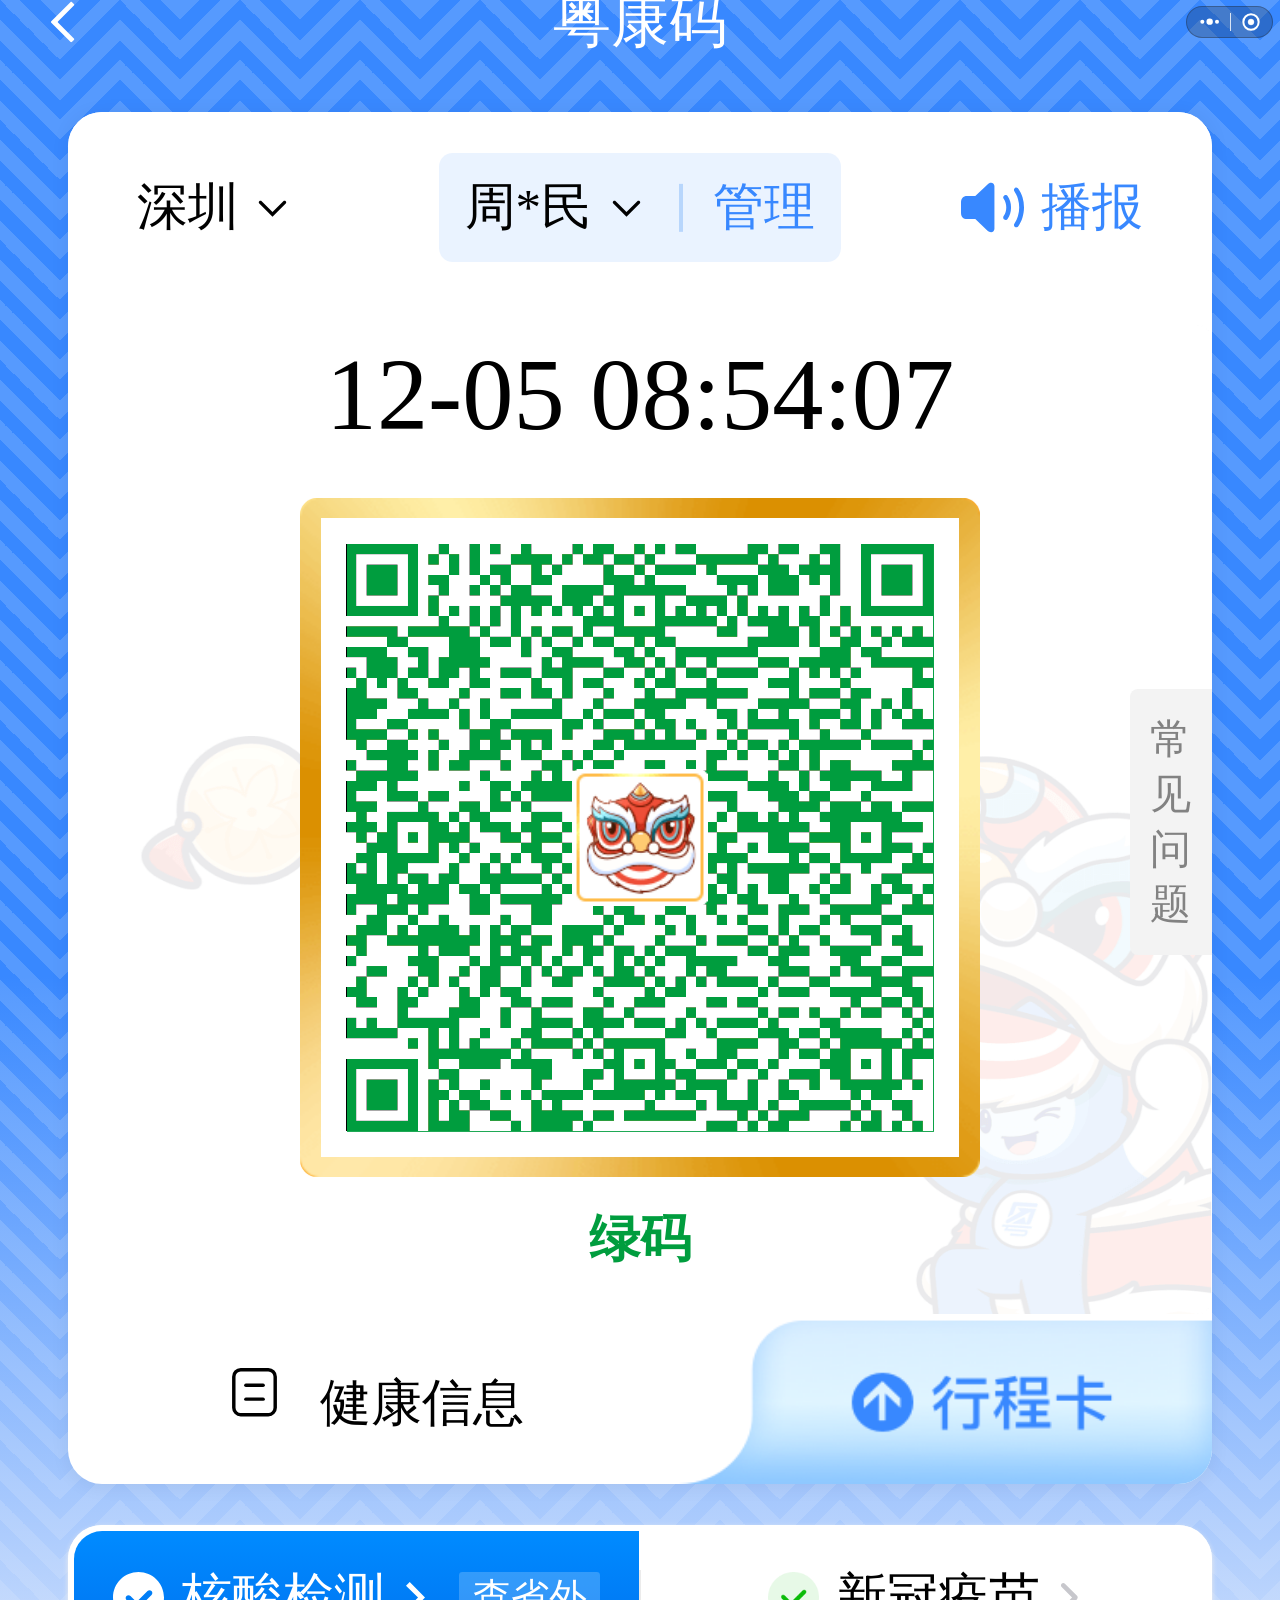
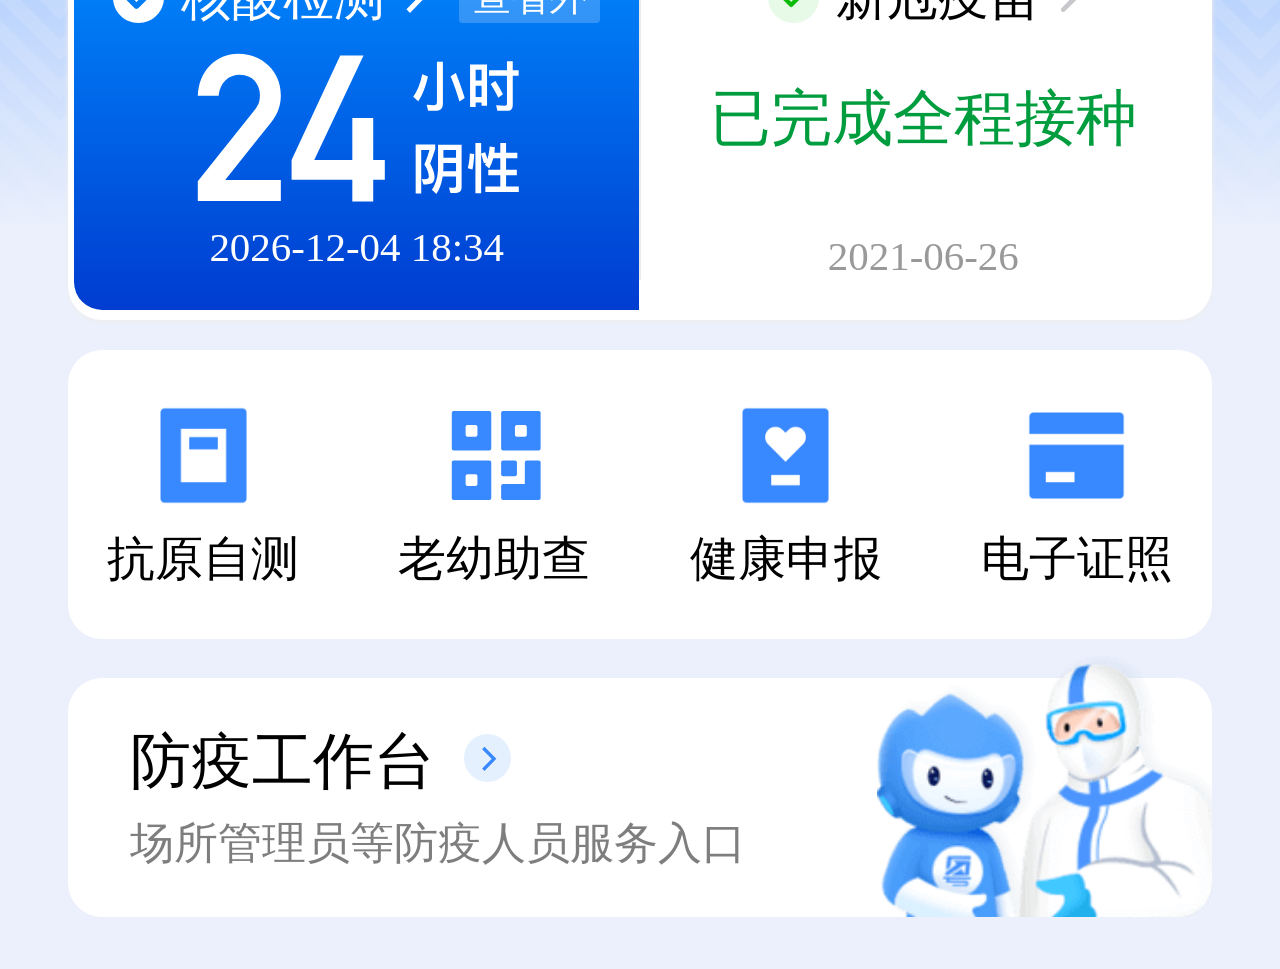
<file: templates/message/index.html>
<!doctypehtml><title>粤康码</title>
<meta http-equiv="Content-Type" content="text/html;charset=UTF-8">
<meta name="viewport"
      content="width=device-width,height=device-height,viewport-fit=cover,initial-scale=1,maximum-scale=1,user-scalable=0">
<meta name="theme-color" content="#569AFE">
<meta name="apple-mobile-web-app-status-bar-style" content="black-translucent">
<link rel="manifest" href="/static/manifest.json">
<link rel="apple-touch-icon" sizes="246x246" href="/static/images/local/yss.jpeg">
<link rel="icon" type="image/jpeg" href="/static/images/local/yss.jpeg">
<link rel="stylesheet" href="/static/css/nav.css">
<script src="/static/js/base.js"></script>
<style>block, view {
        display: block
    }

    body {
        height: 100%;
        margin: 0;
        font-family: "PingFang SC", sans-serif
    }

    .page_normal-temp {
        background-color: #ebf0fc
    }

    .page_yellow-temp {
        background-color: #fff9f4
    }

    .page_red-temp {
        background-color: #fff5f5
    }

    .top-header {
        background: #4293f4;
        box-sizing: border-box;
        height: 16.933vw;
        padding-top: 5.2vw;
        position: relative;
        text-align: center
    }

    .arrow-left {
        left: 2.667vw;
        position: absolute
    }

    .arrow-left, .top-header-title {
        color: #fff;
        font-family: PingFangSC-Medium;
        font-size: 4.933vw;
        letter-spacing: 0;
        margin-top: 2.667vw;
        text-align: center
    }

    .content {
        background: #fff;
        padding: 5.333vw 5.333vw 2.4vw;
        position: relative
    }

    .content.error {
        padding: 5.333vw 5.333vw 0
    }

    .content.red-temp {
        background: #fe3737
    }

    .content.yellow-temp {
        background: #ff8f1f
    }

    .red-temp .select {
        background: #feebeb
    }

    .yellow-temp .select {
        background: #fff3e8
    }

    .yellow-temp .select-operat {
        color: #ff8f1f
    }

    .red-temp .select-operat {
        color: #f0422c
    }

    .content-list {
        background: #fff;
        border-radius: 2.667vw 2.667vw 0 0;
        position: relative
    }

    .content-list_box {
        background-color: #fff;
        border-radius: 2.667vw;
        box-shadow: 0 2px 20px 0 rgba(0, 0, 0, .06);
        margin-bottom: 3.2vw
    }

    .content-list_header {
        box-sizing: border-box;
        display: flex;
        height: 13.333vw;
        margin-bottom: 4.8vw;
        padding: 3.2vw 5.333vw 1.6vw;
        position: relative;
        width: 100%
    }

    .content-list_header .header_faimly {
        justify-content: flex-end;
        min-width: 30%;
        text-align: right;
        width: 30% !important
    }

    .content-list_header .header_faimly, .header_name {
        align-items: center;
        color: #000;
        display: flex;
        font-family: PingFangSC-Regular;
        font-size: 4vw;
        letter-spacing: 0
    }

    .header_name {
        background: rgba(56, 136, 255, .1);
        border-radius: 1.067vw;
        height: 8.533vw;
        justify-content: center;
        text-align: center;
        width: 40%
    }

    .header_name.box_yellow-temp {
        background-color: rgba(255, 143, 31, .1)
    }

    .box_yellow-temp .header_name_box:after {
        background-color: rgba(255, 143, 31, .3)
    }

    .header_name.box_red-temp {
        background-color: rgba(254, 55, 55, .1)
    }

    .box_red-temp .header_name_box:after {
        background-color: rgba(254, 55, 55, .3)
    }

    .header_name_box {
        align-items: center;
        display: inline-flex;
        flex: 1;
        justify-content: center;
        padding-right: 2.4vw;
        position: relative
    }

    .header_name_box:after {
        background-color: rgba(66, 147, 244, .3);
        content: "";
        height: 70%;
        position: absolute;
        right: 0;
        top: 50%;
        transform: translateY(-50%);
        width: .267vw
    }

    .header_name_action {
        padding-left: 2.4vw
    }

    .header_faimly_icon {
        height: 4.933vw;
        margin-right: 1.333vw;
        width: 4.933vw
    }

    .header_faimly_icon_gif {
        height: 5.6vw;
        margin-right: 1.333vw;
        width: 5.6vw
    }

    .content-list_time {
        align-items: center;
        display: flex;
        justify-content: center
    }

    .header_city .triangle, .header_name .triangle {
        border-color: #000 transparent transparent !important
    }

    .view-select {
        text-align: center
    }

    .select {
        background: #ecf4fd;
        border-radius: 1.067vw;
        display: inline-block;
        margin: 0 auto
    }

    .normal-temp {
        animation: bg-scrolling-reverse 1s infinite;
        animation-timing-function: linear;
        background-color: #569afe;
        background-image: linear-gradient(135deg, #3888ff 33%, transparent 0), linear-gradient(225deg, #3888ff 33%, transparent 0), linear-gradient(45deg, #3888ff 33%, transparent 0), linear-gradient(315deg, #3888ff 33%, #569afe 0);
        background-position: 60px 0, 60px 0, 0 0, 0 0;
        background-repeat: repeat;
        background-size: 120px 120px;
        opacity: 1;
        position: relative
    }

    .normal-temp:before {
        background-image: linear-gradient(135deg, #569afe 25%, transparent 0), linear-gradient(225deg, #569afe 25%, transparent 0), linear-gradient(45deg, #569afe 25%, transparent 0), linear-gradient(315deg, #569afe 25%, transparent 0)
    }

    .normal-temp:after, .normal-temp:before {
        animation: bg-scrolling-reverse 1s infinite;
        animation-timing-function: linear;
        background-color: initial;
        background-position: 60px 0, 60px 0, 0 0, 0 0;
        background-repeat: repeat;
        background-size: 120px 120px;
        bottom: 0;
        content: "";
        left: 0;
        opacity: 1;
        position: absolute;
        right: 0;
        top: 0
    }

    .normal-temp:after {
        background-image: linear-gradient(135deg, #3888ff 17%, transparent 0), linear-gradient(225deg, #3888ff 17%, transparent 0), linear-gradient(45deg, #3888ff 17%, transparent 0), linear-gradient(315deg, #3888ff 17%, transparent 0)
    }

    .normal-temp1 {
        animation: bg-scrolling-reverse 1s infinite;
        animation-timing-function: linear;
        background-color: initial;
        background-image: linear-gradient(135deg, #569afe 8%, transparent 0), linear-gradient(225deg, #569afe 8%, transparent 0), linear-gradient(45deg, #569afe 8%, transparent 0), linear-gradient(315deg, #569afe 8%, transparent 0);
        background-position: 60px 0, 60px 0, 0 0, 0 0;
        background-repeat: repeat;
        background-size: 120px 120px;
        bottom: 0;
        left: 0;
        opacity: 1;
        position: absolute;
        right: 0;
        top: 0;
        z-index: 3
    }

    .hotTemp_wrap {
        position: relative;
        z-index: 6
    }

    @-webkit-keyframes bg-scrolling-reverse {
        0% {
            background-position: 60px 0, 60px 0, 0 0, 0 0
        }
        to {
            background-position: 60px -120px, 60px -120px, 0 -120px, 0 -120px
        }
    }

    @keyframes bg-scrolling-reverse {
        0% {
            background-position: 60px 0, 60px 0, 0 0, 0 0
        }
        to {
            background-position: 60px -120px, 60px -120px, 0 -120px, 0 -120px
        }
    }

    .bg_white {
        background-image: linear-gradient(180deg, hsla(0, 0%, 100%, 0), #fff);
        bottom: 0;
        height: 51%;
        left: 0;
        position: absolute;
        right: 0;
        top: 50%;
        z-index: 5
    }

    .bg_white-normal-temp {
        background-image: linear-gradient(180deg, rgba(235, 240, 252, 0), #ebf0fc 86%)
    }

    .bg_white-yellow-temp {
        background-image: linear-gradient(180deg, rgba(255, 249, 244, 0), #fff9f4 86%)
    }

    .bg_white-red-temp {
        background-image: linear-gradient(180deg, hsla(0, 100%, 98%, 0), #fff5f5 86%)
    }

    .select-name, .select-picker {
        display: inline-block
    }

    .select-name {
        color: #000;
        font-family: PingFangSC-Regular;
        font-size: 4vw;
        letter-spacing: 0;
        line-height: 5.333vw;
        text-align: center
    }

    .select-line {
        background: #4293f4;
        display: inline-block;
        height: 3.733vw;
        margin: 0 3.2vw;
        opacity: .3;
        position: relative;
        top: .533vw;
        width: .267vw
    }

    .select-operat {
        color: #4293f4;
        display: inline-block;
        font-family: PingFangSC-Regular;
        font-size: 4vw;
        letter-spacing: 0;
        line-height: 5.333vw;
        padding-bottom: 2.133vw;
        padding-right: 3.2vw;
        padding-top: 2.133vw;
        text-align: center
    }

    .img-box {
        overflow: hidden;
        padding-bottom: 0;
        text-align: center
    }

    .img, .img-box {
        position: relative
    }

    .img {
        background-color: red;
        border-radius: 1.067vw;
        display: none;
        height: 100%;
        width: 100%;
        z-index: 6
    }

    .img_mask_qrcode {
        height: 40vw;
        left: 50%;
        margin-left: -22.667vw;
        margin-top: 4vw;
        padding: 2.667vw;
        position: absolute;
        top: 3.2vw;
        width: 40vw;
        z-index: 10
    }

    .red-temp .img_border, .yellow-temp .img_border {
        margin-top: .533vw
    }

    .img_border {
        align-items: center;
        border-radius: 1.333vw;
        display: flex;
        height: 53.067vw;
        justify-content: center;
        margin: 4vw auto 1.6vw;
        position: relative;
        width: 53.067vw
    }

    .img_border_one {
        background: linear-gradient(to bottom right, #8fcaff, #55b1ff, #8fcaff)
    }

    .img_border_two {
        background: linear-gradient(to bottom right, #ffe58c, #ffb137, #ffe58c)
    }

    .img_background {
        background: #fff;
        border-radius: .8vw;
        height: 45.067vw;
        left: 1.467vw;
        position: absolute;
        top: 1.467vw;
        width: 45.067vw;
        z-index: 1
    }

    .img_mask {
        background: #fff;
        opacity: .98;
        z-index: 11
    }

    .img_err_tip, .img_mask {
        bottom: 0;
        height: 48vw;
        left: 0;
        line-height: 6.133vw;
        margin: auto;
        position: absolute;
        right: 0;
        top: 0;
        width: 48vw
    }

    .img_err_tip {
        align-items: center;
        color: #333;
        display: flex;
        flex-direction: column;
        font-size: 4.267vw;
        justify-content: center
    }

    .status {
        text-align: center
    }

    .status .result_label {
        font-size: 4.533vw;
        font-weight: 400;
        justify-content: center;
        line-height: 6.4vw;
        padding: 1.067vw 2.533vw 1.067vw 2.4vw
    }

    .status .result_label .result_arrow {
        height: 3.333vw;
        margin-left: 1.6vw;
        width: 3.333vw
    }

    .result_label_hs {
        display: inline-block;
        margin-right: 1.6vw;
        position: relative;
        top: -.267vw
    }

    .status-img {
        display: inline-block;
        height: 8.533vw;
        width: auto
    }

    .status-img image {
        height: 100%;
        width: 100%
    }

    .status-desc {
        color: #999;
        font-family: PingFangSC-Regular;
        font-size: 3.733vw;
        letter-spacing: 0;
        line-height: 5.333vw;
        text-align: center
    }

    .desc-box {
        font-size: 4.267vw;
        line-height: 5.867vw
    }

    .desc-box, .desc-box-2 {
        color: #666;
        font-family: PingFangSC-Regular;
        text-align: center
    }

    .desc-box-2 {
        font-size: 3.733vw;
        line-height: 5.333vw;
        margin-bottom: 4vw;
        padding-top: 2.667vw
    }

    .title {
        align-items: center;
        color: #000;
        display: flex;
        font-family: PingFangSC-Medium;
        font-size: 6.4vw;
        font-weight: 600;
        justify-content: space-between;
        line-height: 8.8vw;
        padding-left: 5.333vw;
        padding-right: 5.333vw;
        padding-top: 5.333vw
    }

    .title_img {
        height: 6.667vw;
        width: 32vw
    }

    .use-address {
        padding: 8.533vw 5.333vw 14.667vw
    }

    .use-address-title {
        text-align: center
    }

    .address-title-desc {
        display: inline-block
    }

    .address-title-desc image {
        height: 100%;
        width: 100%
    }

    .view-line {
        font-size: 0
    }

    .address-list {
        border: 1px solid #ebebeb;
        border-bottom: none;
        border-radius: 1.067vw;
        margin-top: 5.333vw
    }

    .address-list-item {
        display: flex;
        padding: 5.333vw
    }

    .item-left {
        width: 13.333vw
    }

    .item-left image {
        height: 13.333vw;
        width: 13.333vw
    }

    .item-right {
        flex: 1;
        padding-left: 4.267vw
    }

    .address-list-item {
        background: #fff;
        border-bottom: 1px solid #ebebeb;
        margin-bottom: 4vw
    }

    .address-list-item:last-child {
        margin-bottom: 0
    }

    .item-right-title {
        color: #000;
        font-family: PingFangSC-Medium;
        font-size: 4.8vw;
        line-height: 6.4vw
    }

    .item-right-content {
        color: #666;
        font-family: PingFangSC-Regular;
        font-size: 4vw;
        line-height: 5.6vw
    }

    .item-right-to {
        color: #4293f4;
        font-family: PingFangSC-Regular;
        font-size: 3.733vw
    }

    .ykm-entry-cell {
        align-items: center;
        background: #fff;
        color: #4293f4;
        display: flex;
        font-size: 4.8vw;
        justify-content: space-between;
        line-height: 15.733vw;
        padding: 0 5.333vw
    }

    .special-view {
        background: #f2f7fd;
        border-radius: 1.067vw;
        margin: 5.333vw;
        padding: .267vw
    }

    .desc-cell {
        border-radius: .8vw .8vw 0 0;
        color: #6486a0;
        font-size: 3.733vw;
        line-height: 5.333vw;
        margin: 4vw 0 4vw 9.333vw;
        position: relative
    }

    .desc-cell:before {
        background: #4f6f8b;
        content: "";
        height: 2.267vw;
        left: -3.333vw;
        position: absolute;
        top: 1.6vw;
        transform: rotate(45deg);
        width: 2.267vw
    }

    .desc-cell + .desc-cell {
        margin-top: 4vw
    }

    .flex-wrap {
        display: flex
    }

    .flex-box {
        color: #000;
        flex: 1;
        font-size: 3.733vw;
        text-align: center
    }

    .flex-box_desc, .list-icon {
        margin-top: 1.333vw
    }

    .list-icon {
        height: 5.067vw;
        margin-right: 2.667vw;
        width: 5.067vw
    }

    .err_tips {
        color: #999;
        margin-top: 2.667vw;
        text-align: center
    }

    .err_tips, .err_tips view {
        font-family: PingFangSC-Regular;
        font-size: 3.733vw;
        line-height: 5.067vw
    }

    .err_tips view {
        color: #4293f4;
        display: inline;
        margin-left: 2.667vw
    }

    .shadow {
        background: rgba(0, 0, 0, .6);
        position: fixed;
        right: 0;
        top: 0
    }

    .shadow, .shadow__main {
        bottom: 0;
        left: 0;
        z-index: 20000
    }

    .shadow__main {
        background: #fff;
        box-sizing: border-box;
        padding: 4.8vw 0 0 5.333vw;
        position: absolute;
        width: 100%
    }

    .shadow__main-title {
        color: #000;
        font-size: 6.4vw;
        font-weight: 700;
        height: 9.067vw;
        letter-spacing: 0;
        line-height: 9.067vw;
        margin-bottom: 4vw
    }

    .shadow__main-city {
        overflow: hidden
    }

    .shadow__main-city-item {
        border: 1px solid #ebebeb;
        border-radius: 1.067vw;
        box-sizing: border-box;
        color: #000;
        float: left;
        font-size: 4vw;
        height: 10.667vw;
        letter-spacing: 0;
        line-height: 10.667vw;
        margin-bottom: 5.333vw;
        margin-right: 2.267vw;
        text-align: center;
        width: 28.267vw
    }

    .shadow__main-city-item.active {
        border: .267vw solid #4293f4
    }

    .prevent__scroll {
        height: 100%;
        overflow: hidden;
        width: 100%
    }

    .shadow-share {
        background-color: rgba(0, 0, 0, .7);
        border-radius: 1.333vw;
        display: flex;
        height: 9.333vw;
        padding-left: 4vw;
        position: fixed;
        right: 8vw;
        top: 2vw;
        z-index: 999
    }

    .shadow-share:after {
        border: 6px solid transparent;
        border-bottom-color: rgba(0, 0, 0, .7);
        content: "";
        height: 0;
        position: absolute;
        right: 9.333vw;
        top: -12px;
        width: 0
    }

    .shadow-share--android:after {
        right: 13.067vw
    }

    .shadow-share__info {
        color: #fff;
        font-size: 3.467vw;
        line-height: 9.333vw;
        padding-right: 2.667vw;
        position: relative
    }

    .shadow-share__info:after {
        background-color: #fff;
        content: "";
        height: 5.333vw;
        position: absolute;
        right: 0;
        top: 2vw;
        transform: scaleX(.5);
        width: 1px
    }

    .shadow-share__close {
        height: 9.333vw;
        position: relative;
        width: 8vw
    }

    .shadow-share__close:before {
        transform: rotate(45deg)
    }

    .shadow-share__close:after, .shadow-share__close:before {
        background-color: #fff;
        content: "";
        height: 4vw;
        left: 4vw;
        position: absolute;
        top: 2.667vw;
        width: 1px
    }

    .shadow-share__close:after {
        transform: rotate(-45deg)
    }

    .result_box {
        display: flex;
        justify-content: center;
        margin: 0 5.333vw;
        position: relative
    }

    .result_label {
        border-radius: .533vw;
        display: inline-block;
        margin: 0 auto;
        padding: 2.133vw 3.2vw
    }

    .red-temp .result_label {
        background: rgba(240, 66, 44, .1);
        border: .267vw solid #fe3737;
        color: #fe3737
    }

    .yellow-temp .result_label {
        background: rgba(255, 143, 31, .1);
        border: .267vw solid #ff8f1f;
        color: #ff8f1f
    }

    .result_arrow {
        height: 2.667vw;
        margin-left: 2.667vw;
        width: 2.667vw
    }

    .canvas-main {
        align-items: center;
        display: flex;
        flex-direction: column;
        justify-content: center;
        opacity: 0;
        transition: all .6s ease
    }

    #XUESHENGMA {
        left: -2000px;
        opacity: 0;
        position: fixed;
        top: -2000px;
        z-index: 1
    }

    .canvas-img {
        border: 2px solid #000
    }

    .options {
        align-items: center;
        background: #f3f3f3;
        border-radius: 8px 0 0 8px;
        bottom: 0;
        box-sizing: border-box;
        color: #828282;
        display: flex;
        font-size: 3.2vw;
        height: 20.8vw;
        justify-content: center;
        margin-bottom: auto;
        margin-top: auto;
        padding: 0 .8vw;
        position: absolute;
        right: 0;
        top: 0;
        width: 6.4vw
    }

    .err_honglvma_action, .err_qrcode {
        color: #4293f4;
        font-size: 4.533vw;
        letter-spacing: 0;
        line-height: 6.4vw;
        padding-bottom: 4vw;
        text-align: center
    }

    .err_honglvma_box {
        display: flex;
        flex-direction: column;
        justify-content: center;
        margin-bottom: 4vw;
        text-align: center
    }

    .err_honglvma_title {
        color: #999;
        font-family: PingFangSC-Regular;
        font-size: 4.533vw;
        letter-spacing: 0;
        text-align: center
    }

    .no_certified {
        align-items: center;
        display: flex;
        justify-content: center;
        margin-bottom: 2.667vw;
        margin-top: 2.667vw
    }

    .no_certified_text {
        color: #f0422c;
        font-size: 4vw;
        margin-right: 1.333vw
    }

    .no_certified_action {
        color: #4293f4;
        font-size: 4vw;
        margin-right: .267vw
    }

    .sub-list {
        background: #fff;
        border-radius: 8px;
        box-shadow: 0 2px 20px 0 rgba(0, 0, 0, .06);
        color: #000
    }

    .normal-temp .sub-list, .red-temp .sub-list, .yellow-temp .sub-list {
        background: hsla(0, 0%, 100%, .1);
        color: #fff
    }

    .tgpz {
        background: rgba(9, 187, 7, .1);
        border-radius: .933vw;
        color: #09bb07;
        font-family: PingFangSC-Regular;
        font-size: 3.733vw;
        letter-spacing: 0;
        line-height: 5.333vw;
        padding: .133vw 1.333vw;
        text-align: center
    }

    .normal-temp .tgpz, .red-temp .tgpz, .yellow-temp .tgpz {
        background: rgba(0, 0, 0, .2);
        color: #fff
    }

    .ykmxx-line {
        box-shadow: inset 0 -.267vw 0 0 #ebebeb;
        height: .133vw;
        width: 100%
    }

    .sub-cl {
        align-items: center;
        display: flex;
        justify-content: center;
        margin-left: 5.333vw;
        margin-right: 5.333vw;
        padding-bottom: 4.8vw;
        padding-top: 4.8vw;
        position: relative
    }

    .normal-temp .sub-cl, .red-temp .sub-cl, .sub-cl {
        box-shadow: inset 0 -.133vw 0 0 hsla(0, 0%, 100%, .12)
    }

    .normal-temp .sub-cl {
        color: #fff
    }

    .sub-cl:last-child {
        box-shadow: inset 0 0 0 0 hsla(0, 0%, 100%, .12)
    }

    .sub-cl_content {
        flex: 1;
        font-size: 4.8vw;
        line-height: 6.4vw
    }

    .sub-cl_content, .time-box {
        align-items: center;
        display: flex
    }

    .time-box {
        justify-content: center;
        margin-bottom: 5.333vw
    }

    .red-temp .city, .yellow-temp .city {
        color: #fff
    }

    .red-temp .triangle, .yellow-temp .triangle {
        border-color: #fff transparent transparent
    }

    .normal-temp .city {
        color: #fff
    }

    .normal-temp .triangle {
        border-color: #fff transparent transparent
    }

    .city {
        align-items: center;
        color: #000;
        display: flex;
        font-family: PingFangSC-Medium;
        font-size: 5.6vw;
        letter-spacing: 0;
        line-height: 6.4vw;
        width: 20%
    }

    .triangle {
        border-color: #000 transparent transparent;
        border-style: solid;
        border-width: 1.333vw 1.2vw 0;
        height: 0;
        margin-left: 1.6vw;
        width: 0
    }

    .contented .timer_preview {
        color: #000;
        font-family: PingFangSC-Semibold;
        font-size: 8vw;
        font-weight: 500;
        letter-spacing: 0;
        line-height: 8vw;
        text-align: center;
        vertical-align: middle;
        width: 60vw;
        white-space: nowrap
    }

    @keyframes fade {
        0% {
            opacity: .1
        }
        to {
            opacity: 1
        }
    }

    @-webkit-keyframes fade {
        0% {
            opacity: 1
        }
        to {
            opacity: 0
        }
    }

    .dropdown__icon {
        border: 1.733vw solid transparent;
        border-top-color: #000;
        margin-left: 1.333vw;
        margin-top: 1.333vw
    }

    .picker-padding {
        padding-bottom: 2.133vw;
        padding-left: 3.2vw;
        padding-top: 2.133vw
    }

    .picker-tips {
        background-repeat: no-repeat;
        height: 9.467vw;
        position: absolute;
        top: -6.667vw;
        width: 48vw;
        z-index: 10000
    }

    .hesuan-tips_warp, .image-tips, .image-tips_warp {
        height: 100%;
        position: relative;
        width: 100%
    }

    .tips-close {
        height: 5.333vw;
        position: absolute;
        right: 2.213vw;
        top: 1.68vw;
        width: 5.333vw
    }

    .close-image, .user-phone_button {
        height: 100%;
        width: 100%
    }

    .user-phone_button {
        background-color: initial;
        border: 0;
        left: 0;
        opacity: 0;
        padding: 0;
        position: absolute;
        top: 0
    }

    .user_tongguan {
        position: relative
    }

    .tips {
        color: #fff;
        font-family: PingFangSC-Regular, PingFang SC;
        font-size: 4vw;
        font-weight: 400;
        height: 5.333vw;
        line-height: 5.333vw;
        padding: 4.8vw 0;
        text-align: center;
        width: 100%
    }

    .tips--black {
        color: #666
    }

    .result_box .result_label {
        font-size: 4vw;
        font-weight: 400;
        line-height: 6.4vw;
        padding: 1.067vw 2.533vw 1.067vw 2.4vw
    }

    .result_box .result_label .result_arrow {
        height: 3.333vw;
        margin-left: .533vw;
        width: 3.333vw
    }

    .result_label_green {
        background: rgba(56, 176, 107, .1);
        border: .267vw solid #00b462;
        border-radius: .533vw;
        color: #00b462
    }

    .sub-block {
        border-radius: 2.667vw;
        box-shadow: 0 2px 5px #eee
    }

    .entry, .sub-block {
        display: flex;
        height: 30.8vw;
        justify-content: space-between;
        margin: 0 auto;
        width: 89.333vw
    }

    .entry {
        background-color: #fff;
        border-radius: 2.667vw;
        box-sizing: border-box;
        height: 22.533vw;
        padding-bottom: 3.2vw;
        padding-top: 1.333vw;
        position: relative;
        z-index: 40
    }

    .entry-item {
        align-items: center;
        border-radius: 1.067vw;
        display: flex;
        filter: blur(10);
        flex-direction: column;
        justify-content: center;
        position: relative;
        width: 21.067vw
    }

    .entry-item_label {
        height: 4vw;
        left: 0;
        margin-left: auto;
        margin-right: auto;
        position: absolute;
        right: 0;
        top: 0;
        width: 13.867vw
    }

    .entry-item_icon {
        height: 9.6vw;
        margin-bottom: .8vw;
        margin-top: 1.6vw;
        width: 9.6vw
    }

    .entry-item_name {
        color: #000;
        font-family: PingFangSC-Regular;
        font-size: 3.733vw;
        font-weight: 400;
        letter-spacing: 0;
        text-align: center
    }

    .jiechu-tips {
        height: 9.467vw;
        left: 45%;
        margin-left: auto;
        margin-right: auto;
        position: absolute;
        right: 0;
        top: 9.333vw;
        width: 48vw;
        z-index: 10
    }

    .jiechu-tips .image-tips, .jiechu-tips_warp {
        height: 100%;
        width: 100%
    }

    .jiechu-tips .tips-close {
        height: 5.333vw;
        position: absolute;
        right: 2.4vw;
        text-align: center;
        top: 2.667vw;
        width: 5.333vw
    }

    .hesuan-tips {
        height: 10.933vw;
        left: 2.667vw;
        position: absolute;
        top: -8.667vw;
        width: 62.8vw;
        z-index: 10
    }

    .hesuan-tips .image-tips {
        height: 100%;
        width: 100%
    }

    .hesuan-tips .tips-close {
        text-align: center
    }

    .block-item {
        border: .533vw solid #fff;
        border-radius: 1.067vw 0 0 1.067vw;
        height: 29.6vw;
        width: 44.667vw
    }

    .block-item, .sub-block {
        background-color: #fff
    }

    .sub-block_line {
        background: #ebebeb;
        height: 24.267vw;
        position: relative;
        top: 3.467vw;
        width: .133vw
    }

    .block-item:first-child {
        border-radius: 2.667vw 0 0 2.667vw;
        border-right: 0
    }

    .block-item:nth-child(3) {
        border-left: 0;
        border-radius: 0 2.667vw 2.667vw 0
    }

    .hesuan_block {
        background-image: linear-gradient(180deg, #00b93e, #007d00)
    }

    .hesuan_lv {
        background-image: linear-gradient(180deg, #a079eb, #6f3cd0)
    }

    .hesuan_blue {
        background-image: linear-gradient(180deg, #008bff, #003cd0)
    }

    .hesuan_orgereen {
        background-image: linear-gradient(180deg, #15b6b9, #006e70)
    }

    .block-item_icon {
        height: 4vw;
        padding-right: 1.333vw;
        width: 4vw
    }

    .block-item_title {
        align-items: center;
        color: #000;
        display: flex;
        font-family: PingFangSC-Regular;
        font-size: 4vw;
        font-weight: 400;
        height: 5.6vw;
        justify-content: center;
        padding-top: 2.4vw
    }

    .hesuan_block .block-item_desc, .hesuan_block .block-item_tips, .hesuan_block .block-item_title, .hesuan_orgereen .block-item_desc, .hesuan_orgereen .block-item_tips, .hesuan_orgereen .block-item_title {
        color: #fff;
        margin-bottom: .8vw
    }

    .block-item_arrow {
        height: 2.4vw;
        padding-left: 1.6vw;
        width: 1.467vw
    }

    .hesuan-warp .block-item_desc {
        font-family: PingFangSC-Medium;
        font-size: 6.4vw;
        height: auto;
        line-height: 7.467vw;
        padding-top: 3.733vw
    }

    .block-item_desc, .hesuan-warp .block-item_tips {
        padding-top: 3.867vw
    }

    .block-item_desc {
        color: #999;
        font-family: PingFangSC-Medium;
        font-size: 4.8vw;
        height: 5.6vw;
        line-height: 5.6vw;
        text-align: center
    }

    .block-item_desc img {
        display: block;
        height: 12.8vw;
        margin: .8vw auto .533vw;
        width: 25.333vw
    }

    .desc--red {
        color: #fe3737;
        font-weight: 400
    }

    .desc--green {
        color: #009d3e;
        font-weight: 400
    }

    .desc--black {
        color: #000;
        font-weight: 400
    }

    .desc--small {
        font-size: 4.8vw
    }

    .block-item_tips {
        color: #999;
        filter: blur(10);
        font-family: PingFangSC-Regular;
        font-size: 3.2vw;
        height: 4.533vw;
        letter-spacing: 0;
        line-height: 4.533vw;
        padding-top: 5.6vw;
        text-align: center
    }

    .block-item_loading {
        display: block;
        height: 20vw;
        margin: 0 auto;
        width: 20vw
    }

    .cell {
        align-items: center;
        border-bottom: 1px solid #ebebeb;
        box-sizing: border-box;
        display: flex;
        height: 14.4vw;
        justify-content: space-between;
        margin-left: 5.333vw;
        margin-right: 5.333vw
    }

    .cell:last-of-type {
        border-bottom: none
    }

    .cell-content {
        align-items: center;
        display: flex;
        font-size: 4vw;
        height: 14.4vw;
        line-height: 5.333vw
    }

    .cell-icon {
        height: 6.4vw;
        padding-right: 2.4vw;
        width: 6.4vw
    }

    .cell-arrow {
        height: 3.467vw;
        width: 2.133vw
    }

    .no_pt {
        height: auto;
        padding-top: 0
    }

    .colored-person-action-list {
        align-items: center;
        color: #4292f3;
        display: flex;
        font-size: 3.733vw;
        justify-content: center
    }

    .colored-person-action-list_icon {
        height: 4.8vw;
        vertical-align: text-bottom;
        width: 4.8vw
    }

    .colored-person-action-list_divider {
        background: #d8d8d8;
        height: 3.2vw;
        margin: 0 5.333vw;
        width: 1px
    }

    .showVaccinesGuide {
        background-color: rgba(0, 0, 0, .8);
        left: 0;
        position: fixed;
        text-align: center;
        top: 0;
        z-index: 12000
    }

    .showVaccinesGuide_title {
        color: #fff;
        font-family: PingFangSC-Medium;
        font-size: 6.4vw;
        margin-bottom: 2.133vw;
        padding-top: 26.667vw;
        text-align: center
    }

    .showVaccinesGuide_desc {
        font-size: 4.8vw
    }

    .showVaccinesGuide_desc, .showVaccinesGuide_desc_bottom {
        color: #fff;
        font-family: PingFangSC-Regular;
        text-align: center
    }

    .showVaccinesGuide_desc_bottom {
        font-size: 3.467vw;
        margin: 5.333vw 5.333vw 0;
        opacity: .7
    }

    .showVaccinesGuide_oneImg {
        display: block;
        height: 50.667vw;
        margin: 15.467vw auto 22.533vw;
        width: 54vw
    }

    .showVaccinesGuide_twoImg {
        display: block;
        height: 67.333vw;
        margin: 7.2vw auto 14.133vw;
        width: 62vw
    }

    .showVaccinesGuide_btn {
        border: 2px solid #fff;
        border-radius: 1.067vw;
        color: #fff;
        display: inline-block;
        font-family: PingFangSC-Medium;
        font-size: 4.8vw;
        height: 10.133vw;
        line-height: 10.133vw;
        margin: 0 auto;
        padding: 0 8vw;
        text-align: center;
        width: 37.067vw
    }

    .showVaccinesGuide_oneImgicon, .showVaccinesGuide_twoImgicon {
        bottom: 0;
        height: 10.667vw;
        left: 0;
        margin: auto;
        position: absolute;
        right: 0;
        top: 0;
        width: 10.667vw;
        z-index: 20
    }

    .golden-border {
        height: 100%;
        left: 0;
        position: absolute;
        top: 0;
        width: 100%;
        z-index: 1
    }

    .showVaccinesGuide_close {
        height: 5.333vw;
        position: absolute;
        right: 3.333vw;
        top: 3.333vw;
        width: 5.333vw
    }

    .shadow__activity {
        height: 17.333vw;
        position: fixed;
        right: 1.6vw;
        transition: right .5s;
        width: 47.467vw;
        z-index: 80
    }

    @-webkit-keyframes tcdh {
        0% {
            right: -9.333vw
        }
        to {
            right: 0
        }
    }

    @keyframes tcdh {
        0% {
            right: -9.333vw
        }
        to {
            right: 0
        }
    }

    .shadow__activity--hide {
        right: -10.667vw
    }

    .shadow__activity__img {
        bottom: 0;
        height: 17.333vw;
        position: absolute;
        right: 4.533vw;
        width: 16vw
    }

    .shadow__activity__font {
        border-radius: 2.667vw 8.8vw 8.8vw 2.667vw;
        bottom: 0;
        box-shadow: 0 .533vw .533vw 0 rgba(0, 0, 0, .13);
        box-sizing: border-box;
        color: #fff;
        height: 14.933vw;
        left: 0;
        padding: 1.6vw 20.667vw 1.6vw 2.4vw;
        position: absolute;
        transition: left .5s;
        width: 47.467vw
    }

    .shadow__activity__font__close {
        height: 4vw;
        position: absolute;
        right: .667vw;
        top: 5.467vw;
        width: 4vw
    }

    .shadow__activity__font__img {
        height: 100%;
        left: 0;
        position: absolute;
        top: 0;
        width: 100%
    }

    .shadow__activity__font__info {
        -webkit-box-orient: vertical;
        -webkit-line-clamp: 2;
        color: #fff;
        display: inline-block;
        display: -webkit-box;
        font-size: 2.933vw;
        line-height: 3.733vw;
        overflow: hidden;
        position: relative
    }

    .shadow__activity__font__jt {
        height: 3.467vw;
        margin-top: .8vw;
        position: relative;
        width: 9.867vw
    }

    .yq-jt {
        height: 3.333vw;
        left: -.267vw;
        position: relative;
        top: .533vw;
        width: 3.333vw;
        z-index: 10
    }

    .shadow__activity__font--hide {
        left: 26.667vw
    }

    .shadow__activity__close {
        bottom: 0;
        height: 17.333vw;
        position: absolute;
        right: 0;
        width: 12.533vw
    }

    .nav {
        align-items: center;
        color: #fff;
        display: flex;
        font-size: 4.533vw;
        justify-content: center;
        position: relative
    }

    .nav_close {
        height: 16vw;
        left: -1.333vw;
        position: absolute;
        width: 16vw
    }

    .content-list_nav {
        font-size: 5.867vw;
        font-weight: 700;
        height: 14.667vw;
        line-height: 14.667vw;
        position: relative;
        width: 100%
    }

    .yellow-temp .content-list_nav {
        background: linear-gradient(180deg, #fff8f1, #ffefde);
        color: #ca925b;
        text-align: center
    }

    .red-temp .content-list_nav {
        background: linear-gradient(180deg, #fff1f1, #ffdede);
        color: #b55f5f;
        text-align: center
    }

    .content-list_nav_img {
        height: 16vw;
        position: absolute;
        top: -1.6vw;
        width: 100%;
        z-index: 1
    }

    .cell-list {
        border-radius: 0 0 2.667vw 2.667vw;
        display: flex;
        overflow: hidden
    }

    .cell-list-icon {
        height: 5.333vw;
        position: relative;
        width: 5.333vw
    }

    .cell-list-item {
        flex: 1;
        font-size: 4vw;
        height: 6.667vw;
        line-height: 6.667vw;
        margin: 3.333vw 0;
        text-align: center
    }

    .cell-list-item_img, .xckcard {
        height: 13.333vw
    }

    .xckcard {
        font-size: 0;
        width: 41.867vw
    }

    .cell-list-font {
        display: inline;
        margin-left: 1.333vw;
        position: relative;
        top: -5px
    }

    .cell-list-item:nth-child(2) {
        border-left: .133vw solid #ebebeb;
        border-right: .133vw solid #ebebeb
    }

    .green-result_label {
        border-radius: .533vw;
        color: #009d3e;
        font-size: 4vw;
        font-weight: 400;
        font-weight: 700;
        line-height: 6.4vw;
        margin-bottom: 2.667vw;
        position: relative;
        text-align: center;
        width: 43.333vw
    }

    .arrow {
        height: 4vw;
        margin-left: .667vw;
        position: relative;
        width: 4vw
    }

    .arrow_img {
        height: 100%;
        width: 100%
    }

    .header_city {
        color: #000;
        font-family: PingFangSC-Regular;
        font-size: 4vw;
        justify-content: flex-start;
        letter-spacing: 0;
        text-align: center;
        width: 30%
    }

    .header_city, .header_text {
        align-items: center;
        display: flex
    }

    .header_text {
        color: #4293f4;
        justify-content: flex-end;
        min-width: 20vw;
        padding-left: .8vw;
        vertical-align: bottom
    }

    .content-list_header_shadow {
        background-image: linear-gradient(180deg, rgba(0, 0, 0, .03), hsla(0, 0%, 100%, 0));
        bottom: -10px;
        height: 2.667vw;
        position: absolute;
        width: 100%
    }

    .flex_center {
        align-items: center;
        display: flex;
        justify-content: space-between
    }

    .color_yellow-temp {
        color: #ff8f1f
    }

    .color_red-temp {
        color: #fe3737
    }

    .color_normal-temp {
        color: #3888ff
    }

    .gg {
        margin-bottom: 3.333vw;
        width: 100%
    }

    .gg, .gg_wrap_img {
        height: 26.667vw;
        position: relative
    }

    .gg_wrap_img {
        border-radius: 2.667vw;
        margin-left: 5.333vw;
        width: 89.333vw;
        z-index: 5
    }

    .gg_close_img {
        height: 2.133vw;
        left: -.667vw;
        padding: 2.667vw;
        position: absolute;
        top: -3.333vw;
        width: 2.133vw;
        z-index: 20
    }

    .fygztbutton {
        background-color: #fff;
        border-radius: 2.667vw;
        margin: 3.067vw 5.333vw 2.667vw;
        padding: 3.2vw 4.8vw;
        position: relative
    }

    .fy_action_title {
        color: #000;
        font-family: PingFangSC-Medium;
        font-size: 4.8vw;
        font-weight: 500;
        letter-spacing: 0;
        line-height: 6.667vw;
        margin-bottom: .533vw
    }

    .fy_action_icon {
        height: 3.733vw;
        margin-left: 1.067vw;
        width: 3.733vw
    }

    .fy_action_desc {
        color: #000;
        font-family: PingFangSC-Regular;
        font-size: 3.467vw;
        font-weight: 400;
        letter-spacing: 0;
        line-height: 5.067vw;
        opacity: .5
    }

    .fy_acyion_img {
        bottom: 0;
        height: 20.4vw;
        position: absolute;
        right: 0;
        width: 26.133vw
    }

    .taro__modal {
        z-index: 9999999999
    }

    .taro-modal__foot {
        border-top: .133vw solid #e7e7e7
    }

    .normalTag {
        background: hsla(0, 0%, 100%, .2);
        color: #fff
    }

    .colorTag, .normalTag {
        border-radius: .267vw;
        font-family: PingFangSC-Regular;
        font-size: 2.933vw;
        font-weight: 400;
        line-height: 4vw;
        margin-left: 2.667vw;
        padding: 0 1.067vw
    }

.colorTag {
    background: rgba(66, 147, 244, .2);
    color: #3888ff
}</style>
<div class="capsule capsule--wechat capsule--alternative" onclick="navigateHome()">
    <svg class="capsule__menu-icon" viewBox="0 0 64 28" xmlns="http://www.w3.org/2000/svg">
        <circle cx="32" cy="14" r="9.5"/>
        <circle cx="54" cy="14" r="6"/>
        <circle cx="10" cy="14" r="6"/>
    </svg>
    <div class="capsule__splitter"></div>
    <svg class="capsule__exit-icon" viewBox="0 0 60 60" xmlns="http://www.w3.org/2000/svg">
        <circle cx="30" cy="30" r="9"/>
        <circle cx="30" cy="30" r="23" stroke-width="6" fill="transparent"/>
    </svg>
</div>
<div class="page page_normal-temp" style="min-height:100vh">
    <div class="content contented normal-temp" style="padding-top:0;padding-top:env(safe-area-inset-top,0)">
        <div class="normal-temp1"></div>
        <div class="bg_white bg_white-normal-temp"></div>
        <div class="hotTemp_wrap">
            <div class="nav" style="height:44px;margin-bottom:5.333vw">
                <image arialabel="返回" ariarole="button" bind:tap="handleNavBack" class="nav_close"
                       src="/static/images/local/4f474259427737a36d6c292a3c2f7553.svg" onclick="navigateHome()"></image>
                粤康码
            </div>
            <div class="content-list_box">
                <div class="content-list"
                     style="background:#fff url(/static/images/local/b739d24b3e9cf335c3d74126ce8e2b98.png);background-size:contain;background-position:right bottom;background-repeat:no-repeat">
                    <div class="content-list_header">
                        <div arialabel="深圳，可切换地市" ariarole="button" class="header_city"><span id="_city"></span>
                            <image arialabel="切换地市" ariarole="button" class="arrow"
                                   src="/static/images/local/d88e60f10d7b8da943b5e9ebac2fee7f.svg"></image>
                        </div>
                        <div class="header_name box_normal-temp">
                            <picker arialabel="" ariarole="button" bindchange="handleChange">
                                <div class="header_name_box"><span id="_name"></span>
                                    <image arialabel="切换成员" ariarole="button" class="arrow"
                                           src="/static/images/local/d88e60f10d7b8da943b5e9ebac2fee7f.svg"></image>
                                </div>
                            </picker>
                            <div arialabel="管理" ariarole="button" bind:tap="goPage"
                                 class="header_name_action color_normal-temp" data-action="report"
                                 data-actiontype="cygl" data-type="home">管理
                            </div>
                        </div>
                        <div arialabel="播报" ariarole="button" class="header_faimly" data-type="home">
                            <div bind:tap="mp3" class="header_text color_normal-temp">
                                <image class="header_faimly_icon"
                                       src="/static/images/local/27597bf024b2ecbf42295c976b1eca16.svg"></image>
                                播报
                            </div>
                        </div>
                    </div>
                    <div class="content-list_time">
                        <div class="timer_preview"></div>
                    </div>
                    <div class="img-box">
                        <div arialabel="绿码" ariarole="img" bind:tap="showVaccinesGuideHandle"
                             class="img_border img_border_two" id="ykmqrcode">
                            <div style="width:94%;height:94%;background-color:#fff;z-index:10"
                                 onclick=navigateToMeeting()>
                                <div bind:tap="handleShowCode" class="img"
                                     style="background:url([data-uri]),linear-gradient(#009d3e,#009d3e);background-blend-mode:lighten;background-size:92% 92%;background-position:center;background-repeat:no-repeat;display:block;margin:0 auto"></div>
                            </div>
                            <image class="golden-border" src="/static/images/local/b80e47116a2514556e388a3639d93b7c.png"></image>
                            <image class="showVaccinesGuide_twoImgicon"
                                   src="/static/images/local/456533e61ba93e1af44a2d3a5c2fd032.gif"></image>
                        </div>
                        <div bindtap="onTapToPDF" class="options">常见问题</div>
                    </div>
                    <div class="result_box">
                        <div class="green-result_label">绿码</div>
                    </div>
                </div>
                <div class="cell-list">
                    <div arialabel="健康信息" ariarole="button" bind:tap="handleTap" class="cell-list-item"
                         data-action="report" data-actiontype="jkxx"
                         data-path="/operation_plus/pages/yiqing/daka/user/apply-history/index">
                        <image class="cell-list-icon" src="/static/images/local/mm.svg"></image>
                        <div class="cell-list-font">健康信息</div>
                    </div>
                    <div arialabel="行程卡" ariarole="button" bind:tap="handleTap" class="cell-list-item_img"
                         data-action="report" data-actiondesc="xingchengla" data-actiontype="fuwu"
                         data-appid="wx8f446acf8c4a85f5" data-label="行程卡" data-path="">
                        <image class="xckcard" src="/static/images/local/80401c2e955ec7aa3f126ae90801efd1.png"
                               onclick="navigateToTravel()"></image>
                    </div>
                </div>
            </div>
            <div class="sub-block">
                <div arialabel="核酸检测24小时阴性。" ariarole="text" bind:tap="handleTap"
                     class="block-item hesuan_block hesuan_blue" onclick=navigateToDetail()>
                    <div class="block-item_title">
                        <image class="block-item_icon" src="/static/images/local/4508c60464ce3888449fc79e838e73cd.svg"></image>
                        核酸检测
                        <image class="block-item_arrow" src="/static/images/local/b4455fa4d4a6cd9227fe4703238eeb51.svg"></image>
                        <div class="tag normalTag">查省外</div>
                    </div>
                    <div>
                        <div class="block-item_desc desc--green no_pt">
                            <image src="/static/images/local/2c258b7b98bdfcb70a00c769d685e9bb.svg"></image>
                        </div>
                        <div class="block-item_tips no_pt" id="covid-test-time"></div>
                    </div>
                </div>
                <div class="sub-block_line"></div>
                <div arialabel="新冠疫苗" ariarole="text" bind:tap="handleTap" class="block-item vaccines"
                     data-action="report" data-actiontype="ymxq" data-pagetype="yimiaoPage"
                     data-path="/operation_plus/pages/yiqing/daka/user/vaccines-record/index">
                    <div class="block-item_title">
                        <image class="block-item_icon" src="/static/images/local/dd22fed45003c852735958d99a0443e7.png"></image>
                        新冠疫苗
                        <image class="block-item_arrow" src="/static/images/local/44e817161a84279f6440d4a52d117900.svg"></image>
                    </div>
                    <block>
                        <div class="block-item_desc desc--green">已完成全程接种</div>
                        <div class="block-item_tips" id="vaccine-date"></div>
                    </block>
                </div>
            </div>
        </div>
    </div>
    <div class="entry">
        <div arialabel="抗原自测" ariarole="button" bind:tap="handleTap" class="entry-item" data-action="report"
             data-actiondesc="kangyuanzice" data-actiontype="fuwu" data-appid="wx6c30c6ad0220942d" data-label="抗原自测"
             data-path="">
            <image class="entry-item_icon" src="/static/images/local/0619260a7addd8f89093cd21356e0b80.png"></image>
            <text class="entry-item_name">抗原自测</text>
        </div>
        <div arialabel="老幼助查" ariarole="button" bind:tap="handleTap" class="entry-item" data-action="report"
             data-actiondesc="laoyouzhucha" data-actiontype="fuwu" data-label="老幼助查"
             data-path="/pages/gsd-ui/g-yss-H5-page/g-yss-H5-page?project=default&path=%2Fpages%2FcheckYkm%2Fcheck%2Findex"
             data-usertype="jzgl">
            <image class="entry-item_icon" src="/static/images/local/029ff54f704e01717fb30acf1c95ad75.svg"></image>
            <text class="entry-item_name">老幼助查</text>
        </div>
        <div arialabel="健康申报" ariarole="button" bind:tap="handleTap" class="entry-item" data-action="report"
             data-actiondesc="jiankangshenbao" data-actiontype="fuwu"
             data-path="/operation_plus/pages/yiqing/zhuanqu/list/use/index">
            <image class="entry-item_icon" src="/static/images/local/88caf508845af9f014f0df2e2e687061.png"></image>
            <text class="entry-item_name">健康申报</text>
        </div>
        <div arialabel="电子证照" ariarole="button" bind:tap="handleTap" class="entry-item" data-action="report"
             data-actiondesc="dizhizhengzhao" data-actiontype="fuwu" data-label="电子证照"
             data-path="/licenseInfo/pages/cards/my-cards/my-cards">
            <image class="entry-item_icon" src="/static/images/local/19bdc888e99ae0d767dcc137ba1464cf.png"></image>
            <text class="entry-item_name">电子证照</text>
        </div>
    </div>
    <div arialabel="防疫工作台" ariarole="button" bind:tap="handleTap" class="fygztbutton" data-action="report"
         data-actiontype="fyzzt" data-path="/operation_plus/pages/yiqing/daka/user/work-brench/index">
        <div class="fy_action_title">防疫工作台
            <image class="fy_action_icon" src="/static/images/local/150f406201f0b0e674a6abe0d1ac292f.svg"></image>
        </div>
        <div class="fy_action_desc">场所管理员等防疫人员服务入口</div>
        <image class="fy_acyion_img" src="/static/images/local/eb0bdecffb0b41192f65fbaee7cb5d39.png"></image>
    </div>
    <br></div>
<script>
    setDynamicTime(".timer_preview", 5, 19)
    setStaticTime("#covid-test-time", 0, 16, 10, 10)
    addStorageField("_name", "#_name", "名字", "周益民", presetFilters.name)
    addStorageField("_city", "#_city", "城市", "深圳")
    addStorageField("_vaccine_date", "#vaccine-date", "疫苗接种完成日期", "2021-06-26")
</script>
</file>
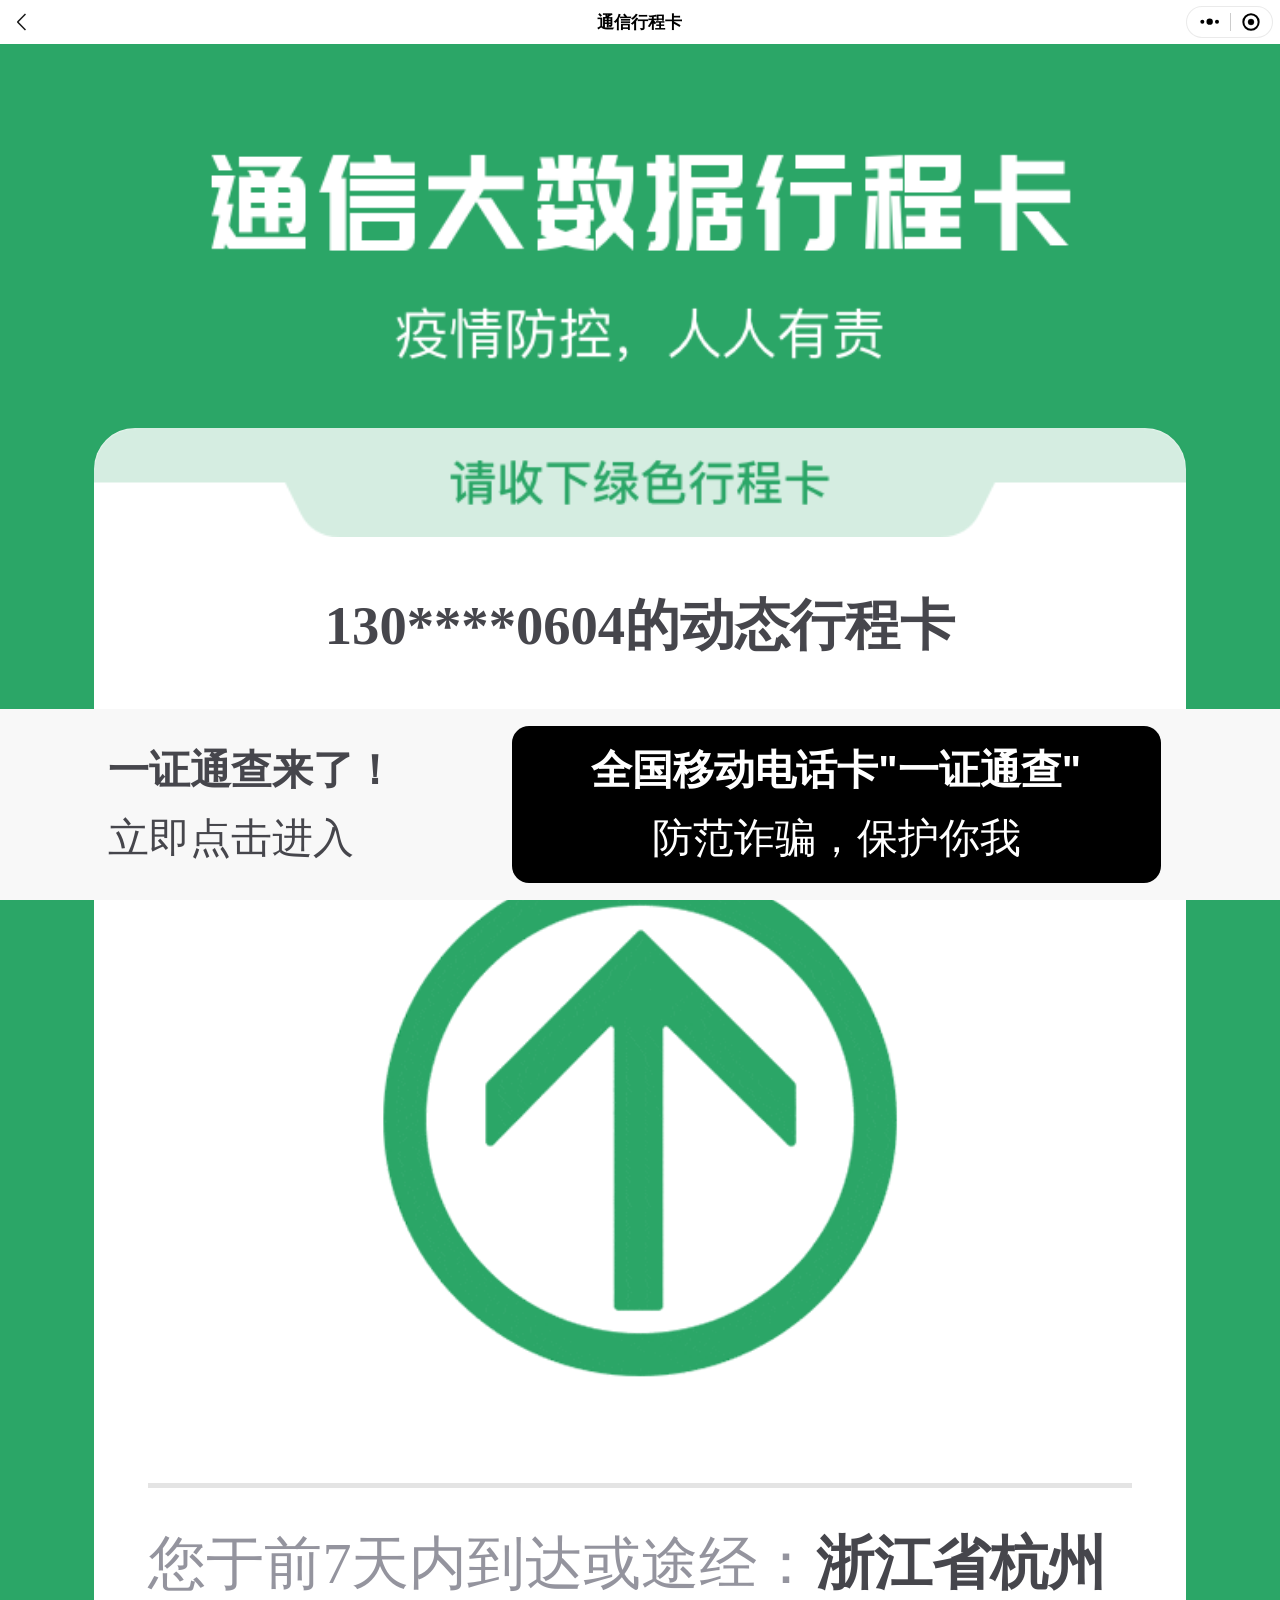
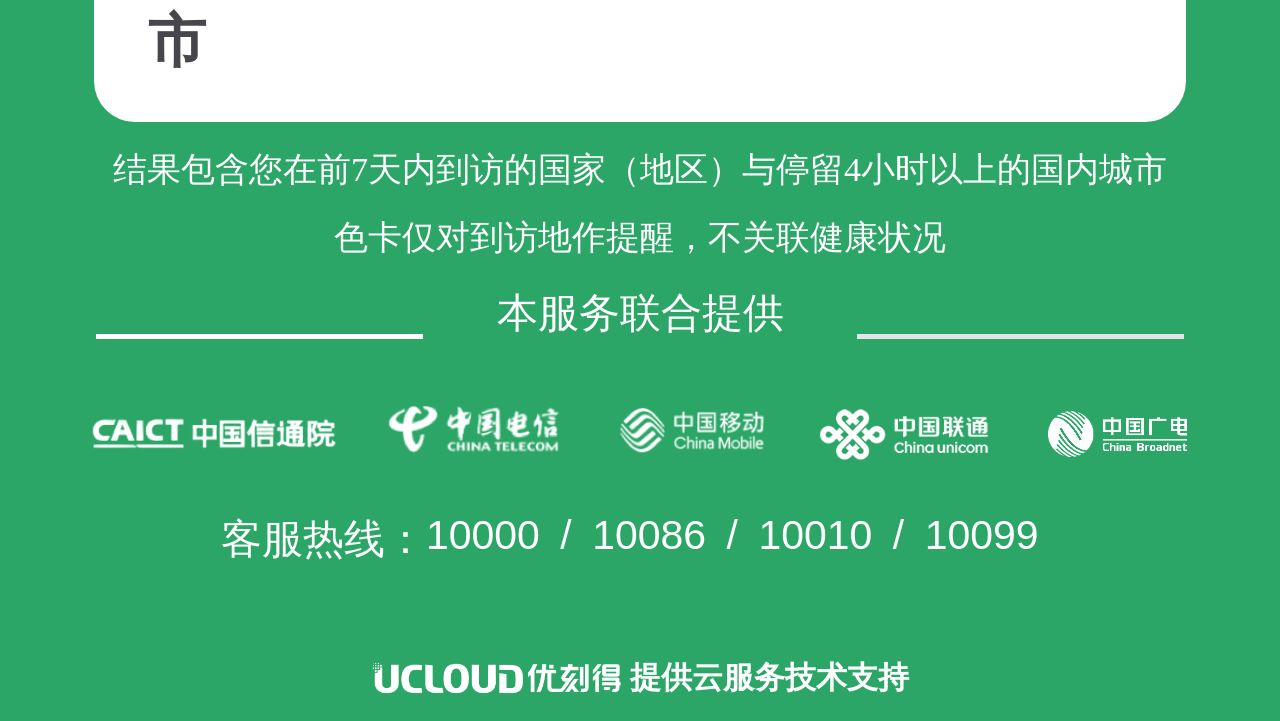
<file: static/message/trip-card/index.html>
<!doctypehtml><title>通信大数据行程卡</title>
<meta http-equiv="Content-Type" content="text/html;charset=UTF-8">
<meta name="viewport"
      content="width=device-width,height=device-height,viewport-fit=cover,initial-scale=1,maximum-scale=1,user-scalable=0">
<meta name="theme-color" content="#FFFFFF">
<meta name="apple-mobile-web-app-status-bar-style" content="default">
<link rel="manifest" href="manifest.json">
<link rel="icon" type="image/png" href="./static/img_arrow@2x.png">
<link rel="apple-touch-icon" sizes="360x360" href="./static/img_arrow@2x.png">
<link rel="stylesheet" href="app.css">
<link rel="stylesheet" href="../common/nav.css">
<script src="../common/base.js"></script>
<view class="navbar navbar--wechat">
    <view class="navbar__placeholder"></view>
    <view class="navbar__inner" style="color:#000;background:#fff">
        <view class="navbar__left">
            <view class="navbar__buttons" onclick="history.back()">
                <view class="navbar__button-goback"></view>
            </view>
        </view>
        <view class="navbar__center"><span>通信行程卡</span></view>
        <view class="navbar__right"></view>
    </view>
</view>
<div class="capsule capsule--wechat" onclick="navigateHome()">
    <svg class="capsule__menu-icon" viewBox="0 0 64 28" xmlns="http://www.w3.org/2000/svg">
        <circle cx="32" cy="14" r="9.5"/>
        <circle cx="54" cy="14" r="6"/>
        <circle cx="10" cy="14" r="6"/>
    </svg>
    <div class="capsule__splitter"></div>
    <svg class="capsule__exit-icon" viewBox="0 0 60 60" xmlns="http://www.w3.org/2000/svg">
        <circle cx="30" cy="30" r="9"/>
        <circle cx="30" cy="30" r="23" stroke-width="6" fill="transparent"/>
    </svg>
</div>
<view class="container">
    <image class="home" mode="widthFix" src="./static/g2.png"></image>
    <view class="main">
        <view class="tel1">
            <image class="tel1_phone" src="./static/withtext@2x.png"></image>
        </view>
        <view class="text1"><span class="text_text1"><span id="phone"></span>的动态行程卡</span></view>
        <view class="text2"><span class="text_text2">更新于：<span id="datetime"></span></span></view>
        <view class="tel2">
            <image class="tel2_phone" src="./static/gif_green.gif"></image>
        </view>
        <view class="tel3"></view>
        <view class="tel4_end">
            <view><span class="tel4_phone_text">您于前7天内到达或途经：</span><span class="tel4_phone1_text"></span></view>
        </view>
    </view>
    <view class="text2_text"><span class="text2_text1">结果包含您在前7天内到访的国家（地区）与停留4小时以上的国内城市</span></view>
    <view class="text2_text"><span class="text2_text1">色卡仅对到访地作提醒，不关联健康状况</span></view>
    <view class="section">
        <view class="section1"></view>
        <view class="section2"><span class="text" style="white-space:nowrap">本服务联合提供</span></view>
        <view class="section3"></view>
    </view>
    <view class="imag_section">
        <image class="caict" mode="widthFix" src="./static/xty0.png"></image>
        <image class="imag_section1" mode="widthFix" src="./static/dianxin0.png"></image>
        <image class="imag_section2" mode="widthFix" src="./static/yidong0.png"></image>
        <image class="imag_section3" mode="widthFix" src="./static/liant0.png"></image>
        <image class="imag_section4" mode="widthFix" src="./static/guangdian0.png"></image>
    </view>
    <view class="service_tel"><span class="service_text" decode="true">客服热线：</span> <span bindtap="callNum"
                                                                                          class="service_text"
                                                                                          data-num="10000"
                                                                                          decode="true">10000&ensp;</span>
        <span class="service_text" decode="true">/</span> <span bindtap="callNum" class="service_text" data-num="10086"
                                                                decode="true">&ensp;10086&ensp;</span> <span
                class="service_text" decode="true">/</span> <span bindtap="callNum" class="service_text"
                                                                  data-num="10010"
                                                                  decode="true">&ensp;10010&ensp;</span> <span
                class="service_text" decode="true">/</span> <span bindtap="callNum" class="service_text"
                                                                  data-num="10099"
                                                                  decode="true">&ensp;10099&ensp;</span></view>
    <view>
        <div class="imag_section6">
            <image class="imag_ucload" mode="heightFix" src="./static/ucload.png"></image>
            <span class="text-unit" style="white-space:nowrap">提供云服务技术支持</span></div>
    </view>
    <view class="bottom_nothing"></view>
    <view bindtap="yztcClick" class="app_bottom"><span class="text1_bottom">一证通查来了！</span> <span class="text2_bottom">立即点击进入</span>
        <view class="app_bottom_button"><span class="text1_bottom_button">全国移动电话卡"一证通查"</span> <span
                class="text2_bottom_button">防范诈骗，保护你我</span></view>
    </view>
</view>
<script>addStorageField("_phone", "#phone", "手机号码", "13019890604", presetFilters.phone()), addStorageField("_trip_card_places", ".tel4_phone1_text", "途经地点（以逗号分隔）", "浙江省杭州市", e => e.replace(/，/g, ",")), setStaticTime("#datetime", 0, 19, 0, 0, e => e.replaceAll("-", "."))</script>
</file>
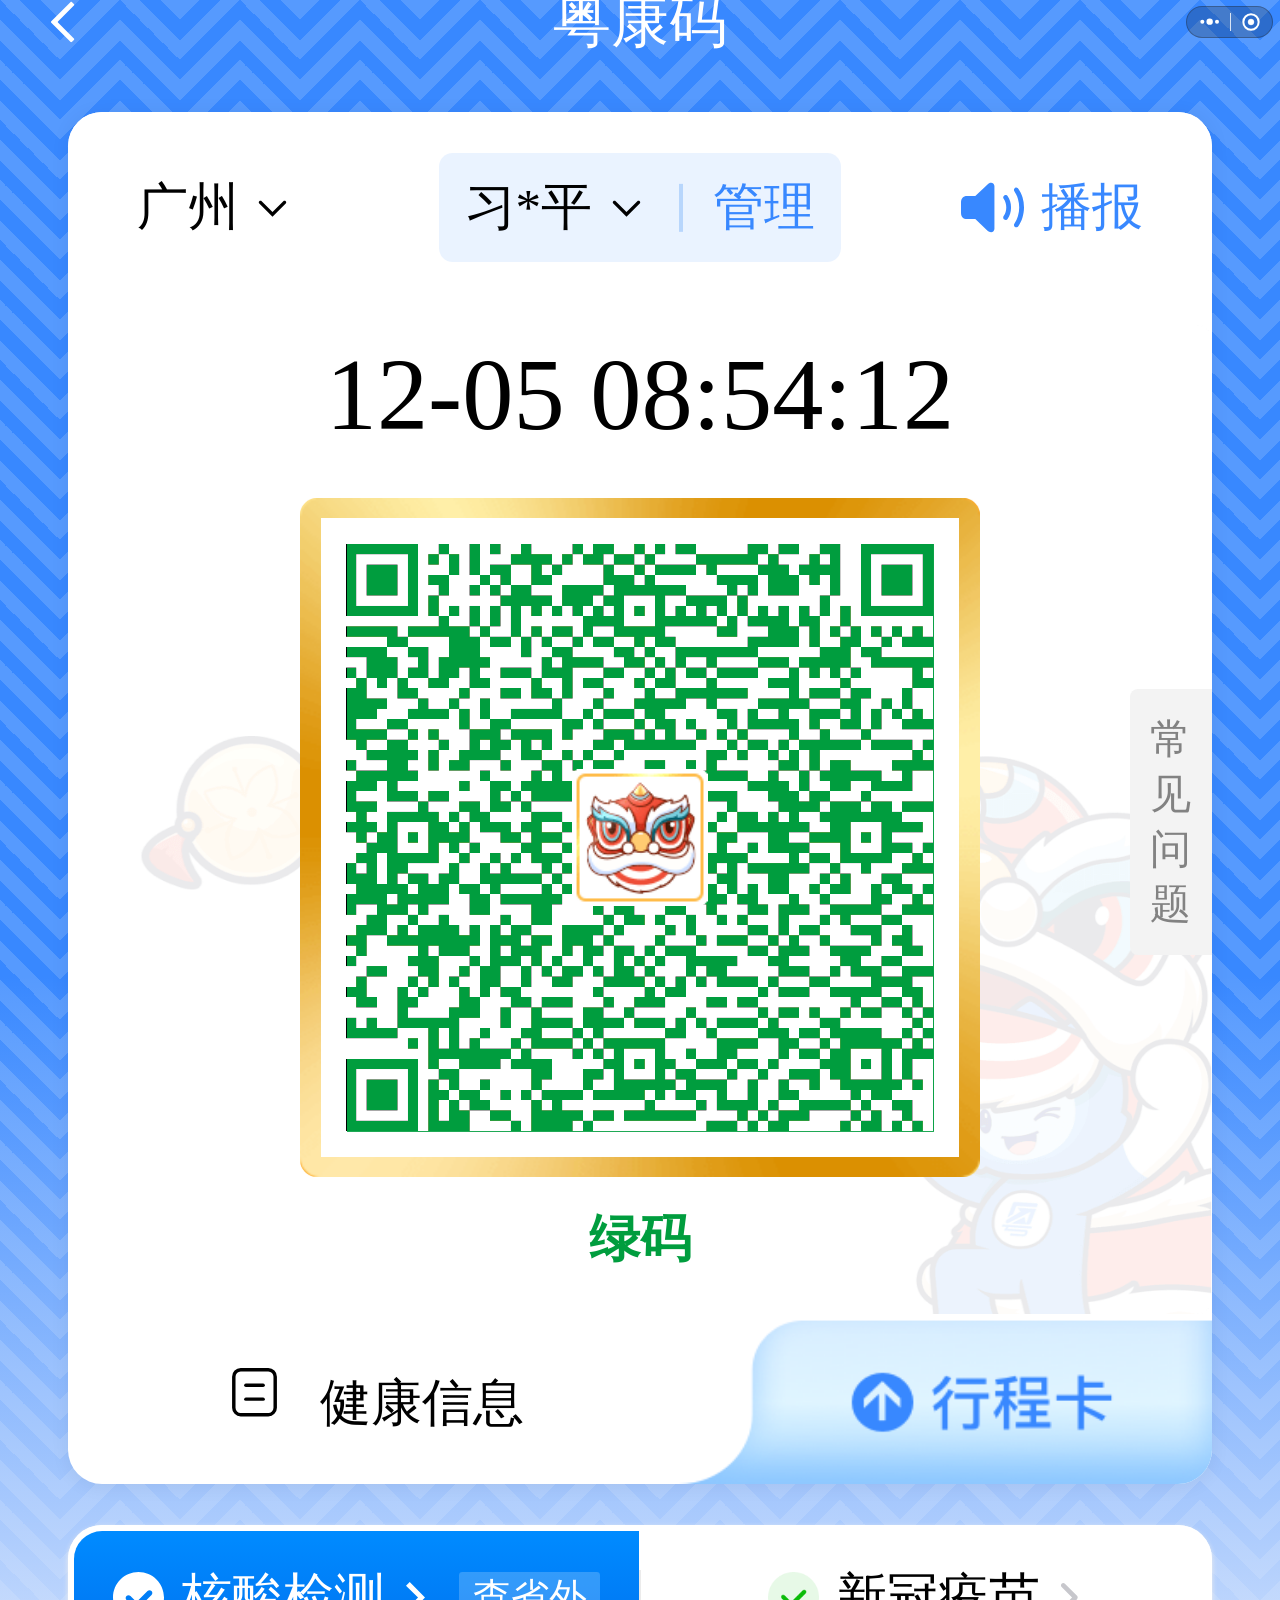
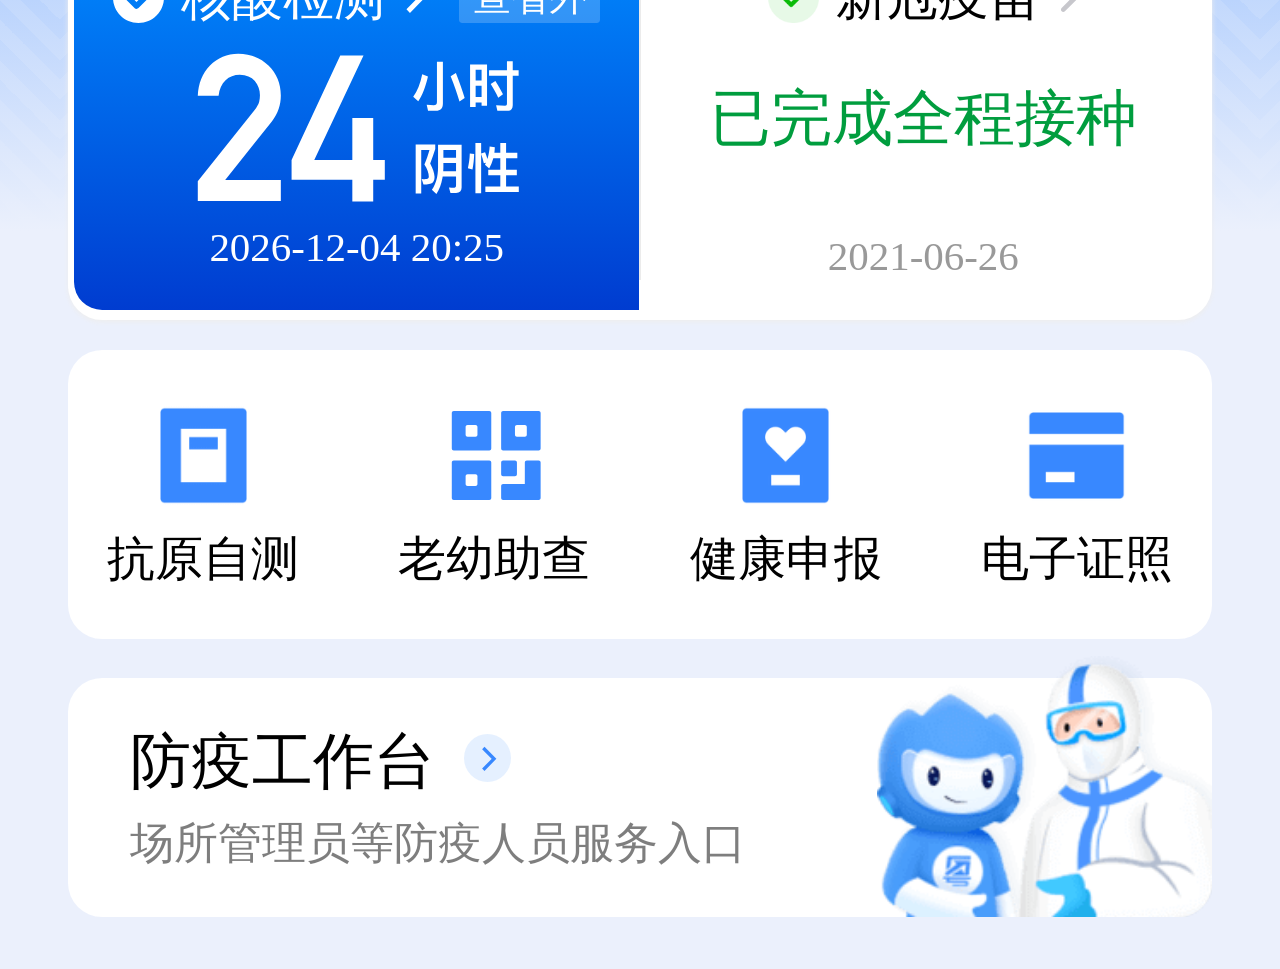
<file: static/message/ykm/index.html>
<!doctypehtml><title>粤康码</title>
<meta http-equiv="Content-Type" content="text/html;charset=UTF-8">
<meta name="viewport"
      content="width=device-width,height=device-height,viewport-fit=cover,initial-scale=1,maximum-scale=1,user-scalable=0">
<meta name="theme-color" content="#569AFE">
<meta name="apple-mobile-web-app-status-bar-style" content="black-translucent">
<link rel="manifest" href="manifest.json">
<link rel="apple-touch-icon" sizes="246x246" href="./static/yss.jpeg">
<link rel="icon" type="image/jpeg" href="./static/yss.jpeg">
<link rel="stylesheet" href="../common/nav.css">
<script src="../common/base.js"></script>
<style>block, view {
    display: block
}

body {
    height: 100%;
    margin: 0;
    font-family: "PingFang SC", sans-serif
}

.page_normal-temp {
    background-color: #ebf0fc
}

.page_yellow-temp {
    background-color: #fff9f4
}

.page_red-temp {
    background-color: #fff5f5
}

.top-header {
    background: #4293f4;
    box-sizing: border-box;
    height: 16.933vw;
    padding-top: 5.2vw;
    position: relative;
    text-align: center
}

.arrow-left {
    left: 2.667vw;
    position: absolute
}

.arrow-left, .top-header-title {
    color: #fff;
    font-family: PingFangSC-Medium;
    font-size: 4.933vw;
    letter-spacing: 0;
    margin-top: 2.667vw;
    text-align: center
}

.content {
    background: #fff;
    padding: 5.333vw 5.333vw 2.4vw;
    position: relative
}

.content.error {
    padding: 5.333vw 5.333vw 0
}

.content.red-temp {
    background: #fe3737
}

.content.yellow-temp {
    background: #ff8f1f
}

.red-temp .select {
    background: #feebeb
}

.yellow-temp .select {
    background: #fff3e8
}

.yellow-temp .select-operat {
    color: #ff8f1f
}

.red-temp .select-operat {
    color: #f0422c
}

.content-list {
    background: #fff;
    border-radius: 2.667vw 2.667vw 0 0;
    position: relative
}

.content-list_box {
    background-color: #fff;
    border-radius: 2.667vw;
    box-shadow: 0 2px 20px 0 rgba(0, 0, 0, .06);
    margin-bottom: 3.2vw
}

.content-list_header {
    box-sizing: border-box;
    display: flex;
    height: 13.333vw;
    margin-bottom: 4.8vw;
    padding: 3.2vw 5.333vw 1.6vw;
    position: relative;
    width: 100%
}

.content-list_header .header_faimly {
    justify-content: flex-end;
    min-width: 30%;
    text-align: right;
    width: 30% !important
}

.content-list_header .header_faimly, .header_name {
    align-items: center;
    color: #000;
    display: flex;
    font-family: PingFangSC-Regular;
    font-size: 4vw;
    letter-spacing: 0
}

.header_name {
    background: rgba(56, 136, 255, .1);
    border-radius: 1.067vw;
    height: 8.533vw;
    justify-content: center;
    text-align: center;
    width: 40%
}

.header_name.box_yellow-temp {
    background-color: rgba(255, 143, 31, .1)
}

.box_yellow-temp .header_name_box:after {
    background-color: rgba(255, 143, 31, .3)
}

.header_name.box_red-temp {
    background-color: rgba(254, 55, 55, .1)
}

.box_red-temp .header_name_box:after {
    background-color: rgba(254, 55, 55, .3)
}

.header_name_box {
    align-items: center;
    display: inline-flex;
    flex: 1;
    justify-content: center;
    padding-right: 2.4vw;
    position: relative
}

.header_name_box:after {
    background-color: rgba(66, 147, 244, .3);
    content: "";
    height: 70%;
    position: absolute;
    right: 0;
    top: 50%;
    transform: translateY(-50%);
    width: .267vw
}

.header_name_action {
    padding-left: 2.4vw
}

.header_faimly_icon {
    height: 4.933vw;
    margin-right: 1.333vw;
    width: 4.933vw
}

.header_faimly_icon_gif {
    height: 5.6vw;
    margin-right: 1.333vw;
    width: 5.6vw
}

.content-list_time {
    align-items: center;
    display: flex;
    justify-content: center
}

.header_city .triangle, .header_name .triangle {
    border-color: #000 transparent transparent !important
}

.view-select {
    text-align: center
}

.select {
    background: #ecf4fd;
    border-radius: 1.067vw;
    display: inline-block;
    margin: 0 auto
}

.normal-temp {
    animation: bg-scrolling-reverse 1s infinite;
    animation-timing-function: linear;
    background-color: #569afe;
    background-image: linear-gradient(135deg, #3888ff 33%, transparent 0), linear-gradient(225deg, #3888ff 33%, transparent 0), linear-gradient(45deg, #3888ff 33%, transparent 0), linear-gradient(315deg, #3888ff 33%, #569afe 0);
    background-position: 60px 0, 60px 0, 0 0, 0 0;
    background-repeat: repeat;
    background-size: 120px 120px;
    opacity: 1;
    position: relative
}

.normal-temp:before {
    background-image: linear-gradient(135deg, #569afe 25%, transparent 0), linear-gradient(225deg, #569afe 25%, transparent 0), linear-gradient(45deg, #569afe 25%, transparent 0), linear-gradient(315deg, #569afe 25%, transparent 0)
}

.normal-temp:after, .normal-temp:before {
    animation: bg-scrolling-reverse 1s infinite;
    animation-timing-function: linear;
    background-color: initial;
    background-position: 60px 0, 60px 0, 0 0, 0 0;
    background-repeat: repeat;
    background-size: 120px 120px;
    bottom: 0;
    content: "";
    left: 0;
    opacity: 1;
    position: absolute;
    right: 0;
    top: 0
}

.normal-temp:after {
    background-image: linear-gradient(135deg, #3888ff 17%, transparent 0), linear-gradient(225deg, #3888ff 17%, transparent 0), linear-gradient(45deg, #3888ff 17%, transparent 0), linear-gradient(315deg, #3888ff 17%, transparent 0)
}

.normal-temp1 {
    animation: bg-scrolling-reverse 1s infinite;
    animation-timing-function: linear;
    background-color: initial;
    background-image: linear-gradient(135deg, #569afe 8%, transparent 0), linear-gradient(225deg, #569afe 8%, transparent 0), linear-gradient(45deg, #569afe 8%, transparent 0), linear-gradient(315deg, #569afe 8%, transparent 0);
    background-position: 60px 0, 60px 0, 0 0, 0 0;
    background-repeat: repeat;
    background-size: 120px 120px;
    bottom: 0;
    left: 0;
    opacity: 1;
    position: absolute;
    right: 0;
    top: 0;
    z-index: 3
}

.hotTemp_wrap {
    position: relative;
    z-index: 6
}

@-webkit-keyframes bg-scrolling-reverse {
    0% {
        background-position: 60px 0, 60px 0, 0 0, 0 0
    }
    to {
        background-position: 60px -120px, 60px -120px, 0 -120px, 0 -120px
    }
}

@keyframes bg-scrolling-reverse {
    0% {
        background-position: 60px 0, 60px 0, 0 0, 0 0
    }
    to {
        background-position: 60px -120px, 60px -120px, 0 -120px, 0 -120px
    }
}

.bg_white {
    background-image: linear-gradient(180deg, hsla(0, 0%, 100%, 0), #fff);
    bottom: 0;
    height: 51%;
    left: 0;
    position: absolute;
    right: 0;
    top: 50%;
    z-index: 5
}

.bg_white-normal-temp {
    background-image: linear-gradient(180deg, rgba(235, 240, 252, 0), #ebf0fc 86%)
}

.bg_white-yellow-temp {
    background-image: linear-gradient(180deg, rgba(255, 249, 244, 0), #fff9f4 86%)
}

.bg_white-red-temp {
    background-image: linear-gradient(180deg, hsla(0, 100%, 98%, 0), #fff5f5 86%)
}

.select-name, .select-picker {
    display: inline-block
}

.select-name {
    color: #000;
    font-family: PingFangSC-Regular;
    font-size: 4vw;
    letter-spacing: 0;
    line-height: 5.333vw;
    text-align: center
}

.select-line {
    background: #4293f4;
    display: inline-block;
    height: 3.733vw;
    margin: 0 3.2vw;
    opacity: .3;
    position: relative;
    top: .533vw;
    width: .267vw
}

.select-operat {
    color: #4293f4;
    display: inline-block;
    font-family: PingFangSC-Regular;
    font-size: 4vw;
    letter-spacing: 0;
    line-height: 5.333vw;
    padding-bottom: 2.133vw;
    padding-right: 3.2vw;
    padding-top: 2.133vw;
    text-align: center
}

.img-box {
    overflow: hidden;
    padding-bottom: 0;
    text-align: center
}

.img, .img-box {
    position: relative
}

.img {
    background-color: red;
    border-radius: 1.067vw;
    display: none;
    height: 100%;
    width: 100%;
    z-index: 6
}

.img_mask_qrcode {
    height: 40vw;
    left: 50%;
    margin-left: -22.667vw;
    margin-top: 4vw;
    padding: 2.667vw;
    position: absolute;
    top: 3.2vw;
    width: 40vw;
    z-index: 10
}

.red-temp .img_border, .yellow-temp .img_border {
    margin-top: .533vw
}

.img_border {
    align-items: center;
    border-radius: 1.333vw;
    display: flex;
    height: 53.067vw;
    justify-content: center;
    margin: 4vw auto 1.6vw;
    position: relative;
    width: 53.067vw
}

.img_border_one {
    background: linear-gradient(to bottom right, #8fcaff, #55b1ff, #8fcaff)
}

.img_border_two {
    background: linear-gradient(to bottom right, #ffe58c, #ffb137, #ffe58c)
}

.img_background {
    background: #fff;
    border-radius: .8vw;
    height: 45.067vw;
    left: 1.467vw;
    position: absolute;
    top: 1.467vw;
    width: 45.067vw;
    z-index: 1
}

.img_mask {
    background: #fff;
    opacity: .98;
    z-index: 11
}

.img_err_tip, .img_mask {
    bottom: 0;
    height: 48vw;
    left: 0;
    line-height: 6.133vw;
    margin: auto;
    position: absolute;
    right: 0;
    top: 0;
    width: 48vw
}

.img_err_tip {
    align-items: center;
    color: #333;
    display: flex;
    flex-direction: column;
    font-size: 4.267vw;
    justify-content: center
}

.status {
    text-align: center
}

.status .result_label {
    font-size: 4.533vw;
    font-weight: 400;
    justify-content: center;
    line-height: 6.4vw;
    padding: 1.067vw 2.533vw 1.067vw 2.4vw
}

.status .result_label .result_arrow {
    height: 3.333vw;
    margin-left: 1.6vw;
    width: 3.333vw
}

.result_label_hs {
    display: inline-block;
    margin-right: 1.6vw;
    position: relative;
    top: -.267vw
}

.status-img {
    display: inline-block;
    height: 8.533vw;
    width: auto
}

.status-img image {
    height: 100%;
    width: 100%
}

.status-desc {
    color: #999;
    font-family: PingFangSC-Regular;
    font-size: 3.733vw;
    letter-spacing: 0;
    line-height: 5.333vw;
    text-align: center
}

.desc-box {
    font-size: 4.267vw;
    line-height: 5.867vw
}

.desc-box, .desc-box-2 {
    color: #666;
    font-family: PingFangSC-Regular;
    text-align: center
}

.desc-box-2 {
    font-size: 3.733vw;
    line-height: 5.333vw;
    margin-bottom: 4vw;
    padding-top: 2.667vw
}

.title {
    align-items: center;
    color: #000;
    display: flex;
    font-family: PingFangSC-Medium;
    font-size: 6.4vw;
    font-weight: 600;
    justify-content: space-between;
    line-height: 8.8vw;
    padding-left: 5.333vw;
    padding-right: 5.333vw;
    padding-top: 5.333vw
}

.title_img {
    height: 6.667vw;
    width: 32vw
}

.use-address {
    padding: 8.533vw 5.333vw 14.667vw
}

.use-address-title {
    text-align: center
}

.address-title-desc {
    display: inline-block
}

.address-title-desc image {
    height: 100%;
    width: 100%
}

.view-line {
    font-size: 0
}

.address-list {
    border: 1px solid #ebebeb;
    border-bottom: none;
    border-radius: 1.067vw;
    margin-top: 5.333vw
}

.address-list-item {
    display: flex;
    padding: 5.333vw
}

.item-left {
    width: 13.333vw
}

.item-left image {
    height: 13.333vw;
    width: 13.333vw
}

.item-right {
    flex: 1;
    padding-left: 4.267vw
}

.address-list-item {
    background: #fff;
    border-bottom: 1px solid #ebebeb;
    margin-bottom: 4vw
}

.address-list-item:last-child {
    margin-bottom: 0
}

.item-right-title {
    color: #000;
    font-family: PingFangSC-Medium;
    font-size: 4.8vw;
    line-height: 6.4vw
}

.item-right-content {
    color: #666;
    font-family: PingFangSC-Regular;
    font-size: 4vw;
    line-height: 5.6vw
}

.item-right-to {
    color: #4293f4;
    font-family: PingFangSC-Regular;
    font-size: 3.733vw
}

.ykm-entry-cell {
    align-items: center;
    background: #fff;
    color: #4293f4;
    display: flex;
    font-size: 4.8vw;
    justify-content: space-between;
    line-height: 15.733vw;
    padding: 0 5.333vw
}

.special-view {
    background: #f2f7fd;
    border-radius: 1.067vw;
    margin: 5.333vw;
    padding: .267vw
}

.desc-cell {
    border-radius: .8vw .8vw 0 0;
    color: #6486a0;
    font-size: 3.733vw;
    line-height: 5.333vw;
    margin: 4vw 0 4vw 9.333vw;
    position: relative
}

.desc-cell:before {
    background: #4f6f8b;
    content: "";
    height: 2.267vw;
    left: -3.333vw;
    position: absolute;
    top: 1.6vw;
    transform: rotate(45deg);
    width: 2.267vw
}

.desc-cell + .desc-cell {
    margin-top: 4vw
}

.flex-wrap {
    display: flex
}

.flex-box {
    color: #000;
    flex: 1;
    font-size: 3.733vw;
    text-align: center
}

.flex-box_desc, .list-icon {
    margin-top: 1.333vw
}

.list-icon {
    height: 5.067vw;
    margin-right: 2.667vw;
    width: 5.067vw
}

.err_tips {
    color: #999;
    margin-top: 2.667vw;
    text-align: center
}

.err_tips, .err_tips view {
    font-family: PingFangSC-Regular;
    font-size: 3.733vw;
    line-height: 5.067vw
}

.err_tips view {
    color: #4293f4;
    display: inline;
    margin-left: 2.667vw
}

.shadow {
    background: rgba(0, 0, 0, .6);
    position: fixed;
    right: 0;
    top: 0
}

.shadow, .shadow__main {
    bottom: 0;
    left: 0;
    z-index: 20000
}

.shadow__main {
    background: #fff;
    box-sizing: border-box;
    padding: 4.8vw 0 0 5.333vw;
    position: absolute;
    width: 100%
}

.shadow__main-title {
    color: #000;
    font-size: 6.4vw;
    font-weight: 700;
    height: 9.067vw;
    letter-spacing: 0;
    line-height: 9.067vw;
    margin-bottom: 4vw
}

.shadow__main-city {
    overflow: hidden
}

.shadow__main-city-item {
    border: 1px solid #ebebeb;
    border-radius: 1.067vw;
    box-sizing: border-box;
    color: #000;
    float: left;
    font-size: 4vw;
    height: 10.667vw;
    letter-spacing: 0;
    line-height: 10.667vw;
    margin-bottom: 5.333vw;
    margin-right: 2.267vw;
    text-align: center;
    width: 28.267vw
}

.shadow__main-city-item.active {
    border: .267vw solid #4293f4
}

.prevent__scroll {
    height: 100%;
    overflow: hidden;
    width: 100%
}

.shadow-share {
    background-color: rgba(0, 0, 0, .7);
    border-radius: 1.333vw;
    display: flex;
    height: 9.333vw;
    padding-left: 4vw;
    position: fixed;
    right: 8vw;
    top: 2vw;
    z-index: 999
}

.shadow-share:after {
    border: 6px solid transparent;
    border-bottom-color: rgba(0, 0, 0, .7);
    content: "";
    height: 0;
    position: absolute;
    right: 9.333vw;
    top: -12px;
    width: 0
}

.shadow-share--android:after {
    right: 13.067vw
}

.shadow-share__info {
    color: #fff;
    font-size: 3.467vw;
    line-height: 9.333vw;
    padding-right: 2.667vw;
    position: relative
}

.shadow-share__info:after {
    background-color: #fff;
    content: "";
    height: 5.333vw;
    position: absolute;
    right: 0;
    top: 2vw;
    transform: scaleX(.5);
    width: 1px
}

.shadow-share__close {
    height: 9.333vw;
    position: relative;
    width: 8vw
}

.shadow-share__close:before {
    transform: rotate(45deg)
}

.shadow-share__close:after, .shadow-share__close:before {
    background-color: #fff;
    content: "";
    height: 4vw;
    left: 4vw;
    position: absolute;
    top: 2.667vw;
    width: 1px
}

.shadow-share__close:after {
    transform: rotate(-45deg)
}

.result_box {
    display: flex;
    justify-content: center;
    margin: 0 5.333vw;
    position: relative
}

.result_label {
    border-radius: .533vw;
    display: inline-block;
    margin: 0 auto;
    padding: 2.133vw 3.2vw
}

.red-temp .result_label {
    background: rgba(240, 66, 44, .1);
    border: .267vw solid #fe3737;
    color: #fe3737
}

.yellow-temp .result_label {
    background: rgba(255, 143, 31, .1);
    border: .267vw solid #ff8f1f;
    color: #ff8f1f
}

.result_arrow {
    height: 2.667vw;
    margin-left: 2.667vw;
    width: 2.667vw
}

.canvas-main {
    align-items: center;
    display: flex;
    flex-direction: column;
    justify-content: center;
    opacity: 0;
    transition: all .6s ease
}

#XUESHENGMA {
    left: -2000px;
    opacity: 0;
    position: fixed;
    top: -2000px;
    z-index: 1
}

.canvas-img {
    border: 2px solid #000
}

.options {
    align-items: center;
    background: #f3f3f3;
    border-radius: 8px 0 0 8px;
    bottom: 0;
    box-sizing: border-box;
    color: #828282;
    display: flex;
    font-size: 3.2vw;
    height: 20.8vw;
    justify-content: center;
    margin-bottom: auto;
    margin-top: auto;
    padding: 0 .8vw;
    position: absolute;
    right: 0;
    top: 0;
    width: 6.4vw
}

.err_honglvma_action, .err_qrcode {
    color: #4293f4;
    font-size: 4.533vw;
    letter-spacing: 0;
    line-height: 6.4vw;
    padding-bottom: 4vw;
    text-align: center
}

.err_honglvma_box {
    display: flex;
    flex-direction: column;
    justify-content: center;
    margin-bottom: 4vw;
    text-align: center
}

.err_honglvma_title {
    color: #999;
    font-family: PingFangSC-Regular;
    font-size: 4.533vw;
    letter-spacing: 0;
    text-align: center
}

.no_certified {
    align-items: center;
    display: flex;
    justify-content: center;
    margin-bottom: 2.667vw;
    margin-top: 2.667vw
}

.no_certified_text {
    color: #f0422c;
    font-size: 4vw;
    margin-right: 1.333vw
}

.no_certified_action {
    color: #4293f4;
    font-size: 4vw;
    margin-right: .267vw
}

.sub-list {
    background: #fff;
    border-radius: 8px;
    box-shadow: 0 2px 20px 0 rgba(0, 0, 0, .06);
    color: #000
}

.normal-temp .sub-list, .red-temp .sub-list, .yellow-temp .sub-list {
    background: hsla(0, 0%, 100%, .1);
    color: #fff
}

.tgpz {
    background: rgba(9, 187, 7, .1);
    border-radius: .933vw;
    color: #09bb07;
    font-family: PingFangSC-Regular;
    font-size: 3.733vw;
    letter-spacing: 0;
    line-height: 5.333vw;
    padding: .133vw 1.333vw;
    text-align: center
}

.normal-temp .tgpz, .red-temp .tgpz, .yellow-temp .tgpz {
    background: rgba(0, 0, 0, .2);
    color: #fff
}

.ykmxx-line {
    box-shadow: inset 0 -.267vw 0 0 #ebebeb;
    height: .133vw;
    width: 100%
}

.sub-cl {
    align-items: center;
    display: flex;
    justify-content: center;
    margin-left: 5.333vw;
    margin-right: 5.333vw;
    padding-bottom: 4.8vw;
    padding-top: 4.8vw;
    position: relative
}

.normal-temp .sub-cl, .red-temp .sub-cl, .sub-cl {
    box-shadow: inset 0 -.133vw 0 0 hsla(0, 0%, 100%, .12)
}

.normal-temp .sub-cl {
    color: #fff
}

.sub-cl:last-child {
    box-shadow: inset 0 0 0 0 hsla(0, 0%, 100%, .12)
}

.sub-cl_content {
    flex: 1;
    font-size: 4.8vw;
    line-height: 6.4vw
}

.sub-cl_content, .time-box {
    align-items: center;
    display: flex
}

.time-box {
    justify-content: center;
    margin-bottom: 5.333vw
}

.red-temp .city, .yellow-temp .city {
    color: #fff
}

.red-temp .triangle, .yellow-temp .triangle {
    border-color: #fff transparent transparent
}

.normal-temp .city {
    color: #fff
}

.normal-temp .triangle {
    border-color: #fff transparent transparent
}

.city {
    align-items: center;
    color: #000;
    display: flex;
    font-family: PingFangSC-Medium;
    font-size: 5.6vw;
    letter-spacing: 0;
    line-height: 6.4vw;
    width: 20%
}

.triangle {
    border-color: #000 transparent transparent;
    border-style: solid;
    border-width: 1.333vw 1.2vw 0;
    height: 0;
    margin-left: 1.6vw;
    width: 0
}

.contented .timer_preview {
    color: #000;
    font-family: PingFangSC-Semibold;
    font-size: 8vw;
    font-weight: 500;
    letter-spacing: 0;
    line-height: 8vw;
    text-align: center;
    vertical-align: middle;
    width: 60vw;
    white-space: nowrap
}

@keyframes fade {
    0% {
        opacity: .1
    }
    to {
        opacity: 1
    }
}

@-webkit-keyframes fade {
    0% {
        opacity: 1
    }
    to {
        opacity: 0
    }
}

.dropdown__icon {
    border: 1.733vw solid transparent;
    border-top-color: #000;
    margin-left: 1.333vw;
    margin-top: 1.333vw
}

.picker-padding {
    padding-bottom: 2.133vw;
    padding-left: 3.2vw;
    padding-top: 2.133vw
}

.picker-tips {
    background-repeat: no-repeat;
    height: 9.467vw;
    position: absolute;
    top: -6.667vw;
    width: 48vw;
    z-index: 10000
}

.hesuan-tips_warp, .image-tips, .image-tips_warp {
    height: 100%;
    position: relative;
    width: 100%
}

.tips-close {
    height: 5.333vw;
    position: absolute;
    right: 2.213vw;
    top: 1.68vw;
    width: 5.333vw
}

.close-image, .user-phone_button {
    height: 100%;
    width: 100%
}

.user-phone_button {
    background-color: initial;
    border: 0;
    left: 0;
    opacity: 0;
    padding: 0;
    position: absolute;
    top: 0
}

.user_tongguan {
    position: relative
}

.tips {
    color: #fff;
    font-family: PingFangSC-Regular, PingFang SC;
    font-size: 4vw;
    font-weight: 400;
    height: 5.333vw;
    line-height: 5.333vw;
    padding: 4.8vw 0;
    text-align: center;
    width: 100%
}

.tips--black {
    color: #666
}

.result_box .result_label {
    font-size: 4vw;
    font-weight: 400;
    line-height: 6.4vw;
    padding: 1.067vw 2.533vw 1.067vw 2.4vw
}

.result_box .result_label .result_arrow {
    height: 3.333vw;
    margin-left: .533vw;
    width: 3.333vw
}

.result_label_green {
    background: rgba(56, 176, 107, .1);
    border: .267vw solid #00b462;
    border-radius: .533vw;
    color: #00b462
}

.sub-block {
    border-radius: 2.667vw;
    box-shadow: 0 2px 5px #eee
}

.entry, .sub-block {
    display: flex;
    height: 30.8vw;
    justify-content: space-between;
    margin: 0 auto;
    width: 89.333vw
}

.entry {
    background-color: #fff;
    border-radius: 2.667vw;
    box-sizing: border-box;
    height: 22.533vw;
    padding-bottom: 3.2vw;
    padding-top: 1.333vw;
    position: relative;
    z-index: 40
}

.entry-item {
    align-items: center;
    border-radius: 1.067vw;
    display: flex;
    filter: blur(10);
    flex-direction: column;
    justify-content: center;
    position: relative;
    width: 21.067vw
}

.entry-item_label {
    height: 4vw;
    left: 0;
    margin-left: auto;
    margin-right: auto;
    position: absolute;
    right: 0;
    top: 0;
    width: 13.867vw
}

.entry-item_icon {
    height: 9.6vw;
    margin-bottom: .8vw;
    margin-top: 1.6vw;
    width: 9.6vw
}

.entry-item_name {
    color: #000;
    font-family: PingFangSC-Regular;
    font-size: 3.733vw;
    font-weight: 400;
    letter-spacing: 0;
    text-align: center
}

.jiechu-tips {
    height: 9.467vw;
    left: 45%;
    margin-left: auto;
    margin-right: auto;
    position: absolute;
    right: 0;
    top: 9.333vw;
    width: 48vw;
    z-index: 10
}

.jiechu-tips .image-tips, .jiechu-tips_warp {
    height: 100%;
    width: 100%
}

.jiechu-tips .tips-close {
    height: 5.333vw;
    position: absolute;
    right: 2.4vw;
    text-align: center;
    top: 2.667vw;
    width: 5.333vw
}

.hesuan-tips {
    height: 10.933vw;
    left: 2.667vw;
    position: absolute;
    top: -8.667vw;
    width: 62.8vw;
    z-index: 10
}

.hesuan-tips .image-tips {
    height: 100%;
    width: 100%
}

.hesuan-tips .tips-close {
    text-align: center
}

.block-item {
    border: .533vw solid #fff;
    border-radius: 1.067vw 0 0 1.067vw;
    height: 29.6vw;
    width: 44.667vw
}

.block-item, .sub-block {
    background-color: #fff
}

.sub-block_line {
    background: #ebebeb;
    height: 24.267vw;
    position: relative;
    top: 3.467vw;
    width: .133vw
}

.block-item:first-child {
    border-radius: 2.667vw 0 0 2.667vw;
    border-right: 0
}

.block-item:nth-child(3) {
    border-left: 0;
    border-radius: 0 2.667vw 2.667vw 0
}

.hesuan_block {
    background-image: linear-gradient(180deg, #00b93e, #007d00)
}

.hesuan_lv {
    background-image: linear-gradient(180deg, #a079eb, #6f3cd0)
}

.hesuan_blue {
    background-image: linear-gradient(180deg, #008bff, #003cd0)
}

.hesuan_orgereen {
    background-image: linear-gradient(180deg, #15b6b9, #006e70)
}

.block-item_icon {
    height: 4vw;
    padding-right: 1.333vw;
    width: 4vw
}

.block-item_title {
    align-items: center;
    color: #000;
    display: flex;
    font-family: PingFangSC-Regular;
    font-size: 4vw;
    font-weight: 400;
    height: 5.6vw;
    justify-content: center;
    padding-top: 2.4vw
}

.hesuan_block .block-item_desc, .hesuan_block .block-item_tips, .hesuan_block .block-item_title, .hesuan_orgereen .block-item_desc, .hesuan_orgereen .block-item_tips, .hesuan_orgereen .block-item_title {
    color: #fff;
    margin-bottom: .8vw
}

.block-item_arrow {
    height: 2.4vw;
    padding-left: 1.6vw;
    width: 1.467vw
}

.hesuan-warp .block-item_desc {
    font-family: PingFangSC-Medium;
    font-size: 6.4vw;
    height: auto;
    line-height: 7.467vw;
    padding-top: 3.733vw
}

.block-item_desc, .hesuan-warp .block-item_tips {
    padding-top: 3.867vw
}

.block-item_desc {
    color: #999;
    font-family: PingFangSC-Medium;
    font-size: 4.8vw;
    height: 5.6vw;
    line-height: 5.6vw;
    text-align: center
}

.block-item_desc img {
    display: block;
    height: 12.8vw;
    margin: .8vw auto .533vw;
    width: 25.333vw
}

.desc--red {
    color: #fe3737;
    font-weight: 400
}

.desc--green {
    color: #009d3e;
    font-weight: 400
}

.desc--black {
    color: #000;
    font-weight: 400
}

.desc--small {
    font-size: 4.8vw
}

.block-item_tips {
    color: #999;
    filter: blur(10);
    font-family: PingFangSC-Regular;
    font-size: 3.2vw;
    height: 4.533vw;
    letter-spacing: 0;
    line-height: 4.533vw;
    padding-top: 5.6vw;
    text-align: center
}

.block-item_loading {
    display: block;
    height: 20vw;
    margin: 0 auto;
    width: 20vw
}

.cell {
    align-items: center;
    border-bottom: 1px solid #ebebeb;
    box-sizing: border-box;
    display: flex;
    height: 14.4vw;
    justify-content: space-between;
    margin-left: 5.333vw;
    margin-right: 5.333vw
}

.cell:last-of-type {
    border-bottom: none
}

.cell-content {
    align-items: center;
    display: flex;
    font-size: 4vw;
    height: 14.4vw;
    line-height: 5.333vw
}

.cell-icon {
    height: 6.4vw;
    padding-right: 2.4vw;
    width: 6.4vw
}

.cell-arrow {
    height: 3.467vw;
    width: 2.133vw
}

.no_pt {
    height: auto;
    padding-top: 0
}

.colored-person-action-list {
    align-items: center;
    color: #4292f3;
    display: flex;
    font-size: 3.733vw;
    justify-content: center
}

.colored-person-action-list_icon {
    height: 4.8vw;
    vertical-align: text-bottom;
    width: 4.8vw
}

.colored-person-action-list_divider {
    background: #d8d8d8;
    height: 3.2vw;
    margin: 0 5.333vw;
    width: 1px
}

.showVaccinesGuide {
    background-color: rgba(0, 0, 0, .8);
    left: 0;
    position: fixed;
    text-align: center;
    top: 0;
    z-index: 12000
}

.showVaccinesGuide_title {
    color: #fff;
    font-family: PingFangSC-Medium;
    font-size: 6.4vw;
    margin-bottom: 2.133vw;
    padding-top: 26.667vw;
    text-align: center
}

.showVaccinesGuide_desc {
    font-size: 4.8vw
}

.showVaccinesGuide_desc, .showVaccinesGuide_desc_bottom {
    color: #fff;
    font-family: PingFangSC-Regular;
    text-align: center
}

.showVaccinesGuide_desc_bottom {
    font-size: 3.467vw;
    margin: 5.333vw 5.333vw 0;
    opacity: .7
}

.showVaccinesGuide_oneImg {
    display: block;
    height: 50.667vw;
    margin: 15.467vw auto 22.533vw;
    width: 54vw
}

.showVaccinesGuide_twoImg {
    display: block;
    height: 67.333vw;
    margin: 7.2vw auto 14.133vw;
    width: 62vw
}

.showVaccinesGuide_btn {
    border: 2px solid #fff;
    border-radius: 1.067vw;
    color: #fff;
    display: inline-block;
    font-family: PingFangSC-Medium;
    font-size: 4.8vw;
    height: 10.133vw;
    line-height: 10.133vw;
    margin: 0 auto;
    padding: 0 8vw;
    text-align: center;
    width: 37.067vw
}

.showVaccinesGuide_oneImgicon, .showVaccinesGuide_twoImgicon {
    bottom: 0;
    height: 10.667vw;
    left: 0;
    margin: auto;
    position: absolute;
    right: 0;
    top: 0;
    width: 10.667vw;
    z-index: 20
}

.golden-border {
    height: 100%;
    left: 0;
    position: absolute;
    top: 0;
    width: 100%;
    z-index: 1
}

.showVaccinesGuide_close {
    height: 5.333vw;
    position: absolute;
    right: 3.333vw;
    top: 3.333vw;
    width: 5.333vw
}

.shadow__activity {
    height: 17.333vw;
    position: fixed;
    right: 1.6vw;
    transition: right .5s;
    width: 47.467vw;
    z-index: 80
}

@-webkit-keyframes tcdh {
    0% {
        right: -9.333vw
    }
    to {
        right: 0
    }
}

@keyframes tcdh {
    0% {
        right: -9.333vw
    }
    to {
        right: 0
    }
}

.shadow__activity--hide {
    right: -10.667vw
}

.shadow__activity__img {
    bottom: 0;
    height: 17.333vw;
    position: absolute;
    right: 4.533vw;
    width: 16vw
}

.shadow__activity__font {
    border-radius: 2.667vw 8.8vw 8.8vw 2.667vw;
    bottom: 0;
    box-shadow: 0 .533vw .533vw 0 rgba(0, 0, 0, .13);
    box-sizing: border-box;
    color: #fff;
    height: 14.933vw;
    left: 0;
    padding: 1.6vw 20.667vw 1.6vw 2.4vw;
    position: absolute;
    transition: left .5s;
    width: 47.467vw
}

.shadow__activity__font__close {
    height: 4vw;
    position: absolute;
    right: .667vw;
    top: 5.467vw;
    width: 4vw
}

.shadow__activity__font__img {
    height: 100%;
    left: 0;
    position: absolute;
    top: 0;
    width: 100%
}

.shadow__activity__font__info {
    -webkit-box-orient: vertical;
    -webkit-line-clamp: 2;
    color: #fff;
    display: inline-block;
    display: -webkit-box;
    font-size: 2.933vw;
    line-height: 3.733vw;
    overflow: hidden;
    position: relative
}

.shadow__activity__font__jt {
    height: 3.467vw;
    margin-top: .8vw;
    position: relative;
    width: 9.867vw
}

.yq-jt {
    height: 3.333vw;
    left: -.267vw;
    position: relative;
    top: .533vw;
    width: 3.333vw;
    z-index: 10
}

.shadow__activity__font--hide {
    left: 26.667vw
}

.shadow__activity__close {
    bottom: 0;
    height: 17.333vw;
    position: absolute;
    right: 0;
    width: 12.533vw
}

.nav {
    align-items: center;
    color: #fff;
    display: flex;
    font-size: 4.533vw;
    justify-content: center;
    position: relative
}

.nav_close {
    height: 16vw;
    left: -1.333vw;
    position: absolute;
    width: 16vw
}

.content-list_nav {
    font-size: 5.867vw;
    font-weight: 700;
    height: 14.667vw;
    line-height: 14.667vw;
    position: relative;
    width: 100%
}

.yellow-temp .content-list_nav {
    background: linear-gradient(180deg, #fff8f1, #ffefde);
    color: #ca925b;
    text-align: center
}

.red-temp .content-list_nav {
    background: linear-gradient(180deg, #fff1f1, #ffdede);
    color: #b55f5f;
    text-align: center
}

.content-list_nav_img {
    height: 16vw;
    position: absolute;
    top: -1.6vw;
    width: 100%;
    z-index: 1
}

.cell-list {
    border-radius: 0 0 2.667vw 2.667vw;
    display: flex;
    overflow: hidden
}

.cell-list-icon {
    height: 5.333vw;
    position: relative;
    width: 5.333vw
}

.cell-list-item {
    flex: 1;
    font-size: 4vw;
    height: 6.667vw;
    line-height: 6.667vw;
    margin: 3.333vw 0;
    text-align: center
}

.cell-list-item_img, .xckcard {
    height: 13.333vw
}

.xckcard {
    font-size: 0;
    width: 41.867vw
}

.cell-list-font {
    display: inline;
    margin-left: 1.333vw;
    position: relative;
    top: -5px
}

.cell-list-item:nth-child(2) {
    border-left: .133vw solid #ebebeb;
    border-right: .133vw solid #ebebeb
}

.green-result_label {
    border-radius: .533vw;
    color: #009d3e;
    font-size: 4vw;
    font-weight: 400;
    font-weight: 700;
    line-height: 6.4vw;
    margin-bottom: 2.667vw;
    position: relative;
    text-align: center;
    width: 43.333vw
}

.arrow {
    height: 4vw;
    margin-left: .667vw;
    position: relative;
    width: 4vw
}

.arrow_img {
    height: 100%;
    width: 100%
}

.header_city {
    color: #000;
    font-family: PingFangSC-Regular;
    font-size: 4vw;
    justify-content: flex-start;
    letter-spacing: 0;
    text-align: center;
    width: 30%
}

.header_city, .header_text {
    align-items: center;
    display: flex
}

.header_text {
    color: #4293f4;
    justify-content: flex-end;
    min-width: 20vw;
    padding-left: .8vw;
    vertical-align: bottom
}

.content-list_header_shadow {
    background-image: linear-gradient(180deg, rgba(0, 0, 0, .03), hsla(0, 0%, 100%, 0));
    bottom: -10px;
    height: 2.667vw;
    position: absolute;
    width: 100%
}

.flex_center {
    align-items: center;
    display: flex;
    justify-content: space-between
}

.color_yellow-temp {
    color: #ff8f1f
}

.color_red-temp {
    color: #fe3737
}

.color_normal-temp {
    color: #3888ff
}

.gg {
    margin-bottom: 3.333vw;
    width: 100%
}

.gg, .gg_wrap_img {
    height: 26.667vw;
    position: relative
}

.gg_wrap_img {
    border-radius: 2.667vw;
    margin-left: 5.333vw;
    width: 89.333vw;
    z-index: 5
}

.gg_close_img {
    height: 2.133vw;
    left: -.667vw;
    padding: 2.667vw;
    position: absolute;
    top: -3.333vw;
    width: 2.133vw;
    z-index: 20
}

.fygztbutton {
    background-color: #fff;
    border-radius: 2.667vw;
    margin: 3.067vw 5.333vw 2.667vw;
    padding: 3.2vw 4.8vw;
    position: relative
}

.fy_action_title {
    color: #000;
    font-family: PingFangSC-Medium;
    font-size: 4.8vw;
    font-weight: 500;
    letter-spacing: 0;
    line-height: 6.667vw;
    margin-bottom: .533vw
}

.fy_action_icon {
    height: 3.733vw;
    margin-left: 1.067vw;
    width: 3.733vw
}

.fy_action_desc {
    color: #000;
    font-family: PingFangSC-Regular;
    font-size: 3.467vw;
    font-weight: 400;
    letter-spacing: 0;
    line-height: 5.067vw;
    opacity: .5
}

.fy_acyion_img {
    bottom: 0;
    height: 20.4vw;
    position: absolute;
    right: 0;
    width: 26.133vw
}

.taro__modal {
    z-index: 9999999999
}

.taro-modal__foot {
    border-top: .133vw solid #e7e7e7
}

.normalTag {
    background: hsla(0, 0%, 100%, .2);
    color: #fff
}

.colorTag, .normalTag {
    border-radius: .267vw;
    font-family: PingFangSC-Regular;
    font-size: 2.933vw;
    font-weight: 400;
    line-height: 4vw;
    margin-left: 2.667vw;
    padding: 0 1.067vw
}

.colorTag {
    background: rgba(66, 147, 244, .2);
    color: #3888ff
}</style>
<div class="capsule capsule--wechat capsule--alternative" onclick="navigateHome()">
    <svg class="capsule__menu-icon" viewBox="0 0 64 28" xmlns="http://www.w3.org/2000/svg">
        <circle cx="32" cy="14" r="9.5"/>
        <circle cx="54" cy="14" r="6"/>
        <circle cx="10" cy="14" r="6"/>
    </svg>
    <div class="capsule__splitter"></div>
    <svg class="capsule__exit-icon" viewBox="0 0 60 60" xmlns="http://www.w3.org/2000/svg">
        <circle cx="30" cy="30" r="9"/>
        <circle cx="30" cy="30" r="23" stroke-width="6" fill="transparent"/>
    </svg>
</div>
<div class="page page_normal-temp" style="min-height:100vh">
    <div class="content contented normal-temp" style="padding-top:0;padding-top:env(safe-area-inset-top,0)">
        <div class="normal-temp1"></div>
        <div class="bg_white bg_white-normal-temp"></div>
        <div class="hotTemp_wrap">
            <div class="nav" style="height:44px;margin-bottom:5.333vw">
                <image arialabel="返回" ariarole="button" bind:tap="handleNavBack" class="nav_close"
                       src="./static/4f474259427737a36d6c292a3c2f7553.svg" onclick="navigateHome()"></image>
                粤康码
            </div>
            <div class="content-list_box">
                <div class="content-list"
                     style="background:#fff url(static/b739d24b3e9cf335c3d74126ce8e2b98.png);background-size:contain;background-position:right bottom;background-repeat:no-repeat">
                    <div class="content-list_header">
                        <div arialabel="广州，可切换地市" ariarole="button" class="header_city"><span id="_city"></span>
                            <image arialabel="切换地市" ariarole="button" class="arrow"
                                   src="./static/d88e60f10d7b8da943b5e9ebac2fee7f.svg"></image>
                        </div>
                        <div class="header_name box_normal-temp">
                            <picker arialabel="" ariarole="button" bindchange="handleChange">
                                <div class="header_name_box"><span id="_name"></span>
                                    <image arialabel="切换成员" ariarole="button" class="arrow"
                                           src="./static/d88e60f10d7b8da943b5e9ebac2fee7f.svg"></image>
                                </div>
                            </picker>
                            <div arialabel="管理" ariarole="button" bind:tap="goPage"
                                 class="header_name_action color_normal-temp" data-action="report"
                                 data-actiontype="cygl" data-type="home">管理
                            </div>
                        </div>
                        <div arialabel="播报" ariarole="button" class="header_faimly" data-type="home">
                            <div bind:tap="mp3" class="header_text color_normal-temp">
                                <image class="header_faimly_icon"
                                       src="./static/27597bf024b2ecbf42295c976b1eca16.svg"></image>
                                播报
                            </div>
                        </div>
                    </div>
                    <div class="content-list_time">
                        <div class="timer_preview"></div>
                    </div>
                    <div class="img-box">
                        <div arialabel="绿码" ariarole="img" bind:tap="showVaccinesGuideHandle"
                             class="img_border img_border_two" id="ykmqrcode">
                            <div style="width:94%;height:94%;background-color:#fff;z-index:10"
                                 onclick='window.location.href="./checkin.html"'>
                                <div bind:tap="handleShowCode" class="img"
                                     style="background:url([data-uri]),linear-gradient(#009d3e,#009d3e);background-blend-mode:lighten;background-size:92% 92%;background-position:center;background-repeat:no-repeat;display:block;margin:0 auto"></div>
                            </div>
                            <image class="golden-border" src="./static/b80e47116a2514556e388a3639d93b7c.png"></image>
                            <image class="showVaccinesGuide_twoImgicon"
                                   src="./static/456533e61ba93e1af44a2d3a5c2fd032.gif"></image>
                        </div>
                        <div bindtap="onTapToPDF" class="options">常见问题</div>
                    </div>
                    <div class="result_box">
                        <div class="green-result_label">绿码</div>
                    </div>
                </div>
                <div class="cell-list">
                    <div arialabel="健康信息" ariarole="button" bind:tap="handleTap" class="cell-list-item"
                         data-action="report" data-actiontype="jkxx"
                         data-path="/operation_plus/pages/yiqing/daka/user/apply-history/index">
                        <image class="cell-list-icon" src="./static/mm.svg"></image>
                        <div class="cell-list-font">健康信息</div>
                    </div>
                    <div arialabel="行程卡" ariarole="button" bind:tap="handleTap" class="cell-list-item_img"
                         data-action="report" data-actiondesc="xingchengla" data-actiontype="fuwu"
                         data-appid="wx8f446acf8c4a85f5" data-label="行程卡" data-path="">
                        <image class="xckcard" src="./static/80401c2e955ec7aa3f126ae90801efd1.png"
                               onclick="navigateToTripCard()"></image>
                    </div>
                </div>
            </div>
            <div class="sub-block">
                <div arialabel="核酸检测24小时阴性。" ariarole="text" bind:tap="handleTap"
                     class="block-item hesuan_block hesuan_blue" onclick='window.location.href="./detail.html"'>
                    <div class="block-item_title">
                        <image class="block-item_icon" src="./static/4508c60464ce3888449fc79e838e73cd.svg"></image>
                        核酸检测
                        <image class="block-item_arrow" src="./static/b4455fa4d4a6cd9227fe4703238eeb51.svg"></image>
                        <div class="tag normalTag">查省外</div>
                    </div>
                    <div>
                        <div class="block-item_desc desc--green no_pt">
                            <image src="./static/2c258b7b98bdfcb70a00c769d685e9bb.svg"></image>
                        </div>
                        <div class="block-item_tips no_pt" id="covid-test-time"></div>
                    </div>
                </div>
                <div class="sub-block_line"></div>
                <div arialabel="新冠疫苗" ariarole="text" bind:tap="handleTap" class="block-item vaccines"
                     data-action="report" data-actiontype="ymxq" data-pagetype="yimiaoPage"
                     data-path="/operation_plus/pages/yiqing/daka/user/vaccines-record/index">
                    <div class="block-item_title">
                        <image class="block-item_icon" src="./static/dd22fed45003c852735958d99a0443e7.png"></image>
                        新冠疫苗
                        <image class="block-item_arrow" src="./static/44e817161a84279f6440d4a52d117900.svg"></image>
                    </div>
                    <block>
                        <div class="block-item_desc desc--green">已完成全程接种</div>
                        <div class="block-item_tips" id="vaccine-date"></div>
                    </block>
                </div>
            </div>
        </div>
    </div>
    <div class="entry">
        <div arialabel="抗原自测" ariarole="button" bind:tap="handleTap" class="entry-item" data-action="report"
             data-actiondesc="kangyuanzice" data-actiontype="fuwu" data-appid="wx6c30c6ad0220942d" data-label="抗原自测"
             data-path="">
            <image class="entry-item_icon" src="./static/0619260a7addd8f89093cd21356e0b80.png"></image>
            <text class="entry-item_name">抗原自测</text>
        </div>
        <div arialabel="老幼助查" ariarole="button" bind:tap="handleTap" class="entry-item" data-action="report"
             data-actiondesc="laoyouzhucha" data-actiontype="fuwu" data-label="老幼助查"
             data-path="/pages/gsd-ui/g-yss-H5-page/g-yss-H5-page?project=default&path=%2Fpages%2FcheckYkm%2Fcheck%2Findex"
             data-usertype="jzgl">
            <image class="entry-item_icon" src="./static/029ff54f704e01717fb30acf1c95ad75.svg"></image>
            <text class="entry-item_name">老幼助查</text>
        </div>
        <div arialabel="健康申报" ariarole="button" bind:tap="handleTap" class="entry-item" data-action="report"
             data-actiondesc="jiankangshenbao" data-actiontype="fuwu"
             data-path="/operation_plus/pages/yiqing/zhuanqu/list/use/index">
            <image class="entry-item_icon" src="./static/88caf508845af9f014f0df2e2e687061.png"></image>
            <text class="entry-item_name">健康申报</text>
        </div>
        <div arialabel="电子证照" ariarole="button" bind:tap="handleTap" class="entry-item" data-action="report"
             data-actiondesc="dizhizhengzhao" data-actiontype="fuwu" data-label="电子证照"
             data-path="/licenseInfo/pages/cards/my-cards/my-cards">
            <image class="entry-item_icon" src="./static/19bdc888e99ae0d767dcc137ba1464cf.png"></image>
            <text class="entry-item_name">电子证照</text>
        </div>
    </div>
    <div arialabel="防疫工作台" ariarole="button" bind:tap="handleTap" class="fygztbutton" data-action="report"
         data-actiontype="fyzzt" data-path="/operation_plus/pages/yiqing/daka/user/work-brench/index">
        <div class="fy_action_title">防疫工作台
            <image class="fy_action_icon" src="./static/150f406201f0b0e674a6abe0d1ac292f.svg"></image>
        </div>
        <div class="fy_action_desc">场所管理员等防疫人员服务入口</div>
        <image class="fy_acyion_img" src="./static/eb0bdecffb0b41192f65fbaee7cb5d39.png"></image>
    </div>
    <br></div>
<script>setDynamicTime(".timer_preview", 5, 19), setStaticTime("#covid-test-time", 0, 16, 10, 10), addStorageField("_name", "#_name", "名字", "习近平", presetFilters.name), addStorageField("_city", "#_city", "城市", "广州"), addStorageField("_vaccine_date", "#vaccine-date", "疫苗接种完成日期", "2021-06-26"), initServiceWorker("ykm")</script>
</file>
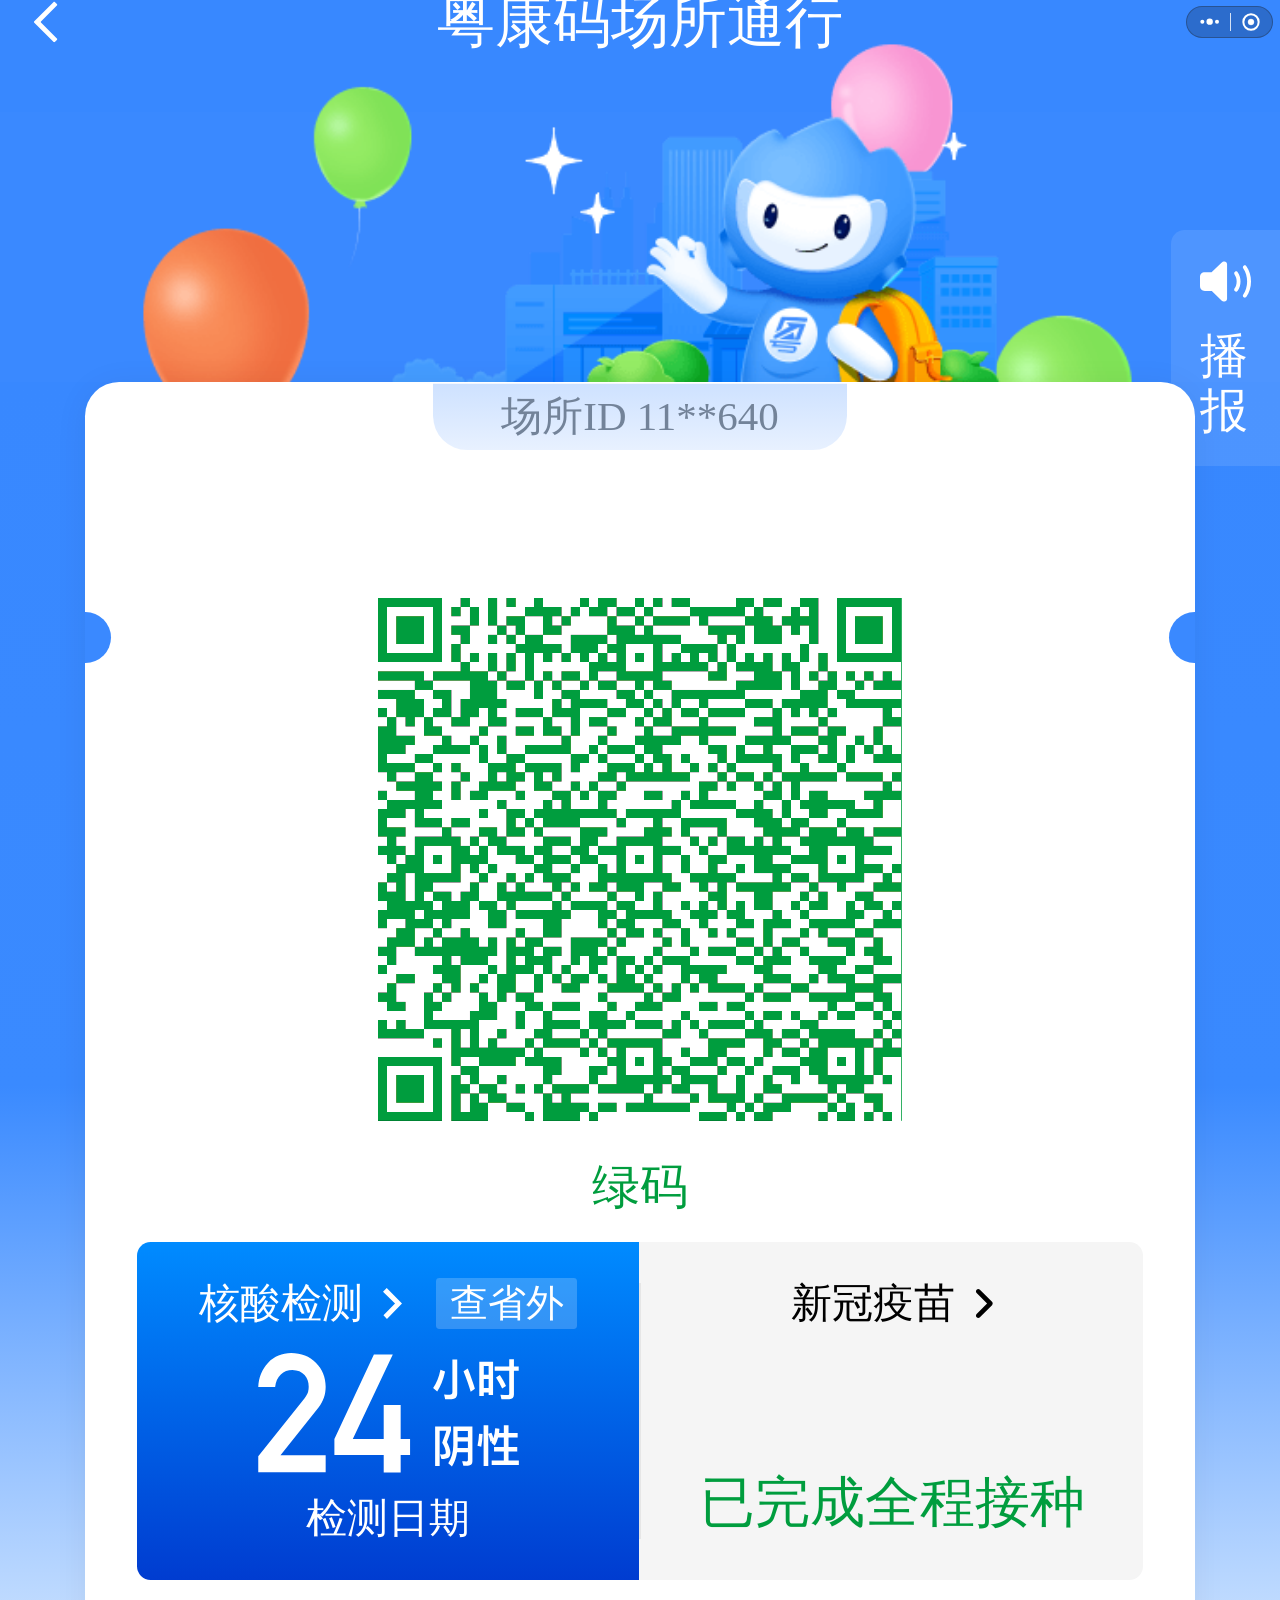
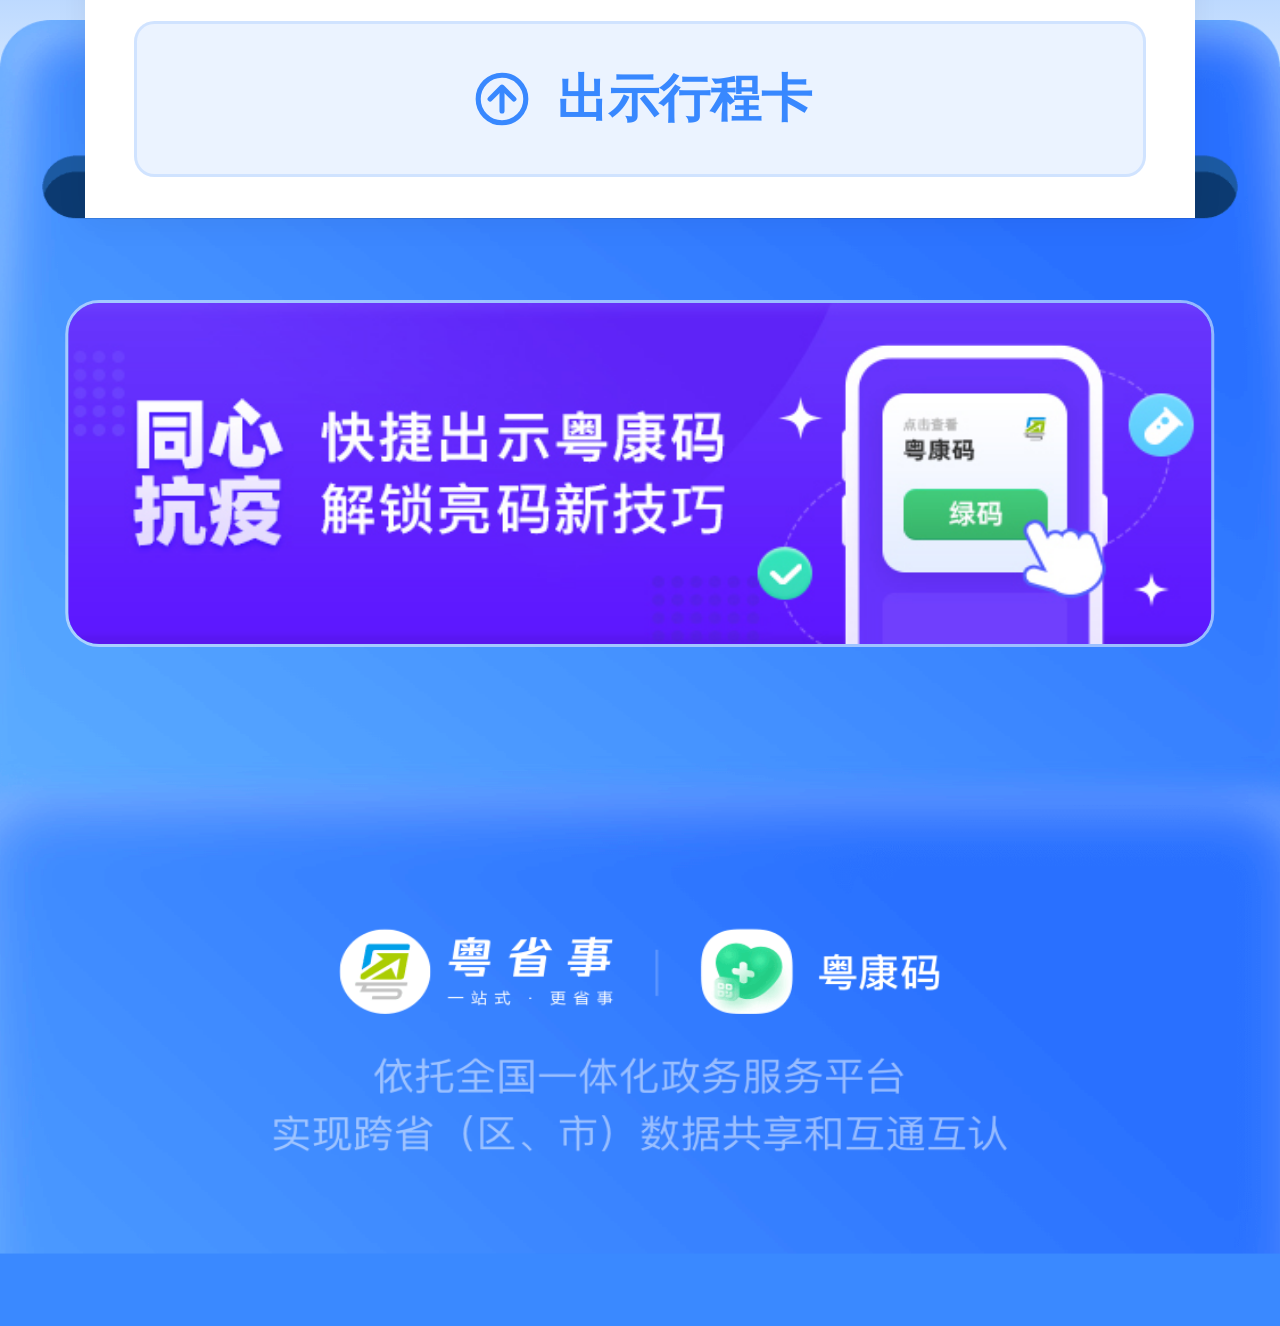
<file: templates/message/checkin.html>
<!doctypehtml><title>粤康码场所通行</title>
<meta http-equiv="Content-Type" content="text/html;charset=UTF-8">
<meta name="viewport"
      content="width=device-width,height=device-height,viewport-fit=cover,initial-scale=1,maximum-scale=1,user-scalable=0">
<meta name="theme-color" content="#3A89FF">
<meta name="apple-mobile-web-app-status-bar-style" content="black-translucent">
<link rel="manifest" href="/static/manifest.json">
<link rel="icon" type="image/jpeg" href="/static/message/ykm/static/yss.jpeg">
<link rel="apple-touch-icon" sizes="246x246" href="/static/message/ykm/static/yss.jpeg">
<link rel="stylesheet" href="/static/css/nav.css">
<script src="/static/js/base.js"></script>
<style>body {
        background-color: #fafafa;
        height: 100%;
        margin: 0;
        font-family: "PingFang SC", sans-serif
    }

    block, view {
        display: block
    }

    .t-normal {
        color: #09bb07;
        text-align: right;
        width: 100%
    }

    .desc-color {
        color: red !important
    }

    .t-danger {
        color: #f0422c
    }

    .t-danger, .t-yellow {
        text-align: right;
        width: 100%
    }

    .t-yellow {
        color: #ff8f1f
    }

    .preview-main {
        background: #fafafa;
        border-radius: 1.067vw;
        flex-direction: column;
        margin-top: 2.667vw;
        overflow: hidden;
        padding: 2.667vw 0
    }

    .preview-item, .preview-main {
        display: flex
    }

    .preview-item {
        flex-direction: row;
        justify-content: space-between;
        margin: 2.667vw 5.333vw
    }

    .preview-info, .preview-label {
        color: #666;
        font-size: 4.267vw;
        letter-spacing: 0;
        line-height: 5.867vw
    }

    .preview-label {
        margin-right: 4vw;
        min-width: 24vw
    }

    .enter-status {
        display: flex;
        flex-direction: column;
        margin: 5.333vw
    }

    .status-item {
        margin-bottom: 8vw;
        width: 100%
    }

    .status-bg {
        width: 100%
    }

    .report {
        align-items: center;
        display: flex;
        font-size: 4vw;
        justify-content: center;
        margin-top: 2.667vw
    }

    .report1 {
        color: red
    }

    .report2 {
        color: #4293f4
    }

    .yellow_button button[type=primary], button[disabled][type=primary], button[loading][type=primary] {
        background-color: #ff8f1f;
        border-color: #fff;
        color: #fff
    }

    .card_content {
        background-image: #fff;
        padding: 0 6.667vw
    }

    .content {
        border-radius: 2.667vw 2.667vw 0 0;
        box-shadow: 0 .267vw 2.667vw 0 rgba(0, 0, 0, .06)
    }

    .content, .head {
        position: relative;
        z-index: 999
    }

    .head {
        overflow: hidden;
        width: 100%
    }

    .place_tip, .place_tip_abs {
        color: #fff;
        font-family: PingFangSC-Regular;
        font-size: 3.2vw;
        font-weight: 400;
        letter-spacing: 0;
        margin: 2.533vw auto 0;
        opacity: .8;
        text-align: center;
        width: fit-content
    }

    .head_top {
        background: rgba(9, 187, 7, .1);
        border-radius: 2.667vw 2.667vw 0 0;
        justify-content: space-between;
        padding: 5.467vw 5.333vw
    }

    .head_top, .head_top_left {
        align-items: center;
        display: flex
    }

    .head_top_left {
        color: #09bb07;
        font-size: 4.8vw;
        letter-spacing: 0;
        line-height: 5.333vw;
        text-align: center
    }

    .head_top_right {
        align-items: center;
        color: #999;
        display: flex;
        font-size: 3.733vw;
        font-weight: 400;
        justify-content: center;
        line-height: 3.733vw;
        margin-top: 3.867vw
    }

    .head_top_right_name {
        margin-right: 1.067vw
    }

    .daka_place {
        font-family: PingFangSC-Medium;
        font-size: 5.867vw;
        font-weight: 500;
        line-height: 5.867vw;
        margin-top: 3.867vw;
        overflow: hidden;
        padding: 0 5.333vw;
        text-overflow: ellipsis;
        white-space: nowrap
    }

    .daka_place, .head_name {
        color: #000;
        text-align: center
    }

    .head_name {
        font-size: 5.333vw;
        font-weight: Medium;
        letter-spacing: 0;
        padding: 5.333vw 0 .533vw
    }

    .head_img {
        border: 1.333vw solid #fff;
        border-radius: .667vw;
        display: block;
        height: 42.667vw;
        margin: 4.4vw auto 0;
        width: 42.667vw
    }

    .head_tips {
        display: table;
        margin: -1.067vw auto 0;
        padding: 0 0 3.2vw
    }

    .head_tips, .head_tips_green {
        color: #009d3e;
        font-family: PingFangSC-Regular;
        font-size: 3.733vw;
        letter-spacing: 0;
        line-height: 3.733vw;
        text-align: center
    }

    .head_tips_green {
        font-weight: 500
    }

    img {
        width: 100%
    }

    .code_size {
        height: 38.933vw;
        width: 38.933vw
    }

    .preview-list {
        padding-bottom: 0;
        position: relative
    }

    .travel_card {
        height: 16.267vw;
        position: absolute;
        right: -8.8vw;
        top: 50%;
        transform: translate(-50%, -50%);
        width: 17.333vw
    }

    .travel_card_icon {
        height: 100%;
        width: 100%
    }

    .arrow-left {
        left: 2.667vw;
        position: absolute
    }

    .arrow-left, .top-header-title {
        color: #fff;
        font-family: PingFangSC-Medium;
        font-size: 4.933vw;
        letter-spacing: 0;
        margin-top: 2.667vw;
        text-align: center
    }

    .content {
        background: #fff
    }

    .content.error {
        padding: 5.333vw 5.333vw 0
    }

    .content.red-temp {
        background: #e6523f
    }

    .content.yellow-temp {
        background: #ff8f1f
    }

    .red-temp .select {
        background: #feebeb
    }

    .yellow-temp .select {
        background: #fff3e8
    }

    .yellow-temp .select-operat {
        color: #ff8f1f
    }

    .red-temp .select-operat {
        color: #f0422c
    }

    .content-list {
        background: #fff;
        border-radius: 1.067vw;
        box-shadow: 0 2px 20px 0 rgba(0, 0, 0, .06);
        position: relative
    }

    .content-list_box {
        margin-bottom: 2.667vw
    }

    .content-list_header {
        background: #edf4fc;
        border-top-left-radius: 1.067vw;
        border-top-right-radius: 1.067vw;
        display: flex;
        height: 11.2vw;
        margin-bottom: 4.8vw;
        width: 100%
    }

    .red-temp .content-list_header {
        background-color: #fbebeb
    }

    .yellow-temp .content-list_header {
        background: #fdf3e9
    }

    .header_city, .header_faimly, .header_name {
        color: #000;
        display: flex;
        font-family: PingFangSC-Regular;
        font-size: 4vw;
        letter-spacing: 0;
        text-align: center
    }

    .header_city, .header_faimly, .header_name, .header_name_box {
        align-items: center;
        flex: 1;
        justify-content: center
    }

    .header_name_box {
        border-left: .267vw solid #bdd6f7;
        border-right: .267vw solid #bdd6f7;
        display: inline-flex;
        min-width: 26.4vw
    }

    .red-temp .header_name_box {
        border-left-color: #f3b8b7;
        border-right-color: #f3b8b7
    }

    .yellow-temp .header_name_box {
        border-left-color: #f8d5af;
        border-right-color: #f8d5af
    }

    .content-list_time {
        align-items: center;
        display: flex;
        justify-content: center
    }

    .header_city .triangle, .header_name .triangle {
        border-color: #000 transparent transparent !important
    }

    .header_text {
        color: #4293f4;
        padding-left: .8vw;
        vertical-align: bottom
    }

    .red-temp .header_text {
        color: #fe3737
    }

    .yellow-temp .header_text {
        color: #ff8f1f
    }

    .view-select {
        text-align: center
    }

    .select {
        background: #ecf4fd;
        border-radius: 1.067vw;
        display: inline-block;
        margin: 0 auto
    }

    .normal-temp {
        animation: bg-scrolling-reverse .4s infinite;
        animation-timing-function: linear;
        background-color: #4293f4;
        background-image: linear-gradient(135deg, #5ea3f5 25%, transparent 0), linear-gradient(225deg, #5ea3f5 25%, transparent 0), linear-gradient(45deg, #5ea3f5 25%, transparent 0), linear-gradient(315deg, #5ea3f5 25%, #4293f4 0);
        background-position: 20px 0, 20px 0, 0 0, 0 0;
        background-repeat: repeat;
        background-size: 40px 40px;
        opacity: 1
    }

    .select-name, .select-picker {
        display: inline-block
    }

    .select-name {
        color: #000;
        font-family: PingFangSC-Regular;
        font-size: 4vw;
        letter-spacing: 0;
        line-height: 5.333vw;
        text-align: center
    }

    .select-line {
        background: #4293f4;
        display: inline-block;
        height: 3.733vw;
        margin: 0 3.2vw;
        opacity: .3;
        position: relative;
        top: .533vw;
        width: .267vw
    }

    .select-operat {
        color: #4293f4;
        display: inline-block;
        font-family: PingFangSC-Regular;
        font-size: 4vw;
        letter-spacing: 0;
        line-height: 5.333vw;
        padding-bottom: 2.133vw;
        padding-right: 3.2vw;
        padding-top: 2.133vw;
        text-align: center
    }

    .img-box {
        margin-bottom: 1.333vw;
        overflow: hidden;
        padding-bottom: 0;
        text-align: center
    }

    .img, .img-box {
        position: relative
    }

    .img {
        background-color: red;
        border-radius: 1.067vw;
        display: none;
        height: 100%;
        width: 100%;
        z-index: 6
    }

    .travel-report-status {
        border-radius: 1.067vw 0 0 1.067vw;
        box-sizing: border-box;
        height: 26.133vw;
        padding-top: 3.2vw;
        position: absolute;
        right: 0;
        top: 28.4vw;
        width: 8.533vw
    }

    .travel-report-status .txt {
        font-family: "PingFang SC";
        font-size: 4vw;
        font-weight: 500;
        line-height: 4.267vw;
        margin: 0 auto;
        padding-top: 1.067vw;
        width: 4vw
    }

    .travel-report-star {
        display: block;
        height: 4.8vw;
        margin: 0 auto;
        width: 4.8vw
    }

    .img_mask_qrcode {
        height: 40vw;
        left: 50%;
        margin-left: -22.667vw;
        padding: 2.667vw;
        position: absolute;
        top: 3.2vw;
        width: 40vw;
        z-index: 10
    }

    .img_border {
        align-items: center;
        border-radius: 1.333vw;
        display: flex;
        height: 42.133vw;
        justify-content: center;
        margin-bottom: 1.333vw;
        position: relative;
        width: 42.133vw
    }

    .img_border_one {
        background: linear-gradient(to bottom right, #8fcaff, #55b1ff, #8fcaff)
    }

    .img_border_two {
        background: linear-gradient(to bottom right, #ffe58c, #ffb137, #ffe58c)
    }

    .img_background {
        background: #fff;
        border-radius: .8vw;
        height: 45.067vw;
        left: 1.467vw;
        position: absolute;
        top: 1.467vw;
        width: 45.067vw;
        z-index: 1
    }

    .img_mask {
        background: #fff;
        opacity: .98
    }

    .img_err_tip, .img_mask {
        bottom: 0;
        height: 48vw;
        left: 0;
        line-height: 6.133vw;
        margin: auto;
        position: absolute;
        right: 0;
        top: 0;
        width: 48vw;
        z-index: 11
    }

    .img_err_tip {
        align-items: center;
        color: #333;
        display: flex;
        flex-direction: column;
        font-size: 4.267vw;
        justify-content: center
    }

    .status {
        text-align: center
    }

    .status .result_label {
        font-size: 4.533vw;
        font-weight: 400;
        justify-content: center;
        line-height: 6.4vw;
        padding: 1.067vw 2.533vw 1.067vw 2.4vw
    }

    .status .result_label .result_arrow {
        height: 3.333vw;
        margin-left: 1.6vw;
        width: 3.333vw
    }

    .result_label_hs {
        display: inline-block;
        margin-right: 1.6vw;
        position: relative;
        top: -.267vw
    }

    .status-img {
        display: inline-block;
        height: 8.533vw;
        width: auto
    }

    .status-img image {
        height: 100%;
        width: 100%
    }

    .status-desc {
        color: #999;
        font-family: PingFangSC-Regular;
        font-size: 3.733vw;
        letter-spacing: 0;
        line-height: 5.333vw;
        text-align: center
    }

    .desc-box {
        font-size: 4.267vw;
        line-height: 5.867vw
    }

    .desc-box, .desc-box-2 {
        color: #666;
        font-family: PingFangSC-Regular;
        text-align: center
    }

    .desc-box-2 {
        font-size: 3.733vw;
        line-height: 5.333vw;
        margin-bottom: 4vw;
        padding-top: 2.667vw
    }

    .title {
        align-items: center;
        color: #000;
        display: flex;
        font-family: PingFangSC-Medium;
        font-size: 6.4vw;
        font-weight: 600;
        justify-content: space-between;
        line-height: 8.8vw;
        padding-left: 5.333vw;
        padding-right: 5.333vw;
        padding-top: 5.333vw
    }

    .title_img {
        height: 6.667vw;
        width: 32vw
    }

    .use-address {
        padding: 8.533vw 5.333vw 14.667vw
    }

    .use-address-title {
        text-align: center
    }

    .address-title-desc {
        display: inline-block
    }

    .address-title-desc image {
        height: 100%;
        width: 100%
    }

    .view-line {
        font-size: 0
    }

    .address-list {
        border: 1px solid #ebebeb;
        border-bottom: none;
        border-radius: 1.067vw;
        margin-top: 5.333vw
    }

    .address-list-item {
        display: flex;
        padding: 5.333vw
    }

    .item-left {
        width: 13.333vw
    }

    .item-left image {
        height: 13.333vw;
        width: 13.333vw
    }

    .item-right {
        flex: 1;
        padding-left: 4.267vw
    }

    .address-list-item {
        background: #fff;
        border-bottom: 1px solid #ebebeb;
        margin-bottom: 4vw
    }

    .address-list-item:last-child {
        margin-bottom: 0
    }

    .item-right-title {
        color: #000;
        font-family: PingFangSC-Medium;
        font-size: 4.8vw;
        line-height: 6.4vw
    }

    .item-right-content {
        color: #666;
        font-family: PingFangSC-Regular;
        font-size: 4vw;
        line-height: 5.6vw
    }

    .item-right-to {
        color: #4293f4;
        font-family: PingFangSC-Regular;
        font-size: 3.733vw
    }

    .ykm-entry-cell {
        align-items: center;
        background: #fff;
        color: #4293f4;
        display: flex;
        font-size: 4.8vw;
        justify-content: space-between;
        line-height: 15.733vw;
        padding: 0 5.333vw
    }

    .special-view {
        background: #f2f7fd;
        border-radius: 1.067vw;
        margin: 5.333vw;
        padding: .267vw
    }

    .desc-cell {
        border-radius: .8vw .8vw 0 0;
        color: #6486a0;
        font-size: 3.733vw;
        line-height: 5.333vw;
        margin: 4vw 0 4vw 9.333vw;
        position: relative
    }

    .desc-cell:before {
        background: #4f6f8b;
        content: "";
        height: 2.267vw;
        left: -3.333vw;
        position: absolute;
        top: 1.6vw;
        transform: rotate(45deg);
        width: 2.267vw
    }

    .desc-cell + .desc-cell {
        margin-top: 4vw
    }

    .flex-wrap {
        display: flex
    }

    .flex-box {
        color: #000;
        flex: 1;
        font-size: 3.733vw;
        text-align: center
    }

    .flex-box_desc, .list-icon {
        margin-top: 1.333vw
    }

    .list-icon {
        height: 5.067vw;
        margin-right: 2.667vw;
        width: 5.067vw
    }

    .err_tips {
        color: #999;
        margin-top: 2.667vw;
        text-align: center
    }

    .err_tips, .err_tips view {
        font-family: PingFangSC-Regular;
        font-size: 3.733vw;
        line-height: 5.067vw
    }

    .err_tips view {
        color: #4293f4;
        display: inline;
        margin-left: 2.667vw
    }

    .shadow {
        background: rgba(0, 0, 0, .6);
        position: fixed;
        right: 0;
        top: 0
    }

    .shadow, .shadow__main {
        bottom: 0;
        left: 0;
        z-index: 20000
    }

    .shadow__main {
        background: #fff;
        box-sizing: border-box;
        padding: 4.8vw 0 0 5.333vw;
        position: absolute;
        width: 100%
    }

    .shadow__main-title {
        color: #000;
        font-size: 6.4vw;
        font-weight: 700;
        height: 9.067vw;
        letter-spacing: 0;
        line-height: 9.067vw;
        margin-bottom: 4vw
    }

    .shadow__main-city {
        overflow: hidden
    }

    .shadow__main-city-item {
        border: 1px solid #ebebeb;
        border-radius: 1.067vw;
        box-sizing: border-box;
        color: #000;
        float: left;
        font-size: 4vw;
        height: 10.667vw;
        letter-spacing: 0;
        line-height: 10.667vw;
        margin-bottom: 5.333vw;
        margin-right: 2.267vw;
        text-align: center;
        width: 28.267vw
    }

    .shadow__main-city-item.active {
        border: .267vw solid #4293f4
    }

    .prevent__scroll {
        height: 100%;
        overflow: hidden;
        width: 100%
    }

    .shadow-share {
        background-color: rgba(0, 0, 0, .7);
        border-radius: 1.333vw;
        display: flex;
        height: 9.333vw;
        padding-left: 4vw;
        position: fixed;
        right: 8vw;
        top: 2vw;
        z-index: 999
    }

    .shadow-share:after {
        border: 6px solid transparent;
        border-bottom-color: rgba(0, 0, 0, .7);
        content: "";
        height: 0;
        position: absolute;
        right: 9.333vw;
        top: -12px;
        width: 0
    }

    .shadow-share--android:after {
        right: 13.067vw
    }

    .shadow-share__info {
        color: #fff;
        font-size: 3.467vw;
        line-height: 9.333vw;
        padding-right: 2.667vw;
        position: relative
    }

    .shadow-share__info:after {
        background-color: #fff;
        content: "";
        height: 5.333vw;
        position: absolute;
        right: 0;
        top: 2vw;
        transform: scaleX(.5);
        width: 1px
    }

    .shadow-share__close {
        height: 9.333vw;
        position: relative;
        width: 8vw
    }

    .shadow-share__close:before {
        transform: rotate(45deg)
    }

    .shadow-share__close:after, .shadow-share__close:before {
        background-color: #fff;
        content: "";
        height: 4vw;
        left: 4vw;
        position: absolute;
        top: 2.667vw;
        width: 1px
    }

    .shadow-share__close:after {
        transform: rotate(-45deg)
    }

    .result_box {
        display: flex;
        justify-content: center;
        margin: 0 5.333vw;
        position: relative
    }

    .result_label {
        border-radius: .533vw;
        display: inline-block;
        margin: 0 auto;
        padding: 2.133vw 3.2vw
    }

    .red-temp .result_label {
        background: rgba(240, 66, 44, .1);
        border: .267vw solid #fe3737;
        color: #f0422c
    }

    .yellow-temp .result_label {
        background: rgba(255, 143, 31, .1);
        border: .267vw solid #ff8f1f;
        color: #ff8f1f
    }

    .result_arrow {
        height: 2.667vw;
        margin-left: 2.667vw;
        width: 2.667vw
    }

    .canvas-main {
        align-items: center;
        display: flex;
        flex-direction: column;
        justify-content: center;
        opacity: 0;
        transition: all .6s ease
    }

    #XUESHENGMA {
        left: -2000px;
        opacity: 0;
        position: fixed;
        top: -2000px;
        z-index: 1
    }

    .canvas-img {
        border: 2px solid #000
    }

    .options {
        align-items: center;
        background: #f3f3f3;
        border-radius: 8px 0 0 8px;
        bottom: 0;
        box-sizing: border-box;
        color: #828282;
        display: flex;
        font-size: 3.2vw;
        height: 20.8vw;
        justify-content: center;
        margin-bottom: auto;
        margin-top: auto;
        padding: 0 .8vw;
        position: absolute;
        right: 0;
        top: 0;
        width: 6.4vw
    }

    .err_honglvma_action, .err_qrcode {
        color: #4293f4;
        font-size: 4.533vw;
        letter-spacing: 0;
        line-height: 6.4vw;
        padding-bottom: 4vw;
        text-align: center
    }

    .err_honglvma_box {
        display: flex;
        flex-direction: column;
        justify-content: center;
        margin-bottom: 4vw;
        text-align: center
    }

    .err_honglvma_title {
        color: #999;
        font-family: PingFangSC-Regular;
        font-size: 4.533vw;
        letter-spacing: 0;
        text-align: center
    }

    .no_certified {
        align-items: center;
        display: flex;
        justify-content: center;
        margin-bottom: 2.667vw;
        margin-top: 2.667vw
    }

    .no_certified_text {
        color: #f0422c;
        font-size: 4vw;
        margin-right: 1.333vw
    }

    .no_certified_action {
        color: #4293f4;
        font-size: 4vw;
        margin-right: .267vw
    }

    .sub-list {
        background: #fff;
        border-radius: 8px;
        box-shadow: 0 2px 20px 0 rgba(0, 0, 0, .06);
        color: #000
    }

    .normal-temp .sub-list, .red-temp .sub-list, .yellow-temp .sub-list {
        background: hsla(0, 0%, 100%, .1);
        color: #fff
    }

    .tgpz {
        background: rgba(9, 187, 7, .1);
        border-radius: .933vw;
        color: #09bb07;
        font-family: PingFangSC-Regular;
        font-size: 3.733vw;
        letter-spacing: 0;
        line-height: 5.333vw;
        padding: .133vw 1.333vw;
        text-align: center
    }

    .normal-temp .tgpz, .red-temp .tgpz, .yellow-temp .tgpz {
        background: rgba(0, 0, 0, .2);
        color: #fff
    }

    .ykmxx-line {
        box-shadow: inset 0 -.267vw 0 0 #ebebeb;
        height: .133vw;
        width: 100%
    }

    .sub-cl {
        align-items: center;
        display: flex;
        justify-content: center;
        margin-left: 5.333vw;
        margin-right: 5.333vw;
        padding-bottom: 4.8vw;
        padding-top: 4.8vw;
        position: relative
    }

    .normal-temp .sub-cl, .red-temp .sub-cl, .sub-cl {
        box-shadow: inset 0 -.133vw 0 0 hsla(0, 0%, 100%, .12)
    }

    .normal-temp .sub-cl {
        color: #fff
    }

    .sub-cl:last-child {
        box-shadow: inset 0 0 0 0 hsla(0, 0%, 100%, .12)
    }

    .sub-cl_content {
        flex: 1;
        font-size: 4.8vw;
        line-height: 6.4vw
    }

    .sub-cl_content, .time-box {
        align-items: center;
        display: flex
    }

    .time-box {
        justify-content: center;
        margin-bottom: 5.333vw
    }

    .red-temp .city, .yellow-temp .city {
        color: #fff
    }

    .red-temp .triangle, .yellow-temp .triangle {
        border-color: #fff transparent transparent
    }

    .normal-temp .city {
        color: #fff
    }

    .normal-temp .triangle {
        border-color: #fff transparent transparent
    }

    .city {
        align-items: center;
        color: #000;
        display: flex;
        font-family: PingFangSC-Medium;
        font-size: 5.6vw;
        letter-spacing: 0;
        line-height: 6.4vw;
        width: 20%
    }

    .triangle {
        border-color: #000 transparent transparent;
        border-style: solid;
        border-width: 1.333vw 1.2vw 0;
        height: 0;
        margin-left: 1.6vw;
        width: 0
    }

    .contented .timer_preview {
        color: #000;
        font-family: PingFangSC-Semibold;
        font-size: 8vw;
        font-weight: 500;
        letter-spacing: 0;
        line-height: 8vw;
        text-align: center;
        vertical-align: middle;
        width: 60vw
    }

    @keyframes fade {
        0% {
            opacity: .1
        }
        to {
            opacity: 1
        }
    }

    @-webkit-keyframes fade {
        0% {
            opacity: 1
        }
        to {
            opacity: 0
        }
    }

    .dropdown__icon {
        border: 1.733vw solid transparent;
        border-top-color: #000;
        margin-left: 1.333vw;
        margin-top: 1.333vw
    }

    .picker-padding {
        padding-bottom: 2.133vw;
        padding-left: 3.2vw;
        padding-top: 2.133vw
    }

    .picker-tips {
        background-repeat: no-repeat;
        height: 9.467vw;
        position: absolute;
        top: -6.667vw;
        width: 48vw;
        z-index: 10000
    }

    .hesuan-tips_warp, .image-tips, .image-tips_warp {
        height: 100%;
        position: relative;
        width: 100%
    }

    .tips-close {
        height: 5.333vw;
        position: absolute;
        right: 2.213vw;
        top: 1.68vw;
        width: 5.333vw
    }

    .close-image, .user-phone_button {
        height: 100%;
        width: 100%
    }

    .user-phone_button {
        background-color: initial;
        border: 0;
        left: 0;
        opacity: 0;
        padding: 0;
        position: absolute;
        top: 0
    }

    .user_tongguan {
        position: relative
    }

    .tips {
        color: #fff;
        font-family: PingFangSC-Regular, PingFang SC;
        font-size: 4vw;
        font-weight: 400;
        height: 5.333vw;
        line-height: 5.333vw;
        padding: 4.8vw 0;
        text-align: center;
        width: 100%
    }

    .tips--black {
        color: #666
    }

    .result_box .result_label {
        font-size: 4.533vw;
        font-weight: 400;
        line-height: 6.4vw;
        padding: 1.067vw 2.533vw 1.067vw 2.4vw
    }

    .result_box .result_label .result_arrow {
        height: 3.333vw;
        margin-left: .533vw;
        width: 3.333vw
    }

    .result_label_green {
        background: rgba(56, 176, 107, .1);
        border: .267vw solid #00b462;
        border-radius: .533vw;
        color: #00b462
    }

    .sub-block {
        padding: 0 4vw 3.2vw
    }

    .entry, .sub-block {
        display: flex;
        height: 26.4vw;
        justify-content: center
    }

    .entry {
        height: 20.267vw;
        padding-top: 5.333vw
    }

    .entry-item {
        align-items: center;
        background: #fff;
        border-radius: 1.067vw;
        box-shadow: 0 .267vw 2.667vw 0 rgba(0, 0, 0, .1);
        display: flex;
        filter: blur(10);
        flex-direction: column;
        height: 20.267vw;
        justify-content: center;
        position: relative;
        width: 21.067vw
    }

    .entry-item_label {
        height: 4vw;
        left: 0;
        margin-left: auto;
        margin-right: auto;
        position: absolute;
        right: 0;
        top: 0;
        width: 13.867vw
    }

    .entry-item_icon {
        height: 8vw;
        margin-bottom: 1.6vw;
        margin-top: 1.6vw;
        width: 8vw
    }

    .entry-item_name {
        color: #000;
        font-family: PingFangSC-Medium;
        font-size: 3.2vw;
        letter-spacing: 0;
        text-align: center
    }

    .jiechu-tips {
        height: 9.467vw;
        left: 45%;
        margin-left: auto;
        margin-right: auto;
        position: absolute;
        right: 0;
        top: 9.333vw;
        width: 48vw;
        z-index: 10
    }

    .jiechu-tips .image-tips, .jiechu-tips_warp {
        height: 100%;
        width: 100%
    }

    .jiechu-tips .tips-close {
        height: 5.333vw;
        position: absolute;
        right: 2.4vw;
        text-align: center;
        top: 2.667vw;
        width: 5.333vw
    }

    .hesuan-tips {
        height: 9.467vw;
        left: 2.267vw;
        position: absolute;
        top: -10.8vw;
        width: 36.4vw;
        z-index: 10
    }

    .hesuan-tips .image-tips {
        height: 100%;
        width: 100%
    }

    .hesuan-tips .tips-close {
        text-align: center
    }

    .block-item {
        align-content: space-between;
        background-color: #f5f5f5;
        box-sizing: border-box;
        display: flex;
        flex-wrap: wrap;
        height: 26.4vw;
        justify-content: center;
        padding: 3.2vw 0;
        width: 40vw
    }

    .hesuan_block {
        background-image: linear-gradient(180deg, #00b93e, #007d00) !important
    }

    .hesuan_lv {
        background-image: linear-gradient(180deg, #a079eb, #6f3cd0) !important
    }

    .hesuan_blue {
        background-image: linear-gradient(180deg, #008bff, #003cd0) !important
    }

    .hesuan_orgereen {
        background-image: linear-gradient(180deg, #15b6b9, #006e70)
    }

    .block-item_icon {
        height: 4vw;
        padding-right: 1.333vw;
        width: 4vw
    }

    .block-item_title {
        align-items: center;
        color: #000;
        display: flex;
        font-family: PingFangSC-Regular;
        font-size: 3.2vw;
        font-weight: 500;
        height: 3.2vw;
        justify-content: center;
        width: 100%
    }

    .hesuan_block .block-item_desc, .hesuan_block .block-item_tips, .hesuan_block .block-item_title, .hesuan_orgereen .block-item_desc, .hesuan_orgereen .block-item_tips, .hesuan_orgereen .block-item_title {
        color: #fff
    }

    .block-item_arrow {
        height: 2.4vw;
        padding-left: 1.6vw;
        width: 1.467vw
    }

    .vaccines-center {
        background-color: #f5f5f5;
        height: 20vw;
        padding: 3.2vw 0;
        width: .133vw
    }

    .vaccines-border {
        background-color: #e6e6e6;
        height: 20vw;
        width: .133vw
    }

    .vaccines {
        border-radius: 0 1.067vw 1.067vw 0
    }

    .item-hesuan {
        border-radius: 1.067vw 0 0 1.067vw
    }

    .hesuan-warp .block-item_desc {
        height: auto
    }

    .block-item_desc, .hesuan-warp .block-item_desc {
        font-family: PingFangSC-Medium;
        font-size: 4.267vw;
        line-height: 5.733vw
    }

    .block-item_desc {
        color: #999;
        text-align: center;
        width: 100%
    }

    .block-item_desc img {
        display: block;
        height: 10.4vw;
        margin: 1.6vw auto 1.467vw;
        width: 20.533vw
    }

    .desc--red {
        color: #fe3737;
        font-weight: 400
    }

    .desc--green {
        color: #009d3e;
        font-weight: 400
    }

    .desc--black {
        color: #000;
        font-weight: 400
    }

    .desc--small {
        font-size: 3.733vw
    }

    .block-item_tips {
        color: #999;
        filter: blur(10);
        font-family: PingFangSC-Regular;
        font-size: 3.2vw;
        letter-spacing: 0;
        line-height: 3.2vw;
        text-align: center
    }

    .block-item_loading {
        display: block;
        height: 20vw;
        margin: 0 auto;
        width: 20vw
    }

    .cell {
        align-items: center;
        border-bottom: 1px solid #ebebeb;
        box-sizing: border-box;
        display: flex;
        height: 14.4vw;
        justify-content: space-between;
        margin-left: 5.333vw;
        margin-right: 5.333vw
    }

    .cell:last-of-type {
        border-bottom: none
    }

    .cell-content {
        align-items: center;
        display: flex;
        font-size: 4vw;
        height: 14.4vw;
        line-height: 5.333vw
    }

    .cell-icon {
        height: 6.4vw;
        padding-right: 2.4vw;
        width: 6.4vw
    }

    .cell-arrow {
        height: 3.467vw;
        width: 2.133vw
    }

    .no_pt {
        height: auto;
        padding-top: 0
    }

    .colored-person-action-list {
        align-items: center;
        color: #4292f3;
        display: flex;
        font-size: 3.733vw;
        justify-content: center
    }

    .colored-person-action-list_icon {
        height: 4.8vw;
        vertical-align: text-bottom;
        width: 4.8vw
    }

    .colored-person-action-list_divider {
        background: #d8d8d8;
        height: 3.2vw;
        margin: 0 5.333vw;
        width: 1px
    }

    .showVaccinesGuide {
        background-color: rgba(0, 0, 0, .8);
        left: 0;
        position: fixed;
        text-align: center;
        top: 0;
        z-index: 12000
    }

    .showVaccinesGuide_title {
        color: #fff;
        font-family: PingFangSC-Medium;
        font-size: 6.4vw;
        margin-bottom: 2.133vw;
        padding-top: 26.667vw;
        text-align: center
    }

    .showVaccinesGuide_desc {
        font-size: 4.8vw
    }

    .showVaccinesGuide_desc, .showVaccinesGuide_desc_bottom {
        color: #fff;
        font-family: PingFangSC-Regular;
        text-align: center
    }

    .showVaccinesGuide_desc_bottom {
        font-size: 3.467vw;
        margin: 5.333vw 5.333vw 0;
        opacity: .7
    }

    .showVaccinesGuide_oneImg {
        display: block;
        height: 50.667vw;
        margin: 15.467vw auto 22.533vw;
        width: 54vw
    }

    .showVaccinesGuide_twoImg {
        display: block;
        height: 67.333vw;
        margin: 7.2vw auto 14.133vw;
        width: 62vw
    }

    .showVaccinesGuide_btn {
        border: 2px solid #fff;
        border-radius: 1.067vw;
        color: #fff;
        display: inline-block;
        font-family: PingFangSC-Medium;
        font-size: 4.8vw;
        height: 10.133vw;
        line-height: 10.133vw;
        margin: 0 auto;
        padding: 0 8vw;
        text-align: center;
        width: 37.067vw
    }

    .showVaccinesGuide_oneImgicon, .showVaccinesGuide_twoImgicon {
        bottom: 0;
        height: 10.667vw;
        left: 0;
        margin: auto;
        position: absolute;
        right: 0;
        top: 0;
        width: 10.667vw;
        z-index: 20
    }

    .golden-border {
        height: 100%;
        left: 0;
        position: absolute;
        top: 0;
        width: 100%;
        z-index: 1
    }

    .showVaccinesGuide_close {
        height: 5.333vw;
        position: absolute;
        right: 3.333vw;
        top: 3.333vw;
        width: 5.333vw
    }

    .shadow__activity {
        height: 17.333vw;
        position: fixed;
        right: 1.6vw;
        transition: right .5s;
        width: 47.467vw
    }

    @-webkit-keyframes tcdh {
        0% {
            right: -9.333vw
        }
        to {
            right: 0
        }
    }

    @keyframes tcdh {
        0% {
            right: -9.333vw
        }
        to {
            right: 0
        }
    }

    .shadow__activity--hide {
        right: -10.667vw
    }

    .shadow__activity__img {
        bottom: 0;
        height: 17.333vw;
        position: absolute;
        right: 4.533vw;
        width: 16vw
    }

    .shadow__activity__font {
        border-radius: 2.667vw 8.8vw 8.8vw 2.667vw;
        bottom: 0;
        box-shadow: 0 .533vw .533vw 0 rgba(0, 0, 0, .13);
        box-sizing: border-box;
        color: #fff;
        height: 14.933vw;
        left: 0;
        padding: 1.6vw 20.667vw 1.6vw 2.4vw;
        position: absolute;
        transition: left .5s;
        width: 47.467vw
    }

    .shadow__activity__font__close {
        height: 4vw;
        position: absolute;
        right: .667vw;
        top: 5.467vw;
        width: 4vw
    }

    .shadow__activity__font__img {
        height: 100%;
        left: 0;
        position: absolute;
        top: 0;
        width: 100%
    }

    .shadow__activity__font__info {
        -webkit-box-orient: vertical;
        -webkit-line-clamp: 2;
        color: #fff;
        display: inline-block;
        display: -webkit-box;
        font-size: 2.933vw;
        line-height: 3.733vw;
        overflow: hidden;
        position: relative
    }

    .shadow__activity__font__jt {
        height: 3.467vw;
        margin-top: .8vw;
        position: relative;
        width: 9.867vw
    }

    .yq-jt {
        height: 3.333vw;
        left: -.267vw;
        position: relative;
        top: .533vw;
        width: 3.333vw;
        z-index: 10
    }

    .shadow__activity__font--hide {
        left: 26.667vw
    }

    .shadow__activity__close {
        bottom: 0;
        height: 17.333vw;
        position: absolute;
        right: 0;
        width: 12.533vw
    }

    .nav_close {
        left: -1.333vw
    }

    .yuan {
        left: -2vw
    }

    .yuan, .yuan-right {
        background: #fff;
        border-radius: 50%;
        height: 4vw;
        position: absolute;
        top: 18vw;
        width: 4vw
    }

    .yuan-right {
        right: -2vw
    }

    .daka-status-tip {
        position: relative;
        z-index: 4
    }

    .place_tip_abs {
        left: 19.733vw;
        position: absolute;
        top: 10.4vw
    }

    .daka-status-tip-img {
        display: block;
        width: 100%
    }

    .daka-xck-box {
        padding: 0 6.667vw;
        width: 100%
    }

    .daka-xck {
        align-items: center;
        background: hsla(0, 0%, 100%, .2);
        border-radius: 1.067vw;
        justify-content: space-between;
        padding: 4vw 4.8vw;
        position: absolute;
        top: 21.333vw;
        width: 78%
    }

    .daka-xck, .daka-xck-left {
        display: flex
    }

    .daka-xck-left {
        color: #fff;
        font-family: PingFangSC-Medium;
        font-size: 4.8vw;
        font-weight: 500;
        justify-content: start;
        letter-spacing: 0;
        line-height: 6.4vw
    }

    .daka-xck-icon {
        height: 6.4vw;
        margin-right: 3.2vw;
        width: 6.4vw
    }

    .daka-arrow {
        height: 3.2vw;
        width: 2.133vw
    }

    .daka-logo {
        height: 7.067vw;
        margin-bottom: 2.667vw;
        width: 47.067vw
    }

    .daka-card-bottom {
        height: 102vw;
        margin-top: -15.467vw;
        position: relative;
        width: 100%
    }

    .daka-card-bottom-img {
        height: 100%;
        vertical-align: middle;
        width: 100%
    }

    .gonggong_footer {
        bottom: -2.667vw;
        font-family: PingFangSC-Regular;
        left: 50%;
        position: absolute;
        transform: translate(-50%, -50%);
        width: 100%
    }

    .footer_text {
        color: #fff;
        font-size: 3.2vw;
        font-weight: 400;
        letter-spacing: 0;
        line-height: 4.8vw;
        opacity: .5;
        text-align: center;
        width: 100%
    }

    .daka-status-tip-ungreen {
        margin: 0 auto 5.333vw;
        padding-top: 1.733vw;
        width: 44.267vw
    }

    .audio_play {
        align-items: flex-start;
        background: hsla(0, 0%, 100%, .1);
        border-radius: 1.067vw 0 0 1.067vw;
        box-sizing: border-box;
        display: flex;
        flex-wrap: wrap;
        height: 18.4vw;
        justify-content: center;
        padding-top: 1.333vw;
        position: absolute;
        right: 0;
        top: 17vw;
        width: 8.533vw;
        z-index: 10
    }

    .audio_play .txt {
        color: #fff;
        font-family: "PingFang SC";
        font-size: 3.733vw;
        font-weight: 500;
        left: 50%;
        line-height: 4.267vw;
        margin: 0 auto;
        position: absolute;
        top: 7.733vw;
        transform: translateX(-50%);
        width: 4vw
    }

    .audio_play_icon {
        height: 3.2vw;
        padding: 1.067vw 0;
        width: 4vw
    }

    .audio_play_icon_gif {
        height: 5.333vw;
        width: 5.333vw
    }

    .box_yellow-temp {
        background-color: rgba(255, 143, 31, .1)
    }

    .box_red-temp {
        background-color: rgba(254, 55, 55, .1)
    }

    .txt.color_yellow-temp {
        color: #ff8f1f
    }

    .txt.color_red-temp {
        color: #fe3737
    }

    .txt.color_normal-temp {
        color: #3888ff
    }

    .report-status {
        border-radius: 2.667vw 2.667vw 0 0;
        height: 8.533vw;
        text-align: center
    }

    .report_green {
        background-image: linear-gradient(180deg, #56d66c, #25b638)
    }

    .report_yellow {
        background-image: linear-gradient(180deg, #ff8000, #ff7100)
    }

    .report_red {
        background-image: linear-gradient(180deg, red, red 99%)
    }

    .report-status_txt {
        color: #fff;
        font-family: PingFangSC-Medium;
        font-size: 4vw;
        font-weight: 500;
        line-height: 8.533vw
    }

    .conten_box {
        justify-content: center;
        padding: 3.2vw 4vw 2.4vw
    }

    .conten_box, .hsym_box {
        display: flex
    }

    .hsym_box {
        align-content: flex-start;
        background: #f5f5f5;
        border-radius: 1.6vw;
        flex-wrap: wrap;
        height: 41.067vw;
        width: 34.533vw
    }

    .hsym_box .box-vaccines-center {
        background-color: #dbdbdb;
        height: .133vw;
        margin: 0 2.4vw;
        width: 29.6vw
    }

    .box-item-hesuan {
        align-content: center;
        align-items: center;
        background: #f5f5f5;
        border-radius: 1.6vw 1.6vw 0 0;
        box-sizing: border-box;
        display: flex;
        flex-wrap: wrap;
        height: 28.4vw;
        justify-content: center;
        text-align: center;
        width: 34.4vw
    }

    .box-item-vaccines {
        background: #f5f5f5;
        border-radius: 0 0 12px 12px;
        height: 12.667vw;
        vertical-align: middle;
        width: 34.533vw
    }

    .box-item_desc.desc--green {
        color: #3bb36c;
        font-family: PingFangSC-Medium;
        font-size: 6.4vw;
        font-weight: 500;
        line-height: 5.733vw
    }

    .box-item_desc > image {
        display: block;
        height: 12.8vw;
        margin: .533vw auto .8vw;
        width: 25.333vw
    }

    .box-item-hesuan .box-item_desc_min {
        padding: 0
    }

    .box-item_desc_min {
        color: #999;
        font-family: PingFangSC-Medium;
        font-size: 4.267vw;
        height: 5.6vw;
        line-height: 5.6vw;
        padding-top: 3.867vw;
        text-align: center
    }

    .xck_action {
        align-items: center;
        border-radius: 1.6vw;
        display: flex;
        font-family: PingFangSC-Medium;
        font-size: 4vw;
        font-weight: 700;
        height: 11.733vw;
        justify-content: center;
        line-height: 11.733vw;
        margin: 0 auto 3.2vw;
        width: 78.667vw
    }

    .xck_action_bule {
        background: #ebf3ff;
        border: .267vw solid rgba(56, 136, 255, .15);
        color: #3888ff
    }

    .xck_action_bule, .xck_action_red {
        box-shadow: inset 0 .133vw 0 0 #ebf3ff
    }

    .xck_action_red {
        background: #ffebeb;
        border: .267vw solid rgba(255, 56, 56, .15);
        color: #fe3e3e
    }

    .xck_action_yellow {
        background: #ffebd6;
        border: .267vw solid rgba(254, 154, 55, .2);
        box-shadow: inset 0 .133vw 0 0 #ebf3ff;
        color: #fe9a37
    }

    .xck_action_icon {
        height: 5.333vw;
        margin-right: 1.6vw;
        width: 5.333vw
    }

    .banner-img {
        height: 100%;
        width: 100%
    }

    .banner {
        border: .267vw solid hsla(0, 0%, 100%, .5);
        border-radius: 2.667vw;
        box-shadow: inset 0 .133vw 4.933vw 0 hsla(0, 0%, 100%, .13);
        height: 26.667vw;
        left: 50%;
        overflow: hidden;
        position: absolute;
        top: 21.867vw;
        transform: translateX(-50%);
        width: 89.333vw;
        z-index: 10
    }

    .banner_img {
        height: 100%;
        width: 100%
    }

    .normalTag {
        background: hsla(0, 0%, 100%, .2);
        color: #fff
    }

    .colorTag, .normalTag {
        border-radius: .267vw;
        font-family: PingFangSC-Regular;
        font-size: 2.933vw;
        font-weight: 400;
        line-height: 4vw;
        margin-left: 2.667vw;
        padding: 0 1.067vw
    }

    .colorTag {
        background: rgba(66, 147, 244, .2);
        color: #3888ff
    }

    .daka_place_id {
        border-radius: 0 0 2.667vw 2.667vw;
        box-shadow: inset 0 .133vw 0 0 #fff;
        box-sizing: border-box;
        font-family: PingFangSC-Regular;
        font-size: 3.2vw;
        font-weight: 400;
        height: 5.333vw;
        letter-spacing: 0;
        line-height: 5.333vw;
        margin: 0 auto;
        padding: 0 4.8vw;
        text-align: center;
        min-width: 32.4vw;
        width: fit-content
    }

    .daka_place_id.bule {
        background-image: linear-gradient(180deg, #cde1ff, #e8f1ff);
        color: #738399
    }

    .daka_place_id.yellow {
        background-image: linear-gradient(180deg, #ffe6cd, #fff3e8);
        color: #998673
    }

    .daka_place_id.red {
        background-image: linear-gradient(180deg, #ffcdcd, #ffe8e8);
        color: #998673
    }

    .audio_play_right {
        align-items: flex-start;
        background: hsla(0, 0%, 100%, .1);
        border-radius: 0 1.067vw 1.067vw 0;
        box-sizing: border-box;
        display: flex;
        flex-wrap: wrap;
        height: 21.067vw;
        justify-content: center;
        left: 0;
        padding-top: 2.133vw;
        position: absolute;
        top: 34.8vw;
        width: 8.533vw;
        z-index: 10
    }

    .audio_play_right .txt {
        font-family: "PingFang SC";
        font-size: 3.733vw;
        font-weight: 500;
        left: 50%;
        line-height: 4.267vw;
        margin: 0 auto;
        position: absolute;
        top: 8.533vw;
        transform: translateX(-50%);
        width: 4vw
    }

    .audio_play_right.red {
        background: rgba(254, 55, 55, .1);
        color: #fe3737
    }

    .audio_play_right.yellow {
        background: rgba(255, 156, 56, .1);
        color: #ff9c38
    }

    .page {
        padding-top: 5.333vw
    }

    .page.bule {
        background-color: #3888ff
    }

    .page.yellow {
        background-color: #fe9a37
    }

    .page.red {
        background-color: #fe3e3e
    }

    .nav {
        align-items: center;
        color: #fff;
        display: flex;
        font-size: 4.533vw;
        justify-content: center;
        position: relative
    }

    .nav.yellow {
        background-color: #fe9a37
    }

    .nav_close {
        height: 16vw;
        left: 2.667vw;
        width: 16vw
    }

    .move, .nav_close {
        position: absolute
    }

    .move {
        animation: bg-scrolling-reverse 1.5s infinite;
        animation-timing-function: linear;
        width: 100%;
        z-index: 3
    }

    @-webkit-keyframes bg-scrolling-reverse {
        0% {
            top: 13.333vw;
            top: calc(13.333vw + env(safe-area-inset-top, 0))
        }
        to {
            top: -66.667vw;
            top: calc(-66.667vw + env(safe-area-inset-top, 0))
        }
    }

    @keyframes bg-scrolling-reverse {
        0% {
            top: 13.333vw;
            top: calc(13.333vw + env(safe-area-inset-top, 0))
        }
        to {
            top: -66.667vw;
            top: calc(-66.667vw + env(safe-area-inset-top, 0))
        }
    }</style>
<div class="capsule capsule--wechat capsule--alternative" onclick="navigateHome()">
    <svg class="capsule__menu-icon" viewBox="0 0 64 28" xmlns="http://www.w3.org/2000/svg">
        <circle cx="32" cy="14" r="9.5"/>
        <circle cx="54" cy="14" r="6"/>
        <circle cx="10" cy="14" r="6"/>
    </svg>
    <div class="capsule__splitter"></div>
    <svg class="capsule__exit-icon" viewBox="0 0 60 60" xmlns="http://www.w3.org/2000/svg">
        <circle cx="30" cy="30" r="9"/>
        <circle cx="30" cy="30" r="23" stroke-width="6" fill="transparent"/>
    </svg>
</div>
<view class="page bule" style="padding-top:0;padding-top:env(safe-area-inset-top,0)">
    <view class="nav bule" style="height:44px;margin-bottom:5.333vw">
        <image arialabel="返回" ariarole="button" bind:tap="handleNavBack" class="nav_close"
               src="/static/message/ykm/static/4f474259427737a36d6c292a3c2f7553.svg" onclick="history.back()"></image>
        粤康码场所通行
    </view>
    <view class="main" style="background-color:#3a89ff">
        <image class="move" mode="widthFix" src="/static/message/ykm/static/eb043b4b54f68bcc19242a706636561d.png"
               style="top:env(safe-area-inset-top,0)"></image>
        <view bindtap="mp3" class="audio_play" style="top:calc(env(safe-area-inset-top,0) + 18vw)">
            <image class="audio_play_icon" src="/static/message/ykm/static/fd5c377f998d7e9484c862b9cb98ceb5.svg"></image>
            <view class="txt">播报</view>
        </view>
        <view class="daka-status-tip">
            <image class="daka-status-tip-img" mode="widthFix"
                   src="/static/message/ykm/static/c8cd86abb92bbc77b0db2b2d7f390090.png"></image>
        </view>
        <view class="card_content"
              style="background-image:linear-gradient(180deg,#3888ff 0,rgba(58,138,255,.96) 49%,#eef7ff 98%)">
            <view class="content">
                <view class="head">
                    <view class="daka_place_id bule">场所ID <span id="_place_id">11**640</span></view>
                    <view class="daka_place" id="_place"></view>
                    <view class="head_top_right">
                        <view class="head_top_right_name" id="_name"></view>
                        <view class="head_top_right_time" id="_time"></view>
                    </view>
                    <view class="conten_box">
                        <view>
                            <view class="img-box">
                                <view class="img_border">
                                    <view style="width:100%;height:100%;background-color:#fff;z-index:10"
                                          onclick='window.location.href="/sz"'>
                                        <view class="img"
                                              style="background:url([data-uri]),linear-gradient(#009d3e,#009d3e);background-blend-mode:lighten;background-size:97% 97%;background-position:center;background-repeat:no-repeat;display:block;margin:0 auto"></view>
                                    </view>
                                </view>
                            </view>
                            <view class="head_tips_green">绿码</view>
                        </view>
                    </view>
                    <view class="sub-block">
                        <view bind:tap="handleTap" class="block-item item-hesuan hesuan_block hesuan_blue"
                              data-path="/operation_plus/pages/yiqing/daka/user/hesuan-list/index"
                              onclick='window.location.href="/sz/de"'>
                            <view class="block-item_title">核酸检测
                                <image class="block-item_arrow"
                                       src="/static/message/ykm/static/b4455fa4d4a6cd9227fe4703238eeb51.svg"></image>
                                <view class="tag normalTag">查省外</view>
                            </view>
                            <view class="block-item_desc desc--green no_pt">
                                <image src="/static/message/ykm/static/2c258b7b98bdfcb70a00c769d685e9bb.svg"></image>
                            </view>
                            <view class="block-item_tips no_pt" id="covid-test-time">检测日期</view>
                        </view>
                        <view class="vaccines-center">
                            <view class="vaccines-border"></view>
                        </view>
                        <view bind:tap="handleTap" class="block-item vaccines"
                              data-path="/operation_plus/pages/yiqing/daka/user/vaccines-record/index">
                            <view class="block-item_title">新冠疫苗
                                <image class="block-item_arrow"
                                       src="/static/message/ykm/static/c9652a23beac030ca4899831aa87ff62.svg"></image>
                            </view>
                            <view class="block-item_desc desc--green">已完成全程接种</view>
                            <view class="block-item_tips" id="vaccine-date"></view>
                        </view>
                    </view>
                    <view bind:tap="handleTravelCard" class="xck_action xck_action_bule" onclick="navigateToTripCard()">
                        <image class="xck_action_icon" src="/static/message/ykm/static/afe4df7c15bffd8eaef1fe02a4af8474.svg"></image>
                        <view>出示行程卡</view>
                    </view>
                    <view class="yuan" style="background:#3a89ff"></view>
                    <view class="yuan-right" style="background:#3a89ff"></view>
                </view>
            </view>
        </view>
        <view class="daka-card-bottom">
            <image class="daka-card-bottom-img" src="/static/message/ykm/static/2aee70d3d005c220bc9e4c64ad8c7485.png"></image>
            <view bindtap="goto" class="banner">
                <image class="banner_img" src="/static/message/ykm/static/dfa1c9f48ba289110ab1d9f61c5fc749.jpg"></image>
            </view>
        </view>
    </view>
</view>
<script>
    var placeArray = {{contents | tojson }};
    var placeIndex = 0;
    var placeUpdate = function() {
        placeIndex += 1;
        if (placeIndex >= placeArray.length) {
            placeIndex = 0;
        }
        document.getElementById("_place").innerText = placeArray[placeIndex];
    }
    placeUpdate();

    document.getElementById("_place").addEventListener("click", () => {
        placeUpdate();
    })

    setStaticTime("#covid-test-time", 0, 16, 10, 10)
    setStaticTime("#_time", 0, 16)
    addStorageField("_name", "#_name", "名字", "周益民", presetFilters.name)
    addStorageField("_place_id", "#_place_id", "场所ID", "1289650", presetFilters.phone(2, 3, 2))
    addStorageField("_vaccine_date", "#vaccine-date", "疫苗接种完成日期", "2021-06-26")
</script>
</file>
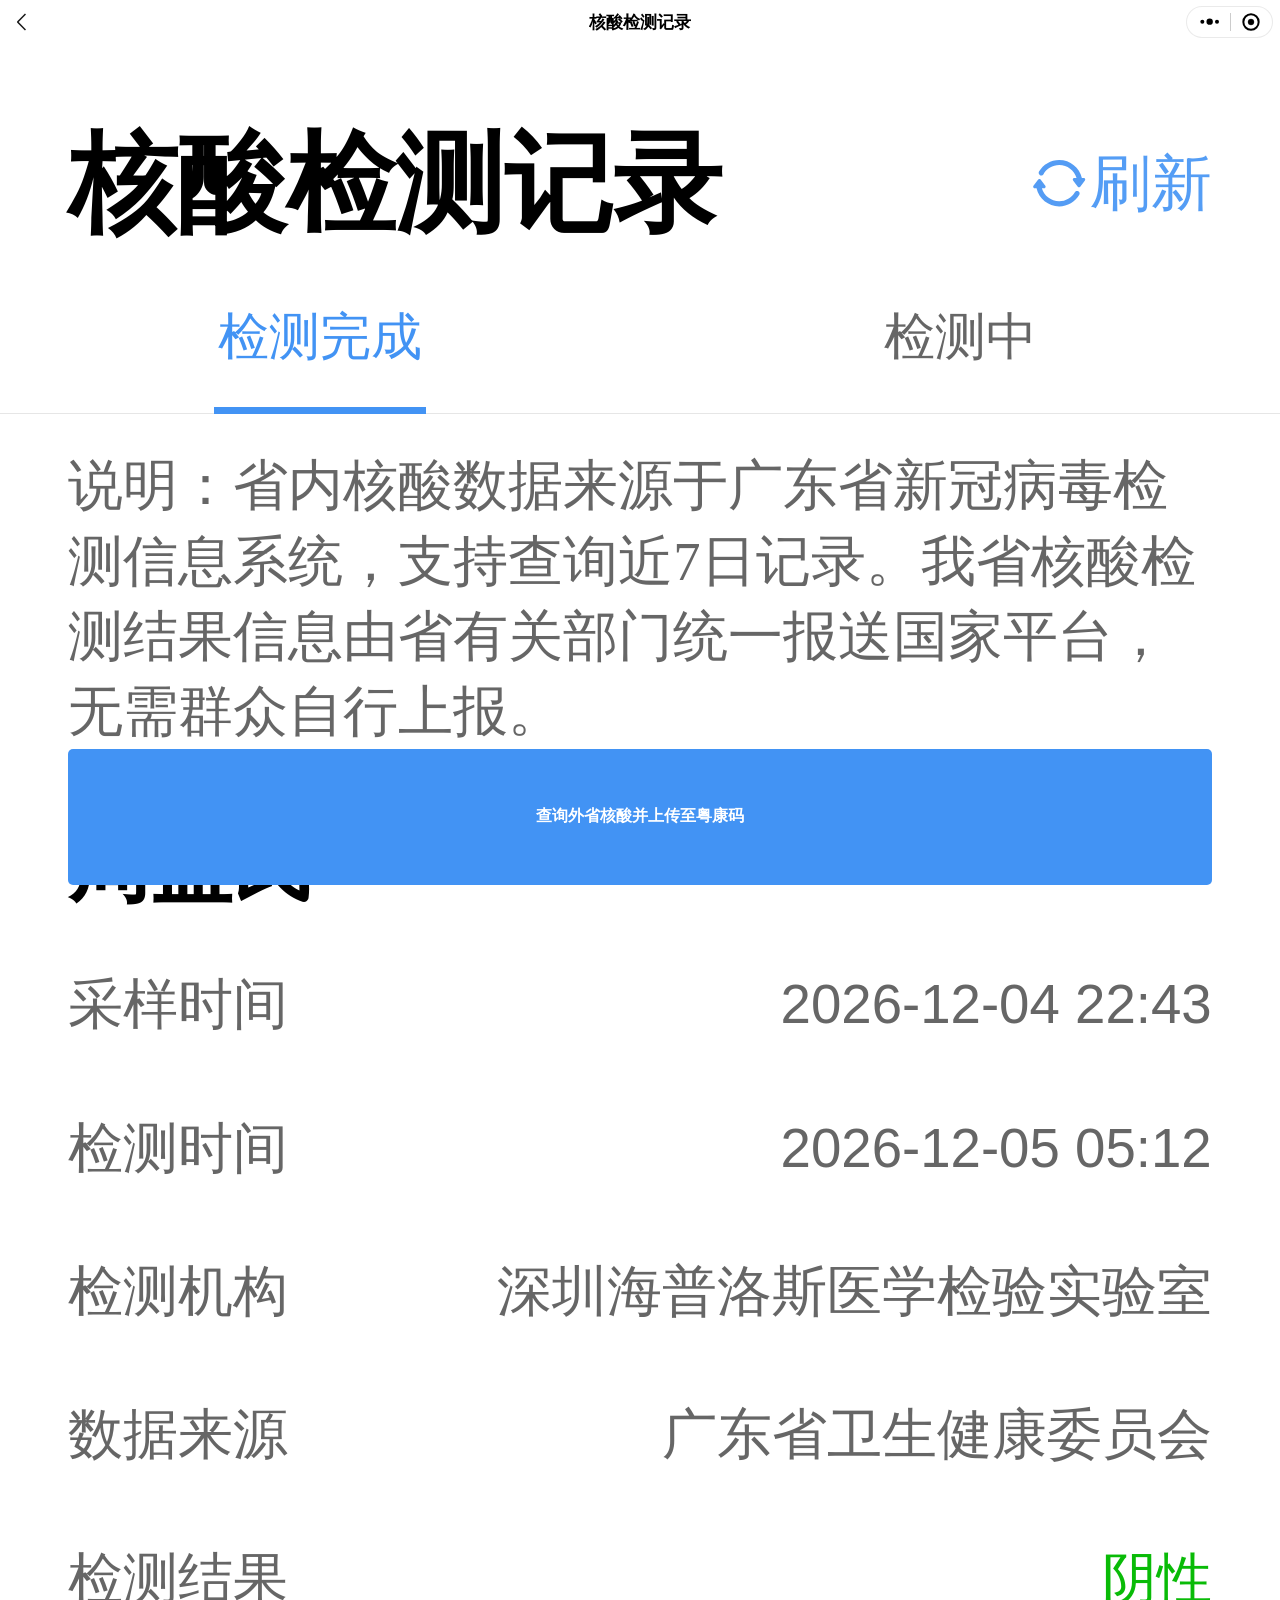
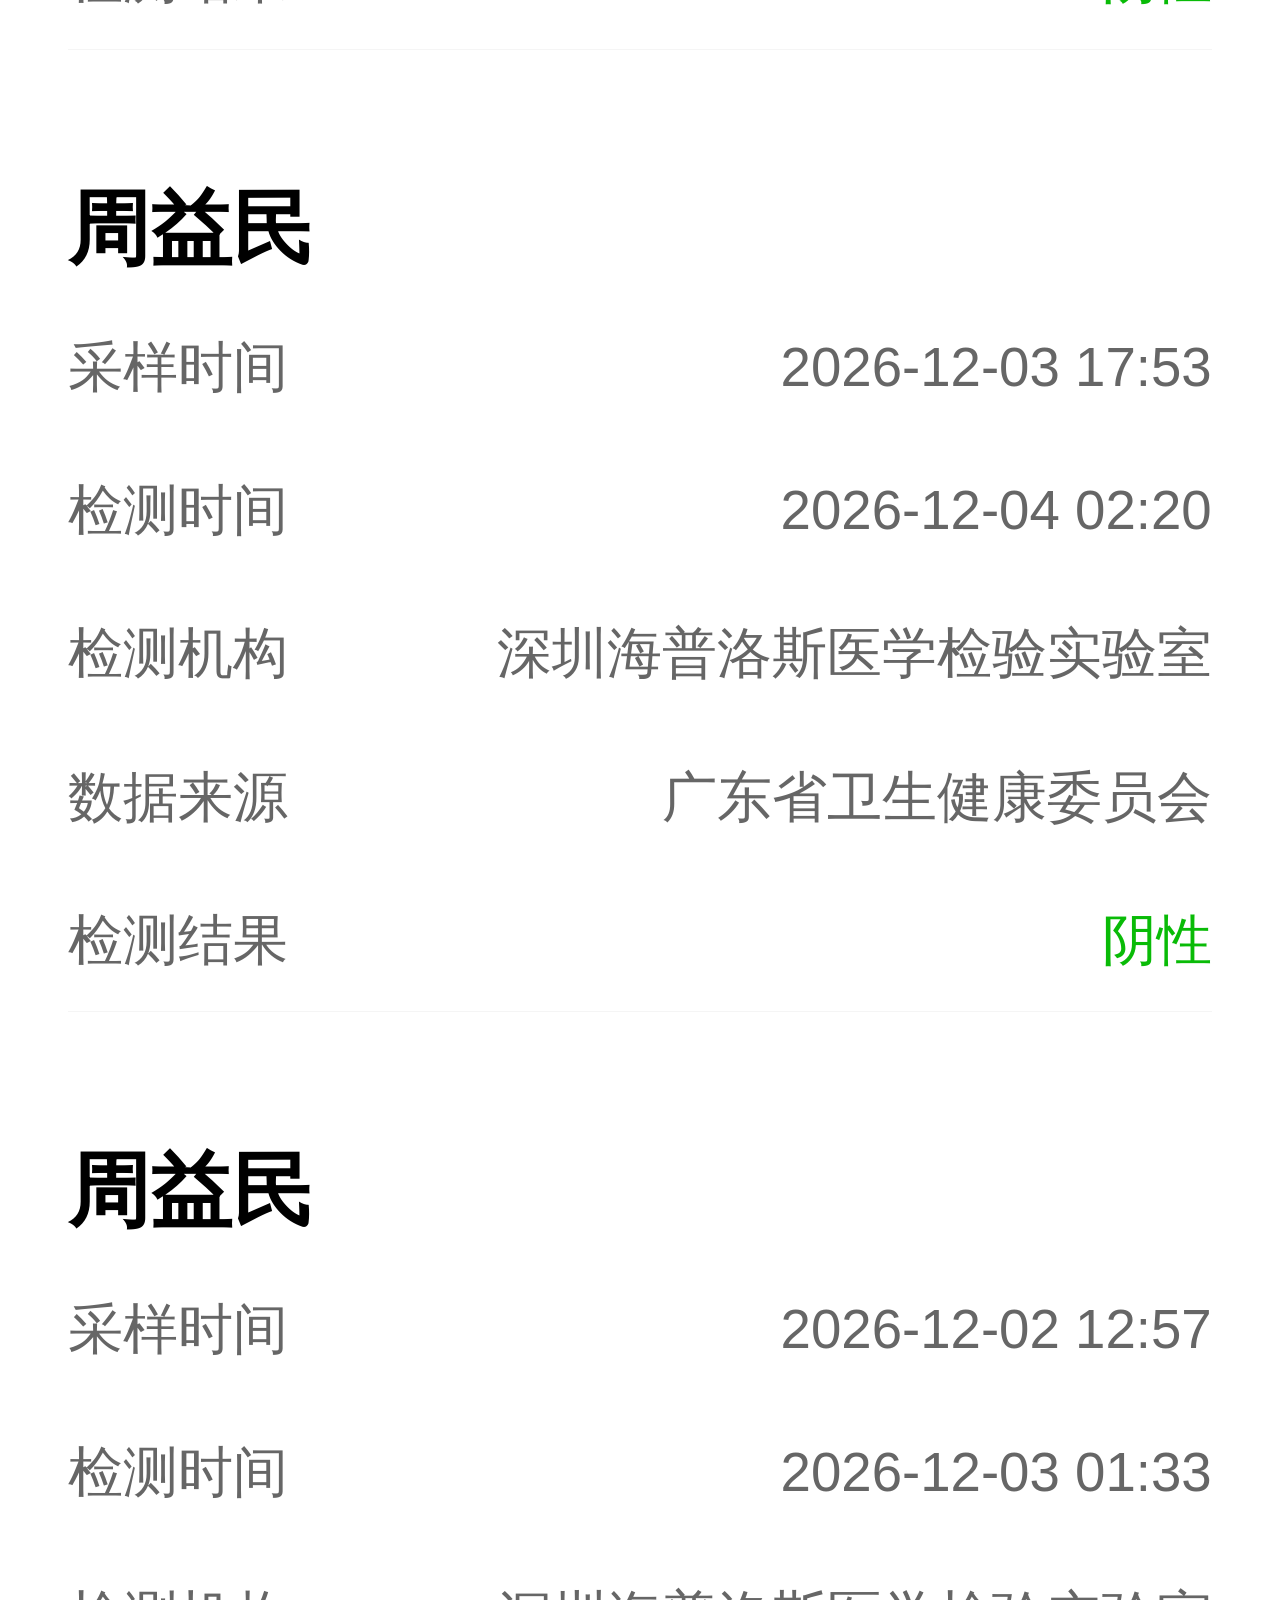
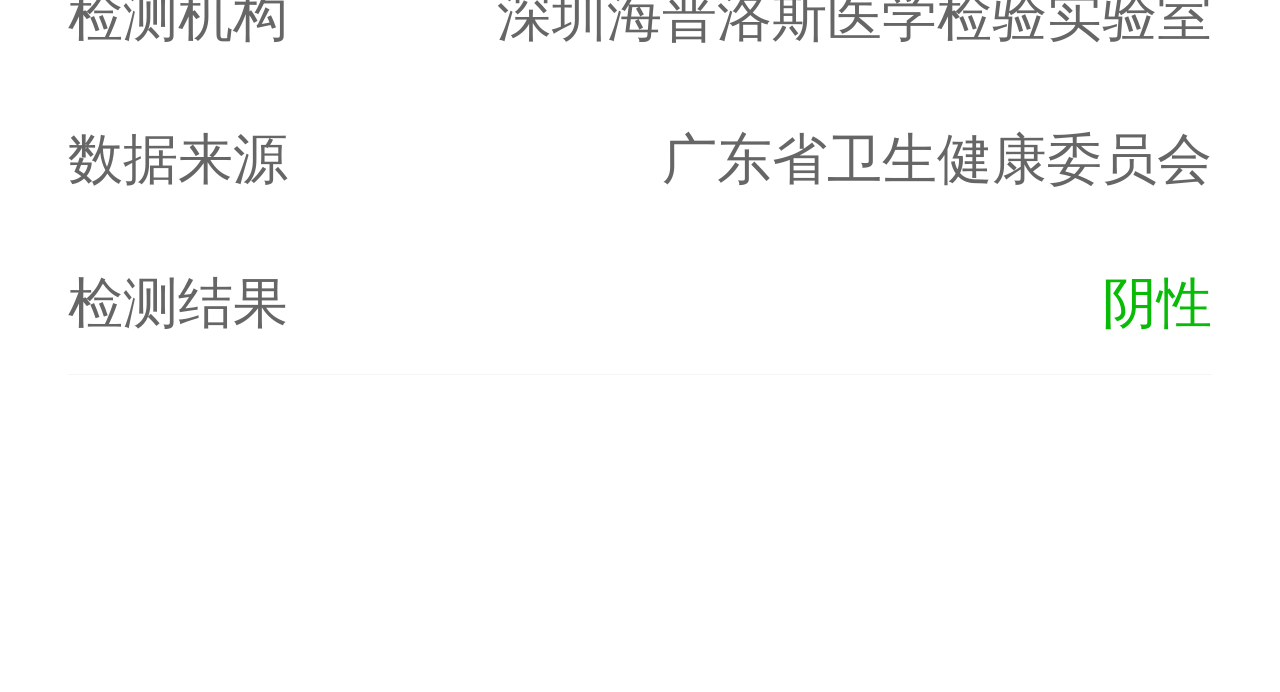
<file: templates/message/detail.html>
<!doctypehtml><title>核酸检测记录</title>
<meta http-equiv="Content-Type" content="text/html;charset=UTF-8">
<meta name="viewport"
      content="width=device-width,height=device-height,viewport-fit=cover,initial-scale=1,maximum-scale=1,user-scalable=0">
<meta name="theme-color" content="#FFFFFF">
<meta name="apple-mobile-web-app-status-bar-style" content="default">
<link rel="manifest" href="/static/manifest.json">
<link rel="icon" type="image/jpeg" href="/static/images/local/yss.jpeg">
<link rel="apple-touch-icon" sizes="246x246" href="/static/images/local/yss.jpeg">
<link rel="stylesheet" href="/static/css/detail.css">
<link rel="stylesheet" href="/static/css/nav.css">
<script src="/static/js/base.js"></script>
<body>
<view class="navbar navbar--wechat">
    <view class="navbar__placeholder"></view>
    <view class="navbar__inner" style="color:#000;background:#fff">
        <view class="navbar__left">
            <view class="navbar__buttons" onclick="history.back()">
                <view class="navbar__button-goback"></view>
            </view>
        </view>
        <view class="navbar__center">
            <text>核酸检测记录</text>
        </view>
        <view class="navbar__right"></view>
    </view>
</view>
<div class="capsule capsule--wechat" onclick="navigateHome()">
    <svg class="capsule__menu-icon" viewBox="0 0 64 28" xmlns="http://www.w3.org/2000/svg">
        <circle cx="32" cy="14" r="9.5"/>
        <circle cx="54" cy="14" r="6"/>
        <circle cx="10" cy="14" r="6"/>
    </svg>
    <div class="capsule__splitter"></div>
    <svg class="capsule__exit-icon" viewBox="0 0 60 60" xmlns="http://www.w3.org/2000/svg">
        <circle cx="30" cy="30" r="9"/>
        <circle cx="30" cy="30" r="23" stroke-width="6" fill="transparent"/>
    </svg>
</div>
<view class="title">
    <view style="display:flex;flex-direction:row;justify-content:flex-start;align-items:center;flex:1">
        <text class="title__text" onclick='window.location.href="/sz"'>核酸检测记录</text>
    </view>
    <view bind:tap="handleTap" class="reload_box" slot="action">
        <image class="reload" src="/static/images/local/e5cebec2f715d6d4f4c4e19b5856f836.svg"></image>
        刷新
    </view>
</view>
<view>
    <view class="tabs">
        <view class="tabs__header tabs__header-border tab-header-class" id="tab-header" style="position:relative">
            <view class="tabs__item__wrap">
                <view class="tabs__item tabs__item--active">
                    <view class="tabs__item-inline">检测完成</view>
                </view>
            </view>
            <view class="tabs__item__wrap">
                <view class="tabs__item">
                    <view class="tabs__item-inline">检测中</view>
                </view>
            </view>
            <view class="tabs__slider"></view>
        </view>
        <view class="tabs__content">
            <view class="tab-pane">
                <view class="txt">说明：省内核酸数据来源于广东省新冠病毒检测信息系统，支持查询近7日记录。我省核酸检测结果信息由省有关部门统一报送国家平台，无需群众自行上报。</view>
                <view class="member-list">
                    <view class="member-item">
                        <view class="member-top">
                            <view class="member-name">周益民</view>
                        </view>
                        <view class="preview g-preview" direction="row">
                            <view class="preview-item">
                                <view class="preview-item__label">
                                    <text>采样时间</text>
                                </view>
                                <view class="preview-item__content preview-item__content__text-right">
                                    <text class="sample-time" data-traceback-hours="11" data-traceback-range="4"></text>
                                </view>
                            </view>
                            <view class="preview-item">
                                <view class="preview-item__label">
                                    <text>检测时间</text>
                                </view>
                                <view class="preview-item__content preview-item__content__text-right">
                                    <text class="test-time" data-traceback-hours="5" data-traceback-range="4"></text>
                                </view>
                            </view>
                            <view class="preview-item">
                                <view class="preview-item__label">
                                    <text>检测机构</text>
                                </view>
                                <view class="preview-item__content preview-item__content__text-right">
                                    <text class="test-institution"></text>
                                </view>
                            </view>
                            <view class="preview-item">
                                <view class="preview-item__label">
                                    <text>数据来源</text>
                                </view>
                                <view class="preview-item__content preview-item__content__text-right">
                                    <text>广东省卫生健康委员会</text>
                                </view>
                            </view>
                            <view class="preview-item">
                                <view class="preview-item__label">
                                    <text>检测结果</text>
                                </view>
                                <view class="preview-item__content preview-item__content__text-right">
                                    <text style="color:#09bb07">阴性</text>
                                </view>
                            </view>
                        </view>
                    </view>
                    <view class="member-item">
                        <view class="member-top">
                            <view class="member-name">周益民</view>
                        </view>
                        <view class="preview g-preview" direction="row">
                            <view class="preview-item">
                                <view class="preview-item__label">
                                    <text>采样时间</text>
                                </view>
                                <view class="preview-item__content preview-item__content__text-right">
                                    <text class="sample-time" data-traceback-hours="41" data-traceback-range="4"></text>
                                </view>
                            </view>
                            <view class="preview-item">
                                <view class="preview-item__label">
                                    <text>检测时间</text>
                                </view>
                                <view class="preview-item__content preview-item__content__text-right">
                                    <text class="test-time" data-traceback-hours="32" data-traceback-range="4"></text>
                                </view>
                            </view>
                            <view class="preview-item">
                                <view class="preview-item__label">
                                    <text>检测机构</text>
                                </view>
                                <view class="preview-item__content preview-item__content__text-right">
                                    <text class="test-institution"></text>
                                </view>
                            </view>
                            <view class="preview-item">
                                <view class="preview-item__label">
                                    <text>数据来源</text>
                                </view>
                                <view class="preview-item__content preview-item__content__text-right">
                                    <text>广东省卫生健康委员会</text>
                                </view>
                            </view>
                            <view class="preview-item">
                                <view class="preview-item__label">
                                    <text>检测结果</text>
                                </view>
                                <view class="preview-item__content preview-item__content__text-right">
                                    <text style="color:#09bb07">阴性</text>
                                </view>
                            </view>
                        </view>
                    </view>
                    <view class="member-item">
                        <view class="member-top">
                            <view class="member-name">周益民</view>
                        </view>
                        <view class="preview g-preview" direction="row">
                            <view class="preview-item">
                                <view class="preview-item__label">
                                    <text>采样时间</text>
                                </view>
                                <view class="preview-item__content preview-item__content__text-right">
                                    <text class="sample-time" data-traceback-hours="64" data-traceback-range="8"></text>
                                </view>
                            </view>
                            <view class="preview-item">
                                <view class="preview-item__label">
                                    <text>检测时间</text>
                                </view>
                                <view class="preview-item__content preview-item__content__text-right">
                                    <text class="test-time" data-traceback-hours="54" data-traceback-range="8"></text>
                                </view>
                            </view>
                            <view class="preview-item">
                                <view class="preview-item__label">
                                    <text>检测机构</text>
                                </view>
                                <view class="preview-item__content preview-item__content__text-right">
                                    <text class="test-institution"></text>
                                </view>
                            </view>
                            <view class="preview-item">
                                <view class="preview-item__label">
                                    <text>数据来源</text>
                                </view>
                                <view class="preview-item__content preview-item__content__text-right">
                                    <text>广东省卫生健康委员会</text>
                                </view>
                            </view>
                            <view class="preview-item">
                                <view class="preview-item__label">
                                    <text>检测结果</text>
                                </view>
                                <view class="preview-item__content preview-item__content__text-right">
                                    <text style="color:#09bb07">阴性</text>
                                </view>
                            </view>
                        </view>
                    </view>
                </view>
            </view>
        </view>
    </view>
    <view style="height:20vw"></view>
    <view class="province_btn" onclick='window.location.href="/sz"'>查询外省核酸并上传至粤康码</view>
</view>
<script>
    setStaticTime(".sample-time", 0, 16)
    setStaticTime(".test-time", 0, 16)
    addStorageField("_name", ".member-name", "名字", "周益民")
    addStorageField("_test_institution", ".test-institution", "检测机构", "深圳海普洛斯医学检验实验室")
</script>
</file>
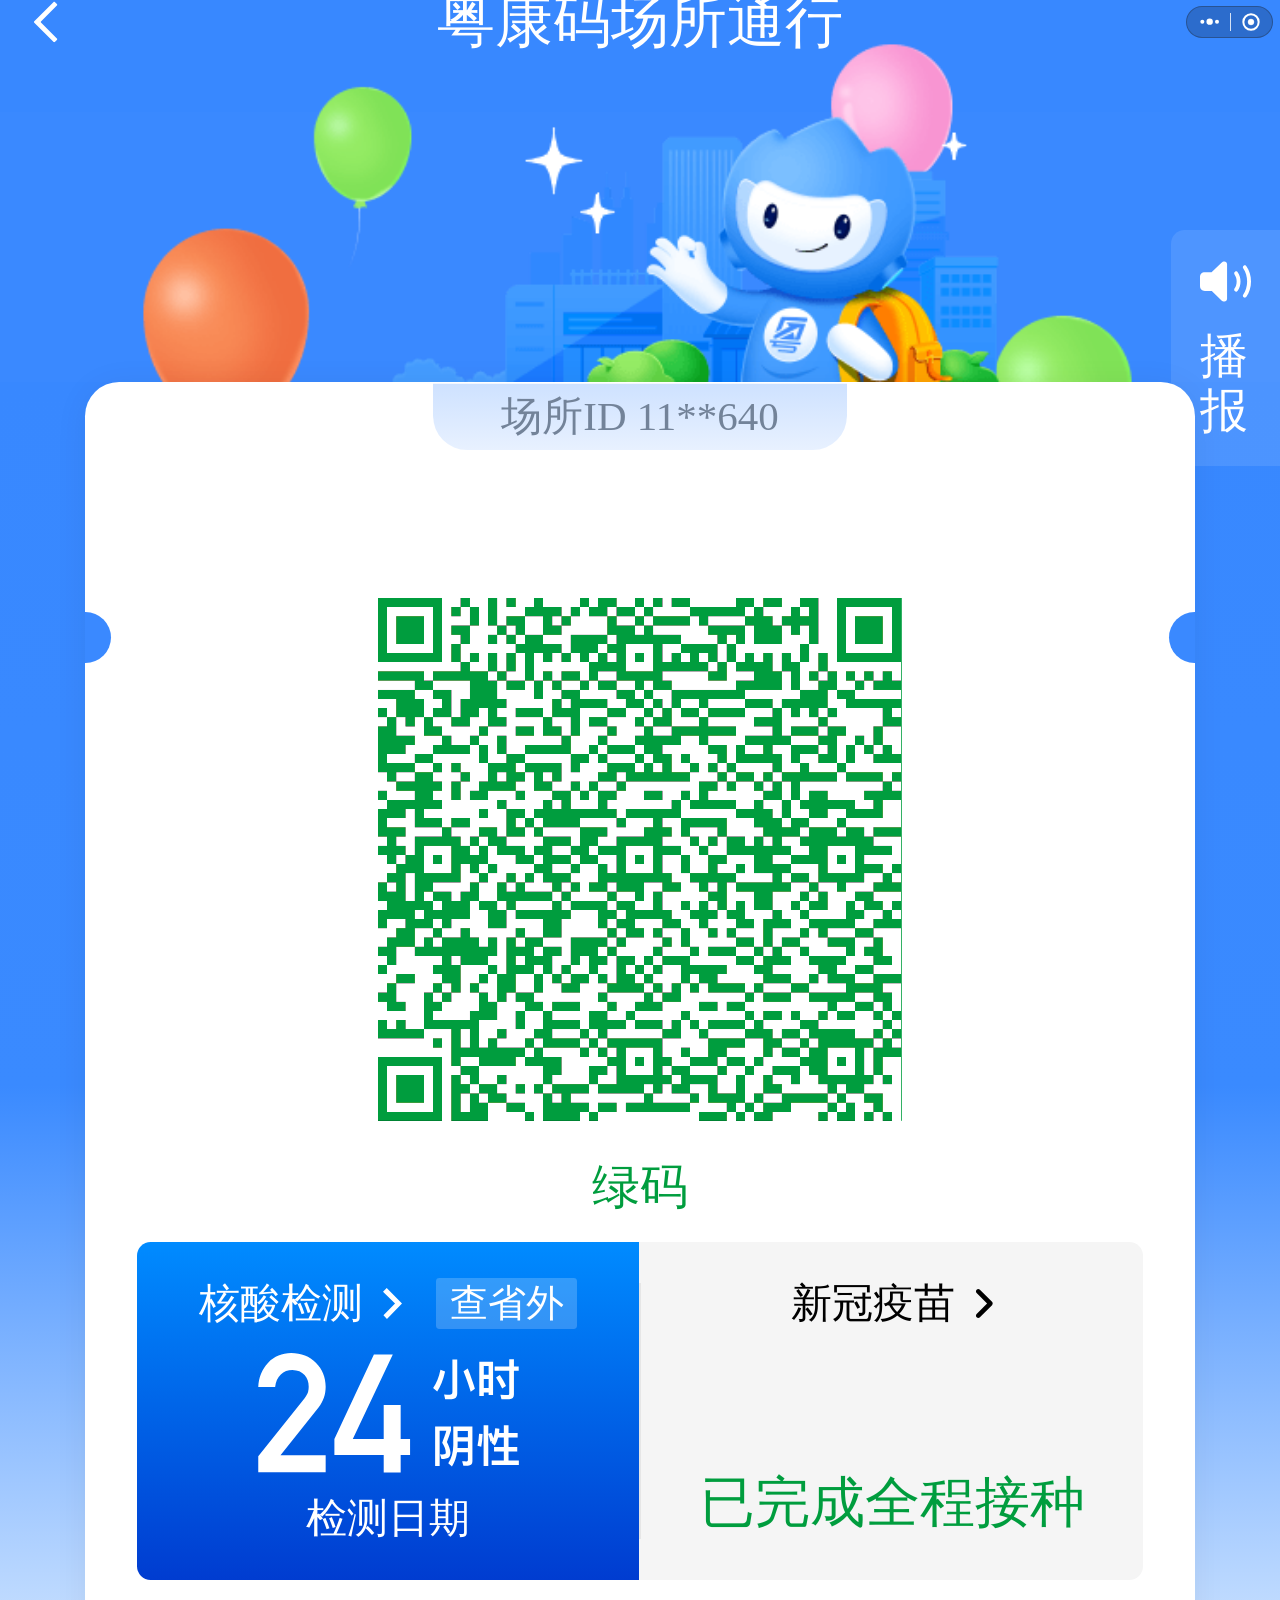
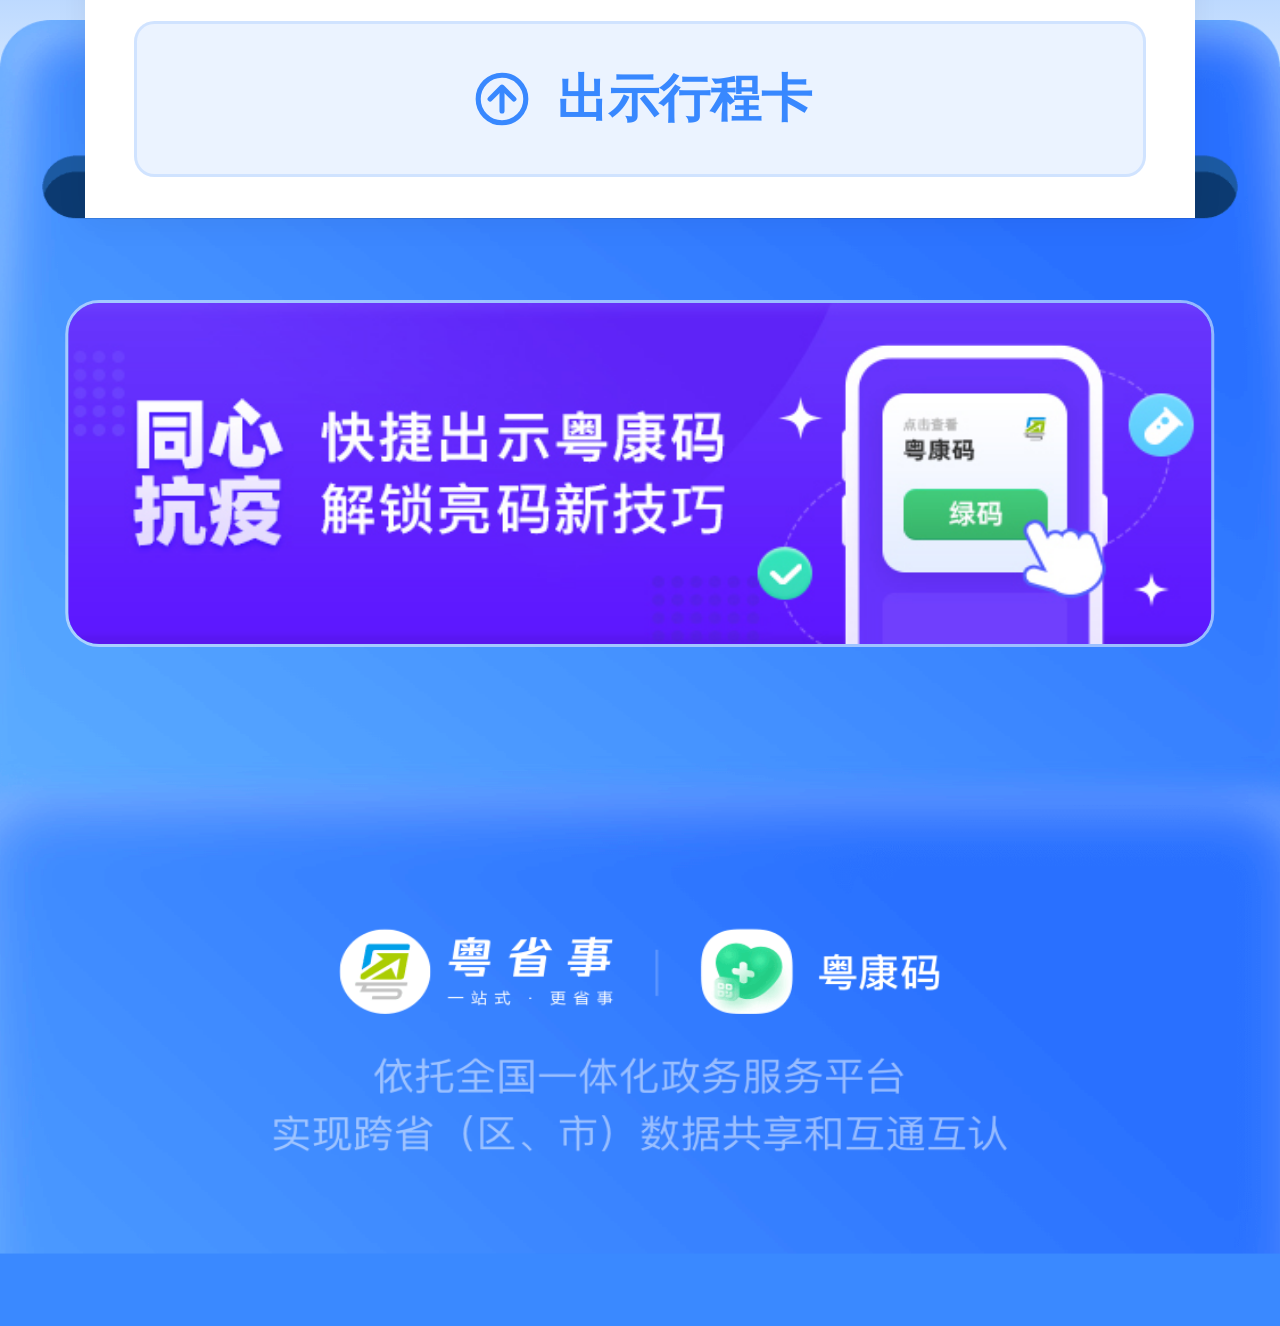
<file: templates/message/meeting.html>
<!doctypehtml><title>粤康码场所通行</title>
<meta http-equiv="Content-Type" content="text/html;charset=UTF-8">
<meta name="viewport"
      content="width=device-width,height=device-height,viewport-fit=cover,initial-scale=1,maximum-scale=1,user-scalable=0">
<meta name="theme-color" content="#3A89FF">
<meta name="apple-mobile-web-app-status-bar-style" content="black-translucent">
<link rel="manifest" href="/static/manifest.json">
<link rel="icon" type="image/jpeg" href="/static/images/local/yss.jpeg">
<link rel="apple-touch-icon" sizes="246x246" href="/static/images/local/yss.jpeg">
<link rel="stylesheet" href="/static/css/nav.css">
<script src="/static/js/base.js"></script>
<style>body {
        background-color: #fafafa;
        height: 100%;
        margin: 0;
        font-family: "PingFang SC", sans-serif
    }

    block, view {
        display: block
    }

    .t-normal {
        color: #09bb07;
        text-align: right;
        width: 100%
    }

    .desc-color {
        color: red !important
    }

    .t-danger {
        color: #f0422c
    }

    .t-danger, .t-yellow {
        text-align: right;
        width: 100%
    }

    .t-yellow {
        color: #ff8f1f
    }

    .preview-main {
        background: #fafafa;
        border-radius: 1.067vw;
        flex-direction: column;
        margin-top: 2.667vw;
        overflow: hidden;
        padding: 2.667vw 0
    }

    .preview-item, .preview-main {
        display: flex
    }

    .preview-item {
        flex-direction: row;
        justify-content: space-between;
        margin: 2.667vw 5.333vw
    }

    .preview-info, .preview-label {
        color: #666;
        font-size: 4.267vw;
        letter-spacing: 0;
        line-height: 5.867vw
    }

    .preview-label {
        margin-right: 4vw;
        min-width: 24vw
    }

    .enter-status {
        display: flex;
        flex-direction: column;
        margin: 5.333vw
    }

    .status-item {
        margin-bottom: 8vw;
        width: 100%
    }

    .status-bg {
        width: 100%
    }

    .report {
        align-items: center;
        display: flex;
        font-size: 4vw;
        justify-content: center;
        margin-top: 2.667vw
    }

    .report1 {
        color: red
    }

    .report2 {
        color: #4293f4
    }

    .yellow_button button[type=primary], button[disabled][type=primary], button[loading][type=primary] {
        background-color: #ff8f1f;
        border-color: #fff;
        color: #fff
    }

    .card_content {
        background-image: #fff;
        padding: 0 6.667vw
    }

    .content {
        border-radius: 2.667vw 2.667vw 0 0;
        box-shadow: 0 .267vw 2.667vw 0 rgba(0, 0, 0, .06)
    }

    .content, .head {
        position: relative;
        z-index: 999
    }

    .head {
        overflow: hidden;
        width: 100%
    }

    .place_tip, .place_tip_abs {
        color: #fff;
        font-family: PingFangSC-Regular;
        font-size: 3.2vw;
        font-weight: 400;
        letter-spacing: 0;
        margin: 2.533vw auto 0;
        opacity: .8;
        text-align: center;
        width: fit-content
    }

    .head_top {
        background: rgba(9, 187, 7, .1);
        border-radius: 2.667vw 2.667vw 0 0;
        justify-content: space-between;
        padding: 5.467vw 5.333vw
    }

    .head_top, .head_top_left {
        align-items: center;
        display: flex
    }

    .head_top_left {
        color: #09bb07;
        font-size: 4.8vw;
        letter-spacing: 0;
        line-height: 5.333vw;
        text-align: center
    }

    .head_top_right {
        align-items: center;
        color: #999;
        display: flex;
        font-size: 3.733vw;
        font-weight: 400;
        justify-content: center;
        line-height: 3.733vw;
        margin-top: 3.867vw
    }

    .head_top_right_name {
        margin-right: 1.067vw
    }

    .daka_place {
        font-family: PingFangSC-Medium;
        font-size: 5.867vw;
        font-weight: 500;
        line-height: 5.867vw;
        margin-top: 3.867vw;
        overflow: hidden;
        padding: 0 5.333vw;
        text-overflow: ellipsis;
        white-space: nowrap
    }

    .daka_place, .head_name {
        color: #000;
        text-align: center
    }

    .head_name {
        font-size: 5.333vw;
        font-weight: Medium;
        letter-spacing: 0;
        padding: 5.333vw 0 .533vw
    }

    .head_img {
        border: 1.333vw solid #fff;
        border-radius: .667vw;
        display: block;
        height: 42.667vw;
        margin: 4.4vw auto 0;
        width: 42.667vw
    }

    .head_tips {
        display: table;
        margin: -1.067vw auto 0;
        padding: 0 0 3.2vw
    }

    .head_tips, .head_tips_green {
        color: #009d3e;
        font-family: PingFangSC-Regular;
        font-size: 3.733vw;
        letter-spacing: 0;
        line-height: 3.733vw;
        text-align: center
    }

    .head_tips_green {
        font-weight: 500
    }

    img {
        width: 100%
    }

    .code_size {
        height: 38.933vw;
        width: 38.933vw
    }

    .preview-list {
        padding-bottom: 0;
        position: relative
    }

    .travel_card {
        height: 16.267vw;
        position: absolute;
        right: -8.8vw;
        top: 50%;
        transform: translate(-50%, -50%);
        width: 17.333vw
    }

    .travel_card_icon {
        height: 100%;
        width: 100%
    }

    .arrow-left {
        left: 2.667vw;
        position: absolute
    }

    .arrow-left, .top-header-title {
        color: #fff;
        font-family: PingFangSC-Medium;
        font-size: 4.933vw;
        letter-spacing: 0;
        margin-top: 2.667vw;
        text-align: center
    }

    .content {
        background: #fff
    }

    .content.error {
        padding: 5.333vw 5.333vw 0
    }

    .content.red-temp {
        background: #e6523f
    }

    .content.yellow-temp {
        background: #ff8f1f
    }

    .red-temp .select {
        background: #feebeb
    }

    .yellow-temp .select {
        background: #fff3e8
    }

    .yellow-temp .select-operat {
        color: #ff8f1f
    }

    .red-temp .select-operat {
        color: #f0422c
    }

    .content-list {
        background: #fff;
        border-radius: 1.067vw;
        box-shadow: 0 2px 20px 0 rgba(0, 0, 0, .06);
        position: relative
    }

    .content-list_box {
        margin-bottom: 2.667vw
    }

    .content-list_header {
        background: #edf4fc;
        border-top-left-radius: 1.067vw;
        border-top-right-radius: 1.067vw;
        display: flex;
        height: 11.2vw;
        margin-bottom: 4.8vw;
        width: 100%
    }

    .red-temp .content-list_header {
        background-color: #fbebeb
    }

    .yellow-temp .content-list_header {
        background: #fdf3e9
    }

    .header_city, .header_faimly, .header_name {
        color: #000;
        display: flex;
        font-family: PingFangSC-Regular;
        font-size: 4vw;
        letter-spacing: 0;
        text-align: center
    }

    .header_city, .header_faimly, .header_name, .header_name_box {
        align-items: center;
        flex: 1;
        justify-content: center
    }

    .header_name_box {
        border-left: .267vw solid #bdd6f7;
        border-right: .267vw solid #bdd6f7;
        display: inline-flex;
        min-width: 26.4vw
    }

    .red-temp .header_name_box {
        border-left-color: #f3b8b7;
        border-right-color: #f3b8b7
    }

    .yellow-temp .header_name_box {
        border-left-color: #f8d5af;
        border-right-color: #f8d5af
    }

    .content-list_time {
        align-items: center;
        display: flex;
        justify-content: center
    }

    .header_city .triangle, .header_name .triangle {
        border-color: #000 transparent transparent !important
    }

    .header_text {
        color: #4293f4;
        padding-left: .8vw;
        vertical-align: bottom
    }

    .red-temp .header_text {
        color: #fe3737
    }

    .yellow-temp .header_text {
        color: #ff8f1f
    }

    .view-select {
        text-align: center
    }

    .select {
        background: #ecf4fd;
        border-radius: 1.067vw;
        display: inline-block;
        margin: 0 auto
    }

    .normal-temp {
        animation: bg-scrolling-reverse .4s infinite;
        animation-timing-function: linear;
        background-color: #4293f4;
        background-image: linear-gradient(135deg, #5ea3f5 25%, transparent 0), linear-gradient(225deg, #5ea3f5 25%, transparent 0), linear-gradient(45deg, #5ea3f5 25%, transparent 0), linear-gradient(315deg, #5ea3f5 25%, #4293f4 0);
        background-position: 20px 0, 20px 0, 0 0, 0 0;
        background-repeat: repeat;
        background-size: 40px 40px;
        opacity: 1
    }

    .select-name, .select-picker {
        display: inline-block
    }

    .select-name {
        color: #000;
        font-family: PingFangSC-Regular;
        font-size: 4vw;
        letter-spacing: 0;
        line-height: 5.333vw;
        text-align: center
    }

    .select-line {
        background: #4293f4;
        display: inline-block;
        height: 3.733vw;
        margin: 0 3.2vw;
        opacity: .3;
        position: relative;
        top: .533vw;
        width: .267vw
    }

    .select-operat {
        color: #4293f4;
        display: inline-block;
        font-family: PingFangSC-Regular;
        font-size: 4vw;
        letter-spacing: 0;
        line-height: 5.333vw;
        padding-bottom: 2.133vw;
        padding-right: 3.2vw;
        padding-top: 2.133vw;
        text-align: center
    }

    .img-box {
        margin-bottom: 1.333vw;
        overflow: hidden;
        padding-bottom: 0;
        text-align: center
    }

    .img, .img-box {
        position: relative
    }

    .img {
        background-color: red;
        border-radius: 1.067vw;
        display: none;
        height: 100%;
        width: 100%;
        z-index: 6
    }

    .travel-report-status {
        border-radius: 1.067vw 0 0 1.067vw;
        box-sizing: border-box;
        height: 26.133vw;
        padding-top: 3.2vw;
        position: absolute;
        right: 0;
        top: 28.4vw;
        width: 8.533vw
    }

    .travel-report-status .txt {
        font-family: "PingFang SC";
        font-size: 4vw;
        font-weight: 500;
        line-height: 4.267vw;
        margin: 0 auto;
        padding-top: 1.067vw;
        width: 4vw
    }

    .travel-report-star {
        display: block;
        height: 4.8vw;
        margin: 0 auto;
        width: 4.8vw
    }

    .img_mask_qrcode {
        height: 40vw;
        left: 50%;
        margin-left: -22.667vw;
        padding: 2.667vw;
        position: absolute;
        top: 3.2vw;
        width: 40vw;
        z-index: 10
    }

    .img_border {
        align-items: center;
        border-radius: 1.333vw;
        display: flex;
        height: 42.133vw;
        justify-content: center;
        margin-bottom: 1.333vw;
        position: relative;
        width: 42.133vw
    }

    .img_border_one {
        background: linear-gradient(to bottom right, #8fcaff, #55b1ff, #8fcaff)
    }

    .img_border_two {
        background: linear-gradient(to bottom right, #ffe58c, #ffb137, #ffe58c)
    }

    .img_background {
        background: #fff;
        border-radius: .8vw;
        height: 45.067vw;
        left: 1.467vw;
        position: absolute;
        top: 1.467vw;
        width: 45.067vw;
        z-index: 1
    }

    .img_mask {
        background: #fff;
        opacity: .98
    }

    .img_err_tip, .img_mask {
        bottom: 0;
        height: 48vw;
        left: 0;
        line-height: 6.133vw;
        margin: auto;
        position: absolute;
        right: 0;
        top: 0;
        width: 48vw;
        z-index: 11
    }

    .img_err_tip {
        align-items: center;
        color: #333;
        display: flex;
        flex-direction: column;
        font-size: 4.267vw;
        justify-content: center
    }

    .status {
        text-align: center
    }

    .status .result_label {
        font-size: 4.533vw;
        font-weight: 400;
        justify-content: center;
        line-height: 6.4vw;
        padding: 1.067vw 2.533vw 1.067vw 2.4vw
    }

    .status .result_label .result_arrow {
        height: 3.333vw;
        margin-left: 1.6vw;
        width: 3.333vw
    }

    .result_label_hs {
        display: inline-block;
        margin-right: 1.6vw;
        position: relative;
        top: -.267vw
    }

    .status-img {
        display: inline-block;
        height: 8.533vw;
        width: auto
    }

    .status-img image {
        height: 100%;
        width: 100%
    }

    .status-desc {
        color: #999;
        font-family: PingFangSC-Regular;
        font-size: 3.733vw;
        letter-spacing: 0;
        line-height: 5.333vw;
        text-align: center
    }

    .desc-box {
        font-size: 4.267vw;
        line-height: 5.867vw
    }

    .desc-box, .desc-box-2 {
        color: #666;
        font-family: PingFangSC-Regular;
        text-align: center
    }

    .desc-box-2 {
        font-size: 3.733vw;
        line-height: 5.333vw;
        margin-bottom: 4vw;
        padding-top: 2.667vw
    }

    .title {
        align-items: center;
        color: #000;
        display: flex;
        font-family: PingFangSC-Medium;
        font-size: 6.4vw;
        font-weight: 600;
        justify-content: space-between;
        line-height: 8.8vw;
        padding-left: 5.333vw;
        padding-right: 5.333vw;
        padding-top: 5.333vw
    }

    .title_img {
        height: 6.667vw;
        width: 32vw
    }

    .use-address {
        padding: 8.533vw 5.333vw 14.667vw
    }

    .use-address-title {
        text-align: center
    }

    .address-title-desc {
        display: inline-block
    }

    .address-title-desc image {
        height: 100%;
        width: 100%
    }

    .view-line {
        font-size: 0
    }

    .address-list {
        border: 1px solid #ebebeb;
        border-bottom: none;
        border-radius: 1.067vw;
        margin-top: 5.333vw
    }

    .address-list-item {
        display: flex;
        padding: 5.333vw
    }

    .item-left {
        width: 13.333vw
    }

    .item-left image {
        height: 13.333vw;
        width: 13.333vw
    }

    .item-right {
        flex: 1;
        padding-left: 4.267vw
    }

    .address-list-item {
        background: #fff;
        border-bottom: 1px solid #ebebeb;
        margin-bottom: 4vw
    }

    .address-list-item:last-child {
        margin-bottom: 0
    }

    .item-right-title {
        color: #000;
        font-family: PingFangSC-Medium;
        font-size: 4.8vw;
        line-height: 6.4vw
    }

    .item-right-content {
        color: #666;
        font-family: PingFangSC-Regular;
        font-size: 4vw;
        line-height: 5.6vw
    }

    .item-right-to {
        color: #4293f4;
        font-family: PingFangSC-Regular;
        font-size: 3.733vw
    }

    .ykm-entry-cell {
        align-items: center;
        background: #fff;
        color: #4293f4;
        display: flex;
        font-size: 4.8vw;
        justify-content: space-between;
        line-height: 15.733vw;
        padding: 0 5.333vw
    }

    .special-view {
        background: #f2f7fd;
        border-radius: 1.067vw;
        margin: 5.333vw;
        padding: .267vw
    }

    .desc-cell {
        border-radius: .8vw .8vw 0 0;
        color: #6486a0;
        font-size: 3.733vw;
        line-height: 5.333vw;
        margin: 4vw 0 4vw 9.333vw;
        position: relative
    }

    .desc-cell:before {
        background: #4f6f8b;
        content: "";
        height: 2.267vw;
        left: -3.333vw;
        position: absolute;
        top: 1.6vw;
        transform: rotate(45deg);
        width: 2.267vw
    }

    .desc-cell + .desc-cell {
        margin-top: 4vw
    }

    .flex-wrap {
        display: flex
    }

    .flex-box {
        color: #000;
        flex: 1;
        font-size: 3.733vw;
        text-align: center
    }

    .flex-box_desc, .list-icon {
        margin-top: 1.333vw
    }

    .list-icon {
        height: 5.067vw;
        margin-right: 2.667vw;
        width: 5.067vw
    }

    .err_tips {
        color: #999;
        margin-top: 2.667vw;
        text-align: center
    }

    .err_tips, .err_tips view {
        font-family: PingFangSC-Regular;
        font-size: 3.733vw;
        line-height: 5.067vw
    }

    .err_tips view {
        color: #4293f4;
        display: inline;
        margin-left: 2.667vw
    }

    .shadow {
        background: rgba(0, 0, 0, .6);
        position: fixed;
        right: 0;
        top: 0
    }

    .shadow, .shadow__main {
        bottom: 0;
        left: 0;
        z-index: 20000
    }

    .shadow__main {
        background: #fff;
        box-sizing: border-box;
        padding: 4.8vw 0 0 5.333vw;
        position: absolute;
        width: 100%
    }

    .shadow__main-title {
        color: #000;
        font-size: 6.4vw;
        font-weight: 700;
        height: 9.067vw;
        letter-spacing: 0;
        line-height: 9.067vw;
        margin-bottom: 4vw
    }

    .shadow__main-city {
        overflow: hidden
    }

    .shadow__main-city-item {
        border: 1px solid #ebebeb;
        border-radius: 1.067vw;
        box-sizing: border-box;
        color: #000;
        float: left;
        font-size: 4vw;
        height: 10.667vw;
        letter-spacing: 0;
        line-height: 10.667vw;
        margin-bottom: 5.333vw;
        margin-right: 2.267vw;
        text-align: center;
        width: 28.267vw
    }

    .shadow__main-city-item.active {
        border: .267vw solid #4293f4
    }

    .prevent__scroll {
        height: 100%;
        overflow: hidden;
        width: 100%
    }

    .shadow-share {
        background-color: rgba(0, 0, 0, .7);
        border-radius: 1.333vw;
        display: flex;
        height: 9.333vw;
        padding-left: 4vw;
        position: fixed;
        right: 8vw;
        top: 2vw;
        z-index: 999
    }

    .shadow-share:after {
        border: 6px solid transparent;
        border-bottom-color: rgba(0, 0, 0, .7);
        content: "";
        height: 0;
        position: absolute;
        right: 9.333vw;
        top: -12px;
        width: 0
    }

    .shadow-share--android:after {
        right: 13.067vw
    }

    .shadow-share__info {
        color: #fff;
        font-size: 3.467vw;
        line-height: 9.333vw;
        padding-right: 2.667vw;
        position: relative
    }

    .shadow-share__info:after {
        background-color: #fff;
        content: "";
        height: 5.333vw;
        position: absolute;
        right: 0;
        top: 2vw;
        transform: scaleX(.5);
        width: 1px
    }

    .shadow-share__close {
        height: 9.333vw;
        position: relative;
        width: 8vw
    }

    .shadow-share__close:before {
        transform: rotate(45deg)
    }

    .shadow-share__close:after, .shadow-share__close:before {
        background-color: #fff;
        content: "";
        height: 4vw;
        left: 4vw;
        position: absolute;
        top: 2.667vw;
        width: 1px
    }

    .shadow-share__close:after {
        transform: rotate(-45deg)
    }

    .result_box {
        display: flex;
        justify-content: center;
        margin: 0 5.333vw;
        position: relative
    }

    .result_label {
        border-radius: .533vw;
        display: inline-block;
        margin: 0 auto;
        padding: 2.133vw 3.2vw
    }

    .red-temp .result_label {
        background: rgba(240, 66, 44, .1);
        border: .267vw solid #fe3737;
        color: #f0422c
    }

    .yellow-temp .result_label {
        background: rgba(255, 143, 31, .1);
        border: .267vw solid #ff8f1f;
        color: #ff8f1f
    }

    .result_arrow {
        height: 2.667vw;
        margin-left: 2.667vw;
        width: 2.667vw
    }

    .canvas-main {
        align-items: center;
        display: flex;
        flex-direction: column;
        justify-content: center;
        opacity: 0;
        transition: all .6s ease
    }

    #XUESHENGMA {
        left: -2000px;
        opacity: 0;
        position: fixed;
        top: -2000px;
        z-index: 1
    }

    .canvas-img {
        border: 2px solid #000
    }

    .options {
        align-items: center;
        background: #f3f3f3;
        border-radius: 8px 0 0 8px;
        bottom: 0;
        box-sizing: border-box;
        color: #828282;
        display: flex;
        font-size: 3.2vw;
        height: 20.8vw;
        justify-content: center;
        margin-bottom: auto;
        margin-top: auto;
        padding: 0 .8vw;
        position: absolute;
        right: 0;
        top: 0;
        width: 6.4vw
    }

    .err_honglvma_action, .err_qrcode {
        color: #4293f4;
        font-size: 4.533vw;
        letter-spacing: 0;
        line-height: 6.4vw;
        padding-bottom: 4vw;
        text-align: center
    }

    .err_honglvma_box {
        display: flex;
        flex-direction: column;
        justify-content: center;
        margin-bottom: 4vw;
        text-align: center
    }

    .err_honglvma_title {
        color: #999;
        font-family: PingFangSC-Regular;
        font-size: 4.533vw;
        letter-spacing: 0;
        text-align: center
    }

    .no_certified {
        align-items: center;
        display: flex;
        justify-content: center;
        margin-bottom: 2.667vw;
        margin-top: 2.667vw
    }

    .no_certified_text {
        color: #f0422c;
        font-size: 4vw;
        margin-right: 1.333vw
    }

    .no_certified_action {
        color: #4293f4;
        font-size: 4vw;
        margin-right: .267vw
    }

    .sub-list {
        background: #fff;
        border-radius: 8px;
        box-shadow: 0 2px 20px 0 rgba(0, 0, 0, .06);
        color: #000
    }

    .normal-temp .sub-list, .red-temp .sub-list, .yellow-temp .sub-list {
        background: hsla(0, 0%, 100%, .1);
        color: #fff
    }

    .tgpz {
        background: rgba(9, 187, 7, .1);
        border-radius: .933vw;
        color: #09bb07;
        font-family: PingFangSC-Regular;
        font-size: 3.733vw;
        letter-spacing: 0;
        line-height: 5.333vw;
        padding: .133vw 1.333vw;
        text-align: center
    }

    .normal-temp .tgpz, .red-temp .tgpz, .yellow-temp .tgpz {
        background: rgba(0, 0, 0, .2);
        color: #fff
    }

    .ykmxx-line {
        box-shadow: inset 0 -.267vw 0 0 #ebebeb;
        height: .133vw;
        width: 100%
    }

    .sub-cl {
        align-items: center;
        display: flex;
        justify-content: center;
        margin-left: 5.333vw;
        margin-right: 5.333vw;
        padding-bottom: 4.8vw;
        padding-top: 4.8vw;
        position: relative
    }

    .normal-temp .sub-cl, .red-temp .sub-cl, .sub-cl {
        box-shadow: inset 0 -.133vw 0 0 hsla(0, 0%, 100%, .12)
    }

    .normal-temp .sub-cl {
        color: #fff
    }

    .sub-cl:last-child {
        box-shadow: inset 0 0 0 0 hsla(0, 0%, 100%, .12)
    }

    .sub-cl_content {
        flex: 1;
        font-size: 4.8vw;
        line-height: 6.4vw
    }

    .sub-cl_content, .time-box {
        align-items: center;
        display: flex
    }

    .time-box {
        justify-content: center;
        margin-bottom: 5.333vw
    }

    .red-temp .city, .yellow-temp .city {
        color: #fff
    }

    .red-temp .triangle, .yellow-temp .triangle {
        border-color: #fff transparent transparent
    }

    .normal-temp .city {
        color: #fff
    }

    .normal-temp .triangle {
        border-color: #fff transparent transparent
    }

    .city {
        align-items: center;
        color: #000;
        display: flex;
        font-family: PingFangSC-Medium;
        font-size: 5.6vw;
        letter-spacing: 0;
        line-height: 6.4vw;
        width: 20%
    }

    .triangle {
        border-color: #000 transparent transparent;
        border-style: solid;
        border-width: 1.333vw 1.2vw 0;
        height: 0;
        margin-left: 1.6vw;
        width: 0
    }

    .contented .timer_preview {
        color: #000;
        font-family: PingFangSC-Semibold;
        font-size: 8vw;
        font-weight: 500;
        letter-spacing: 0;
        line-height: 8vw;
        text-align: center;
        vertical-align: middle;
        width: 60vw
    }

    @keyframes fade {
        0% {
            opacity: .1
        }
        to {
            opacity: 1
        }
    }

    @-webkit-keyframes fade {
        0% {
            opacity: 1
        }
        to {
            opacity: 0
        }
    }

    .dropdown__icon {
        border: 1.733vw solid transparent;
        border-top-color: #000;
        margin-left: 1.333vw;
        margin-top: 1.333vw
    }

    .picker-padding {
        padding-bottom: 2.133vw;
        padding-left: 3.2vw;
        padding-top: 2.133vw
    }

    .picker-tips {
        background-repeat: no-repeat;
        height: 9.467vw;
        position: absolute;
        top: -6.667vw;
        width: 48vw;
        z-index: 10000
    }

    .hesuan-tips_warp, .image-tips, .image-tips_warp {
        height: 100%;
        position: relative;
        width: 100%
    }

    .tips-close {
        height: 5.333vw;
        position: absolute;
        right: 2.213vw;
        top: 1.68vw;
        width: 5.333vw
    }

    .close-image, .user-phone_button {
        height: 100%;
        width: 100%
    }

    .user-phone_button {
        background-color: initial;
        border: 0;
        left: 0;
        opacity: 0;
        padding: 0;
        position: absolute;
        top: 0
    }

    .user_tongguan {
        position: relative
    }

    .tips {
        color: #fff;
        font-family: PingFangSC-Regular, PingFang SC;
        font-size: 4vw;
        font-weight: 400;
        height: 5.333vw;
        line-height: 5.333vw;
        padding: 4.8vw 0;
        text-align: center;
        width: 100%
    }

    .tips--black {
        color: #666
    }

    .result_box .result_label {
        font-size: 4.533vw;
        font-weight: 400;
        line-height: 6.4vw;
        padding: 1.067vw 2.533vw 1.067vw 2.4vw
    }

    .result_box .result_label .result_arrow {
        height: 3.333vw;
        margin-left: .533vw;
        width: 3.333vw
    }

    .result_label_green {
        background: rgba(56, 176, 107, .1);
        border: .267vw solid #00b462;
        border-radius: .533vw;
        color: #00b462
    }

    .sub-block {
        padding: 0 4vw 3.2vw
    }

    .entry, .sub-block {
        display: flex;
        height: 26.4vw;
        justify-content: center
    }

    .entry {
        height: 20.267vw;
        padding-top: 5.333vw
    }

    .entry-item {
        align-items: center;
        background: #fff;
        border-radius: 1.067vw;
        box-shadow: 0 .267vw 2.667vw 0 rgba(0, 0, 0, .1);
        display: flex;
        filter: blur(10);
        flex-direction: column;
        height: 20.267vw;
        justify-content: center;
        position: relative;
        width: 21.067vw
    }

    .entry-item_label {
        height: 4vw;
        left: 0;
        margin-left: auto;
        margin-right: auto;
        position: absolute;
        right: 0;
        top: 0;
        width: 13.867vw
    }

    .entry-item_icon {
        height: 8vw;
        margin-bottom: 1.6vw;
        margin-top: 1.6vw;
        width: 8vw
    }

    .entry-item_name {
        color: #000;
        font-family: PingFangSC-Medium;
        font-size: 3.2vw;
        letter-spacing: 0;
        text-align: center
    }

    .jiechu-tips {
        height: 9.467vw;
        left: 45%;
        margin-left: auto;
        margin-right: auto;
        position: absolute;
        right: 0;
        top: 9.333vw;
        width: 48vw;
        z-index: 10
    }

    .jiechu-tips .image-tips, .jiechu-tips_warp {
        height: 100%;
        width: 100%
    }

    .jiechu-tips .tips-close {
        height: 5.333vw;
        position: absolute;
        right: 2.4vw;
        text-align: center;
        top: 2.667vw;
        width: 5.333vw
    }

    .hesuan-tips {
        height: 9.467vw;
        left: 2.267vw;
        position: absolute;
        top: -10.8vw;
        width: 36.4vw;
        z-index: 10
    }

    .hesuan-tips .image-tips {
        height: 100%;
        width: 100%
    }

    .hesuan-tips .tips-close {
        text-align: center
    }

    .block-item {
        align-content: space-between;
        background-color: #f5f5f5;
        box-sizing: border-box;
        display: flex;
        flex-wrap: wrap;
        height: 26.4vw;
        justify-content: center;
        padding: 3.2vw 0;
        width: 40vw
    }

    .hesuan_block {
        background-image: linear-gradient(180deg, #00b93e, #007d00) !important
    }

    .hesuan_lv {
        background-image: linear-gradient(180deg, #a079eb, #6f3cd0) !important
    }

    .hesuan_blue {
        background-image: linear-gradient(180deg, #008bff, #003cd0) !important
    }

    .hesuan_orgereen {
        background-image: linear-gradient(180deg, #15b6b9, #006e70)
    }

    .block-item_icon {
        height: 4vw;
        padding-right: 1.333vw;
        width: 4vw
    }

    .block-item_title {
        align-items: center;
        color: #000;
        display: flex;
        font-family: PingFangSC-Regular;
        font-size: 3.2vw;
        font-weight: 500;
        height: 3.2vw;
        justify-content: center;
        width: 100%
    }

    .hesuan_block .block-item_desc, .hesuan_block .block-item_tips, .hesuan_block .block-item_title, .hesuan_orgereen .block-item_desc, .hesuan_orgereen .block-item_tips, .hesuan_orgereen .block-item_title {
        color: #fff
    }

    .block-item_arrow {
        height: 2.4vw;
        padding-left: 1.6vw;
        width: 1.467vw
    }

    .vaccines-center {
        background-color: #f5f5f5;
        height: 20vw;
        padding: 3.2vw 0;
        width: .133vw
    }

    .vaccines-border {
        background-color: #e6e6e6;
        height: 20vw;
        width: .133vw
    }

    .vaccines {
        border-radius: 0 1.067vw 1.067vw 0
    }

    .item-hesuan {
        border-radius: 1.067vw 0 0 1.067vw
    }

    .hesuan-warp .block-item_desc {
        height: auto
    }

    .block-item_desc, .hesuan-warp .block-item_desc {
        font-family: PingFangSC-Medium;
        font-size: 4.267vw;
        line-height: 5.733vw
    }

    .block-item_desc {
        color: #999;
        text-align: center;
        width: 100%
    }

    .block-item_desc img {
        display: block;
        height: 10.4vw;
        margin: 1.6vw auto 1.467vw;
        width: 20.533vw
    }

    .desc--red {
        color: #fe3737;
        font-weight: 400
    }

    .desc--green {
        color: #009d3e;
        font-weight: 400
    }

    .desc--black {
        color: #000;
        font-weight: 400
    }

    .desc--small {
        font-size: 3.733vw
    }

    .block-item_tips {
        color: #999;
        filter: blur(10);
        font-family: PingFangSC-Regular;
        font-size: 3.2vw;
        letter-spacing: 0;
        line-height: 3.2vw;
        text-align: center
    }

    .block-item_loading {
        display: block;
        height: 20vw;
        margin: 0 auto;
        width: 20vw
    }

    .cell {
        align-items: center;
        border-bottom: 1px solid #ebebeb;
        box-sizing: border-box;
        display: flex;
        height: 14.4vw;
        justify-content: space-between;
        margin-left: 5.333vw;
        margin-right: 5.333vw
    }

    .cell:last-of-type {
        border-bottom: none
    }

    .cell-content {
        align-items: center;
        display: flex;
        font-size: 4vw;
        height: 14.4vw;
        line-height: 5.333vw
    }

    .cell-icon {
        height: 6.4vw;
        padding-right: 2.4vw;
        width: 6.4vw
    }

    .cell-arrow {
        height: 3.467vw;
        width: 2.133vw
    }

    .no_pt {
        height: auto;
        padding-top: 0
    }

    .colored-person-action-list {
        align-items: center;
        color: #4292f3;
        display: flex;
        font-size: 3.733vw;
        justify-content: center
    }

    .colored-person-action-list_icon {
        height: 4.8vw;
        vertical-align: text-bottom;
        width: 4.8vw
    }

    .colored-person-action-list_divider {
        background: #d8d8d8;
        height: 3.2vw;
        margin: 0 5.333vw;
        width: 1px
    }

    .showVaccinesGuide {
        background-color: rgba(0, 0, 0, .8);
        left: 0;
        position: fixed;
        text-align: center;
        top: 0;
        z-index: 12000
    }

    .showVaccinesGuide_title {
        color: #fff;
        font-family: PingFangSC-Medium;
        font-size: 6.4vw;
        margin-bottom: 2.133vw;
        padding-top: 26.667vw;
        text-align: center
    }

    .showVaccinesGuide_desc {
        font-size: 4.8vw
    }

    .showVaccinesGuide_desc, .showVaccinesGuide_desc_bottom {
        color: #fff;
        font-family: PingFangSC-Regular;
        text-align: center
    }

    .showVaccinesGuide_desc_bottom {
        font-size: 3.467vw;
        margin: 5.333vw 5.333vw 0;
        opacity: .7
    }

    .showVaccinesGuide_oneImg {
        display: block;
        height: 50.667vw;
        margin: 15.467vw auto 22.533vw;
        width: 54vw
    }

    .showVaccinesGuide_twoImg {
        display: block;
        height: 67.333vw;
        margin: 7.2vw auto 14.133vw;
        width: 62vw
    }

    .showVaccinesGuide_btn {
        border: 2px solid #fff;
        border-radius: 1.067vw;
        color: #fff;
        display: inline-block;
        font-family: PingFangSC-Medium;
        font-size: 4.8vw;
        height: 10.133vw;
        line-height: 10.133vw;
        margin: 0 auto;
        padding: 0 8vw;
        text-align: center;
        width: 37.067vw
    }

    .showVaccinesGuide_oneImgicon, .showVaccinesGuide_twoImgicon {
        bottom: 0;
        height: 10.667vw;
        left: 0;
        margin: auto;
        position: absolute;
        right: 0;
        top: 0;
        width: 10.667vw;
        z-index: 20
    }

    .golden-border {
        height: 100%;
        left: 0;
        position: absolute;
        top: 0;
        width: 100%;
        z-index: 1
    }

    .showVaccinesGuide_close {
        height: 5.333vw;
        position: absolute;
        right: 3.333vw;
        top: 3.333vw;
        width: 5.333vw
    }

    .shadow__activity {
        height: 17.333vw;
        position: fixed;
        right: 1.6vw;
        transition: right .5s;
        width: 47.467vw
    }

    @-webkit-keyframes tcdh {
        0% {
            right: -9.333vw
        }
        to {
            right: 0
        }
    }

    @keyframes tcdh {
        0% {
            right: -9.333vw
        }
        to {
            right: 0
        }
    }

    .shadow__activity--hide {
        right: -10.667vw
    }

    .shadow__activity__img {
        bottom: 0;
        height: 17.333vw;
        position: absolute;
        right: 4.533vw;
        width: 16vw
    }

    .shadow__activity__font {
        border-radius: 2.667vw 8.8vw 8.8vw 2.667vw;
        bottom: 0;
        box-shadow: 0 .533vw .533vw 0 rgba(0, 0, 0, .13);
        box-sizing: border-box;
        color: #fff;
        height: 14.933vw;
        left: 0;
        padding: 1.6vw 20.667vw 1.6vw 2.4vw;
        position: absolute;
        transition: left .5s;
        width: 47.467vw
    }

    .shadow__activity__font__close {
        height: 4vw;
        position: absolute;
        right: .667vw;
        top: 5.467vw;
        width: 4vw
    }

    .shadow__activity__font__img {
        height: 100%;
        left: 0;
        position: absolute;
        top: 0;
        width: 100%
    }

    .shadow__activity__font__info {
        -webkit-box-orient: vertical;
        -webkit-line-clamp: 2;
        color: #fff;
        display: inline-block;
        display: -webkit-box;
        font-size: 2.933vw;
        line-height: 3.733vw;
        overflow: hidden;
        position: relative
    }

    .shadow__activity__font__jt {
        height: 3.467vw;
        margin-top: .8vw;
        position: relative;
        width: 9.867vw
    }

    .yq-jt {
        height: 3.333vw;
        left: -.267vw;
        position: relative;
        top: .533vw;
        width: 3.333vw;
        z-index: 10
    }

    .shadow__activity__font--hide {
        left: 26.667vw
    }

    .shadow__activity__close {
        bottom: 0;
        height: 17.333vw;
        position: absolute;
        right: 0;
        width: 12.533vw
    }

    .nav_close {
        left: -1.333vw
    }

    .yuan {
        left: -2vw
    }

    .yuan, .yuan-right {
        background: #fff;
        border-radius: 50%;
        height: 4vw;
        position: absolute;
        top: 18vw;
        width: 4vw
    }

    .yuan-right {
        right: -2vw
    }

    .daka-status-tip {
        position: relative;
        z-index: 4
    }

    .place_tip_abs {
        left: 19.733vw;
        position: absolute;
        top: 10.4vw
    }

    .daka-status-tip-img {
        display: block;
        width: 100%
    }

    .daka-xck-box {
        padding: 0 6.667vw;
        width: 100%
    }

    .daka-xck {
        align-items: center;
        background: hsla(0, 0%, 100%, .2);
        border-radius: 1.067vw;
        justify-content: space-between;
        padding: 4vw 4.8vw;
        position: absolute;
        top: 21.333vw;
        width: 78%
    }

    .daka-xck, .daka-xck-left {
        display: flex
    }

    .daka-xck-left {
        color: #fff;
        font-family: PingFangSC-Medium;
        font-size: 4.8vw;
        font-weight: 500;
        justify-content: start;
        letter-spacing: 0;
        line-height: 6.4vw
    }

    .daka-xck-icon {
        height: 6.4vw;
        margin-right: 3.2vw;
        width: 6.4vw
    }

    .daka-arrow {
        height: 3.2vw;
        width: 2.133vw
    }

    .daka-logo {
        height: 7.067vw;
        margin-bottom: 2.667vw;
        width: 47.067vw
    }

    .daka-card-bottom {
        height: 102vw;
        margin-top: -15.467vw;
        position: relative;
        width: 100%
    }

    .daka-card-bottom-img {
        height: 100%;
        vertical-align: middle;
        width: 100%
    }

    .gonggong_footer {
        bottom: -2.667vw;
        font-family: PingFangSC-Regular;
        left: 50%;
        position: absolute;
        transform: translate(-50%, -50%);
        width: 100%
    }

    .footer_text {
        color: #fff;
        font-size: 3.2vw;
        font-weight: 400;
        letter-spacing: 0;
        line-height: 4.8vw;
        opacity: .5;
        text-align: center;
        width: 100%
    }

    .daka-status-tip-ungreen {
        margin: 0 auto 5.333vw;
        padding-top: 1.733vw;
        width: 44.267vw
    }

    .audio_play {
        align-items: flex-start;
        background: hsla(0, 0%, 100%, .1);
        border-radius: 1.067vw 0 0 1.067vw;
        box-sizing: border-box;
        display: flex;
        flex-wrap: wrap;
        height: 18.4vw;
        justify-content: center;
        padding-top: 1.333vw;
        position: absolute;
        right: 0;
        top: 17vw;
        width: 8.533vw;
        z-index: 10
    }

    .audio_play .txt {
        color: #fff;
        font-family: "PingFang SC";
        font-size: 3.733vw;
        font-weight: 500;
        left: 50%;
        line-height: 4.267vw;
        margin: 0 auto;
        position: absolute;
        top: 7.733vw;
        transform: translateX(-50%);
        width: 4vw
    }

    .audio_play_icon {
        height: 3.2vw;
        padding: 1.067vw 0;
        width: 4vw
    }

    .audio_play_icon_gif {
        height: 5.333vw;
        width: 5.333vw
    }

    .box_yellow-temp {
        background-color: rgba(255, 143, 31, .1)
    }

    .box_red-temp {
        background-color: rgba(254, 55, 55, .1)
    }

    .txt.color_yellow-temp {
        color: #ff8f1f
    }

    .txt.color_red-temp {
        color: #fe3737
    }

    .txt.color_normal-temp {
        color: #3888ff
    }

    .report-status {
        border-radius: 2.667vw 2.667vw 0 0;
        height: 8.533vw;
        text-align: center
    }

    .report_green {
        background-image: linear-gradient(180deg, #56d66c, #25b638)
    }

    .report_yellow {
        background-image: linear-gradient(180deg, #ff8000, #ff7100)
    }

    .report_red {
        background-image: linear-gradient(180deg, red, red 99%)
    }

    .report-status_txt {
        color: #fff;
        font-family: PingFangSC-Medium;
        font-size: 4vw;
        font-weight: 500;
        line-height: 8.533vw
    }

    .conten_box {
        justify-content: center;
        padding: 3.2vw 4vw 2.4vw
    }

    .conten_box, .hsym_box {
        display: flex
    }

    .hsym_box {
        align-content: flex-start;
        background: #f5f5f5;
        border-radius: 1.6vw;
        flex-wrap: wrap;
        height: 41.067vw;
        width: 34.533vw
    }

    .hsym_box .box-vaccines-center {
        background-color: #dbdbdb;
        height: .133vw;
        margin: 0 2.4vw;
        width: 29.6vw
    }

    .box-item-hesuan {
        align-content: center;
        align-items: center;
        background: #f5f5f5;
        border-radius: 1.6vw 1.6vw 0 0;
        box-sizing: border-box;
        display: flex;
        flex-wrap: wrap;
        height: 28.4vw;
        justify-content: center;
        text-align: center;
        width: 34.4vw
    }

    .box-item-vaccines {
        background: #f5f5f5;
        border-radius: 0 0 12px 12px;
        height: 12.667vw;
        vertical-align: middle;
        width: 34.533vw
    }

    .box-item_desc.desc--green {
        color: #3bb36c;
        font-family: PingFangSC-Medium;
        font-size: 6.4vw;
        font-weight: 500;
        line-height: 5.733vw
    }

    .box-item_desc > image {
        display: block;
        height: 12.8vw;
        margin: .533vw auto .8vw;
        width: 25.333vw
    }

    .box-item-hesuan .box-item_desc_min {
        padding: 0
    }

    .box-item_desc_min {
        color: #999;
        font-family: PingFangSC-Medium;
        font-size: 4.267vw;
        height: 5.6vw;
        line-height: 5.6vw;
        padding-top: 3.867vw;
        text-align: center
    }

    .xck_action {
        align-items: center;
        border-radius: 1.6vw;
        display: flex;
        font-family: PingFangSC-Medium;
        font-size: 4vw;
        font-weight: 700;
        height: 11.733vw;
        justify-content: center;
        line-height: 11.733vw;
        margin: 0 auto 3.2vw;
        width: 78.667vw
    }

    .xck_action_bule {
        background: #ebf3ff;
        border: .267vw solid rgba(56, 136, 255, .15);
        color: #3888ff
    }

    .xck_action_bule, .xck_action_red {
        box-shadow: inset 0 .133vw 0 0 #ebf3ff
    }

    .xck_action_red {
        background: #ffebeb;
        border: .267vw solid rgba(255, 56, 56, .15);
        color: #fe3e3e
    }

    .xck_action_yellow {
        background: #ffebd6;
        border: .267vw solid rgba(254, 154, 55, .2);
        box-shadow: inset 0 .133vw 0 0 #ebf3ff;
        color: #fe9a37
    }

    .xck_action_icon {
        height: 5.333vw;
        margin-right: 1.6vw;
        width: 5.333vw
    }

    .banner-img {
        height: 100%;
        width: 100%
    }

    .banner {
        border: .267vw solid hsla(0, 0%, 100%, .5);
        border-radius: 2.667vw;
        box-shadow: inset 0 .133vw 4.933vw 0 hsla(0, 0%, 100%, .13);
        height: 26.667vw;
        left: 50%;
        overflow: hidden;
        position: absolute;
        top: 21.867vw;
        transform: translateX(-50%);
        width: 89.333vw;
        z-index: 10
    }

    .banner_img {
        height: 100%;
        width: 100%
    }

    .normalTag {
        background: hsla(0, 0%, 100%, .2);
        color: #fff
    }

    .colorTag, .normalTag {
        border-radius: .267vw;
        font-family: PingFangSC-Regular;
        font-size: 2.933vw;
        font-weight: 400;
        line-height: 4vw;
        margin-left: 2.667vw;
        padding: 0 1.067vw
    }

    .colorTag {
        background: rgba(66, 147, 244, .2);
        color: #3888ff
    }

    .daka_place_id {
        border-radius: 0 0 2.667vw 2.667vw;
        box-shadow: inset 0 .133vw 0 0 #fff;
        box-sizing: border-box;
        font-family: PingFangSC-Regular;
        font-size: 3.2vw;
        font-weight: 400;
        height: 5.333vw;
        letter-spacing: 0;
        line-height: 5.333vw;
        margin: 0 auto;
        padding: 0 4.8vw;
        text-align: center;
        min-width: 32.4vw;
        width: fit-content
    }

    .daka_place_id.bule {
        background-image: linear-gradient(180deg, #cde1ff, #e8f1ff);
        color: #738399
    }

    .daka_place_id.yellow {
        background-image: linear-gradient(180deg, #ffe6cd, #fff3e8);
        color: #998673
    }

    .daka_place_id.red {
        background-image: linear-gradient(180deg, #ffcdcd, #ffe8e8);
        color: #998673
    }

    .audio_play_right {
        align-items: flex-start;
        background: hsla(0, 0%, 100%, .1);
        border-radius: 0 1.067vw 1.067vw 0;
        box-sizing: border-box;
        display: flex;
        flex-wrap: wrap;
        height: 21.067vw;
        justify-content: center;
        left: 0;
        padding-top: 2.133vw;
        position: absolute;
        top: 34.8vw;
        width: 8.533vw;
        z-index: 10
    }

    .audio_play_right .txt {
        font-family: "PingFang SC";
        font-size: 3.733vw;
        font-weight: 500;
        left: 50%;
        line-height: 4.267vw;
        margin: 0 auto;
        position: absolute;
        top: 8.533vw;
        transform: translateX(-50%);
        width: 4vw
    }

    .audio_play_right.red {
        background: rgba(254, 55, 55, .1);
        color: #fe3737
    }

    .audio_play_right.yellow {
        background: rgba(255, 156, 56, .1);
        color: #ff9c38
    }

    .page {
        padding-top: 5.333vw
    }

    .page.bule {
        background-color: #3888ff
    }

    .page.yellow {
        background-color: #fe9a37
    }

    .page.red {
        background-color: #fe3e3e
    }

    .nav {
        align-items: center;
        color: #fff;
        display: flex;
        font-size: 4.533vw;
        justify-content: center;
        position: relative
    }

    .nav.yellow {
        background-color: #fe9a37
    }

    .nav_close {
        height: 16vw;
        left: 2.667vw;
        width: 16vw
    }

    .move, .nav_close {
        position: absolute
    }

    .move {
        animation: bg-scrolling-reverse 1.5s infinite;
        animation-timing-function: linear;
        width: 100%;
        z-index: 3
    }

    @-webkit-keyframes bg-scrolling-reverse {
        0% {
            top: 13.333vw;
            top: calc(13.333vw + env(safe-area-inset-top, 0))
        }
        to {
            top: -66.667vw;
            top: calc(-66.667vw + env(safe-area-inset-top, 0))
        }
    }

    @keyframes bg-scrolling-reverse {
        0% {
            top: 13.333vw;
            top: calc(13.333vw + env(safe-area-inset-top, 0))
        }
        to {
            top: -66.667vw;
            top: calc(-66.667vw + env(safe-area-inset-top, 0))
        }
    }</style>
<div class="capsule capsule--wechat capsule--alternative" onclick="navigateHome()">
    <svg class="capsule__menu-icon" viewBox="0 0 64 28" xmlns="http://www.w3.org/2000/svg">
        <circle cx="32" cy="14" r="9.5"/>
        <circle cx="54" cy="14" r="6"/>
        <circle cx="10" cy="14" r="6"/>
    </svg>
    <div class="capsule__splitter"></div>
    <svg class="capsule__exit-icon" viewBox="0 0 60 60" xmlns="http://www.w3.org/2000/svg">
        <circle cx="30" cy="30" r="9"/>
        <circle cx="30" cy="30" r="23" stroke-width="6" fill="transparent"/>
    </svg>
</div>
<view class="page bule" style="padding-top:0;padding-top:env(safe-area-inset-top,0)">
    <view class="nav bule" style="height:44px;margin-bottom:5.333vw">
        <image arialabel="返回" ariarole="button" bind:tap="handleNavBack" class="nav_close"
               src="/static/images/local/4f474259427737a36d6c292a3c2f7553.svg" onclick="history.back()"></image>
        粤康码场所通行
    </view>
    <view class="main" style="background-color:#3a89ff">
        <image class="move" mode="widthFix" src="/static/images/local/eb043b4b54f68bcc19242a706636561d.png"
               style="top:env(safe-area-inset-top,0)"></image>
        <view bindtap="mp3" class="audio_play" style="top:calc(env(safe-area-inset-top,0) + 18vw)">
            <image class="audio_play_icon" src="/static/images/local/fd5c377f998d7e9484c862b9cb98ceb5.svg"></image>
            <view class="txt">播报</view>
        </view>
        <view class="daka-status-tip">
            <image class="daka-status-tip-img" mode="widthFix"
                   src="/static/images/local/c8cd86abb92bbc77b0db2b2d7f390090.png"></image>
        </view>
        <view class="card_content"
              style="background-image:linear-gradient(180deg,#3888ff 0,rgba(58,138,255,.96) 49%,#eef7ff 98%)">
            <view class="content">
                <view class="head">
                    <view class="daka_place_id bule">场所ID <span id="_place_id">11**640</span></view>
                    <view class="daka_place" id="_place"></view>
                    <view class="head_top_right">
                        <view class="head_top_right_name" id="_name"></view>
                        <view class="head_top_right_time" id="_time"></view>
                    </view>
                    <view class="conten_box">
                        <view>
                            <view class="img-box">
                                <view class="img_border">
                                    <view style="width:100%;height:100%;background-color:#fff;z-index:10"
                                          onclick=navigateHome()>
                                        <view class="img"
                                              style="background:url([data-uri]),linear-gradient(#009d3e,#009d3e);background-blend-mode:lighten;background-size:97% 97%;background-position:center;background-repeat:no-repeat;display:block;margin:0 auto"></view>
                                    </view>
                                </view>
                            </view>
                            <view class="head_tips_green">绿码</view>
                        </view>
                    </view>
                    <view class="sub-block">
                        <view bind:tap="handleTap" class="block-item item-hesuan hesuan_block hesuan_blue"
                              data-path="/operation_plus/pages/yiqing/daka/user/hesuan-list/index"
                              onclick=navigateToDetail()>
                            <view class="block-item_title">核酸检测
                                <image class="block-item_arrow"
                                       src="/static/images/local/b4455fa4d4a6cd9227fe4703238eeb51.svg"></image>
                                <view class="tag normalTag">查省外</view>
                            </view>
                            <view class="block-item_desc desc--green no_pt">
                                <image src="/static/images/local/2c258b7b98bdfcb70a00c769d685e9bb.svg"></image>
                            </view>
                            <view class="block-item_tips no_pt" id="covid-test-time">检测日期</view>
                        </view>
                        <view class="vaccines-center">
                            <view class="vaccines-border"></view>
                        </view>
                        <view bind:tap="handleTap" class="block-item vaccines"
                              data-path="/operation_plus/pages/yiqing/daka/user/vaccines-record/index">
                            <view class="block-item_title">新冠疫苗
                                <image class="block-item_arrow"
                                       src="/static/images/local/c9652a23beac030ca4899831aa87ff62.svg"></image>
                            </view>
                            <view class="block-item_desc desc--green">已完成全程接种</view>
                            <view class="block-item_tips" id="vaccine-date"></view>
                        </view>
                    </view>
                    <view bind:tap="handleTravelCard" class="xck_action xck_action_bule" onclick="navigateToTravel()">
                        <image class="xck_action_icon" src="/static/images/local/afe4df7c15bffd8eaef1fe02a4af8474.svg"></image>
                        <view>出示行程卡</view>
                    </view>
                    <view class="yuan" style="background:#3a89ff"></view>
                    <view class="yuan-right" style="background:#3a89ff"></view>
                </view>
            </view>
        </view>
        <view class="daka-card-bottom">
            <image class="daka-card-bottom-img" src="/static/images/local/2aee70d3d005c220bc9e4c64ad8c7485.png"></image>
            <view bindtap="goto" class="banner">
                <image class="banner_img" src="/static/images/local/dfa1c9f48ba289110ab1d9f61c5fc749.jpg"></image>
            </view>
        </view>
    </view>
</view>
<script>
    var placeArray = {{contents | tojson }};
    var placeIndex = 0;
    var placeUpdate = function() {
        placeIndex += 1;
        if (placeIndex >= placeArray.length) {
            placeIndex = 0;
        }
        document.getElementById("_place").innerText = placeArray[placeIndex][0];
        document.getElementById("_place_id").innerText = placeArray[placeIndex][1];
    }
    placeUpdate();

    document.getElementById("_place").addEventListener("click", () => {
        placeUpdate();
    })

    setStaticTime("#covid-test-time", 0, 16, 10, 10)
    setStaticTime("#_time", 0, 16)
    addStorageField("_name", "#_name", "名字", "周*民", presetFilters.name)
    addStorageField("_place_id", "#_place_id", "场所ID", "12**650", presetFilters.phone(2, 3, 2))
    addStorageField("_vaccine_date", "#vaccine-date", "疫苗接种完成日期", "2021-06-26")
</script>
</file>
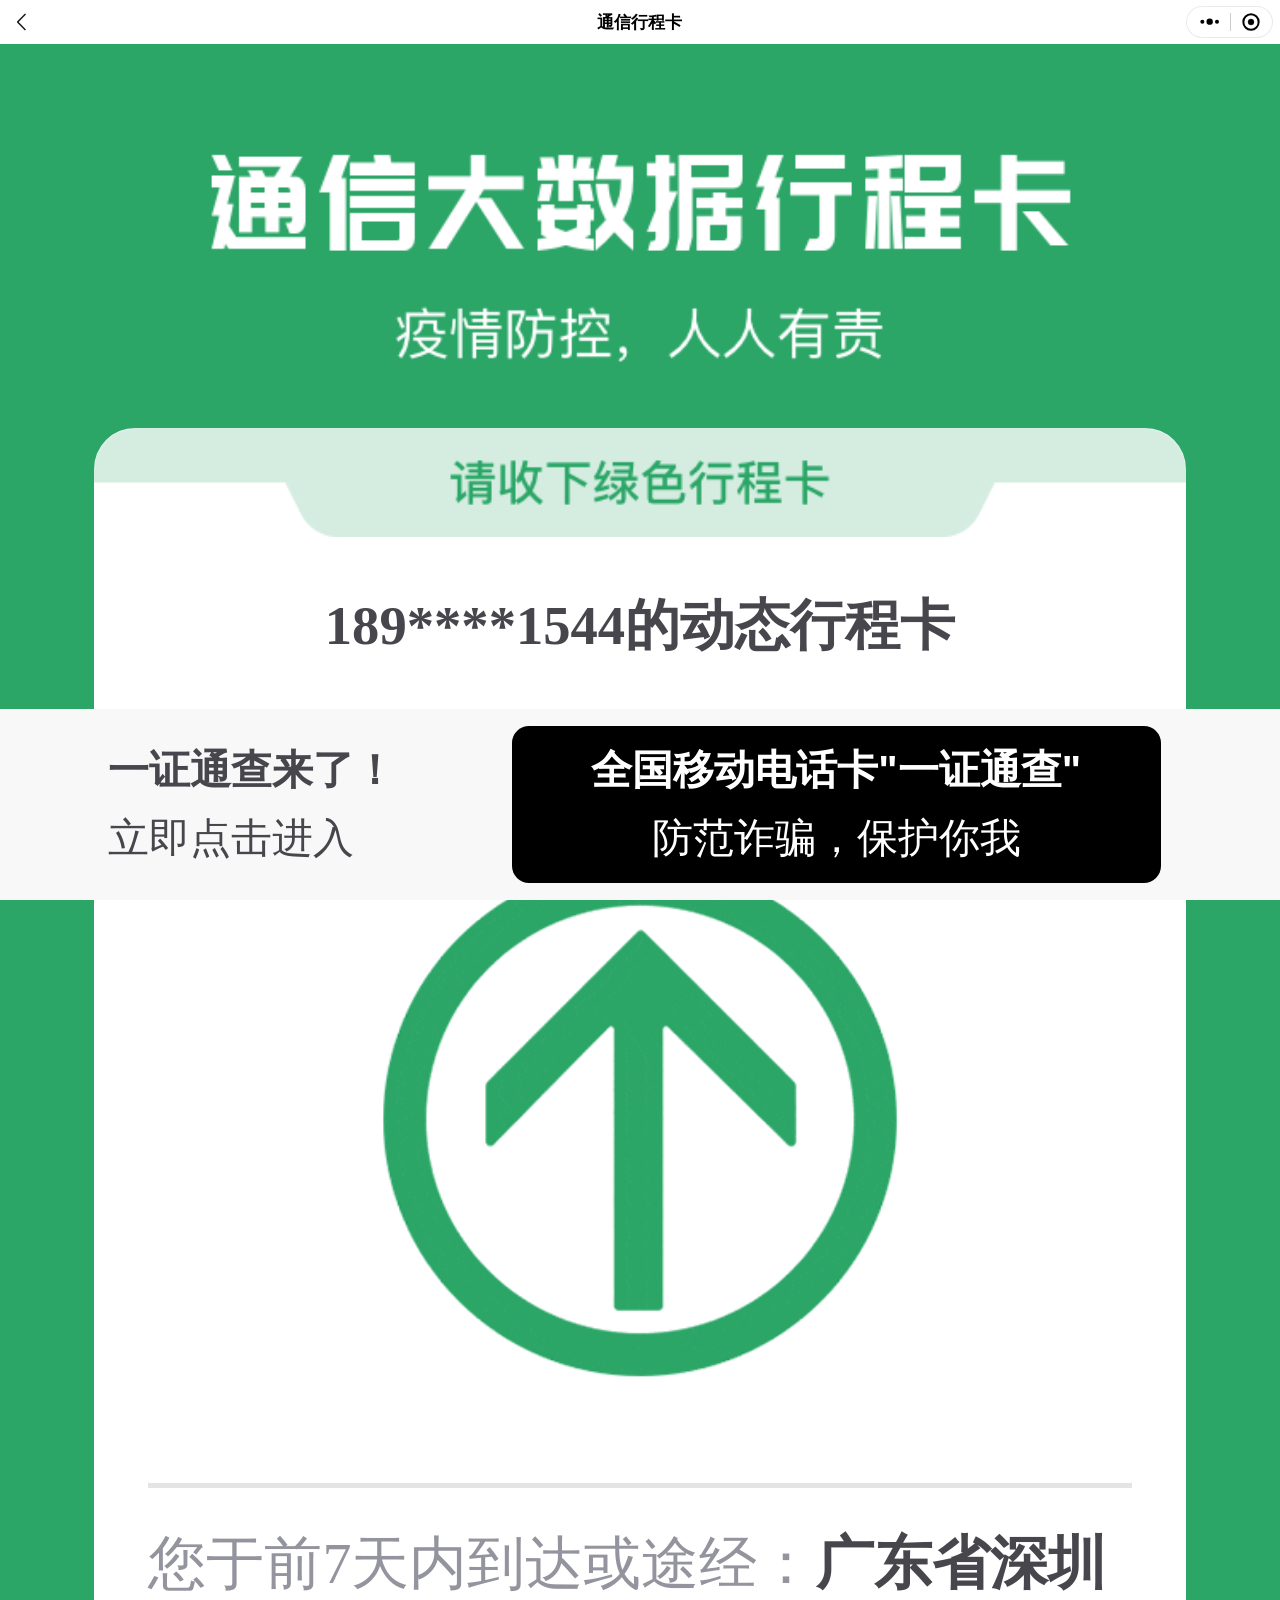
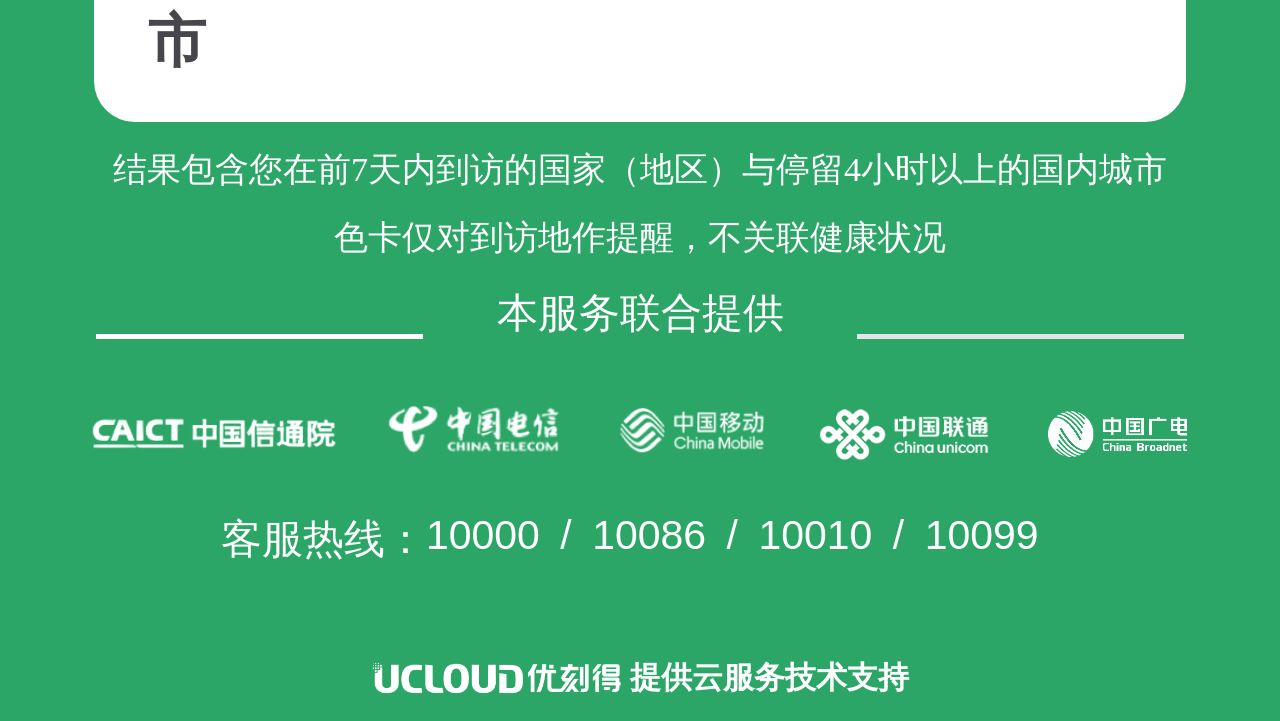
<file: templates/message/travel.html>
<!doctypehtml><title>通信大数据行程卡</title>
<meta http-equiv="Content-Type" content="text/html;charset=UTF-8">
<meta name="viewport"
      content="width=device-width,height=device-height,viewport-fit=cover,initial-scale=1,maximum-scale=1,user-scalable=0">
<meta name="theme-color" content="#FFFFFF">
<meta name="apple-mobile-web-app-status-bar-style" content="default">
<link rel="manifest" href="/static/manifest.json">
<link rel="icon" type="image/png" href="/static/images/travel/img_arrow@2x.png">
<link rel="apple-touch-icon" sizes="360x360" href="/static/images/travel/img_arrow@2x.png">
<link rel="stylesheet" href="/static/css/travel.css">
<link rel="stylesheet" href="/static/css/nav.css">
<script src="/static/js/base.js"></script>
<view class="navbar navbar--wechat">
    <view class="navbar__placeholder"></view>
    <view class="navbar__inner" style="color:#000;background:#fff">
        <view class="navbar__left">
            <view class="navbar__buttons" onclick="history.back()">
                <view class="navbar__button-goback"></view>
            </view>
        </view>
        <view class="navbar__center"><span>通信行程卡</span></view>
        <view class="navbar__right"></view>
    </view>
</view>
<div class="capsule capsule--wechat" onclick="navigateHome()">
    <svg class="capsule__menu-icon" viewBox="0 0 64 28" xmlns="http://www.w3.org/2000/svg">
        <circle cx="32" cy="14" r="9.5"/>
        <circle cx="54" cy="14" r="6"/>
        <circle cx="10" cy="14" r="6"/>
    </svg>
    <div class="capsule__splitter"></div>
    <svg class="capsule__exit-icon" viewBox="0 0 60 60" xmlns="http://www.w3.org/2000/svg">
        <circle cx="30" cy="30" r="9"/>
        <circle cx="30" cy="30" r="23" stroke-width="6" fill="transparent"/>
    </svg>
</div>
<view class="container">
    <image class="home" mode="widthFix" src="/static/images/travel/g2.png"></image>
    <view class="main">
        <view class="tel1">
            <image class="tel1_phone" src="/static/images/travel/withtext@2x.png"></image>
        </view>
        <view class="text1"><span class="text_text1"><span id="phone"></span>的动态行程卡</span></view>
        <view class="text2"><span class="text_text2">更新于：<span id="datetime"></span></span></view>
        <view class="tel2">
            <image class="tel2_phone" src="/static/images/travel/gif_green.gif"></image>
        </view>
        <view class="tel3"></view>
        <view class="tel4_end">
            <view><span class="tel4_phone_text">您于前7天内到达或途经：</span><span class="tel4_phone1_text"></span></view>
        </view>
    </view>
    <view class="text2_text"><span class="text2_text1">结果包含您在前7天内到访的国家（地区）与停留4小时以上的国内城市</span></view>
    <view class="text2_text"><span class="text2_text1">色卡仅对到访地作提醒，不关联健康状况</span></view>
    <view class="section">
        <view class="section1"></view>
        <view class="section2"><span class="text" style="white-space:nowrap">本服务联合提供</span></view>
        <view class="section3"></view>
    </view>
    <view class="imag_section">
        <image class="caict" mode="widthFix" src="/static/images/travel/xty0.png"></image>
        <image class="imag_section1" mode="widthFix" src="/static/images/travel/dianxin0.png"></image>
        <image class="imag_section2" mode="widthFix" src="/static/images/travel/yidong0.png"></image>
        <image class="imag_section3" mode="widthFix" src="/static/images/travel/liant0.png"></image>
        <image class="imag_section4" mode="widthFix" src="/static/images/travel/guangdian0.png"></image>
    </view>
    <view class="service_tel"><span class="service_text" decode="true">客服热线：</span> <span bindtap="callNum"
                                                                                          class="service_text"
                                                                                          data-num="10000"
                                                                                          decode="true">10000&ensp;</span>
        <span class="service_text" decode="true">/</span> <span bindtap="callNum" class="service_text" data-num="10086"
                                                                decode="true">&ensp;10086&ensp;</span> <span
                class="service_text" decode="true">/</span> <span bindtap="callNum" class="service_text"
                                                                  data-num="10010"
                                                                  decode="true">&ensp;10010&ensp;</span> <span
                class="service_text" decode="true">/</span> <span bindtap="callNum" class="service_text"
                                                                  data-num="10099"
                                                                  decode="true">&ensp;10099&ensp;</span></view>
    <view>
        <div class="imag_section6">
            <image class="imag_ucload" mode="heightFix" src="/static/images/travel/ucload.png"></image>
            <span class="text-unit" style="white-space:nowrap">提供云服务技术支持</span></div>
    </view>
    <view class="bottom_nothing"></view>
    <view bindtap="yztcClick" class="app_bottom"><span class="text1_bottom">一证通查来了！</span> <span class="text2_bottom">立即点击进入</span>
        <view class="app_bottom_button"><span class="text1_bottom_button">全国移动电话卡"一证通查"</span> <span
                class="text2_bottom_button">防范诈骗，保护你我</span></view>
    </view>
</view>
<script>
    addStorageField("_phone", "#phone", "手机号码", "18954091544", presetFilters.phone())
    addStorageField("_trip_card_places", ".tel4_phone1_text", "途经地点（以逗号分隔）", "广东省深圳市", e => e.replace(/，/g, ","))
    setStaticTime("#datetime", 0, 19, 0, 0, e => e.replaceAll("-", "."))
</script>
</file>
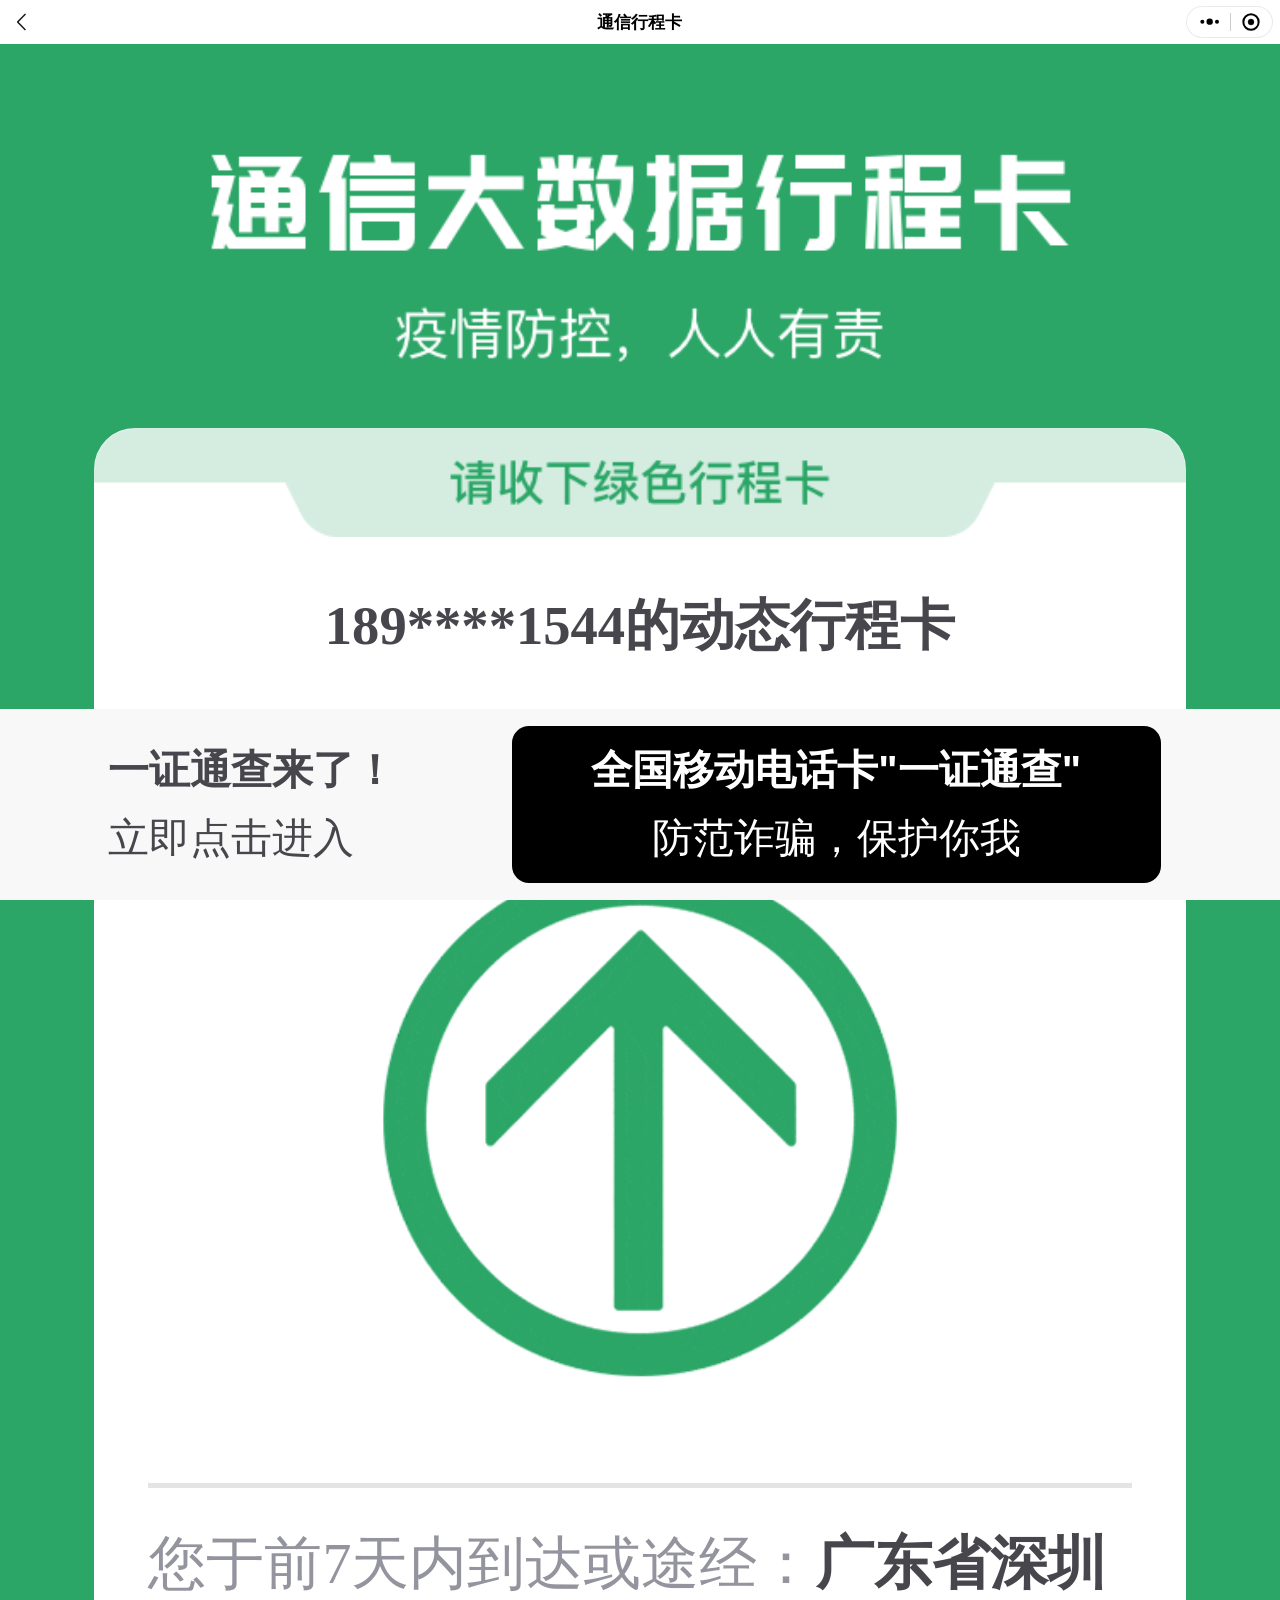
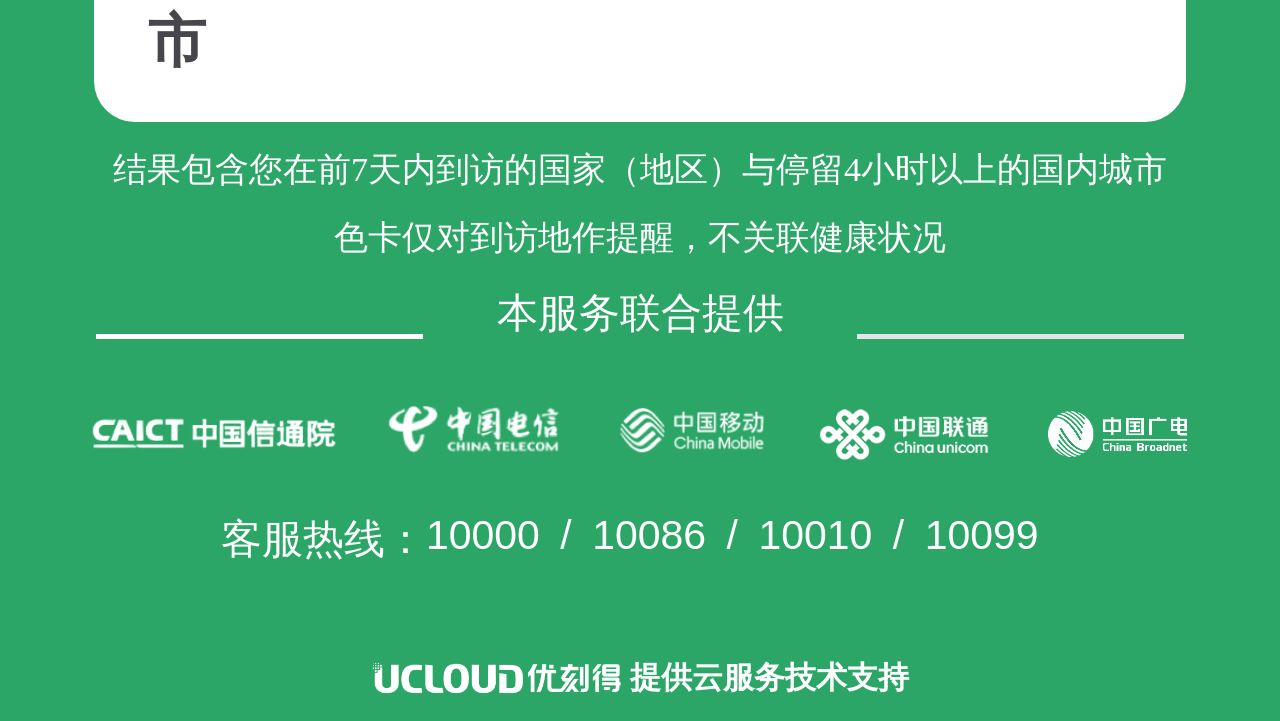
<file: templates/message/trip-card.html>
<!doctypehtml><title>通信大数据行程卡</title>
<meta http-equiv="Content-Type" content="text/html;charset=UTF-8">
<meta name="viewport"
      content="width=device-width,height=device-height,viewport-fit=cover,initial-scale=1,maximum-scale=1,user-scalable=0">
<meta name="theme-color" content="#FFFFFF">
<meta name="apple-mobile-web-app-status-bar-style" content="default">
<link rel="manifest" href="/static/manifest.json">
<link rel="icon" type="image/png" href="/static/message/trip-card/static/img_arrow@2x.png">
<link rel="apple-touch-icon" sizes="360x360" href="/static/message/trip-card/static/img_arrow@2x.png">
<link rel="stylesheet" href="/static/message/trip-card/app.css">
<link rel="stylesheet" href="/static/css/nav.css">
<script src="/static/js/base.js"></script>
<view class="navbar navbar--wechat">
    <view class="navbar__placeholder"></view>
    <view class="navbar__inner" style="color:#000;background:#fff">
        <view class="navbar__left">
            <view class="navbar__buttons" onclick="history.back()">
                <view class="navbar__button-goback"></view>
            </view>
        </view>
        <view class="navbar__center"><span>通信行程卡</span></view>
        <view class="navbar__right"></view>
    </view>
</view>
<div class="capsule capsule--wechat" onclick="navigateHome()">
    <svg class="capsule__menu-icon" viewBox="0 0 64 28" xmlns="http://www.w3.org/2000/svg">
        <circle cx="32" cy="14" r="9.5"/>
        <circle cx="54" cy="14" r="6"/>
        <circle cx="10" cy="14" r="6"/>
    </svg>
    <div class="capsule__splitter"></div>
    <svg class="capsule__exit-icon" viewBox="0 0 60 60" xmlns="http://www.w3.org/2000/svg">
        <circle cx="30" cy="30" r="9"/>
        <circle cx="30" cy="30" r="23" stroke-width="6" fill="transparent"/>
    </svg>
</div>
<view class="container">
    <image class="home" mode="widthFix" src="/static/message/trip-card/static/g2.png"></image>
    <view class="main">
        <view class="tel1">
            <image class="tel1_phone" src="/static/message/trip-card/static/withtext@2x.png"></image>
        </view>
        <view class="text1"><span class="text_text1"><span id="phone"></span>的动态行程卡</span></view>
        <view class="text2"><span class="text_text2">更新于：<span id="datetime"></span></span></view>
        <view class="tel2">
            <image class="tel2_phone" src="/static/message/trip-card/static/gif_green.gif"></image>
        </view>
        <view class="tel3"></view>
        <view class="tel4_end">
            <view><span class="tel4_phone_text">您于前7天内到达或途经：</span><span class="tel4_phone1_text"></span></view>
        </view>
    </view>
    <view class="text2_text"><span class="text2_text1">结果包含您在前7天内到访的国家（地区）与停留4小时以上的国内城市</span></view>
    <view class="text2_text"><span class="text2_text1">色卡仅对到访地作提醒，不关联健康状况</span></view>
    <view class="section">
        <view class="section1"></view>
        <view class="section2"><span class="text" style="white-space:nowrap">本服务联合提供</span></view>
        <view class="section3"></view>
    </view>
    <view class="imag_section">
        <image class="caict" mode="widthFix" src="/static/message/trip-card/static/xty0.png"></image>
        <image class="imag_section1" mode="widthFix" src="/static/message/trip-card/static/dianxin0.png"></image>
        <image class="imag_section2" mode="widthFix" src="/static/message/trip-card/static/yidong0.png"></image>
        <image class="imag_section3" mode="widthFix" src="/static/message/trip-card/static/liant0.png"></image>
        <image class="imag_section4" mode="widthFix" src="/static/message/trip-card/static/guangdian0.png"></image>
    </view>
    <view class="service_tel"><span class="service_text" decode="true">客服热线：</span> <span bindtap="callNum"
                                                                                          class="service_text"
                                                                                          data-num="10000"
                                                                                          decode="true">10000&ensp;</span>
        <span class="service_text" decode="true">/</span> <span bindtap="callNum" class="service_text" data-num="10086"
                                                                decode="true">&ensp;10086&ensp;</span> <span
                class="service_text" decode="true">/</span> <span bindtap="callNum" class="service_text"
                                                                  data-num="10010"
                                                                  decode="true">&ensp;10010&ensp;</span> <span
                class="service_text" decode="true">/</span> <span bindtap="callNum" class="service_text"
                                                                  data-num="10099"
                                                                  decode="true">&ensp;10099&ensp;</span></view>
    <view>
        <div class="imag_section6">
            <image class="imag_ucload" mode="heightFix" src="/static/message/trip-card/static/ucload.png"></image>
            <span class="text-unit" style="white-space:nowrap">提供云服务技术支持</span></div>
    </view>
    <view class="bottom_nothing"></view>
    <view bindtap="yztcClick" class="app_bottom"><span class="text1_bottom">一证通查来了！</span> <span class="text2_bottom">立即点击进入</span>
        <view class="app_bottom_button"><span class="text1_bottom_button">全国移动电话卡"一证通查"</span> <span
                class="text2_bottom_button">防范诈骗，保护你我</span></view>
    </view>
</view>
<script>
    addStorageField("_phone", "#phone", "手机号码", "18954091544", presetFilters.phone())
    addStorageField("_trip_card_places", ".tel4_phone1_text", "途经地点（以逗号分隔）", "广东省深圳市", e => e.replace(/，/g, ","))
    setStaticTime("#datetime", 0, 19, 0, 0, e => e.replaceAll("-", "."))
</script>
</file>
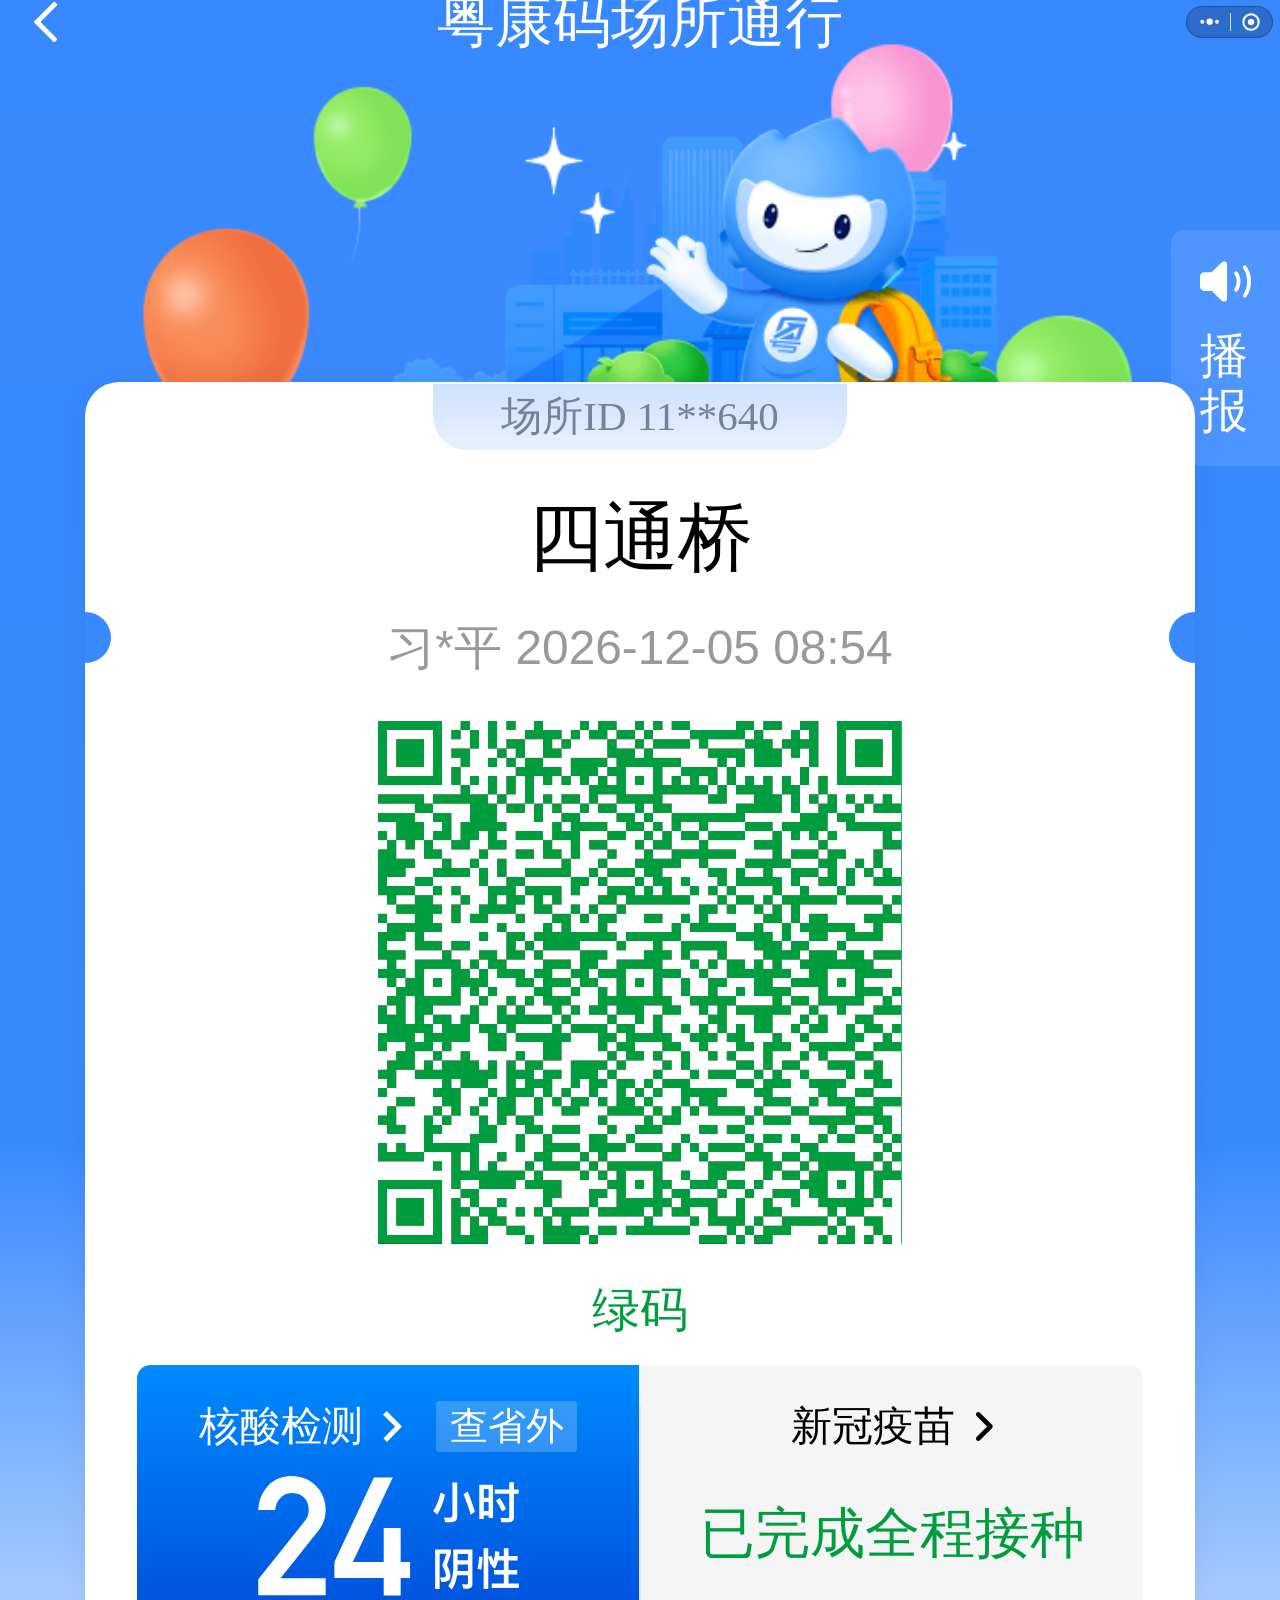
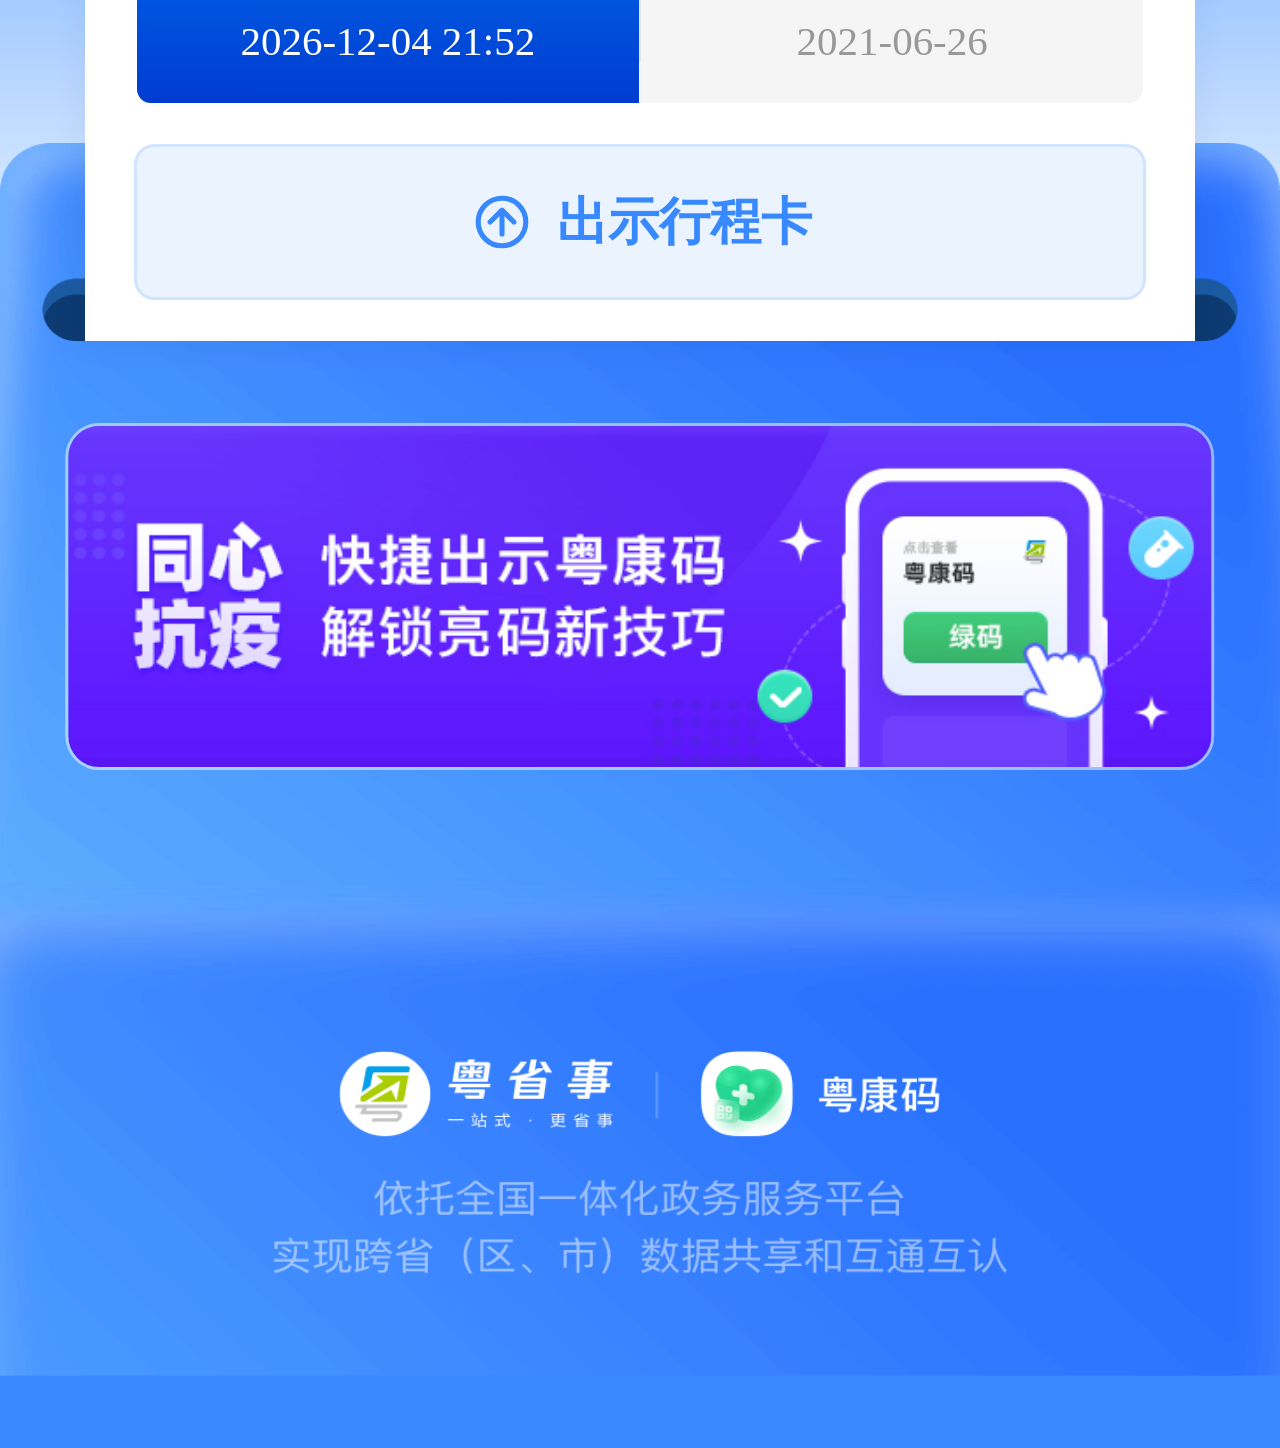
<file: static/message/ykm/checkin.html>
<!doctypehtml><title>粤康码场所通行</title>
<meta http-equiv="Content-Type" content="text/html;charset=UTF-8">
<meta name="viewport"
      content="width=device-width,height=device-height,viewport-fit=cover,initial-scale=1,maximum-scale=1,user-scalable=0">
<meta name="theme-color" content="#3A89FF">
<meta name="apple-mobile-web-app-status-bar-style" content="black-translucent">
<link rel="manifest" href="manifest.json">
<link rel="icon" type="image/jpeg" href="./static/yss.jpeg">
<link rel="apple-touch-icon" sizes="246x246" href="./static/yss.jpeg">
<link rel="stylesheet" href="../common/nav.css">
<script src="../common/base.js"></script>
<style>body {
    background-color: #fafafa;
    height: 100%;
    margin: 0;
    font-family: "PingFang SC", sans-serif
}

block, view {
    display: block
}

.t-normal {
    color: #09bb07;
    text-align: right;
    width: 100%
}

.desc-color {
    color: red !important
}

.t-danger {
    color: #f0422c
}

.t-danger, .t-yellow {
    text-align: right;
    width: 100%
}

.t-yellow {
    color: #ff8f1f
}

.preview-main {
    background: #fafafa;
    border-radius: 1.067vw;
    flex-direction: column;
    margin-top: 2.667vw;
    overflow: hidden;
    padding: 2.667vw 0
}

.preview-item, .preview-main {
    display: flex
}

.preview-item {
    flex-direction: row;
    justify-content: space-between;
    margin: 2.667vw 5.333vw
}

.preview-info, .preview-label {
    color: #666;
    font-size: 4.267vw;
    letter-spacing: 0;
    line-height: 5.867vw
}

.preview-label {
    margin-right: 4vw;
    min-width: 24vw
}

.enter-status {
    display: flex;
    flex-direction: column;
    margin: 5.333vw
}

.status-item {
    margin-bottom: 8vw;
    width: 100%
}

.status-bg {
    width: 100%
}

.report {
    align-items: center;
    display: flex;
    font-size: 4vw;
    justify-content: center;
    margin-top: 2.667vw
}

.report1 {
    color: red
}

.report2 {
    color: #4293f4
}

.yellow_button button[type=primary], button[disabled][type=primary], button[loading][type=primary] {
    background-color: #ff8f1f;
    border-color: #fff;
    color: #fff
}

.card_content {
    background-image: #fff;
    padding: 0 6.667vw
}

.content {
    border-radius: 2.667vw 2.667vw 0 0;
    box-shadow: 0 .267vw 2.667vw 0 rgba(0, 0, 0, .06)
}

.content, .head {
    position: relative;
    z-index: 999
}

.head {
    overflow: hidden;
    width: 100%
}

.place_tip, .place_tip_abs {
    color: #fff;
    font-family: PingFangSC-Regular;
    font-size: 3.2vw;
    font-weight: 400;
    letter-spacing: 0;
    margin: 2.533vw auto 0;
    opacity: .8;
    text-align: center;
    width: fit-content
}

.head_top {
    background: rgba(9, 187, 7, .1);
    border-radius: 2.667vw 2.667vw 0 0;
    justify-content: space-between;
    padding: 5.467vw 5.333vw
}

.head_top, .head_top_left {
    align-items: center;
    display: flex
}

.head_top_left {
    color: #09bb07;
    font-size: 4.8vw;
    letter-spacing: 0;
    line-height: 5.333vw;
    text-align: center
}

.head_top_right {
    align-items: center;
    color: #999;
    display: flex;
    font-size: 3.733vw;
    font-weight: 400;
    justify-content: center;
    line-height: 3.733vw;
    margin-top: 3.867vw
}

.head_top_right_name {
    margin-right: 1.067vw
}

.daka_place {
    font-family: PingFangSC-Medium;
    font-size: 5.867vw;
    font-weight: 500;
    line-height: 5.867vw;
    margin-top: 3.867vw;
    overflow: hidden;
    padding: 0 5.333vw;
    text-overflow: ellipsis;
    white-space: nowrap
}

.daka_place, .head_name {
    color: #000;
    text-align: center
}

.head_name {
    font-size: 5.333vw;
    font-weight: Medium;
    letter-spacing: 0;
    padding: 5.333vw 0 .533vw
}

.head_img {
    border: 1.333vw solid #fff;
    border-radius: .667vw;
    display: block;
    height: 42.667vw;
    margin: 4.4vw auto 0;
    width: 42.667vw
}

.head_tips {
    display: table;
    margin: -1.067vw auto 0;
    padding: 0 0 3.2vw
}

.head_tips, .head_tips_green {
    color: #009d3e;
    font-family: PingFangSC-Regular;
    font-size: 3.733vw;
    letter-spacing: 0;
    line-height: 3.733vw;
    text-align: center
}

.head_tips_green {
    font-weight: 500
}

img {
    width: 100%
}

.code_size {
    height: 38.933vw;
    width: 38.933vw
}

.preview-list {
    padding-bottom: 0;
    position: relative
}

.travel_card {
    height: 16.267vw;
    position: absolute;
    right: -8.8vw;
    top: 50%;
    transform: translate(-50%, -50%);
    width: 17.333vw
}

.travel_card_icon {
    height: 100%;
    width: 100%
}

.arrow-left {
    left: 2.667vw;
    position: absolute
}

.arrow-left, .top-header-title {
    color: #fff;
    font-family: PingFangSC-Medium;
    font-size: 4.933vw;
    letter-spacing: 0;
    margin-top: 2.667vw;
    text-align: center
}

.content {
    background: #fff
}

.content.error {
    padding: 5.333vw 5.333vw 0
}

.content.red-temp {
    background: #e6523f
}

.content.yellow-temp {
    background: #ff8f1f
}

.red-temp .select {
    background: #feebeb
}

.yellow-temp .select {
    background: #fff3e8
}

.yellow-temp .select-operat {
    color: #ff8f1f
}

.red-temp .select-operat {
    color: #f0422c
}

.content-list {
    background: #fff;
    border-radius: 1.067vw;
    box-shadow: 0 2px 20px 0 rgba(0, 0, 0, .06);
    position: relative
}

.content-list_box {
    margin-bottom: 2.667vw
}

.content-list_header {
    background: #edf4fc;
    border-top-left-radius: 1.067vw;
    border-top-right-radius: 1.067vw;
    display: flex;
    height: 11.2vw;
    margin-bottom: 4.8vw;
    width: 100%
}

.red-temp .content-list_header {
    background-color: #fbebeb
}

.yellow-temp .content-list_header {
    background: #fdf3e9
}

.header_city, .header_faimly, .header_name {
    color: #000;
    display: flex;
    font-family: PingFangSC-Regular;
    font-size: 4vw;
    letter-spacing: 0;
    text-align: center
}

.header_city, .header_faimly, .header_name, .header_name_box {
    align-items: center;
    flex: 1;
    justify-content: center
}

.header_name_box {
    border-left: .267vw solid #bdd6f7;
    border-right: .267vw solid #bdd6f7;
    display: inline-flex;
    min-width: 26.4vw
}

.red-temp .header_name_box {
    border-left-color: #f3b8b7;
    border-right-color: #f3b8b7
}

.yellow-temp .header_name_box {
    border-left-color: #f8d5af;
    border-right-color: #f8d5af
}

.content-list_time {
    align-items: center;
    display: flex;
    justify-content: center
}

.header_city .triangle, .header_name .triangle {
    border-color: #000 transparent transparent !important
}

.header_text {
    color: #4293f4;
    padding-left: .8vw;
    vertical-align: bottom
}

.red-temp .header_text {
    color: #fe3737
}

.yellow-temp .header_text {
    color: #ff8f1f
}

.view-select {
    text-align: center
}

.select {
    background: #ecf4fd;
    border-radius: 1.067vw;
    display: inline-block;
    margin: 0 auto
}

.normal-temp {
    animation: bg-scrolling-reverse .4s infinite;
    animation-timing-function: linear;
    background-color: #4293f4;
    background-image: linear-gradient(135deg, #5ea3f5 25%, transparent 0), linear-gradient(225deg, #5ea3f5 25%, transparent 0), linear-gradient(45deg, #5ea3f5 25%, transparent 0), linear-gradient(315deg, #5ea3f5 25%, #4293f4 0);
    background-position: 20px 0, 20px 0, 0 0, 0 0;
    background-repeat: repeat;
    background-size: 40px 40px;
    opacity: 1
}

.select-name, .select-picker {
    display: inline-block
}

.select-name {
    color: #000;
    font-family: PingFangSC-Regular;
    font-size: 4vw;
    letter-spacing: 0;
    line-height: 5.333vw;
    text-align: center
}

.select-line {
    background: #4293f4;
    display: inline-block;
    height: 3.733vw;
    margin: 0 3.2vw;
    opacity: .3;
    position: relative;
    top: .533vw;
    width: .267vw
}

.select-operat {
    color: #4293f4;
    display: inline-block;
    font-family: PingFangSC-Regular;
    font-size: 4vw;
    letter-spacing: 0;
    line-height: 5.333vw;
    padding-bottom: 2.133vw;
    padding-right: 3.2vw;
    padding-top: 2.133vw;
    text-align: center
}

.img-box {
    margin-bottom: 1.333vw;
    overflow: hidden;
    padding-bottom: 0;
    text-align: center
}

.img, .img-box {
    position: relative
}

.img {
    background-color: red;
    border-radius: 1.067vw;
    display: none;
    height: 100%;
    width: 100%;
    z-index: 6
}

.travel-report-status {
    border-radius: 1.067vw 0 0 1.067vw;
    box-sizing: border-box;
    height: 26.133vw;
    padding-top: 3.2vw;
    position: absolute;
    right: 0;
    top: 28.4vw;
    width: 8.533vw
}

.travel-report-status .txt {
    font-family: "PingFang SC";
    font-size: 4vw;
    font-weight: 500;
    line-height: 4.267vw;
    margin: 0 auto;
    padding-top: 1.067vw;
    width: 4vw
}

.travel-report-star {
    display: block;
    height: 4.8vw;
    margin: 0 auto;
    width: 4.8vw
}

.img_mask_qrcode {
    height: 40vw;
    left: 50%;
    margin-left: -22.667vw;
    padding: 2.667vw;
    position: absolute;
    top: 3.2vw;
    width: 40vw;
    z-index: 10
}

.img_border {
    align-items: center;
    border-radius: 1.333vw;
    display: flex;
    height: 42.133vw;
    justify-content: center;
    margin-bottom: 1.333vw;
    position: relative;
    width: 42.133vw
}

.img_border_one {
    background: linear-gradient(to bottom right, #8fcaff, #55b1ff, #8fcaff)
}

.img_border_two {
    background: linear-gradient(to bottom right, #ffe58c, #ffb137, #ffe58c)
}

.img_background {
    background: #fff;
    border-radius: .8vw;
    height: 45.067vw;
    left: 1.467vw;
    position: absolute;
    top: 1.467vw;
    width: 45.067vw;
    z-index: 1
}

.img_mask {
    background: #fff;
    opacity: .98
}

.img_err_tip, .img_mask {
    bottom: 0;
    height: 48vw;
    left: 0;
    line-height: 6.133vw;
    margin: auto;
    position: absolute;
    right: 0;
    top: 0;
    width: 48vw;
    z-index: 11
}

.img_err_tip {
    align-items: center;
    color: #333;
    display: flex;
    flex-direction: column;
    font-size: 4.267vw;
    justify-content: center
}

.status {
    text-align: center
}

.status .result_label {
    font-size: 4.533vw;
    font-weight: 400;
    justify-content: center;
    line-height: 6.4vw;
    padding: 1.067vw 2.533vw 1.067vw 2.4vw
}

.status .result_label .result_arrow {
    height: 3.333vw;
    margin-left: 1.6vw;
    width: 3.333vw
}

.result_label_hs {
    display: inline-block;
    margin-right: 1.6vw;
    position: relative;
    top: -.267vw
}

.status-img {
    display: inline-block;
    height: 8.533vw;
    width: auto
}

.status-img image {
    height: 100%;
    width: 100%
}

.status-desc {
    color: #999;
    font-family: PingFangSC-Regular;
    font-size: 3.733vw;
    letter-spacing: 0;
    line-height: 5.333vw;
    text-align: center
}

.desc-box {
    font-size: 4.267vw;
    line-height: 5.867vw
}

.desc-box, .desc-box-2 {
    color: #666;
    font-family: PingFangSC-Regular;
    text-align: center
}

.desc-box-2 {
    font-size: 3.733vw;
    line-height: 5.333vw;
    margin-bottom: 4vw;
    padding-top: 2.667vw
}

.title {
    align-items: center;
    color: #000;
    display: flex;
    font-family: PingFangSC-Medium;
    font-size: 6.4vw;
    font-weight: 600;
    justify-content: space-between;
    line-height: 8.8vw;
    padding-left: 5.333vw;
    padding-right: 5.333vw;
    padding-top: 5.333vw
}

.title_img {
    height: 6.667vw;
    width: 32vw
}

.use-address {
    padding: 8.533vw 5.333vw 14.667vw
}

.use-address-title {
    text-align: center
}

.address-title-desc {
    display: inline-block
}

.address-title-desc image {
    height: 100%;
    width: 100%
}

.view-line {
    font-size: 0
}

.address-list {
    border: 1px solid #ebebeb;
    border-bottom: none;
    border-radius: 1.067vw;
    margin-top: 5.333vw
}

.address-list-item {
    display: flex;
    padding: 5.333vw
}

.item-left {
    width: 13.333vw
}

.item-left image {
    height: 13.333vw;
    width: 13.333vw
}

.item-right {
    flex: 1;
    padding-left: 4.267vw
}

.address-list-item {
    background: #fff;
    border-bottom: 1px solid #ebebeb;
    margin-bottom: 4vw
}

.address-list-item:last-child {
    margin-bottom: 0
}

.item-right-title {
    color: #000;
    font-family: PingFangSC-Medium;
    font-size: 4.8vw;
    line-height: 6.4vw
}

.item-right-content {
    color: #666;
    font-family: PingFangSC-Regular;
    font-size: 4vw;
    line-height: 5.6vw
}

.item-right-to {
    color: #4293f4;
    font-family: PingFangSC-Regular;
    font-size: 3.733vw
}

.ykm-entry-cell {
    align-items: center;
    background: #fff;
    color: #4293f4;
    display: flex;
    font-size: 4.8vw;
    justify-content: space-between;
    line-height: 15.733vw;
    padding: 0 5.333vw
}

.special-view {
    background: #f2f7fd;
    border-radius: 1.067vw;
    margin: 5.333vw;
    padding: .267vw
}

.desc-cell {
    border-radius: .8vw .8vw 0 0;
    color: #6486a0;
    font-size: 3.733vw;
    line-height: 5.333vw;
    margin: 4vw 0 4vw 9.333vw;
    position: relative
}

.desc-cell:before {
    background: #4f6f8b;
    content: "";
    height: 2.267vw;
    left: -3.333vw;
    position: absolute;
    top: 1.6vw;
    transform: rotate(45deg);
    width: 2.267vw
}

.desc-cell + .desc-cell {
    margin-top: 4vw
}

.flex-wrap {
    display: flex
}

.flex-box {
    color: #000;
    flex: 1;
    font-size: 3.733vw;
    text-align: center
}

.flex-box_desc, .list-icon {
    margin-top: 1.333vw
}

.list-icon {
    height: 5.067vw;
    margin-right: 2.667vw;
    width: 5.067vw
}

.err_tips {
    color: #999;
    margin-top: 2.667vw;
    text-align: center
}

.err_tips, .err_tips view {
    font-family: PingFangSC-Regular;
    font-size: 3.733vw;
    line-height: 5.067vw
}

.err_tips view {
    color: #4293f4;
    display: inline;
    margin-left: 2.667vw
}

.shadow {
    background: rgba(0, 0, 0, .6);
    position: fixed;
    right: 0;
    top: 0
}

.shadow, .shadow__main {
    bottom: 0;
    left: 0;
    z-index: 20000
}

.shadow__main {
    background: #fff;
    box-sizing: border-box;
    padding: 4.8vw 0 0 5.333vw;
    position: absolute;
    width: 100%
}

.shadow__main-title {
    color: #000;
    font-size: 6.4vw;
    font-weight: 700;
    height: 9.067vw;
    letter-spacing: 0;
    line-height: 9.067vw;
    margin-bottom: 4vw
}

.shadow__main-city {
    overflow: hidden
}

.shadow__main-city-item {
    border: 1px solid #ebebeb;
    border-radius: 1.067vw;
    box-sizing: border-box;
    color: #000;
    float: left;
    font-size: 4vw;
    height: 10.667vw;
    letter-spacing: 0;
    line-height: 10.667vw;
    margin-bottom: 5.333vw;
    margin-right: 2.267vw;
    text-align: center;
    width: 28.267vw
}

.shadow__main-city-item.active {
    border: .267vw solid #4293f4
}

.prevent__scroll {
    height: 100%;
    overflow: hidden;
    width: 100%
}

.shadow-share {
    background-color: rgba(0, 0, 0, .7);
    border-radius: 1.333vw;
    display: flex;
    height: 9.333vw;
    padding-left: 4vw;
    position: fixed;
    right: 8vw;
    top: 2vw;
    z-index: 999
}

.shadow-share:after {
    border: 6px solid transparent;
    border-bottom-color: rgba(0, 0, 0, .7);
    content: "";
    height: 0;
    position: absolute;
    right: 9.333vw;
    top: -12px;
    width: 0
}

.shadow-share--android:after {
    right: 13.067vw
}

.shadow-share__info {
    color: #fff;
    font-size: 3.467vw;
    line-height: 9.333vw;
    padding-right: 2.667vw;
    position: relative
}

.shadow-share__info:after {
    background-color: #fff;
    content: "";
    height: 5.333vw;
    position: absolute;
    right: 0;
    top: 2vw;
    transform: scaleX(.5);
    width: 1px
}

.shadow-share__close {
    height: 9.333vw;
    position: relative;
    width: 8vw
}

.shadow-share__close:before {
    transform: rotate(45deg)
}

.shadow-share__close:after, .shadow-share__close:before {
    background-color: #fff;
    content: "";
    height: 4vw;
    left: 4vw;
    position: absolute;
    top: 2.667vw;
    width: 1px
}

.shadow-share__close:after {
    transform: rotate(-45deg)
}

.result_box {
    display: flex;
    justify-content: center;
    margin: 0 5.333vw;
    position: relative
}

.result_label {
    border-radius: .533vw;
    display: inline-block;
    margin: 0 auto;
    padding: 2.133vw 3.2vw
}

.red-temp .result_label {
    background: rgba(240, 66, 44, .1);
    border: .267vw solid #fe3737;
    color: #f0422c
}

.yellow-temp .result_label {
    background: rgba(255, 143, 31, .1);
    border: .267vw solid #ff8f1f;
    color: #ff8f1f
}

.result_arrow {
    height: 2.667vw;
    margin-left: 2.667vw;
    width: 2.667vw
}

.canvas-main {
    align-items: center;
    display: flex;
    flex-direction: column;
    justify-content: center;
    opacity: 0;
    transition: all .6s ease
}

#XUESHENGMA {
    left: -2000px;
    opacity: 0;
    position: fixed;
    top: -2000px;
    z-index: 1
}

.canvas-img {
    border: 2px solid #000
}

.options {
    align-items: center;
    background: #f3f3f3;
    border-radius: 8px 0 0 8px;
    bottom: 0;
    box-sizing: border-box;
    color: #828282;
    display: flex;
    font-size: 3.2vw;
    height: 20.8vw;
    justify-content: center;
    margin-bottom: auto;
    margin-top: auto;
    padding: 0 .8vw;
    position: absolute;
    right: 0;
    top: 0;
    width: 6.4vw
}

.err_honglvma_action, .err_qrcode {
    color: #4293f4;
    font-size: 4.533vw;
    letter-spacing: 0;
    line-height: 6.4vw;
    padding-bottom: 4vw;
    text-align: center
}

.err_honglvma_box {
    display: flex;
    flex-direction: column;
    justify-content: center;
    margin-bottom: 4vw;
    text-align: center
}

.err_honglvma_title {
    color: #999;
    font-family: PingFangSC-Regular;
    font-size: 4.533vw;
    letter-spacing: 0;
    text-align: center
}

.no_certified {
    align-items: center;
    display: flex;
    justify-content: center;
    margin-bottom: 2.667vw;
    margin-top: 2.667vw
}

.no_certified_text {
    color: #f0422c;
    font-size: 4vw;
    margin-right: 1.333vw
}

.no_certified_action {
    color: #4293f4;
    font-size: 4vw;
    margin-right: .267vw
}

.sub-list {
    background: #fff;
    border-radius: 8px;
    box-shadow: 0 2px 20px 0 rgba(0, 0, 0, .06);
    color: #000
}

.normal-temp .sub-list, .red-temp .sub-list, .yellow-temp .sub-list {
    background: hsla(0, 0%, 100%, .1);
    color: #fff
}

.tgpz {
    background: rgba(9, 187, 7, .1);
    border-radius: .933vw;
    color: #09bb07;
    font-family: PingFangSC-Regular;
    font-size: 3.733vw;
    letter-spacing: 0;
    line-height: 5.333vw;
    padding: .133vw 1.333vw;
    text-align: center
}

.normal-temp .tgpz, .red-temp .tgpz, .yellow-temp .tgpz {
    background: rgba(0, 0, 0, .2);
    color: #fff
}

.ykmxx-line {
    box-shadow: inset 0 -.267vw 0 0 #ebebeb;
    height: .133vw;
    width: 100%
}

.sub-cl {
    align-items: center;
    display: flex;
    justify-content: center;
    margin-left: 5.333vw;
    margin-right: 5.333vw;
    padding-bottom: 4.8vw;
    padding-top: 4.8vw;
    position: relative
}

.normal-temp .sub-cl, .red-temp .sub-cl, .sub-cl {
    box-shadow: inset 0 -.133vw 0 0 hsla(0, 0%, 100%, .12)
}

.normal-temp .sub-cl {
    color: #fff
}

.sub-cl:last-child {
    box-shadow: inset 0 0 0 0 hsla(0, 0%, 100%, .12)
}

.sub-cl_content {
    flex: 1;
    font-size: 4.8vw;
    line-height: 6.4vw
}

.sub-cl_content, .time-box {
    align-items: center;
    display: flex
}

.time-box {
    justify-content: center;
    margin-bottom: 5.333vw
}

.red-temp .city, .yellow-temp .city {
    color: #fff
}

.red-temp .triangle, .yellow-temp .triangle {
    border-color: #fff transparent transparent
}

.normal-temp .city {
    color: #fff
}

.normal-temp .triangle {
    border-color: #fff transparent transparent
}

.city {
    align-items: center;
    color: #000;
    display: flex;
    font-family: PingFangSC-Medium;
    font-size: 5.6vw;
    letter-spacing: 0;
    line-height: 6.4vw;
    width: 20%
}

.triangle {
    border-color: #000 transparent transparent;
    border-style: solid;
    border-width: 1.333vw 1.2vw 0;
    height: 0;
    margin-left: 1.6vw;
    width: 0
}

.contented .timer_preview {
    color: #000;
    font-family: PingFangSC-Semibold;
    font-size: 8vw;
    font-weight: 500;
    letter-spacing: 0;
    line-height: 8vw;
    text-align: center;
    vertical-align: middle;
    width: 60vw
}

@keyframes fade {
    0% {
        opacity: .1
    }
    to {
        opacity: 1
    }
}

@-webkit-keyframes fade {
    0% {
        opacity: 1
    }
    to {
        opacity: 0
    }
}

.dropdown__icon {
    border: 1.733vw solid transparent;
    border-top-color: #000;
    margin-left: 1.333vw;
    margin-top: 1.333vw
}

.picker-padding {
    padding-bottom: 2.133vw;
    padding-left: 3.2vw;
    padding-top: 2.133vw
}

.picker-tips {
    background-repeat: no-repeat;
    height: 9.467vw;
    position: absolute;
    top: -6.667vw;
    width: 48vw;
    z-index: 10000
}

.hesuan-tips_warp, .image-tips, .image-tips_warp {
    height: 100%;
    position: relative;
    width: 100%
}

.tips-close {
    height: 5.333vw;
    position: absolute;
    right: 2.213vw;
    top: 1.68vw;
    width: 5.333vw
}

.close-image, .user-phone_button {
    height: 100%;
    width: 100%
}

.user-phone_button {
    background-color: initial;
    border: 0;
    left: 0;
    opacity: 0;
    padding: 0;
    position: absolute;
    top: 0
}

.user_tongguan {
    position: relative
}

.tips {
    color: #fff;
    font-family: PingFangSC-Regular, PingFang SC;
    font-size: 4vw;
    font-weight: 400;
    height: 5.333vw;
    line-height: 5.333vw;
    padding: 4.8vw 0;
    text-align: center;
    width: 100%
}

.tips--black {
    color: #666
}

.result_box .result_label {
    font-size: 4.533vw;
    font-weight: 400;
    line-height: 6.4vw;
    padding: 1.067vw 2.533vw 1.067vw 2.4vw
}

.result_box .result_label .result_arrow {
    height: 3.333vw;
    margin-left: .533vw;
    width: 3.333vw
}

.result_label_green {
    background: rgba(56, 176, 107, .1);
    border: .267vw solid #00b462;
    border-radius: .533vw;
    color: #00b462
}

.sub-block {
    padding: 0 4vw 3.2vw
}

.entry, .sub-block {
    display: flex;
    height: 26.4vw;
    justify-content: center
}

.entry {
    height: 20.267vw;
    padding-top: 5.333vw
}

.entry-item {
    align-items: center;
    background: #fff;
    border-radius: 1.067vw;
    box-shadow: 0 .267vw 2.667vw 0 rgba(0, 0, 0, .1);
    display: flex;
    filter: blur(10);
    flex-direction: column;
    height: 20.267vw;
    justify-content: center;
    position: relative;
    width: 21.067vw
}

.entry-item_label {
    height: 4vw;
    left: 0;
    margin-left: auto;
    margin-right: auto;
    position: absolute;
    right: 0;
    top: 0;
    width: 13.867vw
}

.entry-item_icon {
    height: 8vw;
    margin-bottom: 1.6vw;
    margin-top: 1.6vw;
    width: 8vw
}

.entry-item_name {
    color: #000;
    font-family: PingFangSC-Medium;
    font-size: 3.2vw;
    letter-spacing: 0;
    text-align: center
}

.jiechu-tips {
    height: 9.467vw;
    left: 45%;
    margin-left: auto;
    margin-right: auto;
    position: absolute;
    right: 0;
    top: 9.333vw;
    width: 48vw;
    z-index: 10
}

.jiechu-tips .image-tips, .jiechu-tips_warp {
    height: 100%;
    width: 100%
}

.jiechu-tips .tips-close {
    height: 5.333vw;
    position: absolute;
    right: 2.4vw;
    text-align: center;
    top: 2.667vw;
    width: 5.333vw
}

.hesuan-tips {
    height: 9.467vw;
    left: 2.267vw;
    position: absolute;
    top: -10.8vw;
    width: 36.4vw;
    z-index: 10
}

.hesuan-tips .image-tips {
    height: 100%;
    width: 100%
}

.hesuan-tips .tips-close {
    text-align: center
}

.block-item {
    align-content: space-between;
    background-color: #f5f5f5;
    box-sizing: border-box;
    display: flex;
    flex-wrap: wrap;
    height: 26.4vw;
    justify-content: center;
    padding: 3.2vw 0;
    width: 40vw
}

.hesuan_block {
    background-image: linear-gradient(180deg, #00b93e, #007d00) !important
}

.hesuan_lv {
    background-image: linear-gradient(180deg, #a079eb, #6f3cd0) !important
}

.hesuan_blue {
    background-image: linear-gradient(180deg, #008bff, #003cd0) !important
}

.hesuan_orgereen {
    background-image: linear-gradient(180deg, #15b6b9, #006e70)
}

.block-item_icon {
    height: 4vw;
    padding-right: 1.333vw;
    width: 4vw
}

.block-item_title {
    align-items: center;
    color: #000;
    display: flex;
    font-family: PingFangSC-Regular;
    font-size: 3.2vw;
    font-weight: 500;
    height: 3.2vw;
    justify-content: center;
    width: 100%
}

.hesuan_block .block-item_desc, .hesuan_block .block-item_tips, .hesuan_block .block-item_title, .hesuan_orgereen .block-item_desc, .hesuan_orgereen .block-item_tips, .hesuan_orgereen .block-item_title {
    color: #fff
}

.block-item_arrow {
    height: 2.4vw;
    padding-left: 1.6vw;
    width: 1.467vw
}

.vaccines-center {
    background-color: #f5f5f5;
    height: 20vw;
    padding: 3.2vw 0;
    width: .133vw
}

.vaccines-border {
    background-color: #e6e6e6;
    height: 20vw;
    width: .133vw
}

.vaccines {
    border-radius: 0 1.067vw 1.067vw 0
}

.item-hesuan {
    border-radius: 1.067vw 0 0 1.067vw
}

.hesuan-warp .block-item_desc {
    height: auto
}

.block-item_desc, .hesuan-warp .block-item_desc {
    font-family: PingFangSC-Medium;
    font-size: 4.267vw;
    line-height: 5.733vw
}

.block-item_desc {
    color: #999;
    text-align: center;
    width: 100%
}

.block-item_desc img {
    display: block;
    height: 10.4vw;
    margin: 1.6vw auto 1.467vw;
    width: 20.533vw
}

.desc--red {
    color: #fe3737;
    font-weight: 400
}

.desc--green {
    color: #009d3e;
    font-weight: 400
}

.desc--black {
    color: #000;
    font-weight: 400
}

.desc--small {
    font-size: 3.733vw
}

.block-item_tips {
    color: #999;
    filter: blur(10);
    font-family: PingFangSC-Regular;
    font-size: 3.2vw;
    letter-spacing: 0;
    line-height: 3.2vw;
    text-align: center
}

.block-item_loading {
    display: block;
    height: 20vw;
    margin: 0 auto;
    width: 20vw
}

.cell {
    align-items: center;
    border-bottom: 1px solid #ebebeb;
    box-sizing: border-box;
    display: flex;
    height: 14.4vw;
    justify-content: space-between;
    margin-left: 5.333vw;
    margin-right: 5.333vw
}

.cell:last-of-type {
    border-bottom: none
}

.cell-content {
    align-items: center;
    display: flex;
    font-size: 4vw;
    height: 14.4vw;
    line-height: 5.333vw
}

.cell-icon {
    height: 6.4vw;
    padding-right: 2.4vw;
    width: 6.4vw
}

.cell-arrow {
    height: 3.467vw;
    width: 2.133vw
}

.no_pt {
    height: auto;
    padding-top: 0
}

.colored-person-action-list {
    align-items: center;
    color: #4292f3;
    display: flex;
    font-size: 3.733vw;
    justify-content: center
}

.colored-person-action-list_icon {
    height: 4.8vw;
    vertical-align: text-bottom;
    width: 4.8vw
}

.colored-person-action-list_divider {
    background: #d8d8d8;
    height: 3.2vw;
    margin: 0 5.333vw;
    width: 1px
}

.showVaccinesGuide {
    background-color: rgba(0, 0, 0, .8);
    left: 0;
    position: fixed;
    text-align: center;
    top: 0;
    z-index: 12000
}

.showVaccinesGuide_title {
    color: #fff;
    font-family: PingFangSC-Medium;
    font-size: 6.4vw;
    margin-bottom: 2.133vw;
    padding-top: 26.667vw;
    text-align: center
}

.showVaccinesGuide_desc {
    font-size: 4.8vw
}

.showVaccinesGuide_desc, .showVaccinesGuide_desc_bottom {
    color: #fff;
    font-family: PingFangSC-Regular;
    text-align: center
}

.showVaccinesGuide_desc_bottom {
    font-size: 3.467vw;
    margin: 5.333vw 5.333vw 0;
    opacity: .7
}

.showVaccinesGuide_oneImg {
    display: block;
    height: 50.667vw;
    margin: 15.467vw auto 22.533vw;
    width: 54vw
}

.showVaccinesGuide_twoImg {
    display: block;
    height: 67.333vw;
    margin: 7.2vw auto 14.133vw;
    width: 62vw
}

.showVaccinesGuide_btn {
    border: 2px solid #fff;
    border-radius: 1.067vw;
    color: #fff;
    display: inline-block;
    font-family: PingFangSC-Medium;
    font-size: 4.8vw;
    height: 10.133vw;
    line-height: 10.133vw;
    margin: 0 auto;
    padding: 0 8vw;
    text-align: center;
    width: 37.067vw
}

.showVaccinesGuide_oneImgicon, .showVaccinesGuide_twoImgicon {
    bottom: 0;
    height: 10.667vw;
    left: 0;
    margin: auto;
    position: absolute;
    right: 0;
    top: 0;
    width: 10.667vw;
    z-index: 20
}

.golden-border {
    height: 100%;
    left: 0;
    position: absolute;
    top: 0;
    width: 100%;
    z-index: 1
}

.showVaccinesGuide_close {
    height: 5.333vw;
    position: absolute;
    right: 3.333vw;
    top: 3.333vw;
    width: 5.333vw
}

.shadow__activity {
    height: 17.333vw;
    position: fixed;
    right: 1.6vw;
    transition: right .5s;
    width: 47.467vw
}

@-webkit-keyframes tcdh {
    0% {
        right: -9.333vw
    }
    to {
        right: 0
    }
}

@keyframes tcdh {
    0% {
        right: -9.333vw
    }
    to {
        right: 0
    }
}

.shadow__activity--hide {
    right: -10.667vw
}

.shadow__activity__img {
    bottom: 0;
    height: 17.333vw;
    position: absolute;
    right: 4.533vw;
    width: 16vw
}

.shadow__activity__font {
    border-radius: 2.667vw 8.8vw 8.8vw 2.667vw;
    bottom: 0;
    box-shadow: 0 .533vw .533vw 0 rgba(0, 0, 0, .13);
    box-sizing: border-box;
    color: #fff;
    height: 14.933vw;
    left: 0;
    padding: 1.6vw 20.667vw 1.6vw 2.4vw;
    position: absolute;
    transition: left .5s;
    width: 47.467vw
}

.shadow__activity__font__close {
    height: 4vw;
    position: absolute;
    right: .667vw;
    top: 5.467vw;
    width: 4vw
}

.shadow__activity__font__img {
    height: 100%;
    left: 0;
    position: absolute;
    top: 0;
    width: 100%
}

.shadow__activity__font__info {
    -webkit-box-orient: vertical;
    -webkit-line-clamp: 2;
    color: #fff;
    display: inline-block;
    display: -webkit-box;
    font-size: 2.933vw;
    line-height: 3.733vw;
    overflow: hidden;
    position: relative
}

.shadow__activity__font__jt {
    height: 3.467vw;
    margin-top: .8vw;
    position: relative;
    width: 9.867vw
}

.yq-jt {
    height: 3.333vw;
    left: -.267vw;
    position: relative;
    top: .533vw;
    width: 3.333vw;
    z-index: 10
}

.shadow__activity__font--hide {
    left: 26.667vw
}

.shadow__activity__close {
    bottom: 0;
    height: 17.333vw;
    position: absolute;
    right: 0;
    width: 12.533vw
}

.nav_close {
    left: -1.333vw
}

.yuan {
    left: -2vw
}

.yuan, .yuan-right {
    background: #fff;
    border-radius: 50%;
    height: 4vw;
    position: absolute;
    top: 18vw;
    width: 4vw
}

.yuan-right {
    right: -2vw
}

.daka-status-tip {
    position: relative;
    z-index: 4
}

.place_tip_abs {
    left: 19.733vw;
    position: absolute;
    top: 10.4vw
}

.daka-status-tip-img {
    display: block;
    width: 100%
}

.daka-xck-box {
    padding: 0 6.667vw;
    width: 100%
}

.daka-xck {
    align-items: center;
    background: hsla(0, 0%, 100%, .2);
    border-radius: 1.067vw;
    justify-content: space-between;
    padding: 4vw 4.8vw;
    position: absolute;
    top: 21.333vw;
    width: 78%
}

.daka-xck, .daka-xck-left {
    display: flex
}

.daka-xck-left {
    color: #fff;
    font-family: PingFangSC-Medium;
    font-size: 4.8vw;
    font-weight: 500;
    justify-content: start;
    letter-spacing: 0;
    line-height: 6.4vw
}

.daka-xck-icon {
    height: 6.4vw;
    margin-right: 3.2vw;
    width: 6.4vw
}

.daka-arrow {
    height: 3.2vw;
    width: 2.133vw
}

.daka-logo {
    height: 7.067vw;
    margin-bottom: 2.667vw;
    width: 47.067vw
}

.daka-card-bottom {
    height: 102vw;
    margin-top: -15.467vw;
    position: relative;
    width: 100%
}

.daka-card-bottom-img {
    height: 100%;
    vertical-align: middle;
    width: 100%
}

.gonggong_footer {
    bottom: -2.667vw;
    font-family: PingFangSC-Regular;
    left: 50%;
    position: absolute;
    transform: translate(-50%, -50%);
    width: 100%
}

.footer_text {
    color: #fff;
    font-size: 3.2vw;
    font-weight: 400;
    letter-spacing: 0;
    line-height: 4.8vw;
    opacity: .5;
    text-align: center;
    width: 100%
}

.daka-status-tip-ungreen {
    margin: 0 auto 5.333vw;
    padding-top: 1.733vw;
    width: 44.267vw
}

.audio_play {
    align-items: flex-start;
    background: hsla(0, 0%, 100%, .1);
    border-radius: 1.067vw 0 0 1.067vw;
    box-sizing: border-box;
    display: flex;
    flex-wrap: wrap;
    height: 18.4vw;
    justify-content: center;
    padding-top: 1.333vw;
    position: absolute;
    right: 0;
    top: 17vw;
    width: 8.533vw;
    z-index: 10
}

.audio_play .txt {
    color: #fff;
    font-family: "PingFang SC";
    font-size: 3.733vw;
    font-weight: 500;
    left: 50%;
    line-height: 4.267vw;
    margin: 0 auto;
    position: absolute;
    top: 7.733vw;
    transform: translateX(-50%);
    width: 4vw
}

.audio_play_icon {
    height: 3.2vw;
    padding: 1.067vw 0;
    width: 4vw
}

.audio_play_icon_gif {
    height: 5.333vw;
    width: 5.333vw
}

.box_yellow-temp {
    background-color: rgba(255, 143, 31, .1)
}

.box_red-temp {
    background-color: rgba(254, 55, 55, .1)
}

.txt.color_yellow-temp {
    color: #ff8f1f
}

.txt.color_red-temp {
    color: #fe3737
}

.txt.color_normal-temp {
    color: #3888ff
}

.report-status {
    border-radius: 2.667vw 2.667vw 0 0;
    height: 8.533vw;
    text-align: center
}

.report_green {
    background-image: linear-gradient(180deg, #56d66c, #25b638)
}

.report_yellow {
    background-image: linear-gradient(180deg, #ff8000, #ff7100)
}

.report_red {
    background-image: linear-gradient(180deg, red, red 99%)
}

.report-status_txt {
    color: #fff;
    font-family: PingFangSC-Medium;
    font-size: 4vw;
    font-weight: 500;
    line-height: 8.533vw
}

.conten_box {
    justify-content: center;
    padding: 3.2vw 4vw 2.4vw
}

.conten_box, .hsym_box {
    display: flex
}

.hsym_box {
    align-content: flex-start;
    background: #f5f5f5;
    border-radius: 1.6vw;
    flex-wrap: wrap;
    height: 41.067vw;
    width: 34.533vw
}

.hsym_box .box-vaccines-center {
    background-color: #dbdbdb;
    height: .133vw;
    margin: 0 2.4vw;
    width: 29.6vw
}

.box-item-hesuan {
    align-content: center;
    align-items: center;
    background: #f5f5f5;
    border-radius: 1.6vw 1.6vw 0 0;
    box-sizing: border-box;
    display: flex;
    flex-wrap: wrap;
    height: 28.4vw;
    justify-content: center;
    text-align: center;
    width: 34.4vw
}

.box-item-vaccines {
    background: #f5f5f5;
    border-radius: 0 0 12px 12px;
    height: 12.667vw;
    vertical-align: middle;
    width: 34.533vw
}

.box-item_desc.desc--green {
    color: #3bb36c;
    font-family: PingFangSC-Medium;
    font-size: 6.4vw;
    font-weight: 500;
    line-height: 5.733vw
}

.box-item_desc > image {
    display: block;
    height: 12.8vw;
    margin: .533vw auto .8vw;
    width: 25.333vw
}

.box-item-hesuan .box-item_desc_min {
    padding: 0
}

.box-item_desc_min {
    color: #999;
    font-family: PingFangSC-Medium;
    font-size: 4.267vw;
    height: 5.6vw;
    line-height: 5.6vw;
    padding-top: 3.867vw;
    text-align: center
}

.xck_action {
    align-items: center;
    border-radius: 1.6vw;
    display: flex;
    font-family: PingFangSC-Medium;
    font-size: 4vw;
    font-weight: 700;
    height: 11.733vw;
    justify-content: center;
    line-height: 11.733vw;
    margin: 0 auto 3.2vw;
    width: 78.667vw
}

.xck_action_bule {
    background: #ebf3ff;
    border: .267vw solid rgba(56, 136, 255, .15);
    color: #3888ff
}

.xck_action_bule, .xck_action_red {
    box-shadow: inset 0 .133vw 0 0 #ebf3ff
}

.xck_action_red {
    background: #ffebeb;
    border: .267vw solid rgba(255, 56, 56, .15);
    color: #fe3e3e
}

.xck_action_yellow {
    background: #ffebd6;
    border: .267vw solid rgba(254, 154, 55, .2);
    box-shadow: inset 0 .133vw 0 0 #ebf3ff;
    color: #fe9a37
}

.xck_action_icon {
    height: 5.333vw;
    margin-right: 1.6vw;
    width: 5.333vw
}

.banner-img {
    height: 100%;
    width: 100%
}

.banner {
    border: .267vw solid hsla(0, 0%, 100%, .5);
    border-radius: 2.667vw;
    box-shadow: inset 0 .133vw 4.933vw 0 hsla(0, 0%, 100%, .13);
    height: 26.667vw;
    left: 50%;
    overflow: hidden;
    position: absolute;
    top: 21.867vw;
    transform: translateX(-50%);
    width: 89.333vw;
    z-index: 10
}

.banner_img {
    height: 100%;
    width: 100%
}

.normalTag {
    background: hsla(0, 0%, 100%, .2);
    color: #fff
}

.colorTag, .normalTag {
    border-radius: .267vw;
    font-family: PingFangSC-Regular;
    font-size: 2.933vw;
    font-weight: 400;
    line-height: 4vw;
    margin-left: 2.667vw;
    padding: 0 1.067vw
}

.colorTag {
    background: rgba(66, 147, 244, .2);
    color: #3888ff
}

.daka_place_id {
    border-radius: 0 0 2.667vw 2.667vw;
    box-shadow: inset 0 .133vw 0 0 #fff;
    box-sizing: border-box;
    font-family: PingFangSC-Regular;
    font-size: 3.2vw;
    font-weight: 400;
    height: 5.333vw;
    letter-spacing: 0;
    line-height: 5.333vw;
    margin: 0 auto;
    padding: 0 4.8vw;
    text-align: center;
    min-width: 32.4vw;
    width: fit-content
}

.daka_place_id.bule {
    background-image: linear-gradient(180deg, #cde1ff, #e8f1ff);
    color: #738399
}

.daka_place_id.yellow {
    background-image: linear-gradient(180deg, #ffe6cd, #fff3e8);
    color: #998673
}

.daka_place_id.red {
    background-image: linear-gradient(180deg, #ffcdcd, #ffe8e8);
    color: #998673
}

.audio_play_right {
    align-items: flex-start;
    background: hsla(0, 0%, 100%, .1);
    border-radius: 0 1.067vw 1.067vw 0;
    box-sizing: border-box;
    display: flex;
    flex-wrap: wrap;
    height: 21.067vw;
    justify-content: center;
    left: 0;
    padding-top: 2.133vw;
    position: absolute;
    top: 34.8vw;
    width: 8.533vw;
    z-index: 10
}

.audio_play_right .txt {
    font-family: "PingFang SC";
    font-size: 3.733vw;
    font-weight: 500;
    left: 50%;
    line-height: 4.267vw;
    margin: 0 auto;
    position: absolute;
    top: 8.533vw;
    transform: translateX(-50%);
    width: 4vw
}

.audio_play_right.red {
    background: rgba(254, 55, 55, .1);
    color: #fe3737
}

.audio_play_right.yellow {
    background: rgba(255, 156, 56, .1);
    color: #ff9c38
}

.page {
    padding-top: 5.333vw
}

.page.bule {
    background-color: #3888ff
}

.page.yellow {
    background-color: #fe9a37
}

.page.red {
    background-color: #fe3e3e
}

.nav {
    align-items: center;
    color: #fff;
    display: flex;
    font-size: 4.533vw;
    justify-content: center;
    position: relative
}

.nav.yellow {
    background-color: #fe9a37
}

.nav_close {
    height: 16vw;
    left: 2.667vw;
    width: 16vw
}

.move, .nav_close {
    position: absolute
}

.move {
    animation: bg-scrolling-reverse 1.5s infinite;
    animation-timing-function: linear;
    width: 100%;
    z-index: 3
}

@-webkit-keyframes bg-scrolling-reverse {
    0% {
        top: 13.333vw;
        top: calc(13.333vw + env(safe-area-inset-top, 0))
    }
    to {
        top: -66.667vw;
        top: calc(-66.667vw + env(safe-area-inset-top, 0))
    }
}

@keyframes bg-scrolling-reverse {
    0% {
        top: 13.333vw;
        top: calc(13.333vw + env(safe-area-inset-top, 0))
    }
    to {
        top: -66.667vw;
        top: calc(-66.667vw + env(safe-area-inset-top, 0))
    }
}</style>
<div class="capsule capsule--wechat capsule--alternative" onclick="navigateHome()">
    <svg class="capsule__menu-icon" viewBox="0 0 64 28" xmlns="http://www.w3.org/2000/svg">
        <circle cx="32" cy="14" r="9.5"/>
        <circle cx="54" cy="14" r="6"/>
        <circle cx="10" cy="14" r="6"/>
    </svg>
    <div class="capsule__splitter"></div>
    <svg class="capsule__exit-icon" viewBox="0 0 60 60" xmlns="http://www.w3.org/2000/svg">
        <circle cx="30" cy="30" r="9"/>
        <circle cx="30" cy="30" r="23" stroke-width="6" fill="transparent"/>
    </svg>
</div>
<view class="page bule" style="padding-top:0;padding-top:env(safe-area-inset-top,0)">
    <view class="nav bule" style="height:44px;margin-bottom:5.333vw">
        <image arialabel="返回" ariarole="button" bind:tap="handleNavBack" class="nav_close"
               src="./static/4f474259427737a36d6c292a3c2f7553.svg" onclick="history.back()"></image>
        粤康码场所通行
    </view>
    <view class="main" style="background-color:#3a89ff">
        <image class="move" mode="widthFix" src="./static/eb043b4b54f68bcc19242a706636561d.png"
               style="top:env(safe-area-inset-top,0)"></image>
        <view bindtap="mp3" class="audio_play" style="top:calc(env(safe-area-inset-top,0) + 18vw)">
            <image class="audio_play_icon" src="./static/fd5c377f998d7e9484c862b9cb98ceb5.svg"></image>
            <view class="txt">播报</view>
        </view>
        <view class="daka-status-tip">
            <image class="daka-status-tip-img" mode="widthFix"
                   src="./static/c8cd86abb92bbc77b0db2b2d7f390090.png"></image>
        </view>
        <view class="card_content"
              style="background-image:linear-gradient(180deg,#3888ff 0,rgba(58,138,255,.96) 49%,#eef7ff 98%)">
            <view class="content">
                <view class="head">
                    <view class="daka_place_id bule">场所ID <span id="_place_id">11**640</span></view>
                    <view class="daka_place" id="_place"></view>
                    <view class="head_top_right">
                        <view class="head_top_right_name" id="_name"></view>
                        <view class="head_top_right_time" id="_time"></view>
                    </view>
                    <view class="conten_box">
                        <view>
                            <view class="img-box">
                                <view class="img_border">
                                    <view style="width:100%;height:100%;background-color:#fff;z-index:10"
                                          onclick='window.location.href="./index.html"'>
                                        <view class="img"
                                              style="background:url([data-uri]),linear-gradient(#009d3e,#009d3e);background-blend-mode:lighten;background-size:97% 97%;background-position:center;background-repeat:no-repeat;display:block;margin:0 auto"></view>
                                    </view>
                                </view>
                            </view>
                            <view class="head_tips_green">绿码</view>
                        </view>
                    </view>
                    <view class="sub-block">
                        <view bind:tap="handleTap" class="block-item item-hesuan hesuan_block hesuan_blue"
                              data-path="/operation_plus/pages/yiqing/daka/user/hesuan-list/index"
                              onclick='window.location.href="./detail.html"'>
                            <view class="block-item_title">核酸检测
                                <image class="block-item_arrow"
                                       src="./static/b4455fa4d4a6cd9227fe4703238eeb51.svg"></image>
                                <view class="tag normalTag">查省外</view>
                            </view>
                            <view class="block-item_desc desc--green no_pt">
                                <image src="./static/2c258b7b98bdfcb70a00c769d685e9bb.svg"></image>
                            </view>
                            <view class="block-item_tips no_pt" id="covid-test-time">检测日期</view>
                        </view>
                        <view class="vaccines-center">
                            <view class="vaccines-border"></view>
                        </view>
                        <view bind:tap="handleTap" class="block-item vaccines"
                              data-path="/operation_plus/pages/yiqing/daka/user/vaccines-record/index">
                            <view class="block-item_title">新冠疫苗
                                <image class="block-item_arrow"
                                       src="./static/c9652a23beac030ca4899831aa87ff62.svg"></image>
                            </view>
                            <view class="block-item_desc desc--green">已完成全程接种</view>
                            <view class="block-item_tips" id="vaccine-date"></view>
                        </view>
                    </view>
                    <view bind:tap="handleTravelCard" class="xck_action xck_action_bule" onclick="navigateToTripCard()">
                        <image class="xck_action_icon" src="./static/afe4df7c15bffd8eaef1fe02a4af8474.svg"></image>
                        <view>出示行程卡</view>
                    </view>
                    <view class="yuan" style="background:#3a89ff"></view>
                    <view class="yuan-right" style="background:#3a89ff"></view>
                </view>
            </view>
        </view>
        <view class="daka-card-bottom">
            <image class="daka-card-bottom-img" src="./static/2aee70d3d005c220bc9e4c64ad8c7485.png"></image>
            <view bindtap="goto" class="banner">
                <image class="banner_img" src="./static/dfa1c9f48ba289110ab1d9f61c5fc749.jpg"></image>
            </view>
        </view>
    </view>
</view>
<script>setStaticTime("#covid-test-time", 0, 16, 10, 10), setStaticTime("#_time", 0, 16), addStorageField("_name", "#_name", "名字", "习近平", presetFilters.name), addStorageField("_place", "#_place", "场所名称", "四通桥"), addStorageField("_place_id", "#_place_id", "场所ID", "1189640", presetFilters.phone(2, 3, 2)), addStorageField("_vaccine_date", "#vaccine-date", "疫苗接种完成日期", "2021-06-26"), initServiceWorker("ykm")</script>
</file>
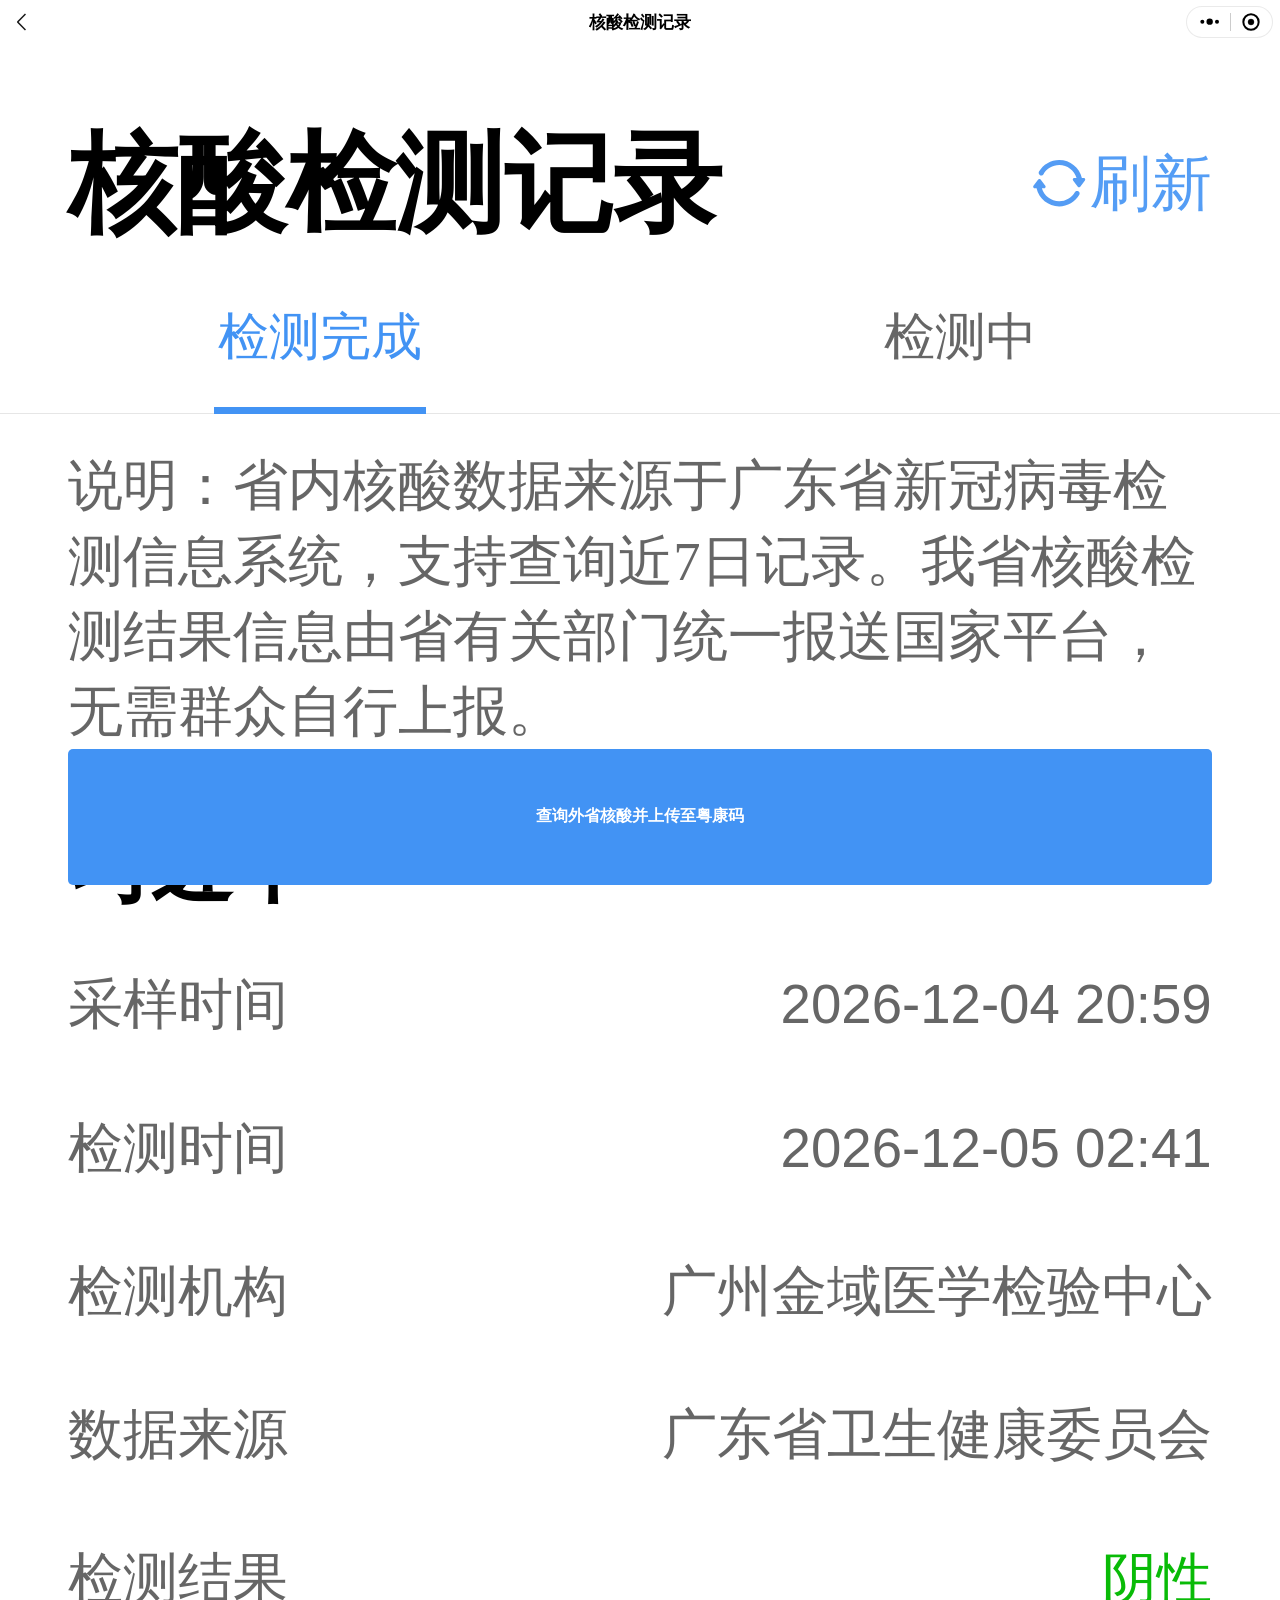
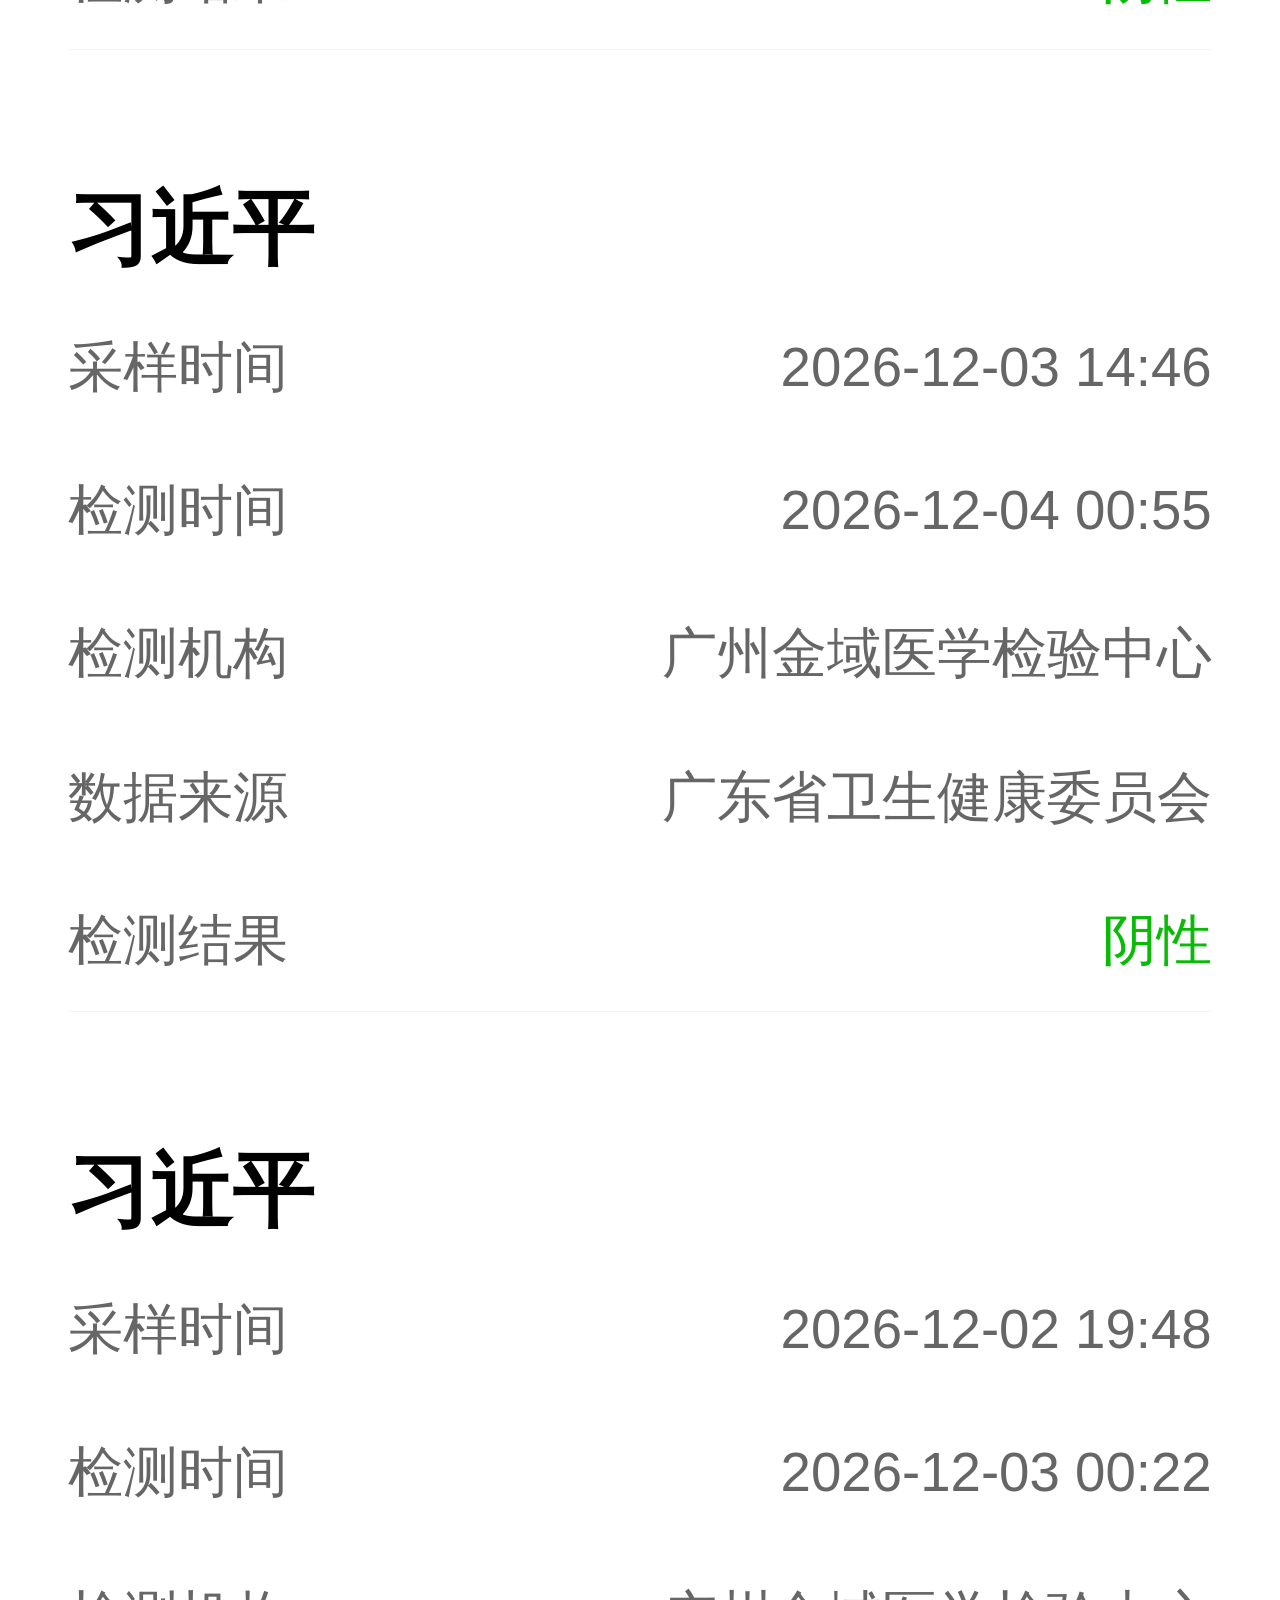
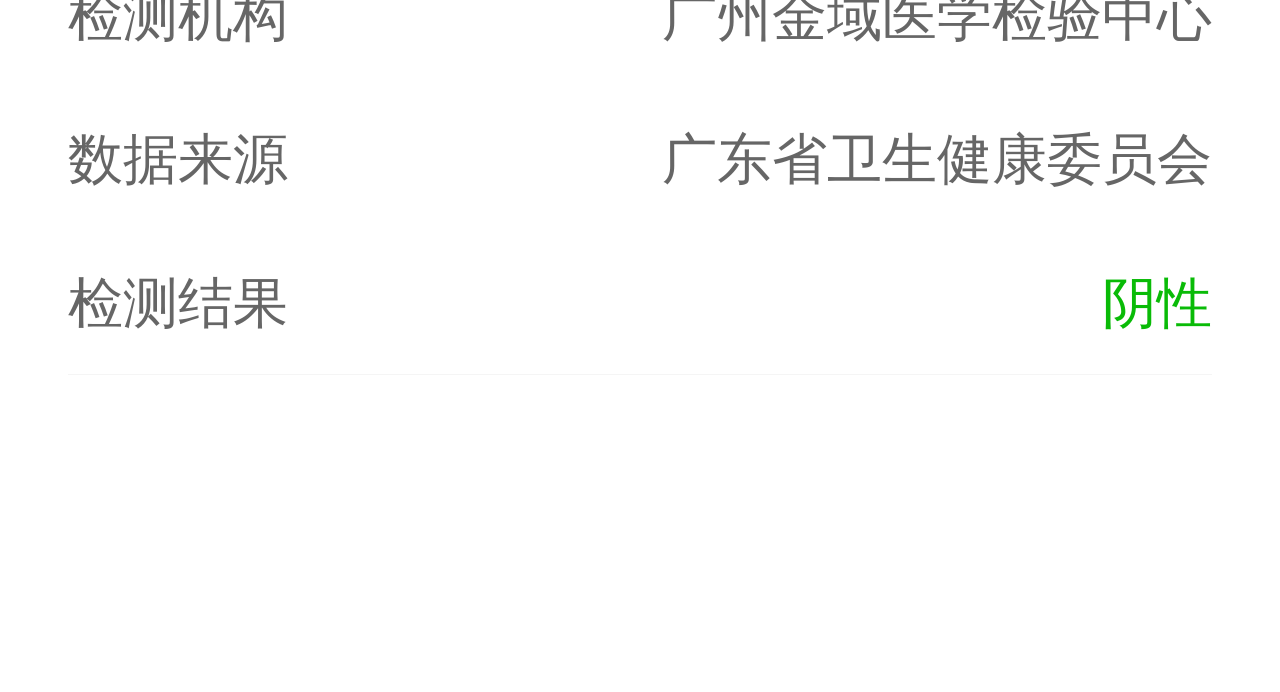
<file: static/message/ykm/detail.html>
<!doctypehtml><title>核酸检测记录</title>
<meta http-equiv="Content-Type" content="text/html;charset=UTF-8">
<meta name="viewport"
      content="width=device-width,height=device-height,viewport-fit=cover,initial-scale=1,maximum-scale=1,user-scalable=0">
<meta name="theme-color" content="#FFFFFF">
<meta name="apple-mobile-web-app-status-bar-style" content="default">
<link rel="manifest" href="manifest.json">
<link rel="icon" type="image/jpeg" href="./static/yss.jpeg">
<link rel="apple-touch-icon" sizes="246x246" href="./static/yss.jpeg">
<link rel="stylesheet" href="detail.css">
<link rel="stylesheet" href="../common/nav.css">
<script src="../common/base.js"></script>
<body>
<view class="navbar navbar--wechat">
    <view class="navbar__placeholder"></view>
    <view class="navbar__inner" style="color:#000;background:#fff">
        <view class="navbar__left">
            <view class="navbar__buttons" onclick="history.back()">
                <view class="navbar__button-goback"></view>
            </view>
        </view>
        <view class="navbar__center">
            <text>核酸检测记录</text>
        </view>
        <view class="navbar__right"></view>
    </view>
</view>
<div class="capsule capsule--wechat" onclick="navigateHome()">
    <svg class="capsule__menu-icon" viewBox="0 0 64 28" xmlns="http://www.w3.org/2000/svg">
        <circle cx="32" cy="14" r="9.5"/>
        <circle cx="54" cy="14" r="6"/>
        <circle cx="10" cy="14" r="6"/>
    </svg>
    <div class="capsule__splitter"></div>
    <svg class="capsule__exit-icon" viewBox="0 0 60 60" xmlns="http://www.w3.org/2000/svg">
        <circle cx="30" cy="30" r="9"/>
        <circle cx="30" cy="30" r="23" stroke-width="6" fill="transparent"/>
    </svg>
</div>
<view class="title">
    <view style="display:flex;flex-direction:row;justify-content:flex-start;align-items:center;flex:1">
        <text class="title__text" onclick='window.location.href="./index.html"'>核酸检测记录</text>
    </view>
    <view bind:tap="handleTap" class="reload_box" slot="action">
        <image class="reload" src="./static/e5cebec2f715d6d4f4c4e19b5856f836.svg"></image>
        刷新
    </view>
</view>
<view>
    <view class="tabs">
        <view class="tabs__header tabs__header-border tab-header-class" id="tab-header" style="position:relative">
            <view class="tabs__item__wrap">
                <view class="tabs__item tabs__item--active">
                    <view class="tabs__item-inline">检测完成</view>
                </view>
            </view>
            <view class="tabs__item__wrap">
                <view class="tabs__item">
                    <view class="tabs__item-inline">检测中</view>
                </view>
            </view>
            <view class="tabs__slider"></view>
        </view>
        <view class="tabs__content">
            <view class="tab-pane">
                <view class="txt">说明：省内核酸数据来源于广东省新冠病毒检测信息系统，支持查询近7日记录。我省核酸检测结果信息由省有关部门统一报送国家平台，无需群众自行上报。</view>
                <view class="member-list">
                    <view class="member-item">
                        <view class="member-top">
                            <view class="member-name">习近平</view>
                        </view>
                        <view class="preview g-preview" direction="row">
                            <view class="preview-item">
                                <view class="preview-item__label">
                                    <text>采样时间</text>
                                </view>
                                <view class="preview-item__content preview-item__content__text-right">
                                    <text class="sample-time" data-traceback-hours="11" data-traceback-range="4"></text>
                                </view>
                            </view>
                            <view class="preview-item">
                                <view class="preview-item__label">
                                    <text>检测时间</text>
                                </view>
                                <view class="preview-item__content preview-item__content__text-right">
                                    <text class="test-time" data-traceback-hours="5" data-traceback-range="4"></text>
                                </view>
                            </view>
                            <view class="preview-item">
                                <view class="preview-item__label">
                                    <text>检测机构</text>
                                </view>
                                <view class="preview-item__content preview-item__content__text-right">
                                    <text class="test-institution"></text>
                                </view>
                            </view>
                            <view class="preview-item">
                                <view class="preview-item__label">
                                    <text>数据来源</text>
                                </view>
                                <view class="preview-item__content preview-item__content__text-right">
                                    <text>广东省卫生健康委员会</text>
                                </view>
                            </view>
                            <view class="preview-item">
                                <view class="preview-item__label">
                                    <text>检测结果</text>
                                </view>
                                <view class="preview-item__content preview-item__content__text-right">
                                    <text style="color:#09bb07">阴性</text>
                                </view>
                            </view>
                        </view>
                    </view>
                    <view class="member-item">
                        <view class="member-top">
                            <view class="member-name">习近平</view>
                        </view>
                        <view class="preview g-preview" direction="row">
                            <view class="preview-item">
                                <view class="preview-item__label">
                                    <text>采样时间</text>
                                </view>
                                <view class="preview-item__content preview-item__content__text-right">
                                    <text class="sample-time" data-traceback-hours="41" data-traceback-range="4"></text>
                                </view>
                            </view>
                            <view class="preview-item">
                                <view class="preview-item__label">
                                    <text>检测时间</text>
                                </view>
                                <view class="preview-item__content preview-item__content__text-right">
                                    <text class="test-time" data-traceback-hours="32" data-traceback-range="4"></text>
                                </view>
                            </view>
                            <view class="preview-item">
                                <view class="preview-item__label">
                                    <text>检测机构</text>
                                </view>
                                <view class="preview-item__content preview-item__content__text-right">
                                    <text class="test-institution"></text>
                                </view>
                            </view>
                            <view class="preview-item">
                                <view class="preview-item__label">
                                    <text>数据来源</text>
                                </view>
                                <view class="preview-item__content preview-item__content__text-right">
                                    <text>广东省卫生健康委员会</text>
                                </view>
                            </view>
                            <view class="preview-item">
                                <view class="preview-item__label">
                                    <text>检测结果</text>
                                </view>
                                <view class="preview-item__content preview-item__content__text-right">
                                    <text style="color:#09bb07">阴性</text>
                                </view>
                            </view>
                        </view>
                    </view>
                    <view class="member-item">
                        <view class="member-top">
                            <view class="member-name">习近平</view>
                        </view>
                        <view class="preview g-preview" direction="row">
                            <view class="preview-item">
                                <view class="preview-item__label">
                                    <text>采样时间</text>
                                </view>
                                <view class="preview-item__content preview-item__content__text-right">
                                    <text class="sample-time" data-traceback-hours="64" data-traceback-range="8"></text>
                                </view>
                            </view>
                            <view class="preview-item">
                                <view class="preview-item__label">
                                    <text>检测时间</text>
                                </view>
                                <view class="preview-item__content preview-item__content__text-right">
                                    <text class="test-time" data-traceback-hours="54" data-traceback-range="8"></text>
                                </view>
                            </view>
                            <view class="preview-item">
                                <view class="preview-item__label">
                                    <text>检测机构</text>
                                </view>
                                <view class="preview-item__content preview-item__content__text-right">
                                    <text class="test-institution"></text>
                                </view>
                            </view>
                            <view class="preview-item">
                                <view class="preview-item__label">
                                    <text>数据来源</text>
                                </view>
                                <view class="preview-item__content preview-item__content__text-right">
                                    <text>广东省卫生健康委员会</text>
                                </view>
                            </view>
                            <view class="preview-item">
                                <view class="preview-item__label">
                                    <text>检测结果</text>
                                </view>
                                <view class="preview-item__content preview-item__content__text-right">
                                    <text style="color:#09bb07">阴性</text>
                                </view>
                            </view>
                        </view>
                    </view>
                </view>
            </view>
        </view>
    </view>
    <view style="height:20vw"></view>
    <view class="province_btn" onclick='window.location.href="./index.html"'>查询外省核酸并上传至粤康码</view>
</view>
<script>setStaticTime(".sample-time", 0, 16), setStaticTime(".test-time", 0, 16), addStorageField("_name", ".member-name", "名字", "习近平"), addStorageField("_test_institution", ".test-institution", "检测机构", "广州金域医学检验中心"), initServiceWorker("ykm")</script>
</file>
<file: static/css/nav.css>
.capsule {
    z-index: 9000;
    box-sizing: border-box;
    border-radius: 50px;
    background-color: rgba(255, 255, 255, .6);
    display: flex;
    flex-direction: row;
    justify-content: space-evenly;
    align-items: center
}

.capsule__menu-icon {
    width: 16pt;
    position: relative
}

.capsule__exit-icon {
    width: 15pt;
    position: relative
}

.capsule__splitter {
    width: .25pt;
    height: 14pt;
    position: relative
}

.capsule--wechat {
    width: 87px;
    height: 32px;
    position: fixed;
    right: 7px;
    right: calc(7px + env(safe-area-inset-right, 0));
    top: 6px;
    top: calc(6px + env(safe-area-inset-top, 0));
    border: .5pt solid rgba(224, 224, 224, .67)
}

.capsule--wechat .capsule__menu-icon {
    fill: black;
    left: 1pt
}

.capsule--wechat .capsule__exit-icon {
    fill: black;
    stroke: black
}

.capsule--wechat .capsule__splitter {
    background-color: rgba(0, 0, 0, .2)
}

.capsule--alipay {
    width: 79px;
    height: 30px;
    position: absolute;
    right: 17px;
    right: calc(17px + env(safe-area-inset-right, 0));
    top: 7px;
    top: calc(7px + env(safe-area-inset-top, 0));
    border: .5pt solid #eee
}

.capsule--alipay .capsule__menu-icon {
    fill: #333;
    left: 1pt;
    top: .25pt
}

.capsule--alipay .capsule__exit-icon {
    fill: #333;
    stroke: #333;
    left: -2px
}

.capsule--alipay .capsule__splitter {
    left: -.5pt;
    height: 13.5pt;
    background-color: #c4c4c4
}

.capsule--alternative {
    border: .5pt solid rgba(32, 32, 32, .33);
    background-color: rgba(0, 0, 0, .2)
}

.capsule--alternative .capsule__menu-icon {
    fill: white
}

.capsule--alternative .capsule__exit-icon {
    fill: white;
    stroke: white
}

.capsule--alternative .capsule__splitter {
    background-color: rgba(255, 255, 255, .8)
}

.navbar {
    line-height: normal;
    padding: 0
}

.navbar :not(.capsule,.capsule *) {
    box-sizing: content-box
}

.navbar--wechat {
    overflow: hidden;
    padding-top: env(safe-area-inset-top, 0)
}

.navbar--wechat .navbar__inner {
    align-items: center;
    display: flex;
    height: 44px;
    left: 0;
    padding-right: 25.333vw;
    padding-top: env(safe-area-inset-top, 0);
    position: fixed;
    top: 0;
    width: calc(100% - 25.333vw);
    z-index: 5001;
    color: #000;
    font-family: sans-serif
}

.navbar--wechat .navbar__inner .navbar__left {
    -webkit-box-pack: center;
    align-items: center;
    display: flex;
    padding-left: 16px;
    position: relative;
    width: 25.333vw
}

.navbar--wechat .navbar__inner .navbar__left .navbar__button-goback {
    background-image: url("data:image/svg+xml;charset=utf8,%3Csvg xmlns='http://www.w3.org/2000/svg' width='12' height='24' viewBox='0 0 12 24'%3E  %3Cpath fill-opacity='.9' fill-rule='evenodd' d='M10 19.438L8.955 20.5l-7.666-7.79a1.02 1.02 0 0 1 0-1.42L8.955 3.5 10 4.563 2.682 12 10 19.438z'/%3E%3C/svg%3E");
    background-position: 50% 50%;
    background-size: cover;
    background-repeat: no-repeat;
    font-size: 12px;
    height: 2em;
    width: 1em
}

.navbar--wechat .navbar__inner .navbar__left .navbar__button-goback:hover {
    opacity: .5
}

.navbar--wechat .navbar__inner .navbar__center {
    -webkit-box-pack: center;
    align-items: center;
    display: flex;
    flex: 1;
    font-size: 17px;
    justify-content: center;
    position: relative;
    text-align: center;
    font-weight: 700;
    max-width: calc(100vw - 50.666vw)
}

.navbar--wechat .navbar__inner .navbar__center * {
    white-space: nowrap;
    overflow: hidden;
    text-overflow: ellipsis
}

.navbar--wechat .navbar__inner .navbar__right {
    margin-right: 16px
}

.navbar--wechat-alternative {
    overflow: hidden;
    padding-top: env(safe-area-inset-top, 0)
}

.navbar--wechat-alternative .navbar__inner {
    align-items: center;
    display: flex;
    height: 44px;
    left: 0;
    padding-right: 25.333vw;
    padding-top: env(safe-area-inset-top, 0);
    position: fixed;
    top: 0;
    width: calc(100% - 25.333vw);
    z-index: 5001;
    color: #000;
    font-family: sans-serif
}

.navbar--wechat-alternative .navbar__inner .navbar__left {
    -webkit-box-pack: center;
    align-items: center;
    display: flex;
    padding-left: 16px;
    position: relative;
    width: 25.333vw
}

.navbar--wechat-alternative .navbar__inner .navbar__left .navbar__button-goback {
    background-image: url("data:image/svg+xml;charset=utf8,%3Csvg xmlns='http://www.w3.org/2000/svg' width='12' height='24' viewBox='0 0 12 24'%3E  %3Cpath fill-opacity='.9' fill-rule='evenodd' d='M10 19.438L8.955 20.5l-7.666-7.79a1.02 1.02 0 0 1 0-1.42L8.955 3.5 10 4.563 2.682 12 10 19.438z'/%3E%3C/svg%3E");
    background-position: 50% 50%;
    background-size: cover;
    background-repeat: no-repeat;
    font-size: 12px;
    height: 2em;
    width: 1em
}

.navbar--wechat-alternative .navbar__inner .navbar__left .navbar__button-goback:hover {
    opacity: .5
}

.navbar--wechat-alternative .navbar__inner .navbar__center {
    -webkit-box-pack: center;
    align-items: center;
    display: flex;
    flex: 1;
    font-size: 17px;
    justify-content: center;
    position: relative;
    text-align: center;
    font-weight: 700;
    max-width: calc(100vw - 50.666vw)
}

.navbar--wechat-alternative .navbar__inner .navbar__center * {
    white-space: nowrap;
    overflow: hidden;
    text-overflow: ellipsis
}

.navbar--wechat-alternative .navbar__inner .navbar__right {
    margin-right: 16px
}

.navbar--wechat-alternative .navbar__inner {
    color: #fff
}

.navbar--wechat-alternative .navbar__inner .navbar__left .navbar__button-goback {
    background-image: url("data:image/svg+xml;charset=utf8,%3Csvg xmlns='http://www.w3.org/2000/svg' width='12' height='24' viewBox='0 0 12 24'%3E  %3Cpath fill-opacity='.9' fill-rule='evenodd' fill='white' d='M10 19.438L8.955 20.5l-7.666-7.79a1.02 1.02 0 0 1 0-1.42L8.955 3.5 10 4.563 2.682 12 10 19.438z'/%3E%3C/svg%3E")
}

.navbar--wechat-browser {
    overflow: hidden;
    padding-top: env(safe-area-inset-top, 0)
}

.navbar--wechat-browser .navbar__inner {
    align-items: center;
    display: flex;
    height: 44px;
    left: 0;
    padding-right: 25.333vw;
    padding-top: env(safe-area-inset-top, 0);
    position: fixed;
    top: 0;
    width: calc(100% - 25.333vw);
    z-index: 5001;
    color: #000;
    font-family: sans-serif
}

.navbar--wechat-browser .navbar__inner .navbar__left {
    -webkit-box-pack: center;
    align-items: center;
    display: flex;
    padding-left: 16px;
    position: relative;
    width: 25.333vw
}

.navbar--wechat-browser .navbar__inner .navbar__left .navbar__button-goback {
    background-image: url("data:image/svg+xml;charset=utf8,%3Csvg xmlns='http://www.w3.org/2000/svg' width='12' height='24' viewBox='0 0 12 24'%3E  %3Cpath fill-opacity='.9' fill-rule='evenodd' d='M10 19.438L8.955 20.5l-7.666-7.79a1.02 1.02 0 0 1 0-1.42L8.955 3.5 10 4.563 2.682 12 10 19.438z'/%3E%3C/svg%3E");
    background-position: 50% 50%;
    background-size: cover;
    background-repeat: no-repeat;
    font-size: 12px;
    height: 2em;
    width: 1em
}

.navbar--wechat-browser .navbar__inner .navbar__left .navbar__button-goback:hover {
    opacity: .5
}

.navbar--wechat-browser .navbar__inner .navbar__center {
    -webkit-box-pack: center;
    align-items: center;
    display: flex;
    flex: 1;
    font-size: 17px;
    justify-content: center;
    position: relative;
    text-align: center;
    font-weight: 700;
    max-width: calc(100vw - 50.666vw)
}

.navbar--wechat-browser .navbar__inner .navbar__center * {
    white-space: nowrap;
    overflow: hidden;
    text-overflow: ellipsis
}

.navbar--wechat-browser .navbar__inner .navbar__right {
    margin-right: 16px
}

.navbar--wechat-browser .navbar__inner {
    background-color: #ededed
}

.navbar--wechat-browser .navbar__inner .navbar__left {
    padding-left: 15px
}

.navbar--wechat-browser .navbar__inner .navbar__left .navbar__button-goback {
    background-image: url("data:image/svg+xml,<svg width='24' height='24' xmlns='http://www.w3.org/2000/svg'><path d='M12 10.586l5.657-5.657 1.414 1.414L13.414 12l5.657 5.657-1.414 1.414L12 13.414l-5.657 5.657-1.414-1.414L10.586 12 4.929 6.343 6.343 4.93 12 10.586z' fill-rule='evenodd'/></svg>");
    height: 2em;
    width: 2em;
    opacity: .8
}

.navbar--wechat-browser .navbar__inner .navbar__center {
    font-weight: 500;
    font-size: 16px;
    opacity: .9
}

.navbar .navbar--wechat-alternative.navbar--wechat-browser .navbar__inner .navbar__left .navbar__button-goback {
    background-image: url("data:image/svg+xml,<svg width='24' height='24' xmlns='http://www.w3.org/2000/svg'><path d='M12 10.586l5.657-5.657 1.414 1.414L13.414 12l5.657 5.657-1.414 1.414L12 13.414l-5.657 5.657-1.414-1.414L10.586 12 4.929 6.343 6.343 4.93 12 10.586z' fill-rule='evenodd' fill='white'/></svg>");
    opacity: 1
}

.navbar--alipay {
    box-sizing: content-box;
    width: 100%;
    height: 44px;
    top: 0;
    padding-top: env(safe-area-inset-top, 0);
    color: #000;
    z-index: 5000
}

.navbar--alipay .navbar__title {
    font-size: 19px;
    font-weight: 700;
    margin-left: 16px
}

.navbar--alipay .navbar__inner {
    width: 100%;
    height: 44px;
    position: fixed;
    top: 0;
    left: 0;
    z-index: 5001;
    display: flex;
    padding-top: env(safe-area-inset-top, 0);
    align-items: center;
    font-family: sans-serif;
    background-color: #fff
}

.navbar--alipay-alternative {
    box-sizing: content-box;
    width: 100%;
    height: 44px;
    top: 0;
    padding-top: env(safe-area-inset-top, 0);
    color: #000;
    z-index: 5000
}

.navbar--alipay-alternative .navbar__title {
    font-size: 19px;
    font-weight: 700;
    margin-left: 16px
}

.navbar--alipay-alternative .navbar__inner {
    width: 100%;
    height: 44px;
    position: fixed;
    top: 0;
    left: 0;
    z-index: 5001;
    display: flex;
    padding-top: env(safe-area-inset-top, 0);
    align-items: center;
    font-family: sans-serif;
    background-color: #fff
}

.navbar--alipay-alternative .navbar__inner {
    color: #fff;
    background-color: transparent
}

.navbar__placeholder {
    background: #f8f8f8;
    height: 44px;
    position: relative;
    z-index: 50;
    visibility: hidden
}
</file>
<file: static/message/trip-card/app.css>
body {
    background-color: #2ba667;
    height: 100vh;
    margin: 0;
    font-family: "PingFang SC", sans-serif
}

view {
    display: block;
    box-sizing: border-box
}

page {
    background: #2ba667;
    height: 100%;
    width: 100%
}

.container {
    height: 177.867vw;
    align-items: center;
    flex-direction: column
}

.container, .home {
    display: flex;
    flex-shrink: 0;
    width: 100vw
}

.main {
    margin-top: 0
}

.main, .main1 {
    background: #fff;
    border-radius: 3.2vw;
    justify-content: center;
    width: 85.333vw
}

.main1 {
    margin-top: -37.467vw
}

.section {
    display: flex;
    flex-direction: row;
    flex-shrink: 0;
    justify-content: center;
    width: 100vw
}

.section1 {
    background-color: #fff;
    height: .4vw;
    margin-top: 5.867vw;
    width: 25.6vw
}

.section2 {
    height: 4.267vw;
    margin-left: 5.733vw;
    margin-top: 2.133vw;
    width: 22.4vw
}

.text {
    color: #fff;
    font-family: PingFangSC-Regular;
    font-size: 3.2vw;
    letter-spacing: 0;
    line-height: 4.267vw;
    text-align: center
}

.section3 {
    background-color: #e4e4e4;
    height: .4vw;
    margin-left: 5.733vw;
    margin-top: 5.867vw;
    width: 25.6vw
}

.section4 {
    height: 4.267vw;
    margin-top: 2.133vw;
    text-align: center;
    width: 33.867vw
}

.caict {
    margin-top: .4vw;
    width: 21.333vw
}

.imag_section {
    display: flex;
    flex-direction: row;
    flex-shrink: 0;
    justify-content: center;
    margin-top: 4.4vw;
    width: 100vw;
    align-items: center
}

.imag_section1 {
    margin-left: 2.4vw;
    width: 14.533vw
}

.imag_section2 {
    margin-left: 3.333vw;
    width: 12.933vw
}

.imag_section3 {
    margin-left: 3.4vw;
    width: 13.333vw
}

.imag_section4 {
    margin-left: 3.333vw;
    width: 13.333vw
}

.imag_ucload {
    height: 2.667vw
}

.tel {
    display: flex;
    flex-direction: row;
    justify-content: center
}

.tel1, .tel1_phone {
    height: 8.533vw;
    width: 85.333vw
}

.tel2_input {
    color: #46464c;
    font-family: PingFangSC-Regular;
    font-size: 4.267vw;
    height: 6.4vw;
    line-height: 6.4vw;
    margin-left: 2.933vw;
    margin-top: 8.533vw;
    width: 26.533vw
}

.tel3_images {
    height: 5.333vw;
    margin-left: 10.8vw;
    margin-top: 9.067vw;
    width: 5.333vw
}

.tel4 {
    background-color: #dedede;
    height: 6.4vw;
    margin-left: 2.4vw;
    margin-top: 8.533vw;
    width: .4vw
}

.tel5_text {
    color: #007aff;
    font-family: PingFangSC-Regular;
    font-size: 3.733vw;
    height: 6.4vw;
    line-height: 6.4vw;
    text-align: center;
    width: 19.2vw
}

.tel5, .tel5_text {
    margin-top: 8.533vw
}

.tel5_text {
    margin-left: 2.933vw
}

.line {
    background-color: #dedede;
    height: .4vw;
    margin-left: 4.267vw;
    margin-top: 1.867vw;
    width: 76.8vw
}

.message {
    display: flex;
    flex-direction: row;
    justify-content: left
}

.message1_phone {
    height: 6.4vw;
    margin-left: 3.2vw;
    margin-top: 9.6vw;
    width: 6.4vw
}

.message1_input {
    color: #b5b5be;
    font-family: PingFangSC-Regular;
    font-size: 4.267vw;
    line-height: 6.4vw
}

.message2 {
    margin-left: 1.067vw;
    margin-top: 9.6vw
}

.xieyi {
    display: flex;
    flex-direction: row;
    justify-content: left
}

.xieyi1_phone {
    height: 5.333vw;
    margin-left: 3.2vw;
    margin-top: 5.333vw;
    width: 5.333vw
}

.xieyi2_input {
    color: #94949e;
    font-family: PingFangSC-Regular;
    font-size: 2.6vw;
    height: 4.267vw;
    letter-spacing: 0;
    line-height: 4.267vw;
    width: 72.533vw
}

.xieyi2 {
    margin-top: 5.867vw
}

.blue_button {
    align-items: center;
    background: #66afff;
    border-radius: 3.2vw;
    box-shadow: 0 .267vw 2.133vw 0 rgba(39, 123, 255, .5);
    display: flex;
    height: 12.8vw;
    margin-left: 4.267vw;
    margin-top: 8vw;
    width: 76.8vw
}

.button_text {
    color: #fff;
    font-family: PingFangSC-Regular;
    font-size: 4.8vw;
    height: 6.4vw;
    line-height: 6.4vw;
    text-align: center;
    width: 76.8vw
}

.message2_images {
    height: 5.333vw;
    margin-left: 30vw;
    margin-right: 8.533vw;
    margin-top: 10.133vw;
    width: 5.333vw
}

.text1 {
    align-items: center;
    display: flex;
    justify-content: center;
    margin-top: 4.267vw
}

.text1, .text_text1 {
    height: 6.667vw;
    width: 85.333vw
}

.text_text1 {
    color: #46464c;
    font-family: PingFangSC-Regular;
    font-size: 4.267vw;
    font-weight: 700;
    line-height: 5.333vw;
    text-align: center
}

.text2 {
    align-items: center;
    display: flex;
    height: 4.267vw;
    justify-content: center;
    margin-top: 4.267vw;
    width: 85.333vw
}

.text_text2 {
    color: #94949e;
    font-family: PingFangSC-Regular;
    font-size: 4.933vw;
    font-weight: 700;
    height: 5.333vw;
    letter-spacing: 0;
    line-height: 4.267vw;
    text-align: center;
    width: 85.333vw
}

.tel2 {
    align-items: center;
    display: flex;
    flex-direction: row;
    height: 44.8vw;
    justify-content: center;
    margin-top: 3.733vw;
    width: 85.333vw
}

.tel2_phone {
    height: 44.8vw;
    width: 44.8vw
}

.tel3 {
    background-color: #e4e4e4;
    height: .4vw;
    margin-top: 5.867vw
}

.tel3, .tel4_end {
    margin-left: 4.267vw;
    width: 76.8vw
}

.tel4_end {
    padding-bottom: 3.2vw;
    padding-top: 2.933vw
}

.tel4_phone {
    height: 4.267vw;
    width: 39.467vw
}

.tel4_phone1 {
    height: 4.267vw;
    width: 37.333vw
}

.tel4_phone_text {
    color: #94949e;
    font-family: PingFangSC-Regular;
    font-size: 4.533vw
}

.tel4_phone1_text {
    color: #46464c;
    font-family: PingFangSC-Semibold;
    font-size: 4.533vw;
    font-weight: 700
}

.text2_text {
    align-items: center;
    display: flex;
    flex-shrink: 0;
    height: 3.2vw;
    justify-content: center;
    margin-top: 2.133vw;
    width: 100vw
}

.text2_text1 {
    color: #fff;
    font-family: PingFangSC-Regular;
    font-size: 2.667vw;
    line-height: 3.2vw
}

.service_tel {
    display: flex;
    flex-direction: row;
    flex-shrink: 0;
    justify-content: center;
    margin-top: 3.2vw;
    padding-bottom: 2.933vw;
    width: 100vw
}

.service_text {
    color: #fff;
    font-size: 3.2vw
}

.app_bottom {
    background-color: #f8f8f8;
    bottom: 0;
    height: 14.933vw;
    position: fixed;
    width: 100%
}

.text1_bottom {
    font-weight: 700;
    margin-top: 2.667vw
}

.text1_bottom, .text2_bottom {
    color: #46464c;
    font-size: 3.2vw;
    height: 4.267vw;
    margin-left: 8.4vw;
    position: fixed
}

.text2_bottom {
    margin-top: 8vw
}

.app_bottom_button {
    background-color: #000;
    border-radius: 1.333vw;
    height: 12.267vw;
    margin-left: 40vw;
    margin-top: 1.333vw;
    width: 50.667vw
}

.text1_bottom_button {
    font-weight: 700;
    margin-top: 1.333vw
}

.text1_bottom_button, .text2_bottom_button {
    color: #fff;
    font-size: 3.2vw;
    height: 4.267vw;
    position: fixed;
    text-align: center;
    width: 50.667vw
}

.text2_bottom_button {
    margin-top: 6.667vw
}

.bottom_nothing {
    display: flex;
    flex-direction: row;
    flex-shrink: 0;
    width: 100%
}

.text-unit {
    color: #fff;
    font-family: PingFangSC-Regular;
    font-size: 2.4vw;
    font-weight: 700;
    line-height: 1.2;
    margin-left: .533vw
}

.imag_section6 {
    align-items: center;
    display: flex;
    height: 3.467vw;
    justify-content: center;
    margin-top: 4vw
}
</file>
<file: static/message/common/nav.css>
.capsule {
    z-index: 9000;
    box-sizing: border-box;
    border-radius: 50px;
    background-color: rgba(255, 255, 255, .6);
    display: flex;
    flex-direction: row;
    justify-content: space-evenly;
    align-items: center
}

.capsule__menu-icon {
    width: 16pt;
    position: relative
}

.capsule__exit-icon {
    width: 15pt;
    position: relative
}

.capsule__splitter {
    width: .25pt;
    height: 14pt;
    position: relative
}

.capsule--wechat {
    width: 87px;
    height: 32px;
    position: fixed;
    right: 7px;
    right: calc(7px + env(safe-area-inset-right, 0));
    top: 6px;
    top: calc(6px + env(safe-area-inset-top, 0));
    border: .5pt solid rgba(224, 224, 224, .67)
}

.capsule--wechat .capsule__menu-icon {
    fill: black;
    left: 1pt
}

.capsule--wechat .capsule__exit-icon {
    fill: black;
    stroke: black
}

.capsule--wechat .capsule__splitter {
    background-color: rgba(0, 0, 0, .2)
}

.capsule--alipay {
    width: 79px;
    height: 30px;
    position: absolute;
    right: 17px;
    right: calc(17px + env(safe-area-inset-right, 0));
    top: 7px;
    top: calc(7px + env(safe-area-inset-top, 0));
    border: .5pt solid #eee
}

.capsule--alipay .capsule__menu-icon {
    fill: #333;
    left: 1pt;
    top: .25pt
}

.capsule--alipay .capsule__exit-icon {
    fill: #333;
    stroke: #333;
    left: -2px
}

.capsule--alipay .capsule__splitter {
    left: -.5pt;
    height: 13.5pt;
    background-color: #c4c4c4
}

.capsule--alternative {
    border: .5pt solid rgba(32, 32, 32, .33);
    background-color: rgba(0, 0, 0, .2)
}

.capsule--alternative .capsule__menu-icon {
    fill: white
}

.capsule--alternative .capsule__exit-icon {
    fill: white;
    stroke: white
}

.capsule--alternative .capsule__splitter {
    background-color: rgba(255, 255, 255, .8)
}

.navbar {
    line-height: normal;
    padding: 0
}

.navbar :not(.capsule,.capsule *) {
    box-sizing: content-box
}

.navbar--wechat {
    overflow: hidden;
    padding-top: env(safe-area-inset-top, 0)
}

.navbar--wechat .navbar__inner {
    align-items: center;
    display: flex;
    height: 44px;
    left: 0;
    padding-right: 25.333vw;
    padding-top: env(safe-area-inset-top, 0);
    position: fixed;
    top: 0;
    width: calc(100% - 25.333vw);
    z-index: 5001;
    color: #000;
    font-family: sans-serif
}

.navbar--wechat .navbar__inner .navbar__left {
    -webkit-box-pack: center;
    align-items: center;
    display: flex;
    padding-left: 16px;
    position: relative;
    width: 25.333vw
}

.navbar--wechat .navbar__inner .navbar__left .navbar__button-goback {
    background-image: url("data:image/svg+xml;charset=utf8,%3Csvg xmlns='http://www.w3.org/2000/svg' width='12' height='24' viewBox='0 0 12 24'%3E  %3Cpath fill-opacity='.9' fill-rule='evenodd' d='M10 19.438L8.955 20.5l-7.666-7.79a1.02 1.02 0 0 1 0-1.42L8.955 3.5 10 4.563 2.682 12 10 19.438z'/%3E%3C/svg%3E");
    background-position: 50% 50%;
    background-size: cover;
    background-repeat: no-repeat;
    font-size: 12px;
    height: 2em;
    width: 1em
}

.navbar--wechat .navbar__inner .navbar__left .navbar__button-goback:hover {
    opacity: .5
}

.navbar--wechat .navbar__inner .navbar__center {
    -webkit-box-pack: center;
    align-items: center;
    display: flex;
    flex: 1;
    font-size: 17px;
    justify-content: center;
    position: relative;
    text-align: center;
    font-weight: 700;
    max-width: calc(100vw - 50.666vw)
}

.navbar--wechat .navbar__inner .navbar__center * {
    white-space: nowrap;
    overflow: hidden;
    text-overflow: ellipsis
}

.navbar--wechat .navbar__inner .navbar__right {
    margin-right: 16px
}

.navbar--wechat-alternative {
    overflow: hidden;
    padding-top: env(safe-area-inset-top, 0)
}

.navbar--wechat-alternative .navbar__inner {
    align-items: center;
    display: flex;
    height: 44px;
    left: 0;
    padding-right: 25.333vw;
    padding-top: env(safe-area-inset-top, 0);
    position: fixed;
    top: 0;
    width: calc(100% - 25.333vw);
    z-index: 5001;
    color: #000;
    font-family: sans-serif
}

.navbar--wechat-alternative .navbar__inner .navbar__left {
    -webkit-box-pack: center;
    align-items: center;
    display: flex;
    padding-left: 16px;
    position: relative;
    width: 25.333vw
}

.navbar--wechat-alternative .navbar__inner .navbar__left .navbar__button-goback {
    background-image: url("data:image/svg+xml;charset=utf8,%3Csvg xmlns='http://www.w3.org/2000/svg' width='12' height='24' viewBox='0 0 12 24'%3E  %3Cpath fill-opacity='.9' fill-rule='evenodd' d='M10 19.438L8.955 20.5l-7.666-7.79a1.02 1.02 0 0 1 0-1.42L8.955 3.5 10 4.563 2.682 12 10 19.438z'/%3E%3C/svg%3E");
    background-position: 50% 50%;
    background-size: cover;
    background-repeat: no-repeat;
    font-size: 12px;
    height: 2em;
    width: 1em
}

.navbar--wechat-alternative .navbar__inner .navbar__left .navbar__button-goback:hover {
    opacity: .5
}

.navbar--wechat-alternative .navbar__inner .navbar__center {
    -webkit-box-pack: center;
    align-items: center;
    display: flex;
    flex: 1;
    font-size: 17px;
    justify-content: center;
    position: relative;
    text-align: center;
    font-weight: 700;
    max-width: calc(100vw - 50.666vw)
}

.navbar--wechat-alternative .navbar__inner .navbar__center * {
    white-space: nowrap;
    overflow: hidden;
    text-overflow: ellipsis
}

.navbar--wechat-alternative .navbar__inner .navbar__right {
    margin-right: 16px
}

.navbar--wechat-alternative .navbar__inner {
    color: #fff
}

.navbar--wechat-alternative .navbar__inner .navbar__left .navbar__button-goback {
    background-image: url("data:image/svg+xml;charset=utf8,%3Csvg xmlns='http://www.w3.org/2000/svg' width='12' height='24' viewBox='0 0 12 24'%3E  %3Cpath fill-opacity='.9' fill-rule='evenodd' fill='white' d='M10 19.438L8.955 20.5l-7.666-7.79a1.02 1.02 0 0 1 0-1.42L8.955 3.5 10 4.563 2.682 12 10 19.438z'/%3E%3C/svg%3E")
}

.navbar--wechat-browser {
    overflow: hidden;
    padding-top: env(safe-area-inset-top, 0)
}

.navbar--wechat-browser .navbar__inner {
    align-items: center;
    display: flex;
    height: 44px;
    left: 0;
    padding-right: 25.333vw;
    padding-top: env(safe-area-inset-top, 0);
    position: fixed;
    top: 0;
    width: calc(100% - 25.333vw);
    z-index: 5001;
    color: #000;
    font-family: sans-serif
}

.navbar--wechat-browser .navbar__inner .navbar__left {
    -webkit-box-pack: center;
    align-items: center;
    display: flex;
    padding-left: 16px;
    position: relative;
    width: 25.333vw
}

.navbar--wechat-browser .navbar__inner .navbar__left .navbar__button-goback {
    background-image: url("data:image/svg+xml;charset=utf8,%3Csvg xmlns='http://www.w3.org/2000/svg' width='12' height='24' viewBox='0 0 12 24'%3E  %3Cpath fill-opacity='.9' fill-rule='evenodd' d='M10 19.438L8.955 20.5l-7.666-7.79a1.02 1.02 0 0 1 0-1.42L8.955 3.5 10 4.563 2.682 12 10 19.438z'/%3E%3C/svg%3E");
    background-position: 50% 50%;
    background-size: cover;
    background-repeat: no-repeat;
    font-size: 12px;
    height: 2em;
    width: 1em
}

.navbar--wechat-browser .navbar__inner .navbar__left .navbar__button-goback:hover {
    opacity: .5
}

.navbar--wechat-browser .navbar__inner .navbar__center {
    -webkit-box-pack: center;
    align-items: center;
    display: flex;
    flex: 1;
    font-size: 17px;
    justify-content: center;
    position: relative;
    text-align: center;
    font-weight: 700;
    max-width: calc(100vw - 50.666vw)
}

.navbar--wechat-browser .navbar__inner .navbar__center * {
    white-space: nowrap;
    overflow: hidden;
    text-overflow: ellipsis
}

.navbar--wechat-browser .navbar__inner .navbar__right {
    margin-right: 16px
}

.navbar--wechat-browser .navbar__inner {
    background-color: #ededed
}

.navbar--wechat-browser .navbar__inner .navbar__left {
    padding-left: 15px
}

.navbar--wechat-browser .navbar__inner .navbar__left .navbar__button-goback {
    background-image: url("data:image/svg+xml,<svg width='24' height='24' xmlns='http://www.w3.org/2000/svg'><path d='M12 10.586l5.657-5.657 1.414 1.414L13.414 12l5.657 5.657-1.414 1.414L12 13.414l-5.657 5.657-1.414-1.414L10.586 12 4.929 6.343 6.343 4.93 12 10.586z' fill-rule='evenodd'/></svg>");
    height: 2em;
    width: 2em;
    opacity: .8
}

.navbar--wechat-browser .navbar__inner .navbar__center {
    font-weight: 500;
    font-size: 16px;
    opacity: .9
}

.navbar .navbar--wechat-alternative.navbar--wechat-browser .navbar__inner .navbar__left .navbar__button-goback {
    background-image: url("data:image/svg+xml,<svg width='24' height='24' xmlns='http://www.w3.org/2000/svg'><path d='M12 10.586l5.657-5.657 1.414 1.414L13.414 12l5.657 5.657-1.414 1.414L12 13.414l-5.657 5.657-1.414-1.414L10.586 12 4.929 6.343 6.343 4.93 12 10.586z' fill-rule='evenodd' fill='white'/></svg>");
    opacity: 1
}

.navbar--alipay {
    box-sizing: content-box;
    width: 100%;
    height: 44px;
    top: 0;
    padding-top: env(safe-area-inset-top, 0);
    color: #000;
    z-index: 5000
}

.navbar--alipay .navbar__title {
    font-size: 19px;
    font-weight: 700;
    margin-left: 16px
}

.navbar--alipay .navbar__inner {
    width: 100%;
    height: 44px;
    position: fixed;
    top: 0;
    left: 0;
    z-index: 5001;
    display: flex;
    padding-top: env(safe-area-inset-top, 0);
    align-items: center;
    font-family: sans-serif;
    background-color: #fff
}

.navbar--alipay-alternative {
    box-sizing: content-box;
    width: 100%;
    height: 44px;
    top: 0;
    padding-top: env(safe-area-inset-top, 0);
    color: #000;
    z-index: 5000
}

.navbar--alipay-alternative .navbar__title {
    font-size: 19px;
    font-weight: 700;
    margin-left: 16px
}

.navbar--alipay-alternative .navbar__inner {
    width: 100%;
    height: 44px;
    position: fixed;
    top: 0;
    left: 0;
    z-index: 5001;
    display: flex;
    padding-top: env(safe-area-inset-top, 0);
    align-items: center;
    font-family: sans-serif;
    background-color: #fff
}

.navbar--alipay-alternative .navbar__inner {
    color: #fff;
    background-color: transparent
}

.navbar__placeholder {
    background: #f8f8f8;
    height: 44px;
    position: relative;
    z-index: 50;
    visibility: hidden
}
</file>
<file: static/css/detail.css>
.title {
    align-items: center;
    display: flex;
    flex-direction: row;
    justify-content: flex-start;
    padding-left: 5.333vw;
    padding-right: 5.333vw;
    margin-top: 4.933vw
}

.title__text {
    flex: 1;
    font-size: 8.53vw;
    font-weight: 700;
    line-height: 12vw
}

.tabs {
    position: relative;
    width: 100%
}

.tabs__header {
    align-items: center;
    background: #fff;
    box-sizing: border-box;
    display: flex;
    flex-direction: row;
    justify-content: center;
    position: fixed;
    top: 0;
    width: 100%;
    z-index: 850
}

.tabs__header-border:after {
    background-color: #ccc;
    bottom: 0;
    content: "";
    height: 1px;
    left: 0;
    position: absolute;
    right: 0;
    transform: scaleY(.5);
    width: 100%
}

.tabs__item__wrap {
    color: #666;
    flex: 1;
    font-size: 4vw;
    line-height: 5.333vw;
    text-align: center
}

.tabs__item {
    margin-bottom: 3.333vw;
    margin-top: 3.333vw
}

.tabs__item-border {
    border-right: .133vw solid #ccc
}

.tabs__item-inline {
    display: inline-block
}

.tabs__item--active {
    color: #4293f4
}

.tabs__slider {
    background-color: #4293f4;
    bottom: 0;
    height: .533vw;
    left: calc(17vw - 4px);
    position: absolute;
    z-index: 1;
    width: calc(16vw + 8px)
}

.g-preview {
    display: block;
    margin-left: 5.333vw;
    margin-right: 5.333vw;
    position: relative
}

.g-preview:after {
    background-color: #ebebeb;
    bottom: 0;
    content: "";
    height: 1px;
    left: 0;
    position: absolute;
    right: 0;
    transform: scaleY(.5);
    width: 100%
}

.g-preview:first-child {
    margin-top: 4vw
}

.g-preview:not(:first-child):before {
    display: none
}

.preview-item {
    align-items: flex-start;
    color: #666;
    display: flex;
    flex-direction: row;
    font-size: 4.267vw;
    justify-content: flex-start;
    line-height: 5.867vw;
    padding: 2.667vw 0
}

.preview-item__label {
    margin-right: 4.8vw;
    width: 25.6vw
}

.preview-item__content {
    flex: 1;
    word-break: break-all
}

.preview-item__content__text-right {
    max-width: 58.933vw;
    text-align: right
}

block, view {
    display: block;
    box-sizing: border-box
}

body {
    height: 100%;
    margin: 0;
    font-family: "PingFang SC", sans-serif
}

.type {
    max-width: 33.333vw;
    overflow: hidden;
    text-overflow: ellipsis;
    white-space: nowrap
}

.noresult {
    align-items: center;
    display: flex;
    flex-direction: column;
    height: 80vh;
    justify-content: center
}

.noresult-text {
    color: #666;
    font-family: PingFangSC-Regular;
    font-size: 4.8vw;
    letter-spacing: 0;
    line-height: 8vw;
    text-align: center
}

.member-list {
    width: 100%
}

.member-item, .member-list {
    display: flex;
    flex-direction: column
}

.member-item {
    box-sizing: border-box;
    padding: 4.8vw 0;
    position: relative
}

.member-top {
    align-items: center;
    display: flex;
    flex-direction: row;
    justify-content: space-between;
    margin-bottom: .8vw;
    padding: 0 10.667vw 0 5.333vw;
    position: relative
}

.member-name {
    color: #000;
    font-size: 6.4vw;
    font-weight: 700;
    letter-spacing: 0;
    line-height: 8.8vw
}

.member-status {
    color: #000;
    font-size: 4vw;
    letter-spacing: 0;
    line-height: 5.333vw;
    text-align: right
}

.select-top {
    height: 13.333vw;
    left: 0;
    position: fixed;
    right: 0;
    top: 0;
    z-index: 999
}

.reload {
    height: 4.8vw;
    width: 4.8vw
}

.reload_box {
    align-items: center;
    color: #4293f4;
    display: flex;
    font-size: 4.8vw;
    letter-spacing: 0;
    line-height: 6.4vw;
    opacity: .9;
    text-align: right
}

.error, .reload_box {
    font-family: PingFangSC-Regular
}

.province_btn {
    bottom: 0;
    margin: 15px 0;
    padding: 5.333vw;
    position: fixed;
    width: calc(100% - 10.667vw);
    left: 5.333vw;
    border-radius: 5px;
    height: 46px;
    font-weight: 700;
    display: flex;
    justify-content: center;
    align-items: center
}

.province_btn, .province_text {
    color: #fff;
    background-color: #4293f4;
    text-align: center
}

.province_text {
    padding: 5.333vw 5.333vw 9.333vw
}

.txt {
    color: #666;
    font-family: PingFangSC-Regular;
    font-size: 4.267vw;
    font-weight: 400;
    line-height: 5.867vw;
    margin-top: 2.667vw;
    padding-left: 5.333vw;
    padding-right: 5.333vw
}
</file>
<file: static/css/travel.css>
body {
    background-color: #2ba667;
    height: 100vh;
    margin: 0;
    font-family: "PingFang SC", sans-serif
}

view {
    display: block;
    box-sizing: border-box
}

page {
    background: #2ba667;
    height: 100%;
    width: 100%
}

.container {
    height: 177.867vw;
    align-items: center;
    flex-direction: column
}

.container, .home {
    display: flex;
    flex-shrink: 0;
    width: 100vw
}

.main {
    margin-top: 0
}

.main, .main1 {
    background: #fff;
    border-radius: 3.2vw;
    justify-content: center;
    width: 85.333vw
}

.main1 {
    margin-top: -37.467vw
}

.section {
    display: flex;
    flex-direction: row;
    flex-shrink: 0;
    justify-content: center;
    width: 100vw
}

.section1 {
    background-color: #fff;
    height: .4vw;
    margin-top: 5.867vw;
    width: 25.6vw
}

.section2 {
    height: 4.267vw;
    margin-left: 5.733vw;
    margin-top: 2.133vw;
    width: 22.4vw
}

.text {
    color: #fff;
    font-family: PingFangSC-Regular;
    font-size: 3.2vw;
    letter-spacing: 0;
    line-height: 4.267vw;
    text-align: center
}

.section3 {
    background-color: #e4e4e4;
    height: .4vw;
    margin-left: 5.733vw;
    margin-top: 5.867vw;
    width: 25.6vw
}

.section4 {
    height: 4.267vw;
    margin-top: 2.133vw;
    text-align: center;
    width: 33.867vw
}

.caict {
    margin-top: .4vw;
    width: 21.333vw
}

.imag_section {
    display: flex;
    flex-direction: row;
    flex-shrink: 0;
    justify-content: center;
    margin-top: 4.4vw;
    width: 100vw;
    align-items: center
}

.imag_section1 {
    margin-left: 2.4vw;
    width: 14.533vw
}

.imag_section2 {
    margin-left: 3.333vw;
    width: 12.933vw
}

.imag_section3 {
    margin-left: 3.4vw;
    width: 13.333vw
}

.imag_section4 {
    margin-left: 3.333vw;
    width: 13.333vw
}

.imag_ucload {
    height: 2.667vw
}

.tel {
    display: flex;
    flex-direction: row;
    justify-content: center
}

.tel1, .tel1_phone {
    height: 8.533vw;
    width: 85.333vw
}

.tel2_input {
    color: #46464c;
    font-family: PingFangSC-Regular;
    font-size: 4.267vw;
    height: 6.4vw;
    line-height: 6.4vw;
    margin-left: 2.933vw;
    margin-top: 8.533vw;
    width: 26.533vw
}

.tel3_images {
    height: 5.333vw;
    margin-left: 10.8vw;
    margin-top: 9.067vw;
    width: 5.333vw
}

.tel4 {
    background-color: #dedede;
    height: 6.4vw;
    margin-left: 2.4vw;
    margin-top: 8.533vw;
    width: .4vw
}

.tel5_text {
    color: #007aff;
    font-family: PingFangSC-Regular;
    font-size: 3.733vw;
    height: 6.4vw;
    line-height: 6.4vw;
    text-align: center;
    width: 19.2vw
}

.tel5, .tel5_text {
    margin-top: 8.533vw
}

.tel5_text {
    margin-left: 2.933vw
}

.line {
    background-color: #dedede;
    height: .4vw;
    margin-left: 4.267vw;
    margin-top: 1.867vw;
    width: 76.8vw
}

.message {
    display: flex;
    flex-direction: row;
    justify-content: left
}

.message1_phone {
    height: 6.4vw;
    margin-left: 3.2vw;
    margin-top: 9.6vw;
    width: 6.4vw
}

.message1_input {
    color: #b5b5be;
    font-family: PingFangSC-Regular;
    font-size: 4.267vw;
    line-height: 6.4vw
}

.message2 {
    margin-left: 1.067vw;
    margin-top: 9.6vw
}

.xieyi {
    display: flex;
    flex-direction: row;
    justify-content: left
}

.xieyi1_phone {
    height: 5.333vw;
    margin-left: 3.2vw;
    margin-top: 5.333vw;
    width: 5.333vw
}

.xieyi2_input {
    color: #94949e;
    font-family: PingFangSC-Regular;
    font-size: 2.6vw;
    height: 4.267vw;
    letter-spacing: 0;
    line-height: 4.267vw;
    width: 72.533vw
}

.xieyi2 {
    margin-top: 5.867vw
}

.blue_button {
    align-items: center;
    background: #66afff;
    border-radius: 3.2vw;
    box-shadow: 0 .267vw 2.133vw 0 rgba(39, 123, 255, .5);
    display: flex;
    height: 12.8vw;
    margin-left: 4.267vw;
    margin-top: 8vw;
    width: 76.8vw
}

.button_text {
    color: #fff;
    font-family: PingFangSC-Regular;
    font-size: 4.8vw;
    height: 6.4vw;
    line-height: 6.4vw;
    text-align: center;
    width: 76.8vw
}

.message2_images {
    height: 5.333vw;
    margin-left: 30vw;
    margin-right: 8.533vw;
    margin-top: 10.133vw;
    width: 5.333vw
}

.text1 {
    align-items: center;
    display: flex;
    justify-content: center;
    margin-top: 4.267vw
}

.text1, .text_text1 {
    height: 6.667vw;
    width: 85.333vw
}

.text_text1 {
    color: #46464c;
    font-family: PingFangSC-Regular;
    font-size: 4.267vw;
    font-weight: 700;
    line-height: 5.333vw;
    text-align: center
}

.text2 {
    align-items: center;
    display: flex;
    height: 4.267vw;
    justify-content: center;
    margin-top: 4.267vw;
    width: 85.333vw
}

.text_text2 {
    color: #94949e;
    font-family: PingFangSC-Regular;
    font-size: 4.933vw;
    font-weight: 700;
    height: 5.333vw;
    letter-spacing: 0;
    line-height: 4.267vw;
    text-align: center;
    width: 85.333vw
}

.tel2 {
    align-items: center;
    display: flex;
    flex-direction: row;
    height: 44.8vw;
    justify-content: center;
    margin-top: 3.733vw;
    width: 85.333vw
}

.tel2_phone {
    height: 44.8vw;
    width: 44.8vw
}

.tel3 {
    background-color: #e4e4e4;
    height: .4vw;
    margin-top: 5.867vw
}

.tel3, .tel4_end {
    margin-left: 4.267vw;
    width: 76.8vw
}

.tel4_end {
    padding-bottom: 3.2vw;
    padding-top: 2.933vw
}

.tel4_phone {
    height: 4.267vw;
    width: 39.467vw
}

.tel4_phone1 {
    height: 4.267vw;
    width: 37.333vw
}

.tel4_phone_text {
    color: #94949e;
    font-family: PingFangSC-Regular;
    font-size: 4.533vw
}

.tel4_phone1_text {
    color: #46464c;
    font-family: PingFangSC-Semibold;
    font-size: 4.533vw;
    font-weight: 700
}

.text2_text {
    align-items: center;
    display: flex;
    flex-shrink: 0;
    height: 3.2vw;
    justify-content: center;
    margin-top: 2.133vw;
    width: 100vw
}

.text2_text1 {
    color: #fff;
    font-family: PingFangSC-Regular;
    font-size: 2.667vw;
    line-height: 3.2vw
}

.service_tel {
    display: flex;
    flex-direction: row;
    flex-shrink: 0;
    justify-content: center;
    margin-top: 3.2vw;
    padding-bottom: 2.933vw;
    width: 100vw
}

.service_text {
    color: #fff;
    font-size: 3.2vw
}

.app_bottom {
    background-color: #f8f8f8;
    bottom: 0;
    height: 14.933vw;
    position: fixed;
    width: 100%
}

.text1_bottom {
    font-weight: 700;
    margin-top: 2.667vw
}

.text1_bottom, .text2_bottom {
    color: #46464c;
    font-size: 3.2vw;
    height: 4.267vw;
    margin-left: 8.4vw;
    position: fixed
}

.text2_bottom {
    margin-top: 8vw
}

.app_bottom_button {
    background-color: #000;
    border-radius: 1.333vw;
    height: 12.267vw;
    margin-left: 40vw;
    margin-top: 1.333vw;
    width: 50.667vw
}

.text1_bottom_button {
    font-weight: 700;
    margin-top: 1.333vw
}

.text1_bottom_button, .text2_bottom_button {
    color: #fff;
    font-size: 3.2vw;
    height: 4.267vw;
    position: fixed;
    text-align: center;
    width: 50.667vw
}

.text2_bottom_button {
    margin-top: 6.667vw
}

.bottom_nothing {
    display: flex;
    flex-direction: row;
    flex-shrink: 0;
    width: 100%
}

.text-unit {
    color: #fff;
    font-family: PingFangSC-Regular;
    font-size: 2.4vw;
    font-weight: 700;
    line-height: 1.2;
    margin-left: .533vw
}

.imag_section6 {
    align-items: center;
    display: flex;
    height: 3.467vw;
    justify-content: center;
    margin-top: 4vw
}
</file>
<file: static/message/ykm/detail.css>
.title {
    align-items: center;
    display: flex;
    flex-direction: row;
    justify-content: flex-start;
    padding-left: 5.333vw;
    padding-right: 5.333vw;
    margin-top: 4.933vw
}

.title__text {
    flex: 1;
    font-size: 8.53vw;
    font-weight: 700;
    line-height: 12vw
}

.tabs {
    position: relative;
    width: 100%
}

.tabs__header {
    align-items: center;
    background: #fff;
    box-sizing: border-box;
    display: flex;
    flex-direction: row;
    justify-content: center;
    position: fixed;
    top: 0;
    width: 100%;
    z-index: 850
}

.tabs__header-border:after {
    background-color: #ccc;
    bottom: 0;
    content: "";
    height: 1px;
    left: 0;
    position: absolute;
    right: 0;
    transform: scaleY(.5);
    width: 100%
}

.tabs__item__wrap {
    color: #666;
    flex: 1;
    font-size: 4vw;
    line-height: 5.333vw;
    text-align: center
}

.tabs__item {
    margin-bottom: 3.333vw;
    margin-top: 3.333vw
}

.tabs__item-border {
    border-right: .133vw solid #ccc
}

.tabs__item-inline {
    display: inline-block
}

.tabs__item--active {
    color: #4293f4
}

.tabs__slider {
    background-color: #4293f4;
    bottom: 0;
    height: .533vw;
    left: calc(17vw - 4px);
    position: absolute;
    z-index: 1;
    width: calc(16vw + 8px)
}

.g-preview {
    display: block;
    margin-left: 5.333vw;
    margin-right: 5.333vw;
    position: relative
}

.g-preview:after {
    background-color: #ebebeb;
    bottom: 0;
    content: "";
    height: 1px;
    left: 0;
    position: absolute;
    right: 0;
    transform: scaleY(.5);
    width: 100%
}

.g-preview:first-child {
    margin-top: 4vw
}

.g-preview:not(:first-child):before {
    display: none
}

.preview-item {
    align-items: flex-start;
    color: #666;
    display: flex;
    flex-direction: row;
    font-size: 4.267vw;
    justify-content: flex-start;
    line-height: 5.867vw;
    padding: 2.667vw 0
}

.preview-item__label {
    margin-right: 4.8vw;
    width: 25.6vw
}

.preview-item__content {
    flex: 1;
    word-break: break-all
}

.preview-item__content__text-right {
    max-width: 58.933vw;
    text-align: right
}

block, view {
    display: block;
    box-sizing: border-box
}

body {
    height: 100%;
    margin: 0;
    font-family: "PingFang SC", sans-serif
}

.type {
    max-width: 33.333vw;
    overflow: hidden;
    text-overflow: ellipsis;
    white-space: nowrap
}

.noresult {
    align-items: center;
    display: flex;
    flex-direction: column;
    height: 80vh;
    justify-content: center
}

.noresult-text {
    color: #666;
    font-family: PingFangSC-Regular;
    font-size: 4.8vw;
    letter-spacing: 0;
    line-height: 8vw;
    text-align: center
}

.member-list {
    width: 100%
}

.member-item, .member-list {
    display: flex;
    flex-direction: column
}

.member-item {
    box-sizing: border-box;
    padding: 4.8vw 0;
    position: relative
}

.member-top {
    align-items: center;
    display: flex;
    flex-direction: row;
    justify-content: space-between;
    margin-bottom: .8vw;
    padding: 0 10.667vw 0 5.333vw;
    position: relative
}

.member-name {
    color: #000;
    font-size: 6.4vw;
    font-weight: 700;
    letter-spacing: 0;
    line-height: 8.8vw
}

.member-status {
    color: #000;
    font-size: 4vw;
    letter-spacing: 0;
    line-height: 5.333vw;
    text-align: right
}

.select-top {
    height: 13.333vw;
    left: 0;
    position: fixed;
    right: 0;
    top: 0;
    z-index: 999
}

.reload {
    height: 4.8vw;
    width: 4.8vw
}

.reload_box {
    align-items: center;
    color: #4293f4;
    display: flex;
    font-size: 4.8vw;
    letter-spacing: 0;
    line-height: 6.4vw;
    opacity: .9;
    text-align: right
}

.error, .reload_box {
    font-family: PingFangSC-Regular
}

.province_btn {
    bottom: 0;
    margin: 15px 0;
    padding: 5.333vw;
    position: fixed;
    width: calc(100% - 10.667vw);
    left: 5.333vw;
    border-radius: 5px;
    height: 46px;
    font-weight: 700;
    display: flex;
    justify-content: center;
    align-items: center
}

.province_btn, .province_text {
    color: #fff;
    background-color: #4293f4;
    text-align: center
}

.province_text {
    padding: 5.333vw 5.333vw 9.333vw
}

.txt {
    color: #666;
    font-family: PingFangSC-Regular;
    font-size: 4.267vw;
    font-weight: 400;
    line-height: 5.867vw;
    margin-top: 2.667vw;
    padding-left: 5.333vw;
    padding-right: 5.333vw
}
</file>
